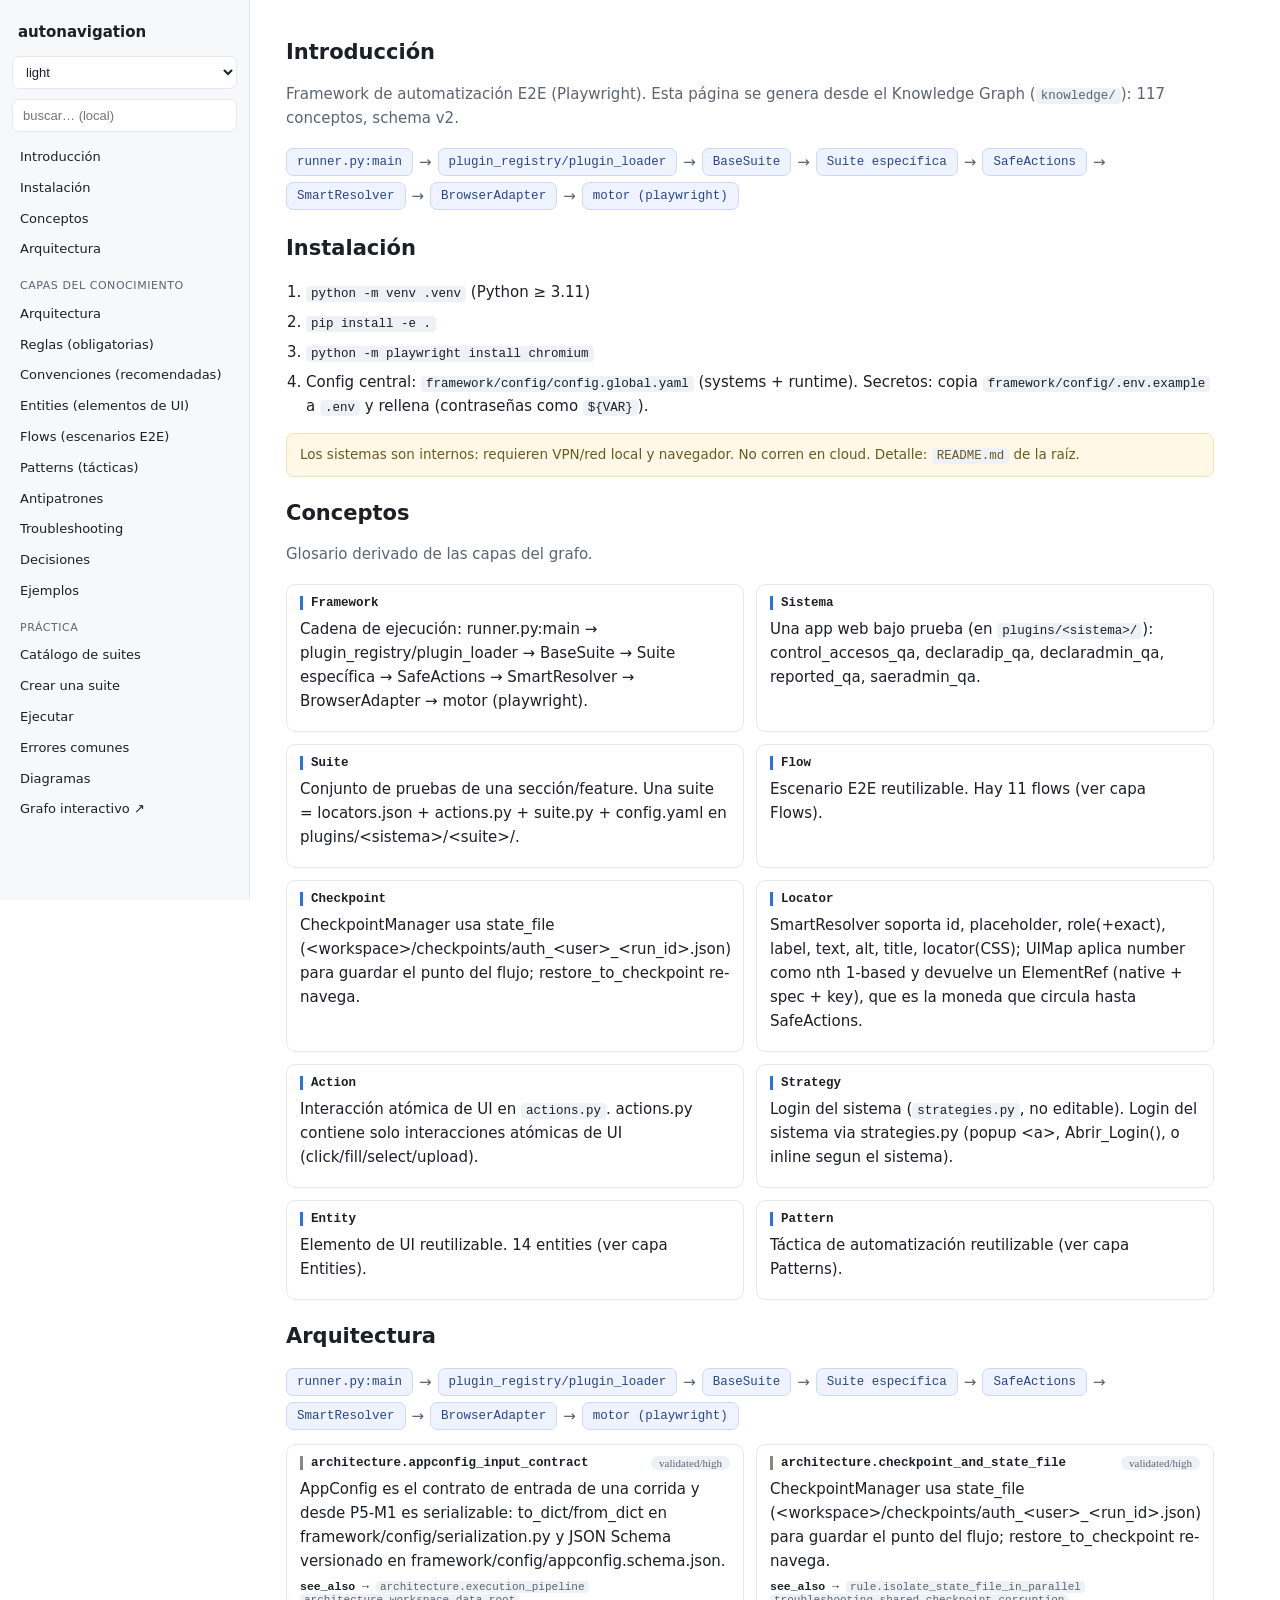
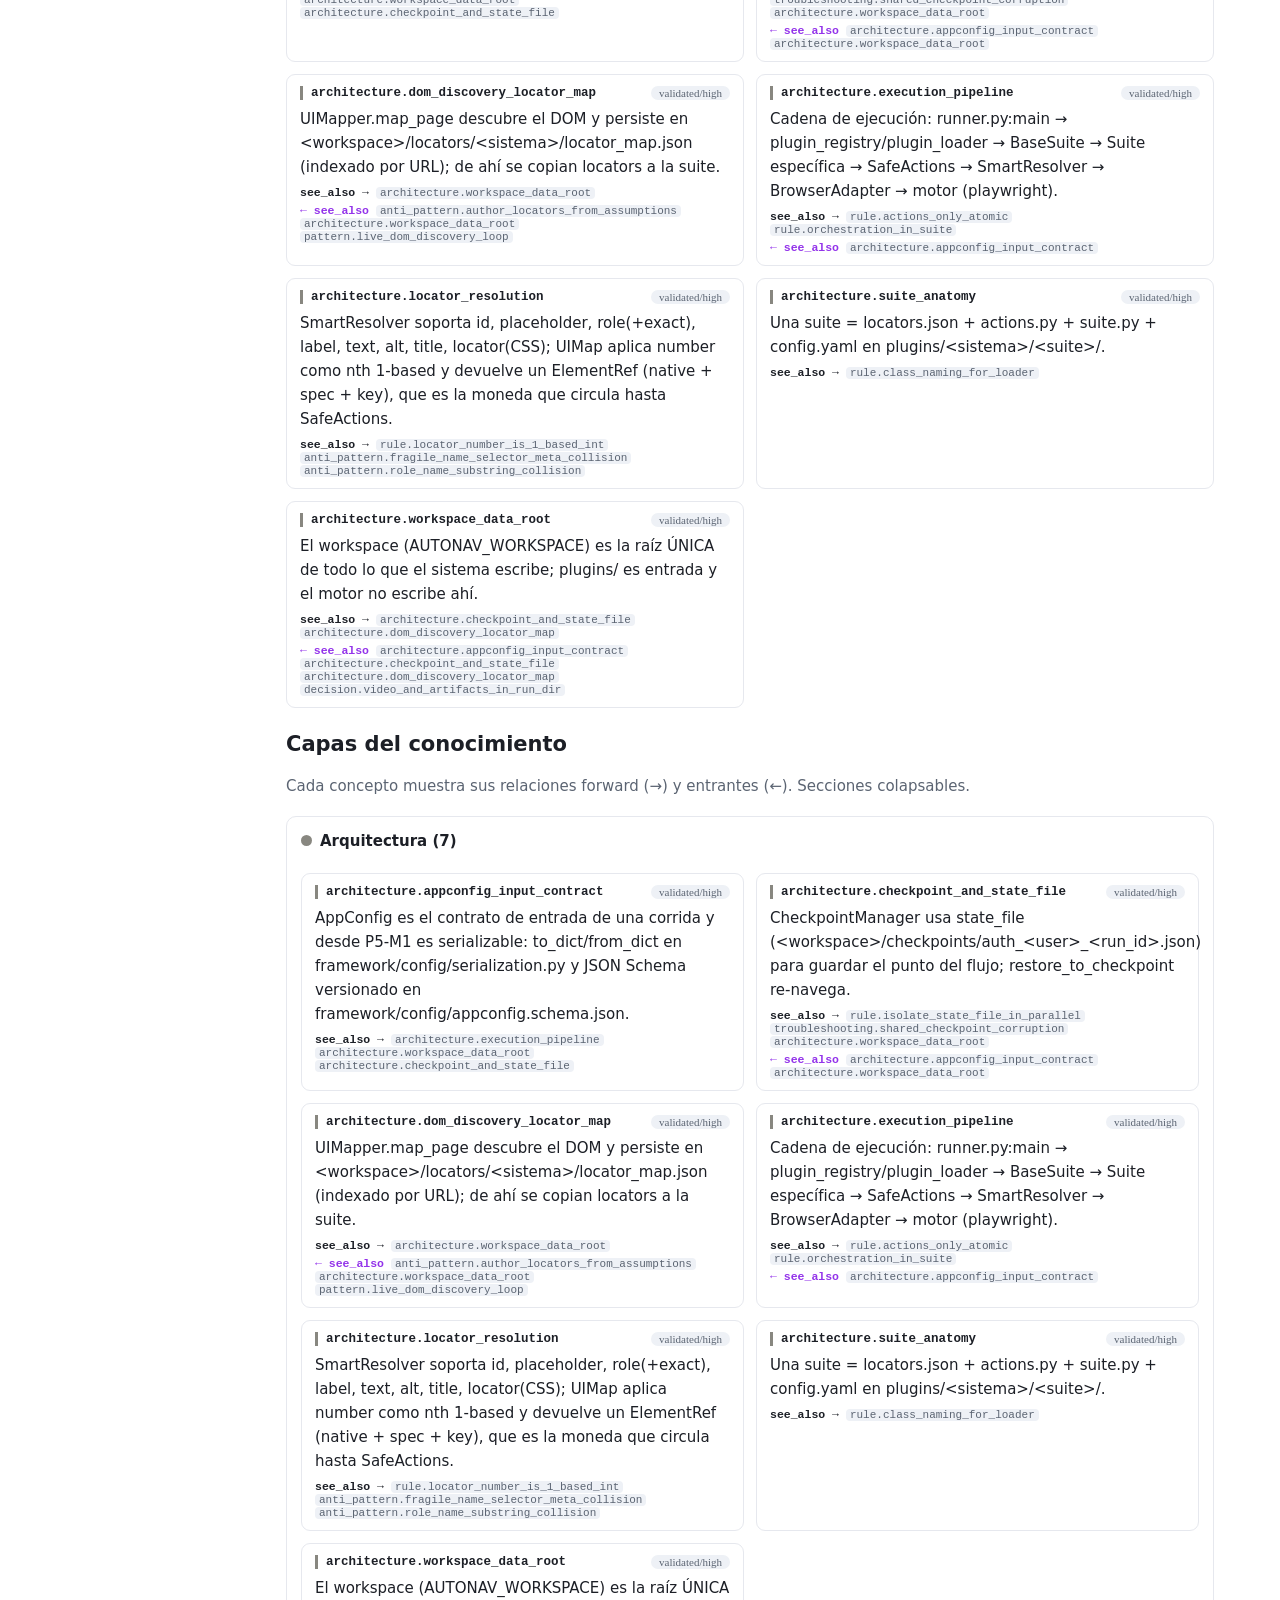
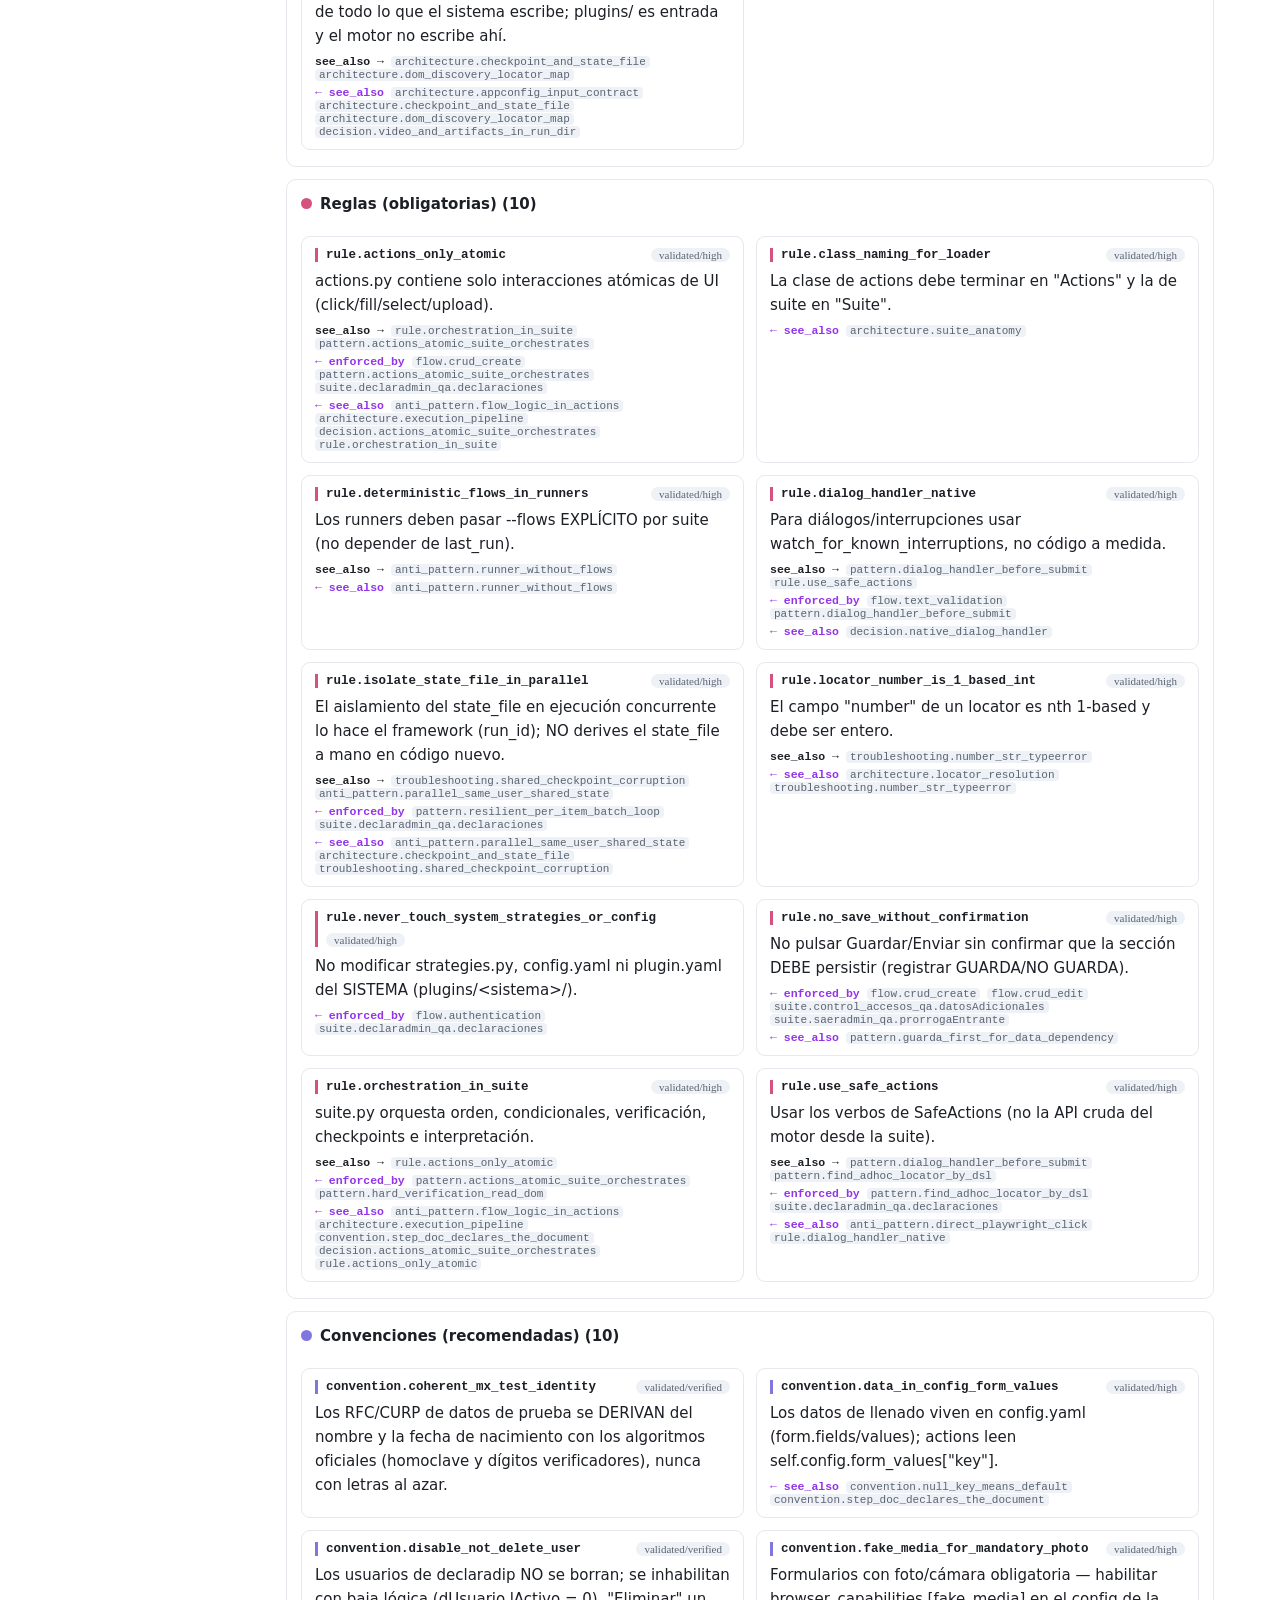
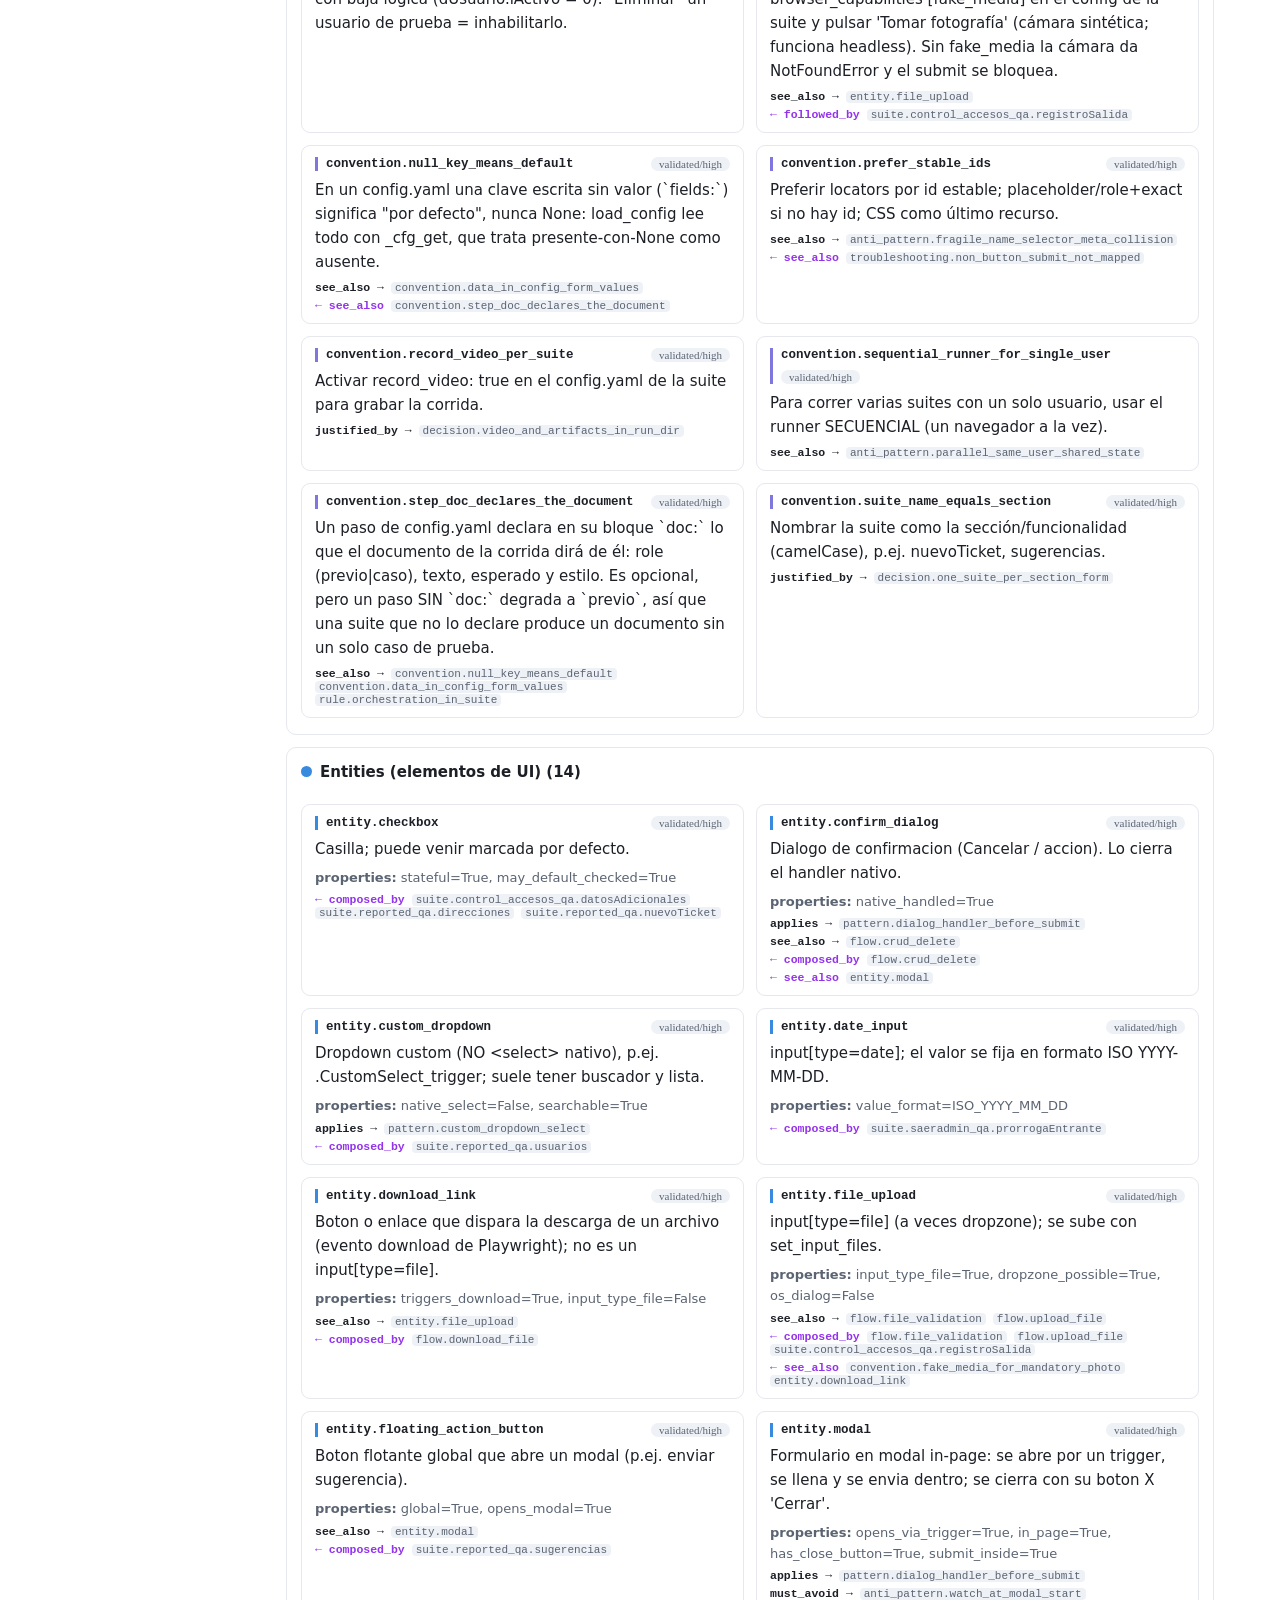
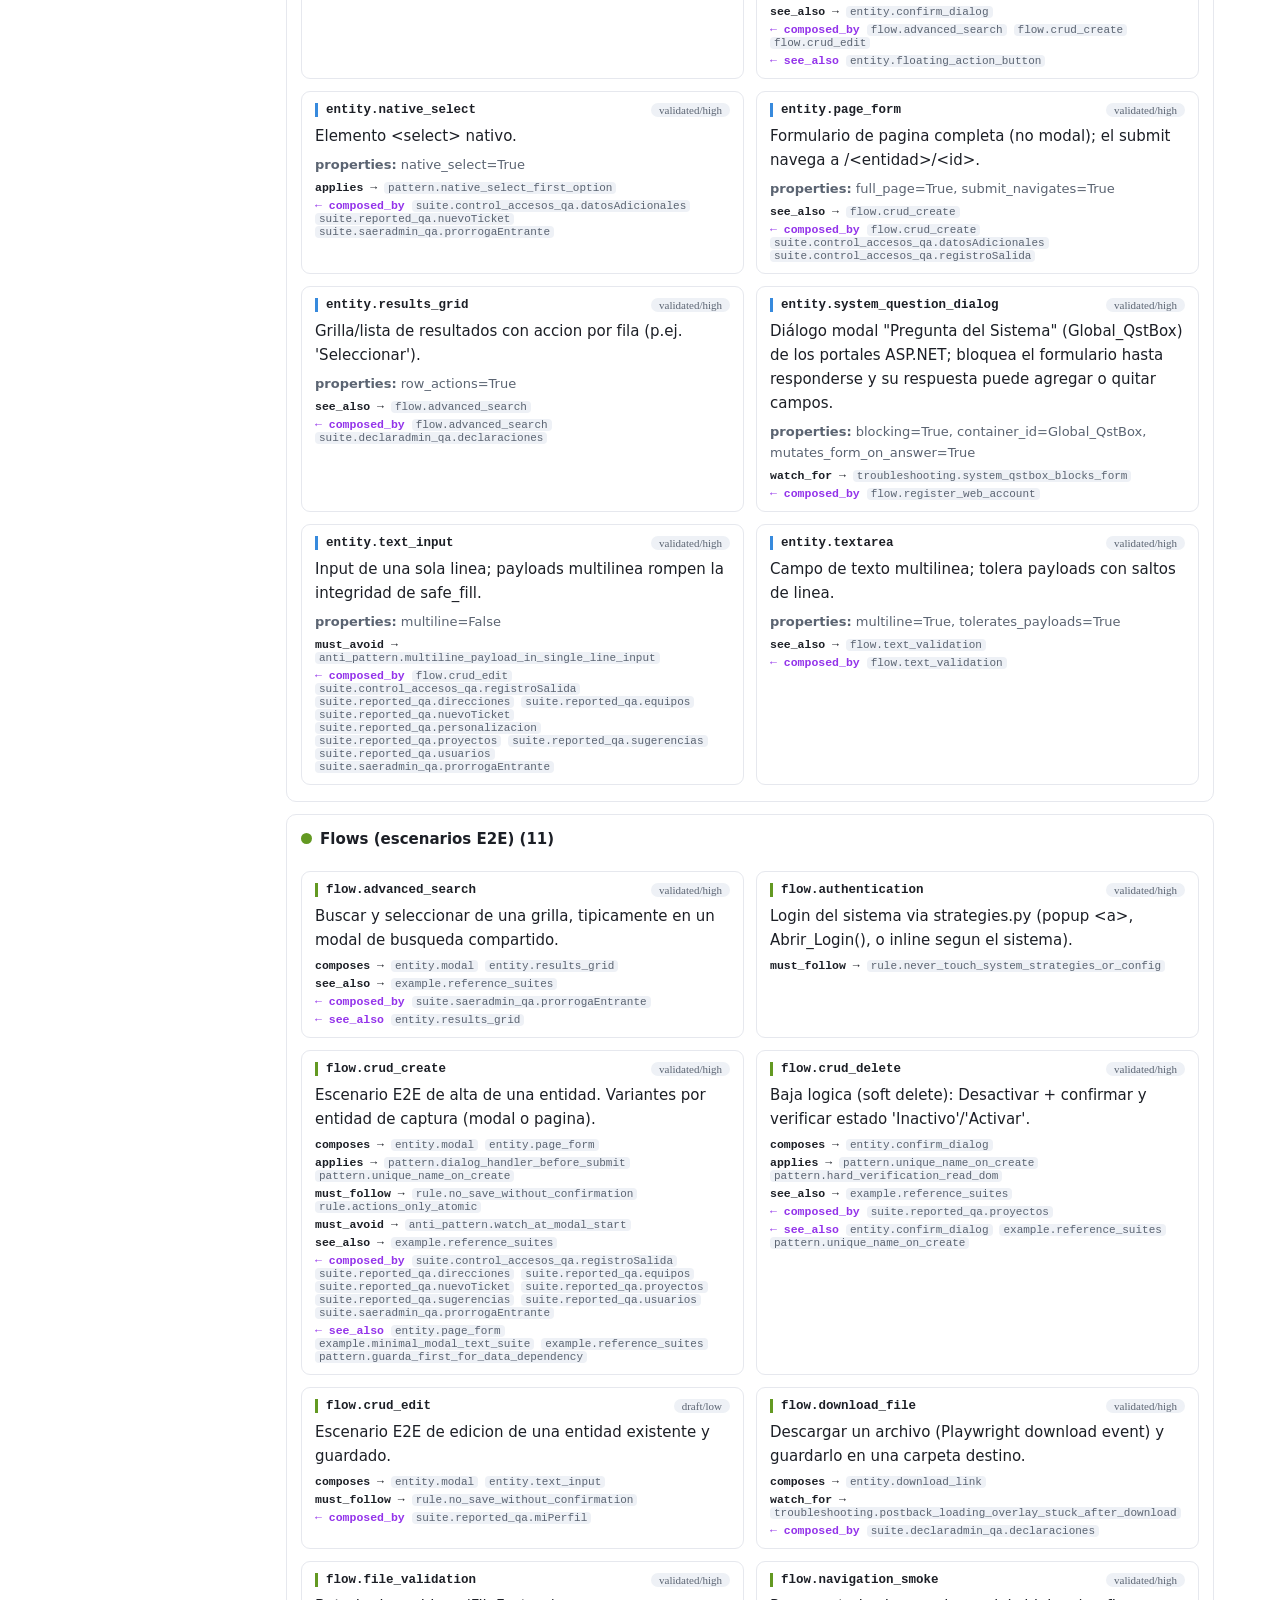
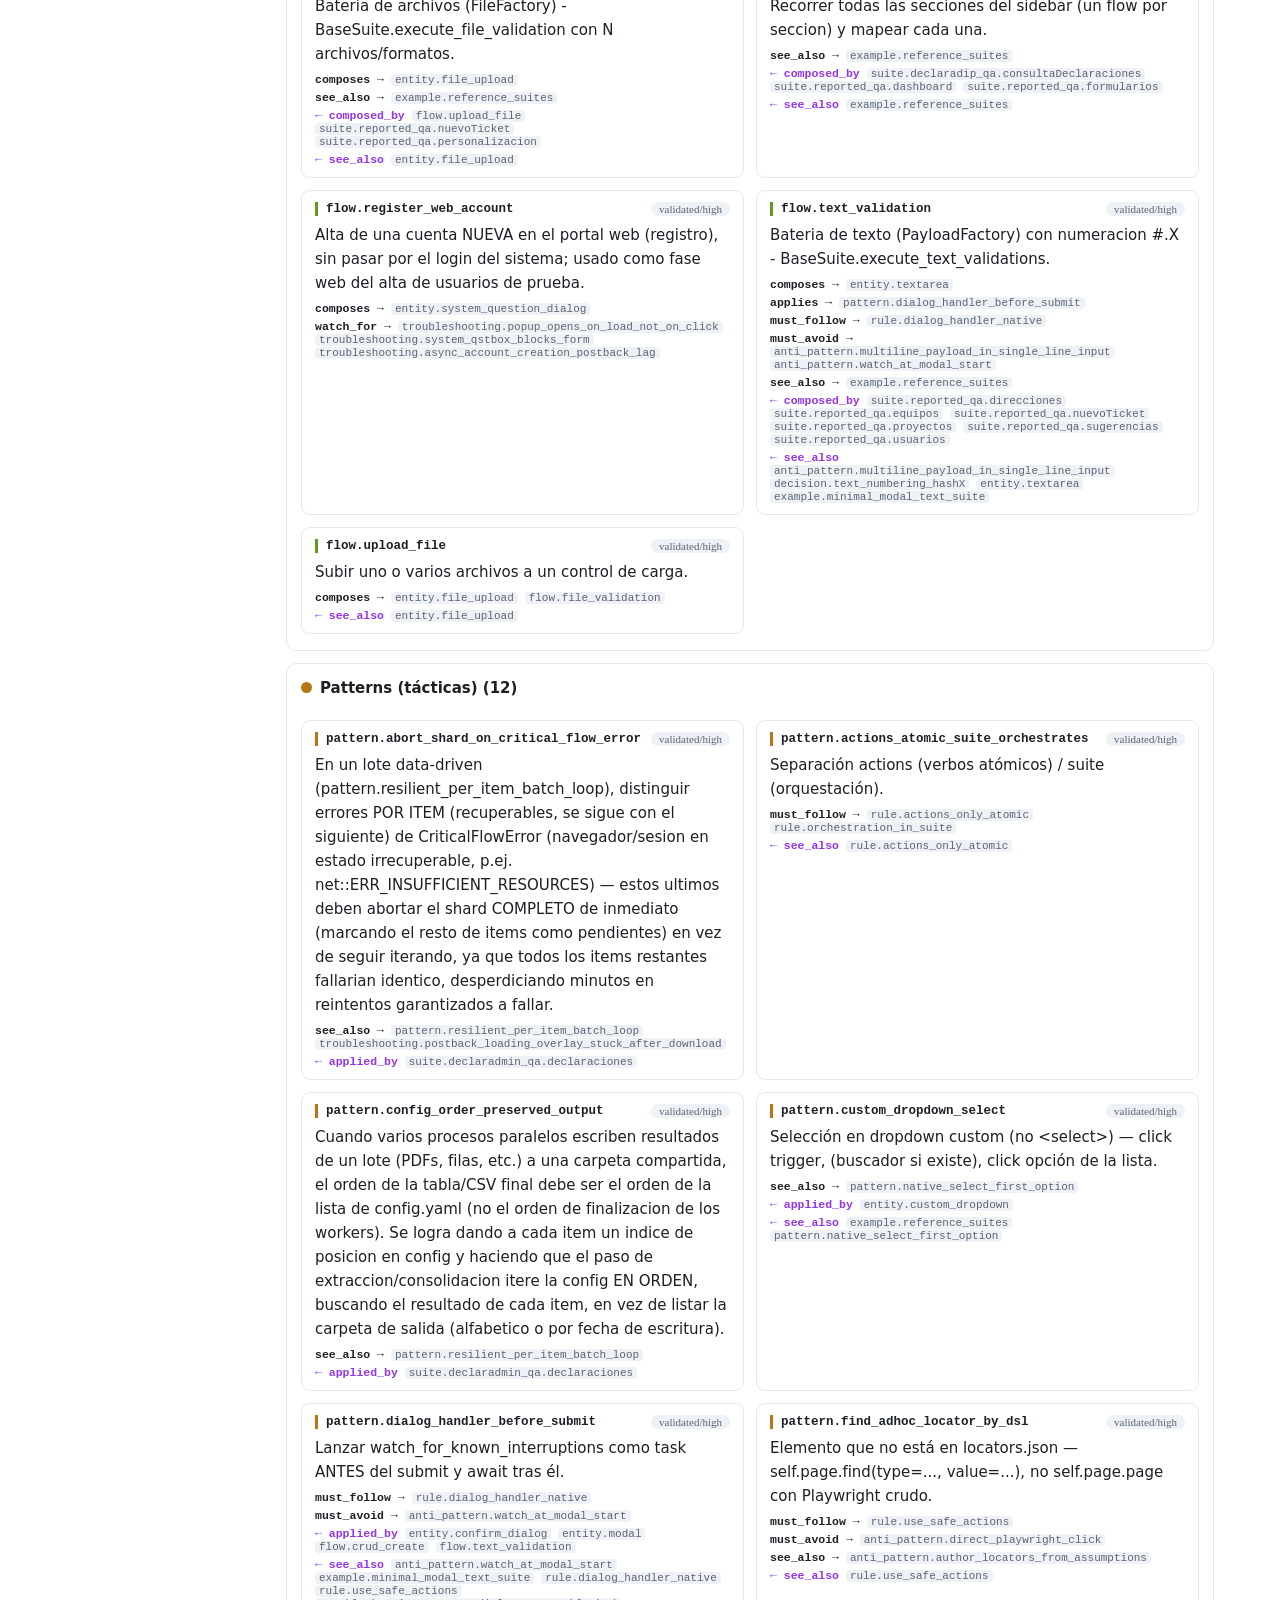
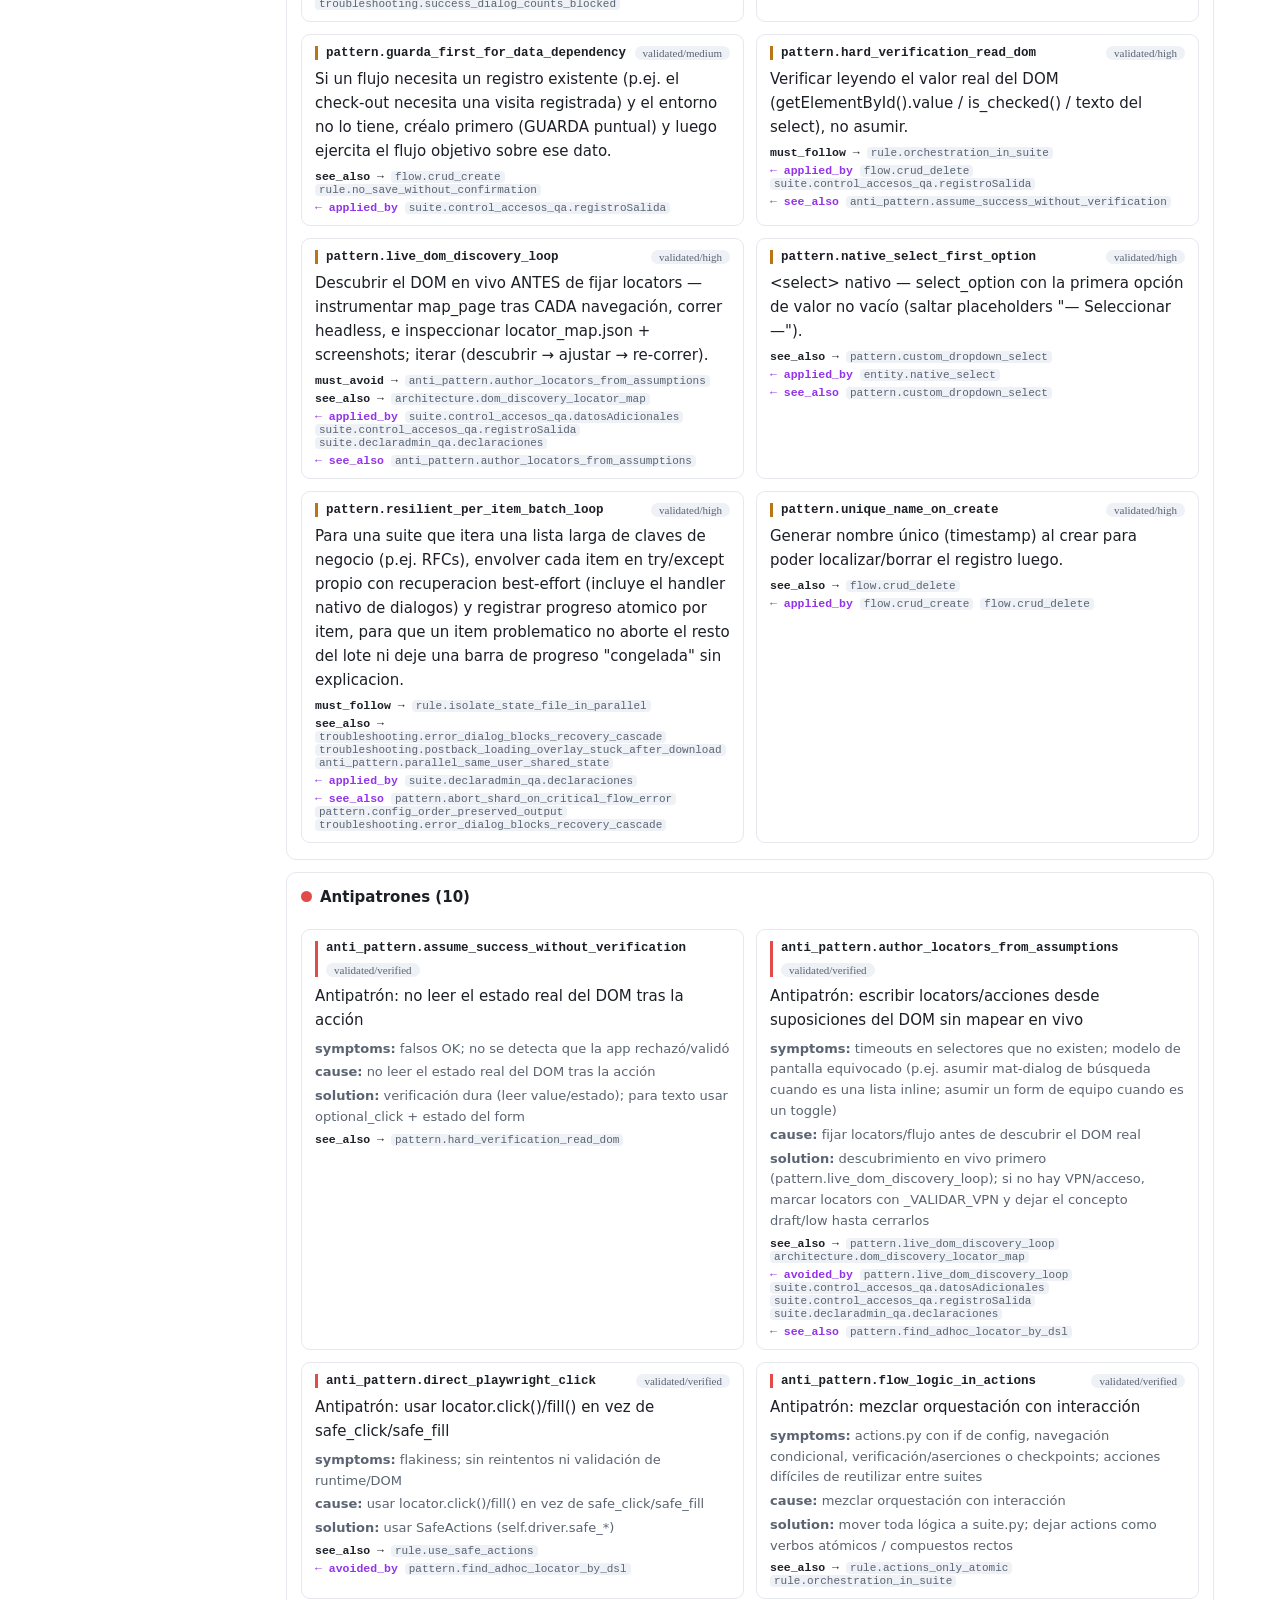
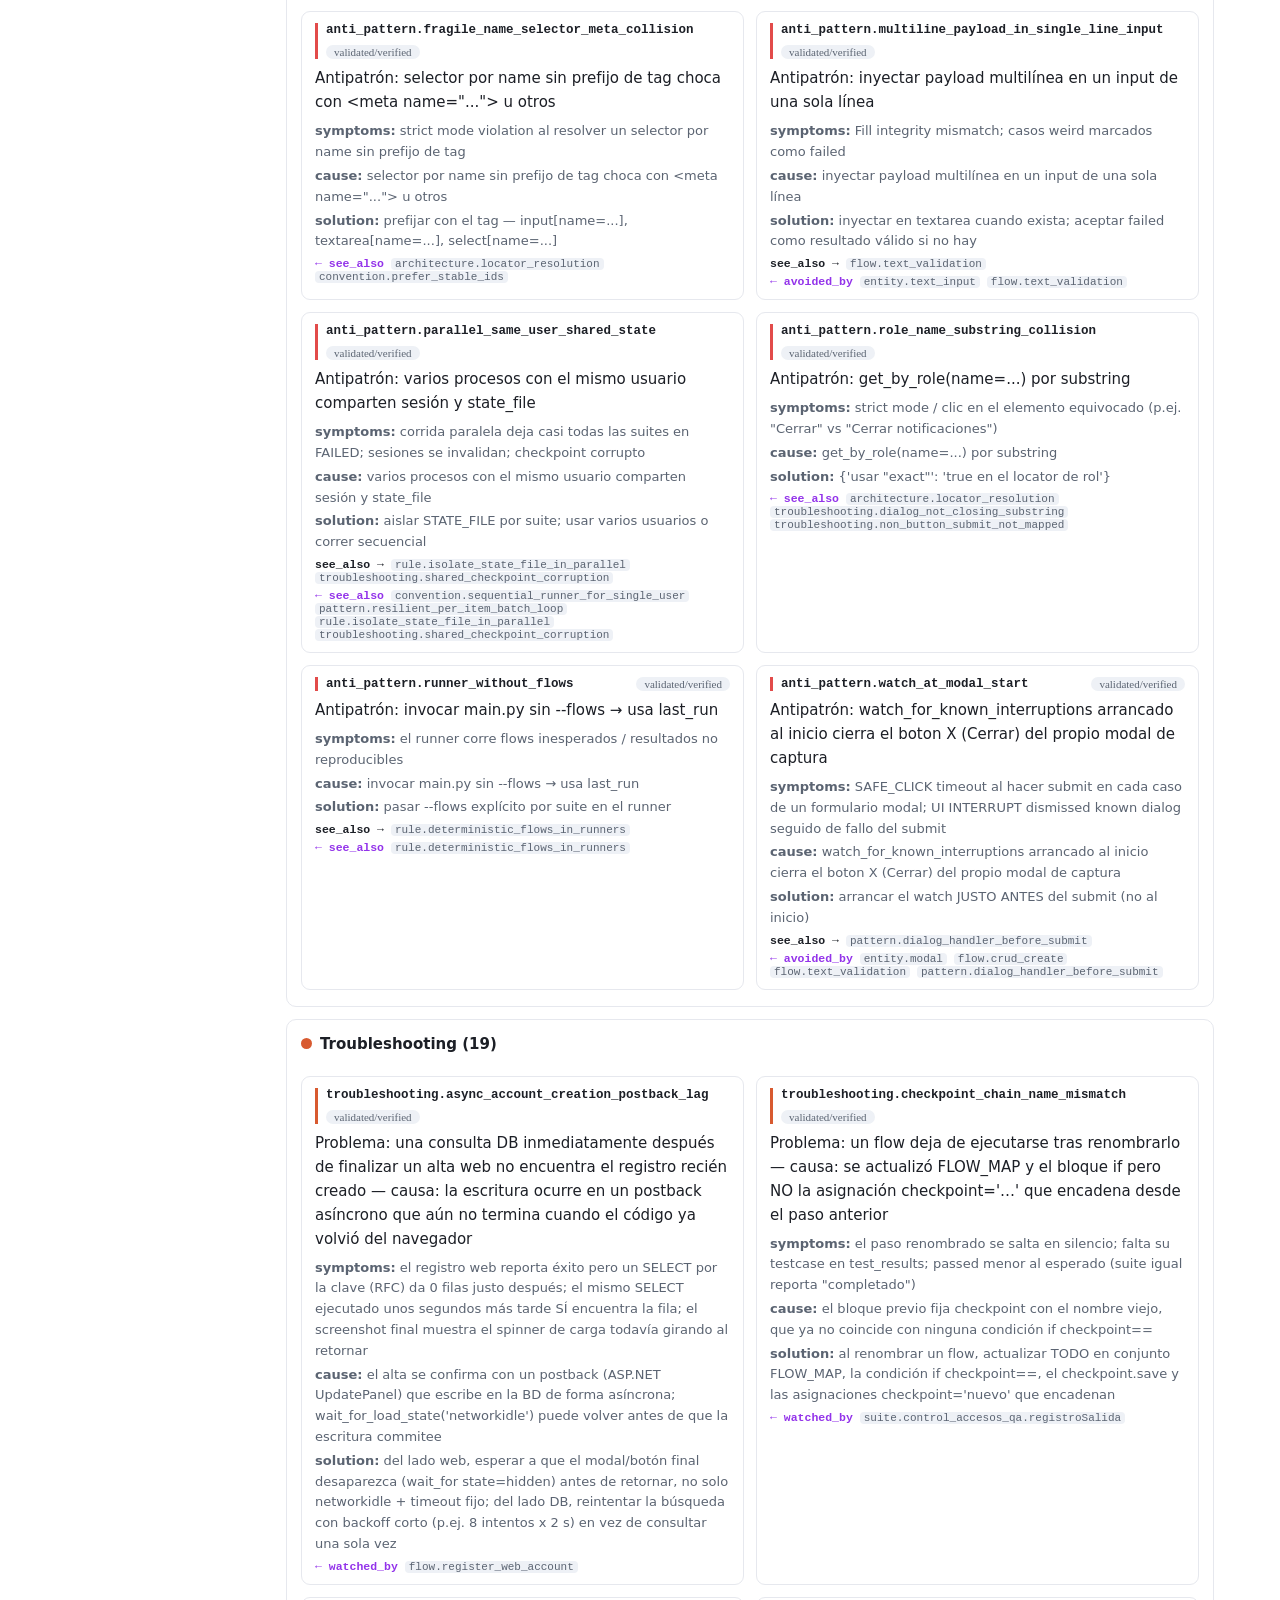
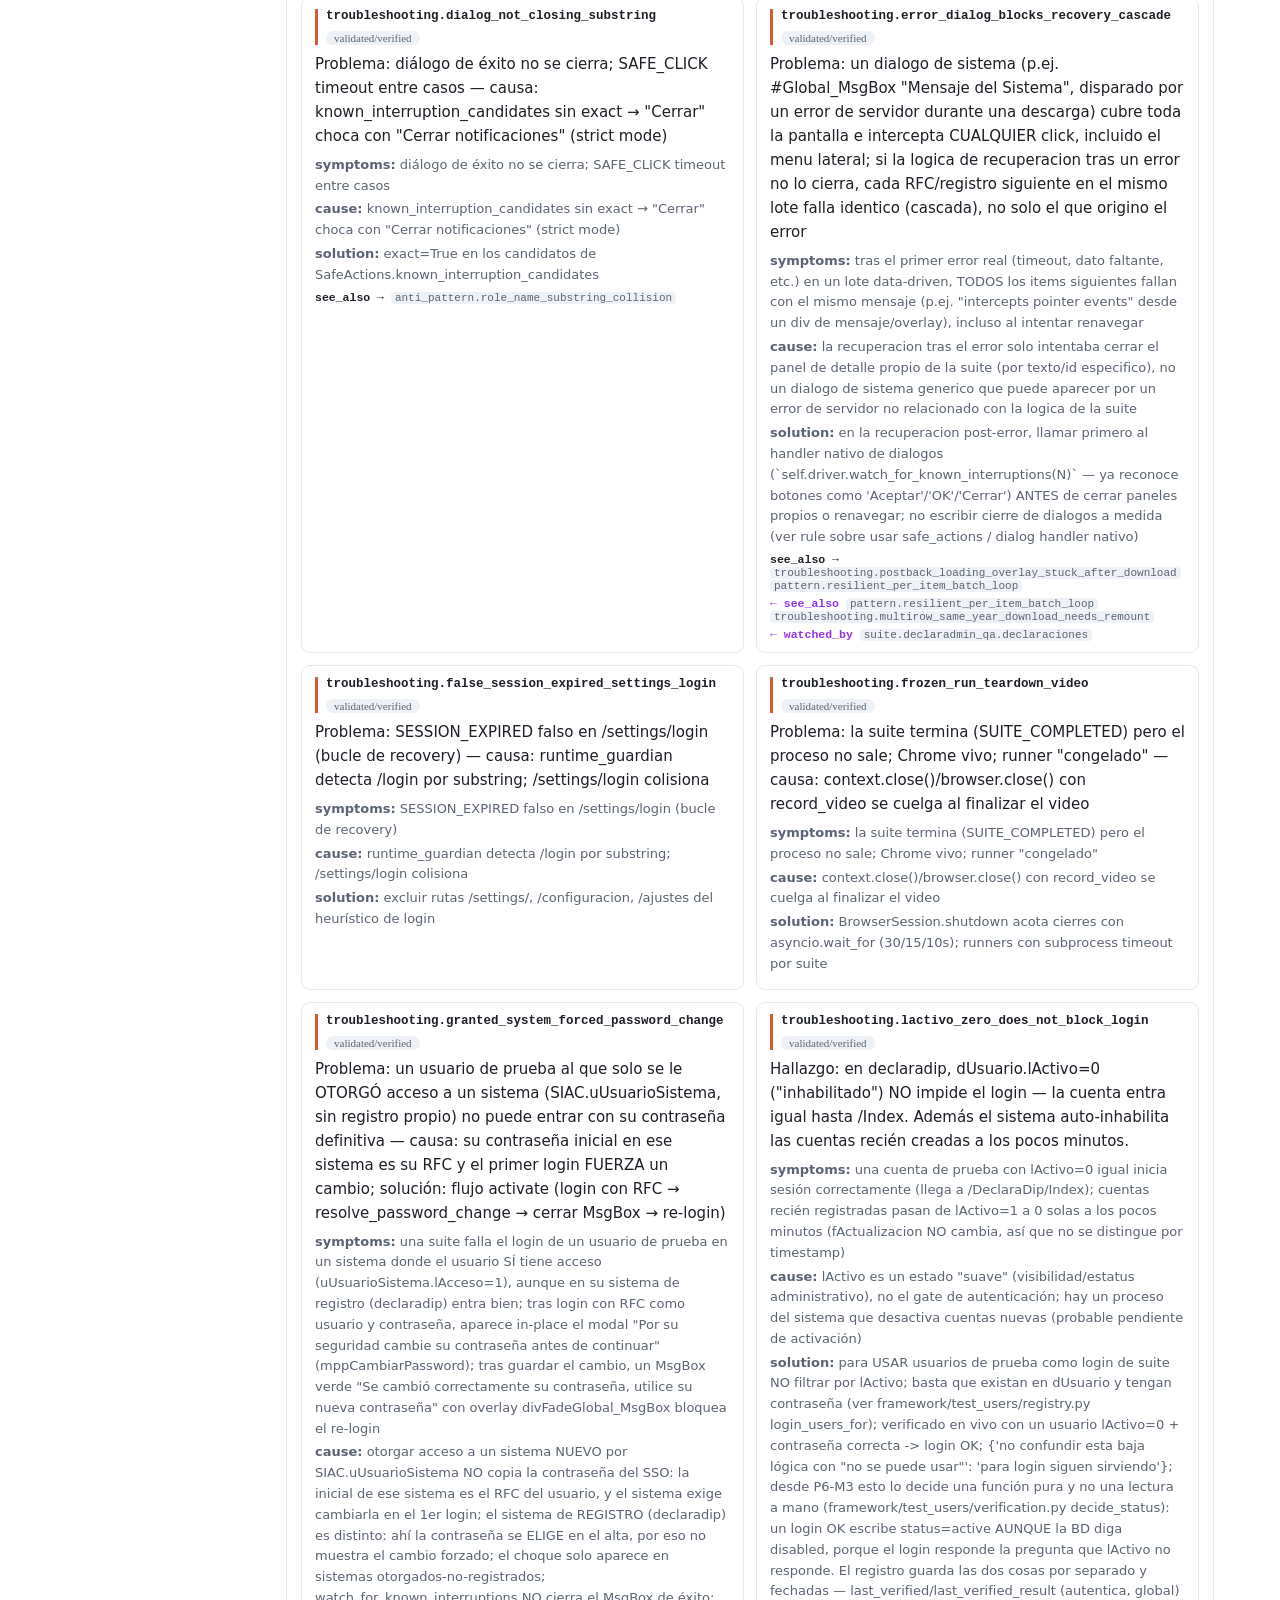
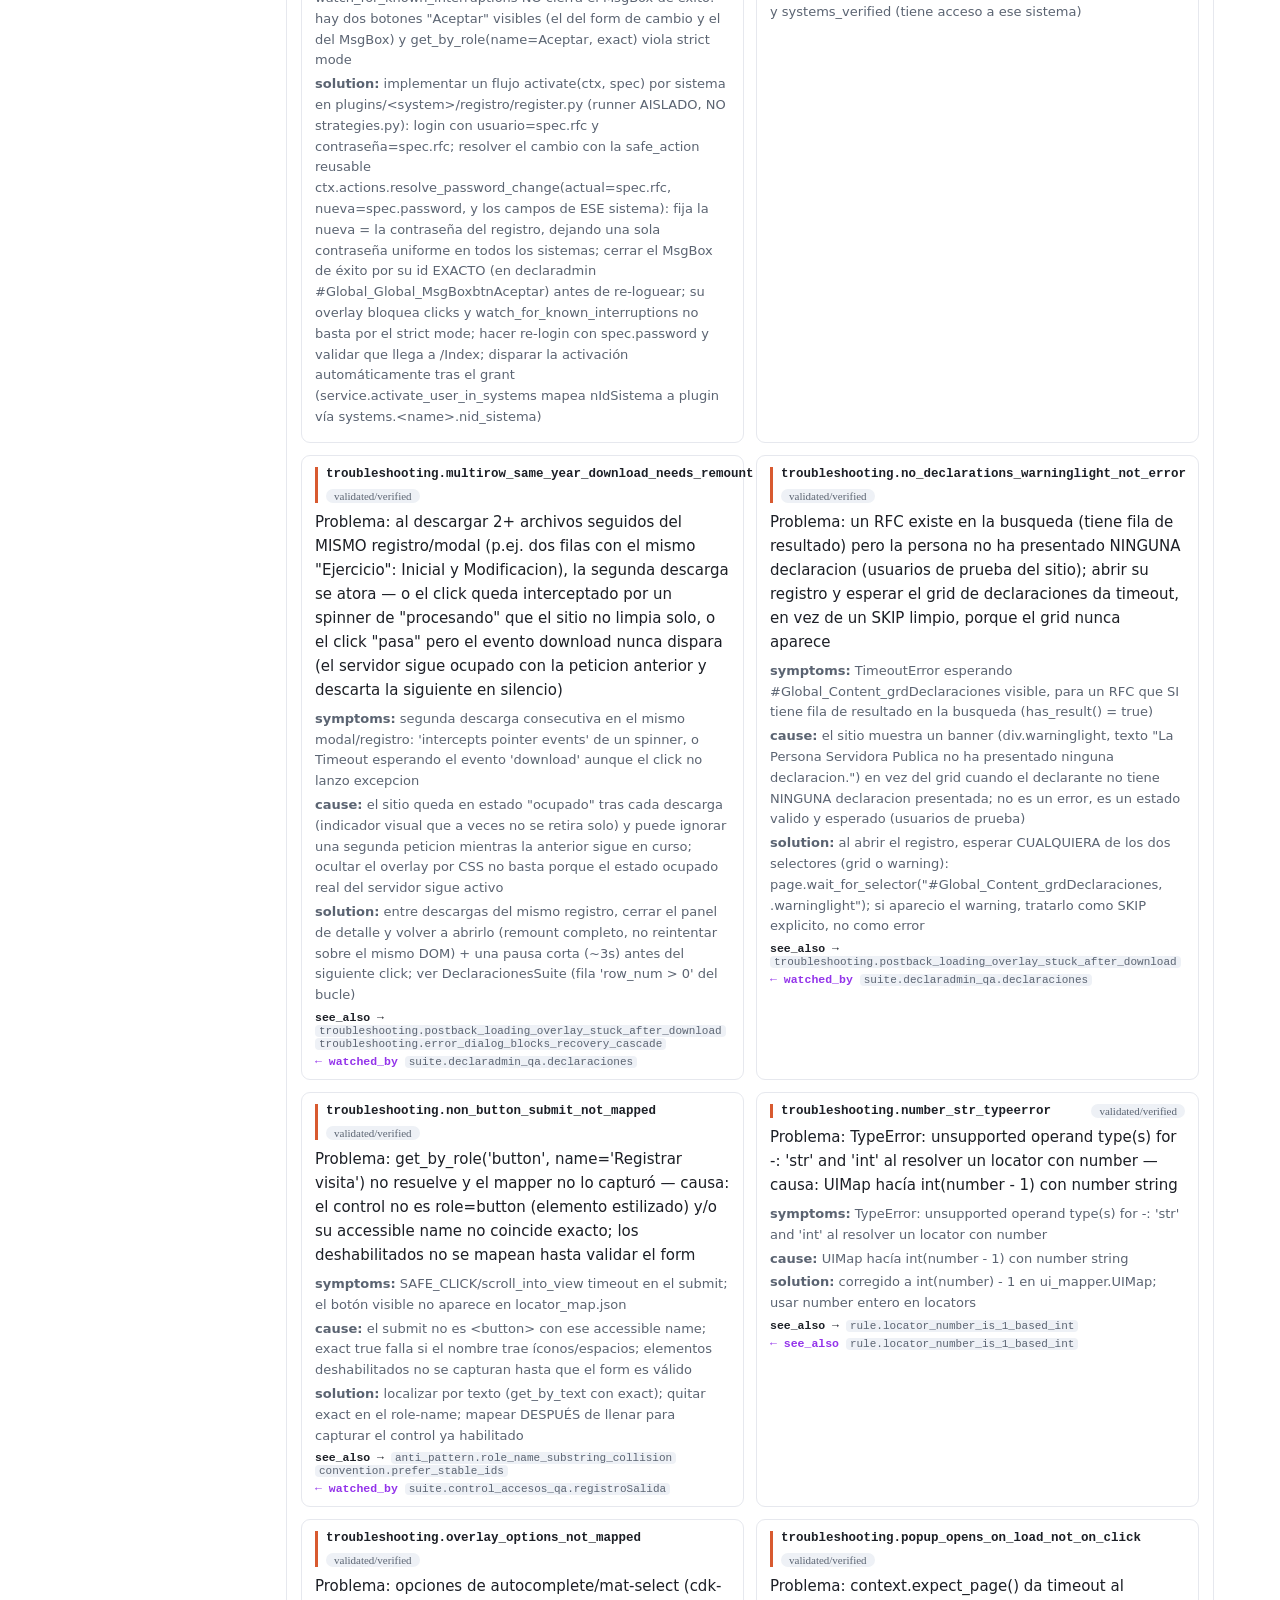
<file: index.html>
<!DOCTYPE html><html lang="es"><head><meta charset="utf-8">
<title>autonavigation — docs</title>
<meta http-equiv="refresh" content="0; url=tutorial.html"></head>
<body><p><a href="tutorial.html">Ir al tutorial</a> · <a href="graph.html">Grafo</a></p></body></html>
</file>
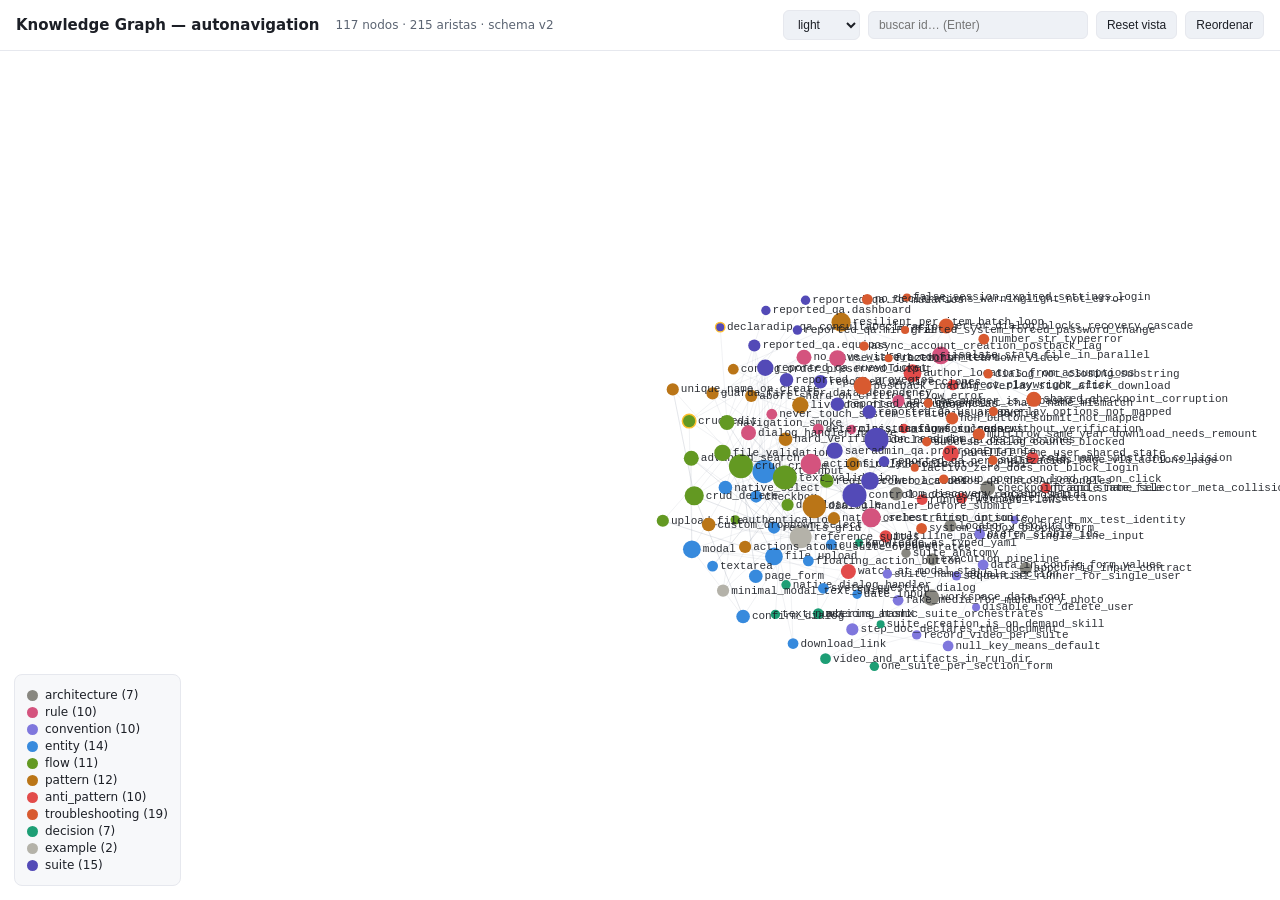
<file: graph.html>
<!DOCTYPE html>
<html lang="es">
<head>
<meta charset="utf-8">
<meta name="viewport" content="width=device-width, initial-scale=1">
<title>Knowledge Graph — autonavigation</title>
<style>
/* ---- tokens (fallback; themes.css los redefine por tema) ---- */
:root{
  --bg:#0f1115; --fg:#e6e9ef; --mut:#8b93a7; --line:#272c37;
  --accent:#6ea8fe; --side:#171a21; --card:#1c2130; --code:#222734;
  --t-architecture:#9aa0a6; --t-rule:#f06292; --t-convention:#ba68c8; --t-entity:#4fc3f7;
  --t-flow:#66bb6a; --t-pattern:#ffb74d; --t-anti_pattern:#ef5350; --t-troubleshooting:#ff8a65;
  --t-decision:#fff176; --t-example:#a1887f; --t-suite:#7e57c2;
}
*{box-sizing:border-box}
html,body{margin:0;height:100%;background:var(--bg);color:var(--fg);
  font-family:ui-sans-serif,system-ui,Segoe UI,Roboto,Arial,sans-serif}

/* ---- layout ---- */
#app{display:flex;flex-direction:column;height:100vh}
#main{flex:1;display:flex;min-height:0;position:relative}

/* ---- header / toolbar ---- */
header{padding:10px 16px;border-bottom:1px solid var(--line);display:flex;gap:16px;align-items:center;flex-wrap:wrap}
header h1{font-size:15px;margin:0;font-weight:600}
header .meta{color:var(--mut);font-size:12px}
#toolbar{display:flex;gap:8px;align-items:center;flex-wrap:wrap;margin-left:auto}
#search,#theme,button{background:var(--code);border:1px solid var(--line);color:var(--fg);border-radius:6px;padding:6px 10px;font-size:12px}
#search{width:220px}
button{cursor:pointer}
button:hover,#theme:hover{border-color:var(--accent)}

/* ---- canvas ---- */
#cv{flex:1;display:block;cursor:grab}
#cv:active{cursor:grabbing}

/* ---- side panel ---- */
#side{width:330px;border-left:1px solid var(--line);background:var(--side);padding:14px;overflow:auto;font-size:13px}
#side h2{font-size:14px;margin:0 0 4px}
#side .id{font-family:ui-monospace,Consolas,monospace;font-size:12px;color:var(--accent);word-break:break-all}
#side .tag{display:inline-block;font-size:11px;padding:1px 7px;border-radius:10px;border:1px solid var(--line);margin:6px 6px 0 0}
#side .rel{margin-top:10px}
#side .rel b{color:var(--mut);font-weight:600;font-size:11px;text-transform:uppercase;letter-spacing:.04em}
#side a{color:var(--accent);text-decoration:none;cursor:pointer;display:block;font-family:ui-monospace,Consolas,monospace;font-size:12px;padding:1px 0}
#side a:hover{text-decoration:underline}
.hint{color:var(--mut);font-size:11px;margin-top:6px}

/* ---- leyenda ---- */
#legend{position:absolute;left:14px;bottom:14px;background:var(--side);border:1px solid var(--line);
  border-radius:8px;padding:10px 12px;font-size:12px;max-width:240px}
#legend .row{display:flex;align-items:center;gap:7px;margin:3px 0;cursor:pointer;user-select:none}
#legend .row.off{opacity:.35}
#legend .dot{width:11px;height:11px;border-radius:50%}
</style>
<link rel="stylesheet" href="themes.css">
</head>
<body>
<div id="app">
  <!-- ============ HEADER / TOOLBAR ============ -->
  <header>
    <h1>Knowledge Graph — autonavigation</h1>
    <span class="meta" id="meta"></span>
    <div id="toolbar">
      <select id="theme" title="Tema (compartido con el tutorial)"><option value="light">light</option><option value="dark">dark</option><option value="sepia">sepia</option><option value="aurora">aurora</option></select>
      <input id="search" placeholder="buscar id… (Enter)" autocomplete="off">
      <button id="reset">Reset vista</button>
      <button id="reheat">Reordenar</button>
    </div>
  </header>
  <!-- ============ MAIN: canvas + panel + leyenda ============ -->
  <div id="main">
    <canvas id="cv"></canvas>
    <div id="legend"></div>
    <aside id="side"><p class="hint">Clic en un nodo para ver sus relaciones. Rueda = zoom · arrastra fondo = mover · arrastra nodo = fijar.</p></aside>
  </div>
</div>
<script>
/* ---- 1. DATA (inyectada por build_graph_html.py) ---- */
const DATA = {"nodes": [{"id": "anti_pattern.assume_success_without_verification", "type": "anti_pattern", "name": "assume_success_without_verification", "description": "Antipatrón: no leer el estado real del DOM tras la acción", "status": "validated", "confidence": "verified", "version": null, "last_validated": "2026-06-17", "path": "knowledge/antipatterns/assume_success_without_verification.yaml"}, {"id": "anti_pattern.author_locators_from_assumptions", "type": "anti_pattern", "name": "author_locators_from_assumptions", "description": "Antipatrón: escribir locators/acciones desde suposiciones del DOM sin mapear en vivo", "status": "validated", "confidence": "verified", "version": null, "last_validated": "2026-06-26", "path": "knowledge/antipatterns/author_locators_from_assumptions.yaml"}, {"id": "anti_pattern.direct_playwright_click", "type": "anti_pattern", "name": "direct_playwright_click", "description": "Antipatrón: usar locator.click()/fill() en vez de safe_click/safe_fill", "status": "validated", "confidence": "verified", "version": null, "last_validated": "2026-06-17", "path": "knowledge/antipatterns/direct_playwright_click.yaml"}, {"id": "anti_pattern.flow_logic_in_actions", "type": "anti_pattern", "name": "flow_logic_in_actions", "description": "Antipatrón: mezclar orquestación con interacción", "status": "validated", "confidence": "verified", "version": null, "last_validated": "2026-06-17", "path": "knowledge/antipatterns/flow_logic_in_actions.yaml"}, {"id": "anti_pattern.fragile_name_selector_meta_collision", "type": "anti_pattern", "name": "fragile_name_selector_meta_collision", "description": "Antipatrón: selector por name sin prefijo de tag choca con <meta name=\"...\"> u otros", "status": "validated", "confidence": "verified", "version": null, "last_validated": "2026-06-17", "path": "knowledge/antipatterns/fragile_name_selector_meta_collision.yaml"}, {"id": "anti_pattern.multiline_payload_in_single_line_input", "type": "anti_pattern", "name": "multiline_payload_in_single_line_input", "description": "Antipatrón: inyectar payload multilínea en un input de una sola línea", "status": "validated", "confidence": "verified", "version": null, "last_validated": "2026-06-17", "path": "knowledge/antipatterns/multiline_payload_in_single_line_input.yaml"}, {"id": "anti_pattern.parallel_same_user_shared_state", "type": "anti_pattern", "name": "parallel_same_user_shared_state", "description": "Antipatrón: varios procesos con el mismo usuario comparten sesión y state_file", "status": "validated", "confidence": "verified", "version": null, "last_validated": "2026-06-17", "path": "knowledge/antipatterns/parallel_same_user_shared_state.yaml"}, {"id": "anti_pattern.role_name_substring_collision", "type": "anti_pattern", "name": "role_name_substring_collision", "description": "Antipatrón: get_by_role(name=...) por substring", "status": "validated", "confidence": "verified", "version": null, "last_validated": "2026-06-17", "path": "knowledge/antipatterns/role_name_substring_collision.yaml"}, {"id": "anti_pattern.runner_without_flows", "type": "anti_pattern", "name": "runner_without_flows", "description": "Antipatrón: invocar main.py sin --flows → usa last_run", "status": "validated", "confidence": "verified", "version": null, "last_validated": "2026-06-17", "path": "knowledge/antipatterns/runner_without_flows.yaml"}, {"id": "anti_pattern.watch_at_modal_start", "type": "anti_pattern", "name": "watch_at_modal_start", "description": "Antipatrón: watch_for_known_interruptions arrancado al inicio cierra el boton X (Cerrar) del propio modal de captura", "status": "validated", "confidence": "verified", "version": null, "last_validated": "2026-06-17", "path": "knowledge/antipatterns/watch_at_modal_start.yaml"}, {"id": "architecture.appconfig_input_contract", "type": "architecture", "name": "appconfig_input_contract", "description": "AppConfig es el contrato de entrada de una corrida y desde P5-M1 es serializable: to_dict/from_dict en framework/config/serialization.py y JSON Schema versionado en framework/config/appconfig.schema.json.", "status": "validated", "confidence": "high", "version": null, "last_validated": "2026-08-11", "path": "knowledge/architecture/appconfig_input_contract.yaml"}, {"id": "architecture.checkpoint_and_state_file", "type": "architecture", "name": "checkpoint_and_state_file", "description": "CheckpointManager usa state_file (<workspace>/checkpoints/auth_<user>_<run_id>.json) para guardar el punto del flujo; restore_to_checkpoint re-navega.", "status": "validated", "confidence": "high", "version": null, "last_validated": "2026-08-04", "path": "knowledge/architecture/checkpoint_and_state_file.yaml"}, {"id": "architecture.dom_discovery_locator_map", "type": "architecture", "name": "dom_discovery_locator_map", "description": "UIMapper.map_page descubre el DOM y persiste en <workspace>/locators/<sistema>/locator_map.json (indexado por URL); de ahí se copian locators a la suite.", "status": "validated", "confidence": "high", "version": null, "last_validated": "2026-08-04", "path": "knowledge/architecture/dom_discovery_locator_map.yaml"}, {"id": "architecture.execution_pipeline", "type": "architecture", "name": "execution_pipeline", "description": "Cadena de ejecución: runner.py:main → plugin_registry/plugin_loader → BaseSuite → Suite específica → SafeActions → SmartResolver → BrowserAdapter → motor (playwright).", "status": "validated", "confidence": "high", "version": null, "last_validated": "2026-08-11", "path": "knowledge/architecture/execution_pipeline.yaml"}, {"id": "architecture.locator_resolution", "type": "architecture", "name": "locator_resolution", "description": "SmartResolver soporta id, placeholder, role(+exact), label, text, alt, title, locator(CSS); UIMap aplica number como nth 1-based y devuelve un ElementRef (native + spec + key), que es la moneda que circula hasta SafeActions.", "status": "validated", "confidence": "high", "version": null, "last_validated": "2026-08-10", "path": "knowledge/architecture/locator_resolution.yaml"}, {"id": "architecture.suite_anatomy", "type": "architecture", "name": "suite_anatomy", "description": "Una suite = locators.json + actions.py + suite.py + config.yaml en plugins/<sistema>/<suite>/.", "status": "validated", "confidence": "high", "version": null, "last_validated": "2026-08-12", "path": "knowledge/architecture/suite_anatomy.yaml"}, {"id": "architecture.workspace_data_root", "type": "architecture", "name": "workspace_data_root", "description": "El workspace (AUTONAV_WORKSPACE) es la raíz ÚNICA de todo lo que el sistema escribe; plugins/ es entrada y el motor no escribe ahí.", "status": "validated", "confidence": "high", "version": null, "last_validated": "2026-08-04", "path": "knowledge/architecture/workspace_data_root.yaml"}, {"id": "convention.coherent_mx_test_identity", "type": "convention", "name": "coherent_mx_test_identity", "description": "Los RFC/CURP de datos de prueba se DERIVAN del nombre y la fecha de nacimiento con los algoritmos oficiales (homoclave y dígitos verificadores), nunca con letras al azar.", "status": "validated", "confidence": "verified", "version": null, "last_validated": "2026-07-24", "path": "knowledge/conventions/coherent_mx_test_identity.yaml"}, {"id": "convention.data_in_config_form_values", "type": "convention", "name": "data_in_config_form_values", "description": "Los datos de llenado viven en config.yaml (form.fields/values); actions leen self.config.form_values[\"key\"].", "status": "validated", "confidence": "high", "version": null, "last_validated": "2026-06-17", "path": "knowledge/conventions/data_in_config_form_values.yaml"}, {"id": "convention.disable_not_delete_user", "type": "convention", "name": "disable_not_delete_user", "description": "Los usuarios de declaradip NO se borran; se inhabilitan con baja lógica (dUsuario.lActivo = 0). \"Eliminar\" un usuario de prueba = inhabilitarlo.", "status": "validated", "confidence": "verified", "version": null, "last_validated": "2026-07-24", "path": "knowledge/conventions/disable_not_delete_user.yaml"}, {"id": "convention.fake_media_for_mandatory_photo", "type": "convention", "name": "fake_media_for_mandatory_photo", "description": "Formularios con foto/cámara obligatoria — habilitar browser_capabilities [fake_media] en el config de la suite y pulsar 'Tomar fotografía' (cámara sintética; funciona headless). Sin fake_media la cámara da NotFoundError y el submit se bloquea.", "status": "validated", "confidence": "high", "version": null, "last_validated": "2026-06-26", "path": "knowledge/conventions/fake_media_for_mandatory_photo.yaml"}, {"id": "convention.null_key_means_default", "type": "convention", "name": "null_key_means_default", "description": "En un config.yaml una clave escrita sin valor (`fields:`) significa \"por defecto\", nunca None: load_config lee todo con _cfg_get, que trata presente-con-None como ausente.", "status": "validated", "confidence": "high", "version": null, "last_validated": "2026-08-05", "path": "knowledge/conventions/null_key_means_default.yaml"}, {"id": "convention.prefer_stable_ids", "type": "convention", "name": "prefer_stable_ids", "description": "Preferir locators por id estable; placeholder/role+exact si no hay id; CSS como último recurso.", "status": "validated", "confidence": "high", "version": null, "last_validated": "2026-06-17", "path": "knowledge/conventions/prefer_stable_ids.yaml"}, {"id": "convention.record_video_per_suite", "type": "convention", "name": "record_video_per_suite", "description": "Activar record_video: true en el config.yaml de la suite para grabar la corrida.", "status": "validated", "confidence": "high", "version": null, "last_validated": "2026-06-17", "path": "knowledge/conventions/record_video_per_suite.yaml"}, {"id": "convention.sequential_runner_for_single_user", "type": "convention", "name": "sequential_runner_for_single_user", "description": "Para correr varias suites con un solo usuario, usar el runner SECUENCIAL (un navegador a la vez).", "status": "validated", "confidence": "high", "version": null, "last_validated": "2026-06-17", "path": "knowledge/conventions/sequential_runner_for_single_user.yaml"}, {"id": "convention.step_doc_declares_the_document", "type": "convention", "name": "step_doc_declares_the_document", "description": "Un paso de config.yaml declara en su bloque `doc:` lo que el documento de la corrida dirá de él: role (previo|caso), texto, esperado y estilo. Es opcional, pero un paso SIN `doc:` degrada a `previo`, así que una suite que no lo declare produce un documento sin un solo caso de prueba.", "status": "validated", "confidence": "high", "version": null, "last_validated": "2026-08-17", "path": "knowledge/conventions/step_doc_declares_the_document.yaml"}, {"id": "convention.suite_name_equals_section", "type": "convention", "name": "suite_name_equals_section", "description": "Nombrar la suite como la sección/funcionalidad (camelCase), p.ej. nuevoTicket, sugerencias.", "status": "validated", "confidence": "high", "version": null, "last_validated": "2026-06-17", "path": "knowledge/conventions/suite_name_equals_section.yaml"}, {"id": "decision.actions_atomic_suite_orchestrates", "type": "decision", "name": "actions_atomic_suite_orchestrates", "description": "actions.py solo interacciones atómicas; suite.py orquesta.", "status": "validated", "confidence": "high", "version": null, "last_validated": "2026-06-17", "path": "knowledge/decisions/actions_atomic_suite_orchestrates.yaml"}, {"id": "decision.knowledge_as_typed_yaml", "type": "decision", "name": "knowledge_as_typed_yaml", "description": "El conocimiento operativo se guarda como entradas YAML tipadas en knowledge/ (sección top-level), no como prosa.", "status": "validated", "confidence": "high", "version": null, "last_validated": "2026-06-17", "path": "knowledge/decisions/knowledge_as_typed_yaml.yaml"}, {"id": "decision.native_dialog_handler", "type": "decision", "name": "native_dialog_handler", "description": "Manejar diálogos con watch_for_known_interruptions (handler nativo), no código por diálogo.", "status": "validated", "confidence": "high", "version": null, "last_validated": "2026-06-17", "path": "knowledge/decisions/native_dialog_handler.yaml"}, {"id": "decision.one_suite_per_section_form", "type": "decision", "name": "one_suite_per_section_form", "description": "Una suite por sección/formulario; un formulario nuevo de la sección se anexa como flow.", "status": "validated", "confidence": "high", "version": null, "last_validated": "2026-06-17", "path": "knowledge/decisions/one_suite_per_section_form.yaml"}, {"id": "decision.suite_creation_is_on_demand_skill", "type": "decision", "name": "suite_creation_is_on_demand_skill", "description": "La creación de suites es on-demand vía la skill create-test-suite (Knowledge Architect), no una rutina agendada.", "status": "validated", "confidence": "high", "version": null, "last_validated": "2026-06-17", "path": "knowledge/decisions/suite_creation_is_on_demand_skill.yaml"}, {"id": "decision.text_numbering_hashX", "type": "decision", "name": "text_numbering_hashX", "description": "Numeración", "status": "validated", "confidence": "high", "version": null, "last_validated": "2026-06-17", "path": "knowledge/decisions/text_numbering_hashX.yaml"}, {"id": "decision.video_and_artifacts_in_run_dir", "type": "decision", "name": "video_and_artifacts_in_run_dir", "description": "Video, capturas, documentos y el ZIP de entrega de una corrida viven en <workspace>/artifacts/<sistema>/<suite>/run_<id>/; las capturas por accion, en su subcarpeta evidencia/, y solo se conservan si la corrida cierra ok.", "status": "validated", "confidence": "high", "version": null, "last_validated": "2026-08-18", "path": "knowledge/decisions/video_and_artifacts_in_run_dir.yaml"}, {"id": "entity.checkbox", "type": "entity", "name": "checkbox", "description": "Casilla; puede venir marcada por defecto.", "status": "validated", "confidence": "high", "version": null, "last_validated": "2026-06-17", "path": "knowledge/entities/checkbox.yaml"}, {"id": "entity.confirm_dialog", "type": "entity", "name": "confirm_dialog", "description": "Dialogo de confirmacion (Cancelar / accion). Lo cierra el handler nativo.", "status": "validated", "confidence": "high", "version": null, "last_validated": "2026-06-17", "path": "knowledge/entities/confirm_dialog.yaml"}, {"id": "entity.custom_dropdown", "type": "entity", "name": "custom_dropdown", "description": "Dropdown custom (NO <select> nativo), p.ej. .CustomSelect_trigger; suele tener buscador y lista.", "status": "validated", "confidence": "high", "version": null, "last_validated": "2026-06-17", "path": "knowledge/entities/custom_dropdown.yaml"}, {"id": "entity.date_input", "type": "entity", "name": "date_input", "description": "input[type=date]; el valor se fija en formato ISO YYYY-MM-DD.", "status": "validated", "confidence": "high", "version": null, "last_validated": "2026-06-17", "path": "knowledge/entities/date_input.yaml"}, {"id": "entity.download_link", "type": "entity", "name": "download_link", "description": "Boton o enlace que dispara la descarga de un archivo (evento download de Playwright); no es un input[type=file].", "status": "validated", "confidence": "high", "version": null, "last_validated": "2026-07-06", "path": "knowledge/entities/download_link.yaml"}, {"id": "entity.file_upload", "type": "entity", "name": "file_upload", "description": "input[type=file] (a veces dropzone); se sube con set_input_files.", "status": "validated", "confidence": "high", "version": null, "last_validated": "2026-06-17", "path": "knowledge/entities/file_upload.yaml"}, {"id": "entity.floating_action_button", "type": "entity", "name": "floating_action_button", "description": "Boton flotante global que abre un modal (p.ej. enviar sugerencia).", "status": "validated", "confidence": "high", "version": null, "last_validated": "2026-06-17", "path": "knowledge/entities/floating_action_button.yaml"}, {"id": "entity.modal", "type": "entity", "name": "modal", "description": "Formulario en modal in-page: se abre por un trigger, se llena y se envia dentro; se cierra con su boton X 'Cerrar'.", "status": "validated", "confidence": "high", "version": null, "last_validated": "2026-06-17", "path": "knowledge/entities/modal.yaml"}, {"id": "entity.native_select", "type": "entity", "name": "native_select", "description": "Elemento <select> nativo.", "status": "validated", "confidence": "high", "version": null, "last_validated": "2026-06-17", "path": "knowledge/entities/native_select.yaml"}, {"id": "entity.page_form", "type": "entity", "name": "page_form", "description": "Formulario de pagina completa (no modal); el submit navega a /<entidad>/<id>.", "status": "validated", "confidence": "high", "version": null, "last_validated": "2026-06-17", "path": "knowledge/entities/page_form.yaml"}, {"id": "entity.results_grid", "type": "entity", "name": "results_grid", "description": "Grilla/lista de resultados con accion por fila (p.ej. 'Seleccionar').", "status": "validated", "confidence": "high", "version": null, "last_validated": "2026-06-17", "path": "knowledge/entities/results_grid.yaml"}, {"id": "entity.system_question_dialog", "type": "entity", "name": "system_question_dialog", "description": "Diálogo modal \"Pregunta del Sistema\" (Global_QstBox) de los portales ASP.NET; bloquea el formulario hasta responderse y su respuesta puede agregar o quitar campos.", "status": "validated", "confidence": "high", "version": null, "last_validated": "2026-07-24", "path": "knowledge/entities/system_question_dialog.yaml"}, {"id": "entity.text_input", "type": "entity", "name": "text_input", "description": "Input de una sola linea; payloads multilinea rompen la integridad de safe_fill.", "status": "validated", "confidence": "high", "version": null, "last_validated": "2026-06-17", "path": "knowledge/entities/text_input.yaml"}, {"id": "entity.textarea", "type": "entity", "name": "textarea", "description": "Campo de texto multilinea; tolera payloads con saltos de linea.", "status": "validated", "confidence": "high", "version": null, "last_validated": "2026-06-17", "path": "knowledge/entities/textarea.yaml"}, {"id": "example.minimal_modal_text_suite", "type": "example", "name": "minimal_modal_text_suite", "description": "Suite mínima de formulario modal con batería de texto.", "status": "validated", "confidence": "medium", "version": null, "last_validated": "2026-06-17", "path": "knowledge/examples/minimal_modal_text_suite.yaml"}, {"id": "example.reference_suites", "type": "example", "name": "reference_suites", "description": "Suites reales que ejemplifican cada patrón.", "status": "validated", "confidence": "medium", "version": null, "last_validated": "2026-06-17", "path": "knowledge/examples/reference_suites.yaml"}, {"id": "flow.advanced_search", "type": "flow", "name": "advanced_search", "description": "Buscar y seleccionar de una grilla, tipicamente en un modal de busqueda compartido.", "status": "validated", "confidence": "high", "version": null, "last_validated": "2026-06-17", "path": "knowledge/flows/advanced_search.yaml"}, {"id": "flow.authentication", "type": "flow", "name": "authentication", "description": "Login del sistema via strategies.py (popup <a>, Abrir_Login(), o inline segun el sistema).", "status": "validated", "confidence": "high", "version": null, "last_validated": "2026-06-17", "path": "knowledge/flows/authentication.yaml"}, {"id": "flow.crud_create", "type": "flow", "name": "crud_create", "description": "Escenario E2E de alta de una entidad. Variantes por entidad de captura (modal o pagina).", "status": "validated", "confidence": "high", "version": null, "last_validated": "2026-06-17", "path": "knowledge/flows/crud_create.yaml"}, {"id": "flow.crud_delete", "type": "flow", "name": "crud_delete", "description": "Baja logica (soft delete): Desactivar + confirmar y verificar estado 'Inactivo'/'Activar'.", "status": "validated", "confidence": "high", "version": null, "last_validated": "2026-06-17", "path": "knowledge/flows/crud_delete.yaml"}, {"id": "flow.crud_edit", "type": "flow", "name": "crud_edit", "description": "Escenario E2E de edicion de una entidad existente y guardado.", "status": "draft", "confidence": "low", "version": null, "last_validated": "2026-06-17", "path": "knowledge/flows/crud_edit.yaml"}, {"id": "flow.download_file", "type": "flow", "name": "download_file", "description": "Descargar un archivo (Playwright download event) y guardarlo en una carpeta destino.", "status": "validated", "confidence": "high", "version": null, "last_validated": "2026-07-06", "path": "knowledge/flows/download_file.yaml"}, {"id": "flow.file_validation", "type": "flow", "name": "file_validation", "description": "Bateria de archivos (FileFactory) - BaseSuite.execute_file_validation con N archivos/formatos.", "status": "validated", "confidence": "high", "version": null, "last_validated": "2026-06-17", "path": "knowledge/flows/file_validation.yaml"}, {"id": "flow.navigation_smoke", "type": "flow", "name": "navigation_smoke", "description": "Recorrer todas las secciones del sidebar (un flow por seccion) y mapear cada una.", "status": "validated", "confidence": "high", "version": null, "last_validated": "2026-06-17", "path": "knowledge/flows/navigation_smoke.yaml"}, {"id": "flow.register_web_account", "type": "flow", "name": "register_web_account", "description": "Alta de una cuenta NUEVA en el portal web (registro), sin pasar por el login del sistema; usado como fase web del alta de usuarios de prueba.", "status": "validated", "confidence": "high", "version": null, "last_validated": "2026-07-24", "path": "knowledge/flows/register_web_account.yaml"}, {"id": "flow.text_validation", "type": "flow", "name": "text_validation", "description": "Bateria de texto (PayloadFactory) con numeracion #.X - BaseSuite.execute_text_validations.", "status": "validated", "confidence": "high", "version": null, "last_validated": "2026-06-17", "path": "knowledge/flows/text_validation.yaml"}, {"id": "flow.upload_file", "type": "flow", "name": "upload_file", "description": "Subir uno o varios archivos a un control de carga.", "status": "validated", "confidence": "high", "version": null, "last_validated": "2026-06-17", "path": "knowledge/flows/upload_file.yaml"}, {"id": "pattern.abort_shard_on_critical_flow_error", "type": "pattern", "name": "abort_shard_on_critical_flow_error", "description": "En un lote data-driven (pattern.resilient_per_item_batch_loop), distinguir errores POR ITEM (recuperables, se sigue con el siguiente) de CriticalFlowError (navegador/sesion en estado irrecuperable, p.ej. net::ERR_INSUFFICIENT_RESOURCES) — estos ultimos deben abortar el shard COMPLETO de inmediato (marcando el resto de items como pendientes) en vez de seguir iterando, ya que todos los items restantes fallarian identico, desperdiciando minutos en reintentos garantizados a fallar.", "status": "validated", "confidence": "high", "version": null, "last_validated": "2026-07-07", "path": "knowledge/patterns/abort_shard_on_critical_flow_error.yaml"}, {"id": "pattern.actions_atomic_suite_orchestrates", "type": "pattern", "name": "actions_atomic_suite_orchestrates", "description": "Separación actions (verbos atómicos) / suite (orquestación).", "status": "validated", "confidence": "high", "version": null, "last_validated": "2026-06-17", "path": "knowledge/patterns/actions_atomic_suite_orchestrates.yaml"}, {"id": "pattern.config_order_preserved_output", "type": "pattern", "name": "config_order_preserved_output", "description": "Cuando varios procesos paralelos escriben resultados de un lote (PDFs, filas, etc.) a una carpeta compartida, el orden de la tabla/CSV final debe ser el orden de la lista de config.yaml (no el orden de finalizacion de los workers). Se logra dando a cada item un indice de posicion en config y haciendo que el paso de extraccion/consolidacion itere la config EN ORDEN, buscando el resultado de cada item, en vez de listar la carpeta de salida (alfabetico o por fecha de escritura).", "status": "validated", "confidence": "high", "version": null, "last_validated": "2026-07-07", "path": "knowledge/patterns/config_order_preserved_output.yaml"}, {"id": "pattern.custom_dropdown_select", "type": "pattern", "name": "custom_dropdown_select", "description": "Selección en dropdown custom (no <select>) — click trigger, (buscador si existe), click opción de la lista.", "status": "validated", "confidence": "high", "version": null, "last_validated": "2026-06-17", "path": "knowledge/patterns/custom_dropdown_select.yaml"}, {"id": "pattern.dialog_handler_before_submit", "type": "pattern", "name": "dialog_handler_before_submit", "description": "Lanzar watch_for_known_interruptions como task ANTES del submit y await tras él.", "status": "validated", "confidence": "high", "version": null, "last_validated": "2026-06-17", "path": "knowledge/patterns/dialog_handler_before_submit.yaml"}, {"id": "pattern.find_adhoc_locator_by_dsl", "type": "pattern", "name": "find_adhoc_locator_by_dsl", "description": "Elemento que no está en locators.json — self.page.find(type=..., value=...), no self.page.page con Playwright crudo.", "status": "validated", "confidence": "high", "version": null, "last_validated": "2026-08-06", "path": "knowledge/patterns/find_adhoc_locator_by_dsl.yaml"}, {"id": "pattern.guarda_first_for_data_dependency", "type": "pattern", "name": "guarda_first_for_data_dependency", "description": "Si un flujo necesita un registro existente (p.ej. el check-out necesita una visita registrada) y el entorno no lo tiene, créalo primero (GUARDA puntual) y luego ejercita el flujo objetivo sobre ese dato.", "status": "validated", "confidence": "medium", "version": null, "last_validated": "2026-06-26", "path": "knowledge/patterns/guarda_first_for_data_dependency.yaml"}, {"id": "pattern.hard_verification_read_dom", "type": "pattern", "name": "hard_verification_read_dom", "description": "Verificar leyendo el valor real del DOM (getElementById().value / is_checked() / texto del select), no asumir.", "status": "validated", "confidence": "high", "version": null, "last_validated": "2026-06-17", "path": "knowledge/patterns/hard_verification_read_dom.yaml"}, {"id": "pattern.live_dom_discovery_loop", "type": "pattern", "name": "live_dom_discovery_loop", "description": "Descubrir el DOM en vivo ANTES de fijar locators — instrumentar map_page tras CADA navegación, correr headless, e inspeccionar locator_map.json + screenshots; iterar (descubrir → ajustar → re-correr).", "status": "validated", "confidence": "high", "version": null, "last_validated": "2026-06-26", "path": "knowledge/patterns/live_dom_discovery_loop.yaml"}, {"id": "pattern.native_select_first_option", "type": "pattern", "name": "native_select_first_option", "description": "<select> nativo — select_option con la primera opción de valor no vacío (saltar placeholders \"— Seleccionar —\").", "status": "validated", "confidence": "high", "version": null, "last_validated": "2026-06-17", "path": "knowledge/patterns/native_select_first_option.yaml"}, {"id": "pattern.resilient_per_item_batch_loop", "type": "pattern", "name": "resilient_per_item_batch_loop", "description": "Para una suite que itera una lista larga de claves de negocio (p.ej. RFCs), envolver cada item en try/except propio con recuperacion best-effort (incluye el handler nativo de dialogos) y registrar progreso atomico por item, para que un item problematico no aborte el resto del lote ni deje una barra de progreso \"congelada\" sin explicacion.", "status": "validated", "confidence": "high", "version": null, "last_validated": "2026-07-07", "path": "knowledge/patterns/resilient_per_item_batch_loop.yaml"}, {"id": "pattern.unique_name_on_create", "type": "pattern", "name": "unique_name_on_create", "description": "Generar nombre único (timestamp) al crear para poder localizar/borrar el registro luego.", "status": "validated", "confidence": "high", "version": null, "last_validated": "2026-06-17", "path": "knowledge/patterns/unique_name_on_create.yaml"}, {"id": "rule.actions_only_atomic", "type": "rule", "name": "actions_only_atomic", "description": "actions.py contiene solo interacciones atómicas de UI (click/fill/select/upload).", "status": "validated", "confidence": "high", "version": null, "last_validated": "2026-06-17", "path": "knowledge/rules/actions_only_atomic.yaml"}, {"id": "rule.class_naming_for_loader", "type": "rule", "name": "class_naming_for_loader", "description": "La clase de actions debe terminar en \"Actions\" y la de suite en \"Suite\".", "status": "validated", "confidence": "high", "version": null, "last_validated": "2026-06-17", "path": "knowledge/rules/class_naming_for_loader.yaml"}, {"id": "rule.deterministic_flows_in_runners", "type": "rule", "name": "deterministic_flows_in_runners", "description": "Los runners deben pasar --flows EXPLÍCITO por suite (no depender de last_run).", "status": "validated", "confidence": "high", "version": null, "last_validated": "2026-06-17", "path": "knowledge/rules/deterministic_flows_in_runners.yaml"}, {"id": "rule.dialog_handler_native", "type": "rule", "name": "dialog_handler_native", "description": "Para diálogos/interrupciones usar watch_for_known_interruptions, no código a medida.", "status": "validated", "confidence": "high", "version": null, "last_validated": "2026-06-17", "path": "knowledge/rules/dialog_handler_native.yaml"}, {"id": "rule.isolate_state_file_in_parallel", "type": "rule", "name": "isolate_state_file_in_parallel", "description": "El aislamiento del state_file en ejecución concurrente lo hace el framework (run_id); NO derives el state_file a mano en código nuevo.", "status": "validated", "confidence": "high", "version": null, "last_validated": "2026-08-03", "path": "knowledge/rules/isolate_state_file_in_parallel.yaml"}, {"id": "rule.locator_number_is_1_based_int", "type": "rule", "name": "locator_number_is_1_based_int", "description": "El campo \"number\" de un locator es nth 1-based y debe ser entero.", "status": "validated", "confidence": "high", "version": null, "last_validated": "2026-06-17", "path": "knowledge/rules/locator_number_is_1_based_int.yaml"}, {"id": "rule.never_touch_system_strategies_or_config", "type": "rule", "name": "never_touch_system_strategies_or_config", "description": "No modificar strategies.py, config.yaml ni plugin.yaml del SISTEMA (plugins/<sistema>/).", "status": "validated", "confidence": "high", "version": null, "last_validated": "2026-08-12", "path": "knowledge/rules/never_touch_system_strategies_or_config.yaml"}, {"id": "rule.no_save_without_confirmation", "type": "rule", "name": "no_save_without_confirmation", "description": "No pulsar Guardar/Enviar sin confirmar que la sección DEBE persistir (registrar GUARDA/NO GUARDA).", "status": "validated", "confidence": "high", "version": null, "last_validated": "2026-06-17", "path": "knowledge/rules/no_save_without_confirmation.yaml"}, {"id": "rule.orchestration_in_suite", "type": "rule", "name": "orchestration_in_suite", "description": "suite.py orquesta orden, condicionales, verificación, checkpoints e interpretación.", "status": "validated", "confidence": "high", "version": null, "last_validated": "2026-06-17", "path": "knowledge/rules/orchestration_in_suite.yaml"}, {"id": "rule.use_safe_actions", "type": "rule", "name": "use_safe_actions", "description": "Usar los verbos de SafeActions (no la API cruda del motor desde la suite).", "status": "validated", "confidence": "high", "version": null, "last_validated": "2026-08-10", "path": "knowledge/rules/use_safe_actions.yaml"}, {"id": "suite.control_accesos_qa.datosAdicionales", "type": "suite", "name": "control_accesos_qa.datosAdicionales", "description": "Sección 'Datos adicionales' de una nueva visita — Tipo de Visita + Lugar de Ingreso (dropdowns) + Características (chips de accesibilidad); no pulsa Registrar visita (NO GUARDA). Mapeada en vivo.", "status": "validated", "confidence": "medium", "version": 1, "last_validated": "2026-06-25", "path": "knowledge/suites/control_accesos_qa.datosAdicionales.yaml"}, {"id": "suite.control_accesos_qa.registroSalida", "type": "suite", "name": "control_accesos_qa.registroSalida", "description": "Check-out de visita end-to-end (GUARDA-first). Registra una visita (autorizador por autocomplete + invitado + foto fake_media; GUARDA), aterriza en su detalle y pulsa 'Marcar salida' (GUARDA); verificación dura — el botón desaparece. Validada en vivo.", "status": "validated", "confidence": "high", "version": 1, "last_validated": "2026-06-26", "path": "knowledge/suites/control_accesos_qa.registroSalida.yaml"}, {"id": "suite.declaradip_qa.consultaDeclaraciones", "type": "suite", "name": "declaradip_qa.consultaDeclaraciones", "description": "Navegacion+busqueda en DeclaraDip; bloqueada por login pendiente.", "status": "draft", "confidence": "low", "version": 1, "last_validated": "2026-06-17", "path": "knowledge/suites/declaradip_qa.consultaDeclaraciones.yaml"}, {"id": "suite.declaradmin_qa.declaraciones", "type": "suite", "name": "declaradmin_qa.declaraciones", "description": "Busca declarantes por RFC (form.values.declaraciones = pares {rfc, anio}, deduplicados) en Declaraciones -> Consulta de Declaraciones, entra al registro (icono lupa+ 'Consultar Declaraciones'), ubica la(s) fila(s) del grid cuyo \"Ejercicio\" == anio (puede haber mas de una, p.ej. Inicial/Modificacion el mismo año) y descarga su Version Publica a artifacts/declaraciones_pdf/<rfc>_<anio>/ (carpeta FIJA y compartida, no por run_<id>). NO GUARDA (solo lectura). Soporta lotes grandes (100+ pares) en paralelo via tools/run_declaraciones_parallel.py (sharding round-robin + reintento por item + pantalla de progreso tools/serve_progress.py); el orden final de tools/extract_declaraciones_pdf.py es el de config.yaml, no el de ejecucion (pattern.config_order_preserved_output). Mapeada y validada en vivo.", "status": "validated", "confidence": "high", "version": 5, "last_validated": "2026-07-07", "path": "knowledge/suites/declaradmin_qa.declaraciones.yaml"}, {"id": "suite.reported_qa.dashboard", "type": "suite", "name": "reported_qa.dashboard", "description": "Smoke de navegacion de las 14 secciones de Reported.", "status": "validated", "confidence": "high", "version": 1, "last_validated": "2026-06-17", "path": "knowledge/suites/reported_qa.dashboard.yaml"}, {"id": "suite.reported_qa.direcciones", "type": "suite", "name": "reported_qa.direcciones", "description": "Crear direccion (modal) + texto.", "status": "validated", "confidence": "high", "version": 1, "last_validated": "2026-06-17", "path": "knowledge/suites/reported_qa.direcciones.yaml"}, {"id": "suite.reported_qa.equipos", "type": "suite", "name": "reported_qa.equipos", "description": "Crear equipo (modal) + texto.", "status": "validated", "confidence": "high", "version": 1, "last_validated": "2026-06-17", "path": "knowledge/suites/reported_qa.equipos.yaml"}, {"id": "suite.reported_qa.formularios", "type": "suite", "name": "reported_qa.formularios", "description": "Seccion de configuracion de formularios (navegacion; NO guarda).", "status": "validated", "confidence": "high", "version": 1, "last_validated": "2026-06-17", "path": "knowledge/suites/reported_qa.formularios.yaml"}, {"id": "suite.reported_qa.miPerfil", "type": "suite", "name": "reported_qa.miPerfil", "description": "Editar perfil (NO guarda).", "status": "validated", "confidence": "high", "version": 1, "last_validated": "2026-06-17", "path": "knowledge/suites/reported_qa.miPerfil.yaml"}, {"id": "suite.reported_qa.nuevoTicket", "type": "suite", "name": "reported_qa.nuevoTicket", "description": "Alta de ticket (pagina) + bateria de texto + archivos.", "status": "validated", "confidence": "high", "version": 1, "last_validated": "2026-06-17", "path": "knowledge/suites/reported_qa.nuevoTicket.yaml"}, {"id": "suite.reported_qa.personalizacion", "type": "suite", "name": "reported_qa.personalizacion", "description": "Personalizacion (texto del logo + archivo de logo); NO guarda.", "status": "validated", "confidence": "high", "version": 1, "last_validated": "2026-06-17", "path": "knowledge/suites/reported_qa.personalizacion.yaml"}, {"id": "suite.reported_qa.proyectos", "type": "suite", "name": "reported_qa.proyectos", "description": "Crear proyecto (modal) + baja logica (persistencia) + texto.", "status": "validated", "confidence": "high", "version": 1, "last_validated": "2026-06-17", "path": "knowledge/suites/reported_qa.proyectos.yaml"}, {"id": "suite.reported_qa.sugerencias", "type": "suite", "name": "reported_qa.sugerencias", "description": "Enviar sugerencia (modal por boton flotante) + bateria de texto.", "status": "validated", "confidence": "high", "version": 1, "last_validated": "2026-06-17", "path": "knowledge/suites/reported_qa.sugerencias.yaml"}, {"id": "suite.reported_qa.usuarios", "type": "suite", "name": "reported_qa.usuarios", "description": "Crear usuario (modal, direccion via dropdown custom) + texto.", "status": "validated", "confidence": "high", "version": 1, "last_validated": "2026-06-17", "path": "knowledge/suites/reported_qa.usuarios.yaml"}, {"id": "suite.saeradmin_qa.prorrogaEntrante", "type": "suite", "name": "saeradmin_qa.prorrogaEntrante", "description": "Solicitud 'Entrega de Comision' (modal) con busqueda de actores y fechas; no pulsa Guardar.", "status": "validated", "confidence": "high", "version": 1, "last_validated": "2026-06-17", "path": "knowledge/suites/saeradmin_qa.prorrogaEntrante.yaml"}, {"id": "troubleshooting.async_account_creation_postback_lag", "type": "troubleshooting", "name": "async_account_creation_postback_lag", "description": "Problema: una consulta DB inmediatamente después de finalizar un alta web no encuentra el registro recién creado — causa: la escritura ocurre en un postback asíncrono que aún no termina cuando el código ya volvió del navegador", "status": "validated", "confidence": "verified", "version": null, "last_validated": "2026-07-24", "path": "knowledge/troubleshooting/async_account_creation_postback_lag.yaml"}, {"id": "troubleshooting.checkpoint_chain_name_mismatch", "type": "troubleshooting", "name": "checkpoint_chain_name_mismatch", "description": "Problema: un flow deja de ejecutarse tras renombrarlo — causa: se actualizó FLOW_MAP y el bloque if pero NO la asignación checkpoint='…' que encadena desde el paso anterior", "status": "validated", "confidence": "verified", "version": null, "last_validated": "2026-06-26", "path": "knowledge/troubleshooting/checkpoint_chain_name_mismatch.yaml"}, {"id": "troubleshooting.dialog_not_closing_substring", "type": "troubleshooting", "name": "dialog_not_closing_substring", "description": "Problema: diálogo de éxito no se cierra; SAFE_CLICK timeout entre casos — causa: known_interruption_candidates sin exact → \"Cerrar\" choca con \"Cerrar notificaciones\" (strict mode)", "status": "validated", "confidence": "verified", "version": null, "last_validated": "2026-06-17", "path": "knowledge/troubleshooting/dialog_not_closing_substring.yaml"}, {"id": "troubleshooting.error_dialog_blocks_recovery_cascade", "type": "troubleshooting", "name": "error_dialog_blocks_recovery_cascade", "description": "Problema: un dialogo de sistema (p.ej. #Global_MsgBox \"Mensaje del Sistema\", disparado por un error de servidor durante una descarga) cubre toda la pantalla e intercepta CUALQUIER click, incluido el menu lateral; si la logica de recuperacion tras un error no lo cierra, cada RFC/registro siguiente en el mismo lote falla identico (cascada), no solo el que origino el error", "status": "validated", "confidence": "verified", "version": null, "last_validated": "2026-07-07", "path": "knowledge/troubleshooting/error_dialog_blocks_recovery_cascade.yaml"}, {"id": "troubleshooting.false_session_expired_settings_login", "type": "troubleshooting", "name": "false_session_expired_settings_login", "description": "Problema: SESSION_EXPIRED falso en /settings/login (bucle de recovery) — causa: runtime_guardian detecta /login por substring; /settings/login colisiona", "status": "validated", "confidence": "verified", "version": null, "last_validated": "2026-06-17", "path": "knowledge/troubleshooting/false_session_expired_settings_login.yaml"}, {"id": "troubleshooting.frozen_run_teardown_video", "type": "troubleshooting", "name": "frozen_run_teardown_video", "description": "Problema: la suite termina (SUITE_COMPLETED) pero el proceso no sale; Chrome vivo; runner \"congelado\" — causa: context.close()/browser.close() con record_video se cuelga al finalizar el video", "status": "validated", "confidence": "verified", "version": null, "last_validated": "2026-06-17", "path": "knowledge/troubleshooting/frozen_run_teardown_video.yaml"}, {"id": "troubleshooting.granted_system_forced_password_change", "type": "troubleshooting", "name": "granted_system_forced_password_change", "description": "Problema: un usuario de prueba al que solo se le OTORGÓ acceso a un sistema (SIAC.uUsuarioSistema, sin registro propio) no puede entrar con su contraseña definitiva — causa: su contraseña inicial en ese sistema es su RFC y el primer login FUERZA un cambio; solución: flujo activate (login con RFC → resolve_password_change → cerrar MsgBox → re-login)", "status": "validated", "confidence": "verified", "version": null, "last_validated": "2026-07-31", "path": "knowledge/troubleshooting/granted_system_forced_password_change.yaml"}, {"id": "troubleshooting.lactivo_zero_does_not_block_login", "type": "troubleshooting", "name": "lactivo_zero_does_not_block_login", "description": "Hallazgo: en declaradip, dUsuario.lActivo=0 (\"inhabilitado\") NO impide el login — la cuenta entra igual hasta /Index. Además el sistema auto-inhabilita las cuentas recién creadas a los pocos minutos.", "status": "validated", "confidence": "verified", "version": null, "last_validated": "2026-08-07", "path": "knowledge/troubleshooting/lactivo_zero_does_not_block_login.yaml"}, {"id": "troubleshooting.multirow_same_year_download_needs_remount", "type": "troubleshooting", "name": "multirow_same_year_download_needs_remount", "description": "Problema: al descargar 2+ archivos seguidos del MISMO registro/modal (p.ej. dos filas con el mismo \"Ejercicio\": Inicial y Modificacion), la segunda descarga se atora — o el click queda interceptado por un spinner de \"procesando\" que el sitio no limpia solo, o el click \"pasa\" pero el evento download nunca dispara (el servidor sigue ocupado con la peticion anterior y descarta la siguiente en silencio)", "status": "validated", "confidence": "verified", "version": null, "last_validated": "2026-07-07", "path": "knowledge/troubleshooting/multirow_same_year_download_needs_remount.yaml"}, {"id": "troubleshooting.no_declarations_warninglight_not_error", "type": "troubleshooting", "name": "no_declarations_warninglight_not_error", "description": "Problema: un RFC existe en la busqueda (tiene fila de resultado) pero la persona no ha presentado NINGUNA declaracion (usuarios de prueba del sitio); abrir su registro y esperar el grid de declaraciones da timeout, en vez de un SKIP limpio, porque el grid nunca aparece", "status": "validated", "confidence": "verified", "version": null, "last_validated": "2026-07-07", "path": "knowledge/troubleshooting/no_declarations_warninglight_not_error.yaml"}, {"id": "troubleshooting.non_button_submit_not_mapped", "type": "troubleshooting", "name": "non_button_submit_not_mapped", "description": "Problema: get_by_role('button', name='Registrar visita') no resuelve y el mapper no lo capturó — causa: el control no es role=button (elemento estilizado) y/o su accessible name no coincide exacto; los deshabilitados no se mapean hasta validar el form", "status": "validated", "confidence": "verified", "version": null, "last_validated": "2026-06-26", "path": "knowledge/troubleshooting/non_button_submit_not_mapped.yaml"}, {"id": "troubleshooting.number_str_typeerror", "type": "troubleshooting", "name": "number_str_typeerror", "description": "Problema: TypeError: unsupported operand type(s) for -: 'str' and 'int' al resolver un locator con number — causa: UIMap hacía int(number - 1) con number string", "status": "validated", "confidence": "verified", "version": null, "last_validated": "2026-06-17", "path": "knowledge/troubleshooting/number_str_typeerror.yaml"}, {"id": "troubleshooting.overlay_options_not_mapped", "type": "troubleshooting", "name": "overlay_options_not_mapped", "description": "Problema: opciones de autocomplete/mat-select (cdk-overlay) no aparecen en locator_map.json y a veces el dropdown viene vacío en QA — causa: el extractor no traversa overlays fuera del árbol; el catálogo QA puede no tener datos", "status": "validated", "confidence": "verified", "version": null, "last_validated": "2026-06-26", "path": "knowledge/troubleshooting/overlay_options_not_mapped.yaml"}, {"id": "troubleshooting.popup_opens_on_load_not_on_click", "type": "troubleshooting", "name": "popup_opens_on_load_not_on_click", "description": "Problema: context.expect_page() da timeout al clickear el acceso de la landing — causa: el onload ya abrió el popup (ValidaNavegador -> Abrir_Login) y la ventana tiene nombre fijo, así que nunca se emite un evento page nuevo", "status": "validated", "confidence": "verified", "version": null, "last_validated": "2026-07-24", "path": "knowledge/troubleshooting/popup_opens_on_load_not_on_click.yaml"}, {"id": "troubleshooting.postback_loading_overlay_stuck_after_download", "type": "troubleshooting", "name": "postback_loading_overlay_stuck_after_download", "description": "Problema: tras click en un enlace/boton de descarga, el overlay de carga del sitio (ASP.NET UpdatePanel) queda visible para siempre y bloquea cualquier click posterior — causa: el overlay se oculta al recibir la respuesta ajax del postback, pero una descarga de archivo (Content-Disposition: attachment) nunca dispara ese callback", "status": "validated", "confidence": "verified", "version": null, "last_validated": "2026-07-06", "path": "knowledge/troubleshooting/postback_loading_overlay_stuck_after_download.yaml"}, {"id": "troubleshooting.shared_checkpoint_corruption", "type": "troubleshooting", "name": "shared_checkpoint_corruption", "description": "Problema: TODO falla de repente con JSONDecodeError: Extra data; persiste aunque corras de a una — causa: varios procesos del mismo usuario escriben el mismo auth_<user>.json (checkpoint) → JSON corrupto", "status": "validated", "confidence": "verified", "version": null, "last_validated": "2026-08-03", "path": "knowledge/troubleshooting/shared_checkpoint_corruption.yaml"}, {"id": "troubleshooting.success_dialog_counts_blocked", "type": "troubleshooting", "name": "success_dialog_counts_blocked", "description": "Problema: casos exitosos de texto se reportan como \"blocked\" — causa: el diálogo de ÉXITO es una interrupción conocida; el watch lo cierra y return await watch devuelve True", "status": "validated", "confidence": "verified", "version": null, "last_validated": "2026-06-17", "path": "knowledge/troubleshooting/success_dialog_counts_blocked.yaml"}, {"id": "troubleshooting.suite_reads_page_via_actions_page", "type": "troubleshooting", "name": "suite_reads_page_via_actions_page", "description": "Problema: AttributeError '…Suite' object has no attribute 'page' al leer el DOM desde la suite — causa: BaseSuite no expone self.page (solo recibe actions)", "status": "validated", "confidence": "verified", "version": null, "last_validated": "2026-06-26", "path": "knowledge/troubleshooting/suite_reads_page_via_actions_page.yaml"}, {"id": "troubleshooting.system_qstbox_blocks_form", "type": "troubleshooting", "name": "system_qstbox_blocks_form", "description": "Problema: el formulario se ve llenable en el dump del DOM pero la interacción no avanza — causa: un QstBox (\"Pregunta del Sistema\") se monta encima al cargar la pantalla y debe responderse antes de tocar el form", "status": "validated", "confidence": "verified", "version": null, "last_validated": "2026-07-24", "path": "knowledge/troubleshooting/system_qstbox_blocks_form.yaml"}], "edges": [{"from": "anti_pattern.assume_success_without_verification", "predicate": "see_also", "to": "pattern.hard_verification_read_dom"}, {"from": "anti_pattern.author_locators_from_assumptions", "predicate": "see_also", "to": "pattern.live_dom_discovery_loop"}, {"from": "anti_pattern.author_locators_from_assumptions", "predicate": "see_also", "to": "architecture.dom_discovery_locator_map"}, {"from": "anti_pattern.direct_playwright_click", "predicate": "see_also", "to": "rule.use_safe_actions"}, {"from": "anti_pattern.flow_logic_in_actions", "predicate": "see_also", "to": "rule.actions_only_atomic"}, {"from": "anti_pattern.flow_logic_in_actions", "predicate": "see_also", "to": "rule.orchestration_in_suite"}, {"from": "anti_pattern.multiline_payload_in_single_line_input", "predicate": "see_also", "to": "flow.text_validation"}, {"from": "anti_pattern.parallel_same_user_shared_state", "predicate": "see_also", "to": "rule.isolate_state_file_in_parallel"}, {"from": "anti_pattern.parallel_same_user_shared_state", "predicate": "see_also", "to": "troubleshooting.shared_checkpoint_corruption"}, {"from": "anti_pattern.runner_without_flows", "predicate": "see_also", "to": "rule.deterministic_flows_in_runners"}, {"from": "anti_pattern.watch_at_modal_start", "predicate": "see_also", "to": "pattern.dialog_handler_before_submit"}, {"from": "architecture.appconfig_input_contract", "predicate": "see_also", "to": "architecture.execution_pipeline"}, {"from": "architecture.appconfig_input_contract", "predicate": "see_also", "to": "architecture.workspace_data_root"}, {"from": "architecture.appconfig_input_contract", "predicate": "see_also", "to": "architecture.checkpoint_and_state_file"}, {"from": "architecture.checkpoint_and_state_file", "predicate": "see_also", "to": "rule.isolate_state_file_in_parallel"}, {"from": "architecture.checkpoint_and_state_file", "predicate": "see_also", "to": "troubleshooting.shared_checkpoint_corruption"}, {"from": "architecture.checkpoint_and_state_file", "predicate": "see_also", "to": "architecture.workspace_data_root"}, {"from": "architecture.dom_discovery_locator_map", "predicate": "see_also", "to": "architecture.workspace_data_root"}, {"from": "architecture.execution_pipeline", "predicate": "see_also", "to": "rule.actions_only_atomic"}, {"from": "architecture.execution_pipeline", "predicate": "see_also", "to": "rule.orchestration_in_suite"}, {"from": "architecture.locator_resolution", "predicate": "see_also", "to": "rule.locator_number_is_1_based_int"}, {"from": "architecture.locator_resolution", "predicate": "see_also", "to": "anti_pattern.fragile_name_selector_meta_collision"}, {"from": "architecture.locator_resolution", "predicate": "see_also", "to": "anti_pattern.role_name_substring_collision"}, {"from": "architecture.suite_anatomy", "predicate": "see_also", "to": "rule.class_naming_for_loader"}, {"from": "architecture.workspace_data_root", "predicate": "see_also", "to": "architecture.checkpoint_and_state_file"}, {"from": "architecture.workspace_data_root", "predicate": "see_also", "to": "architecture.dom_discovery_locator_map"}, {"from": "convention.fake_media_for_mandatory_photo", "predicate": "see_also", "to": "entity.file_upload"}, {"from": "convention.null_key_means_default", "predicate": "see_also", "to": "convention.data_in_config_form_values"}, {"from": "convention.prefer_stable_ids", "predicate": "see_also", "to": "anti_pattern.fragile_name_selector_meta_collision"}, {"from": "convention.record_video_per_suite", "predicate": "justified_by", "to": "decision.video_and_artifacts_in_run_dir"}, {"from": "convention.sequential_runner_for_single_user", "predicate": "see_also", "to": "anti_pattern.parallel_same_user_shared_state"}, {"from": "convention.step_doc_declares_the_document", "predicate": "see_also", "to": "convention.null_key_means_default"}, {"from": "convention.step_doc_declares_the_document", "predicate": "see_also", "to": "convention.data_in_config_form_values"}, {"from": "convention.step_doc_declares_the_document", "predicate": "see_also", "to": "rule.orchestration_in_suite"}, {"from": "convention.suite_name_equals_section", "predicate": "justified_by", "to": "decision.one_suite_per_section_form"}, {"from": "decision.actions_atomic_suite_orchestrates", "predicate": "see_also", "to": "rule.actions_only_atomic"}, {"from": "decision.actions_atomic_suite_orchestrates", "predicate": "see_also", "to": "rule.orchestration_in_suite"}, {"from": "decision.native_dialog_handler", "predicate": "see_also", "to": "rule.dialog_handler_native"}, {"from": "decision.text_numbering_hashX", "predicate": "see_also", "to": "flow.text_validation"}, {"from": "decision.video_and_artifacts_in_run_dir", "predicate": "see_also", "to": "architecture.workspace_data_root"}, {"from": "entity.confirm_dialog", "predicate": "applies", "to": "pattern.dialog_handler_before_submit"}, {"from": "entity.confirm_dialog", "predicate": "see_also", "to": "flow.crud_delete"}, {"from": "entity.custom_dropdown", "predicate": "applies", "to": "pattern.custom_dropdown_select"}, {"from": "entity.download_link", "predicate": "see_also", "to": "entity.file_upload"}, {"from": "entity.file_upload", "predicate": "see_also", "to": "flow.file_validation"}, {"from": "entity.file_upload", "predicate": "see_also", "to": "flow.upload_file"}, {"from": "entity.floating_action_button", "predicate": "see_also", "to": "entity.modal"}, {"from": "entity.modal", "predicate": "applies", "to": "pattern.dialog_handler_before_submit"}, {"from": "entity.modal", "predicate": "must_avoid", "to": "anti_pattern.watch_at_modal_start"}, {"from": "entity.modal", "predicate": "see_also", "to": "entity.confirm_dialog"}, {"from": "entity.native_select", "predicate": "applies", "to": "pattern.native_select_first_option"}, {"from": "entity.page_form", "predicate": "see_also", "to": "flow.crud_create"}, {"from": "entity.results_grid", "predicate": "see_also", "to": "flow.advanced_search"}, {"from": "entity.system_question_dialog", "predicate": "watch_for", "to": "troubleshooting.system_qstbox_blocks_form"}, {"from": "entity.text_input", "predicate": "must_avoid", "to": "anti_pattern.multiline_payload_in_single_line_input"}, {"from": "entity.textarea", "predicate": "see_also", "to": "flow.text_validation"}, {"from": "example.minimal_modal_text_suite", "predicate": "see_also", "to": "flow.crud_create"}, {"from": "example.minimal_modal_text_suite", "predicate": "see_also", "to": "flow.text_validation"}, {"from": "example.minimal_modal_text_suite", "predicate": "see_also", "to": "pattern.dialog_handler_before_submit"}, {"from": "example.reference_suites", "predicate": "see_also", "to": "flow.crud_create"}, {"from": "example.reference_suites", "predicate": "see_also", "to": "pattern.custom_dropdown_select"}, {"from": "example.reference_suites", "predicate": "see_also", "to": "flow.crud_delete"}, {"from": "example.reference_suites", "predicate": "see_also", "to": "flow.navigation_smoke"}, {"from": "flow.advanced_search", "predicate": "composes", "to": "entity.modal"}, {"from": "flow.advanced_search", "predicate": "composes", "to": "entity.results_grid"}, {"from": "flow.advanced_search", "predicate": "see_also", "to": "example.reference_suites"}, {"from": "flow.authentication", "predicate": "must_follow", "to": "rule.never_touch_system_strategies_or_config"}, {"from": "flow.crud_create", "predicate": "composes", "to": "entity.modal"}, {"from": "flow.crud_create", "predicate": "composes", "to": "entity.page_form"}, {"from": "flow.crud_create", "predicate": "applies", "to": "pattern.dialog_handler_before_submit"}, {"from": "flow.crud_create", "predicate": "applies", "to": "pattern.unique_name_on_create"}, {"from": "flow.crud_create", "predicate": "must_follow", "to": "rule.no_save_without_confirmation"}, {"from": "flow.crud_create", "predicate": "must_follow", "to": "rule.actions_only_atomic"}, {"from": "flow.crud_create", "predicate": "must_avoid", "to": "anti_pattern.watch_at_modal_start"}, {"from": "flow.crud_create", "predicate": "see_also", "to": "example.reference_suites"}, {"from": "flow.crud_delete", "predicate": "composes", "to": "entity.confirm_dialog"}, {"from": "flow.crud_delete", "predicate": "applies", "to": "pattern.unique_name_on_create"}, {"from": "flow.crud_delete", "predicate": "applies", "to": "pattern.hard_verification_read_dom"}, {"from": "flow.crud_delete", "predicate": "see_also", "to": "example.reference_suites"}, {"from": "flow.crud_edit", "predicate": "composes", "to": "entity.modal"}, {"from": "flow.crud_edit", "predicate": "composes", "to": "entity.text_input"}, {"from": "flow.crud_edit", "predicate": "must_follow", "to": "rule.no_save_without_confirmation"}, {"from": "flow.download_file", "predicate": "composes", "to": "entity.download_link"}, {"from": "flow.download_file", "predicate": "watch_for", "to": "troubleshooting.postback_loading_overlay_stuck_after_download"}, {"from": "flow.file_validation", "predicate": "composes", "to": "entity.file_upload"}, {"from": "flow.file_validation", "predicate": "see_also", "to": "example.reference_suites"}, {"from": "flow.navigation_smoke", "predicate": "see_also", "to": "example.reference_suites"}, {"from": "flow.register_web_account", "predicate": "composes", "to": "entity.system_question_dialog"}, {"from": "flow.register_web_account", "predicate": "watch_for", "to": "troubleshooting.popup_opens_on_load_not_on_click"}, {"from": "flow.register_web_account", "predicate": "watch_for", "to": "troubleshooting.system_qstbox_blocks_form"}, {"from": "flow.register_web_account", "predicate": "watch_for", "to": "troubleshooting.async_account_creation_postback_lag"}, {"from": "flow.text_validation", "predicate": "composes", "to": "entity.textarea"}, {"from": "flow.text_validation", "predicate": "applies", "to": "pattern.dialog_handler_before_submit"}, {"from": "flow.text_validation", "predicate": "must_follow", "to": "rule.dialog_handler_native"}, {"from": "flow.text_validation", "predicate": "must_avoid", "to": "anti_pattern.multiline_payload_in_single_line_input"}, {"from": "flow.text_validation", "predicate": "must_avoid", "to": "anti_pattern.watch_at_modal_start"}, {"from": "flow.text_validation", "predicate": "see_also", "to": "example.reference_suites"}, {"from": "flow.upload_file", "predicate": "composes", "to": "entity.file_upload"}, {"from": "flow.upload_file", "predicate": "composes", "to": "flow.file_validation"}, {"from": "pattern.abort_shard_on_critical_flow_error", "predicate": "see_also", "to": "pattern.resilient_per_item_batch_loop"}, {"from": "pattern.abort_shard_on_critical_flow_error", "predicate": "see_also", "to": "troubleshooting.postback_loading_overlay_stuck_after_download"}, {"from": "pattern.actions_atomic_suite_orchestrates", "predicate": "must_follow", "to": "rule.actions_only_atomic"}, {"from": "pattern.actions_atomic_suite_orchestrates", "predicate": "must_follow", "to": "rule.orchestration_in_suite"}, {"from": "pattern.config_order_preserved_output", "predicate": "see_also", "to": "pattern.resilient_per_item_batch_loop"}, {"from": "pattern.custom_dropdown_select", "predicate": "see_also", "to": "pattern.native_select_first_option"}, {"from": "pattern.dialog_handler_before_submit", "predicate": "must_follow", "to": "rule.dialog_handler_native"}, {"from": "pattern.dialog_handler_before_submit", "predicate": "must_avoid", "to": "anti_pattern.watch_at_modal_start"}, {"from": "pattern.find_adhoc_locator_by_dsl", "predicate": "must_follow", "to": "rule.use_safe_actions"}, {"from": "pattern.find_adhoc_locator_by_dsl", "predicate": "must_avoid", "to": "anti_pattern.direct_playwright_click"}, {"from": "pattern.find_adhoc_locator_by_dsl", "predicate": "see_also", "to": "anti_pattern.author_locators_from_assumptions"}, {"from": "pattern.guarda_first_for_data_dependency", "predicate": "see_also", "to": "flow.crud_create"}, {"from": "pattern.guarda_first_for_data_dependency", "predicate": "see_also", "to": "rule.no_save_without_confirmation"}, {"from": "pattern.hard_verification_read_dom", "predicate": "must_follow", "to": "rule.orchestration_in_suite"}, {"from": "pattern.live_dom_discovery_loop", "predicate": "must_avoid", "to": "anti_pattern.author_locators_from_assumptions"}, {"from": "pattern.live_dom_discovery_loop", "predicate": "see_also", "to": "architecture.dom_discovery_locator_map"}, {"from": "pattern.native_select_first_option", "predicate": "see_also", "to": "pattern.custom_dropdown_select"}, {"from": "pattern.resilient_per_item_batch_loop", "predicate": "must_follow", "to": "rule.isolate_state_file_in_parallel"}, {"from": "pattern.resilient_per_item_batch_loop", "predicate": "see_also", "to": "troubleshooting.error_dialog_blocks_recovery_cascade"}, {"from": "pattern.resilient_per_item_batch_loop", "predicate": "see_also", "to": "troubleshooting.postback_loading_overlay_stuck_after_download"}, {"from": "pattern.resilient_per_item_batch_loop", "predicate": "see_also", "to": "anti_pattern.parallel_same_user_shared_state"}, {"from": "pattern.unique_name_on_create", "predicate": "see_also", "to": "flow.crud_delete"}, {"from": "rule.actions_only_atomic", "predicate": "see_also", "to": "rule.orchestration_in_suite"}, {"from": "rule.actions_only_atomic", "predicate": "see_also", "to": "pattern.actions_atomic_suite_orchestrates"}, {"from": "rule.deterministic_flows_in_runners", "predicate": "see_also", "to": "anti_pattern.runner_without_flows"}, {"from": "rule.dialog_handler_native", "predicate": "see_also", "to": "pattern.dialog_handler_before_submit"}, {"from": "rule.dialog_handler_native", "predicate": "see_also", "to": "rule.use_safe_actions"}, {"from": "rule.isolate_state_file_in_parallel", "predicate": "see_also", "to": "troubleshooting.shared_checkpoint_corruption"}, {"from": "rule.isolate_state_file_in_parallel", "predicate": "see_also", "to": "anti_pattern.parallel_same_user_shared_state"}, {"from": "rule.locator_number_is_1_based_int", "predicate": "see_also", "to": "troubleshooting.number_str_typeerror"}, {"from": "rule.orchestration_in_suite", "predicate": "see_also", "to": "rule.actions_only_atomic"}, {"from": "rule.use_safe_actions", "predicate": "see_also", "to": "pattern.dialog_handler_before_submit"}, {"from": "rule.use_safe_actions", "predicate": "see_also", "to": "pattern.find_adhoc_locator_by_dsl"}, {"from": "suite.control_accesos_qa.datosAdicionales", "predicate": "composes", "to": "entity.page_form"}, {"from": "suite.control_accesos_qa.datosAdicionales", "predicate": "composes", "to": "entity.native_select"}, {"from": "suite.control_accesos_qa.datosAdicionales", "predicate": "composes", "to": "entity.checkbox"}, {"from": "suite.control_accesos_qa.datosAdicionales", "predicate": "must_follow", "to": "rule.no_save_without_confirmation"}, {"from": "suite.control_accesos_qa.datosAdicionales", "predicate": "applies", "to": "pattern.live_dom_discovery_loop"}, {"from": "suite.control_accesos_qa.datosAdicionales", "predicate": "must_avoid", "to": "anti_pattern.author_locators_from_assumptions"}, {"from": "suite.control_accesos_qa.datosAdicionales", "predicate": "watch_for", "to": "troubleshooting.overlay_options_not_mapped"}, {"from": "suite.control_accesos_qa.registroSalida", "predicate": "composes", "to": "flow.crud_create"}, {"from": "suite.control_accesos_qa.registroSalida", "predicate": "composes", "to": "entity.page_form"}, {"from": "suite.control_accesos_qa.registroSalida", "predicate": "composes", "to": "entity.text_input"}, {"from": "suite.control_accesos_qa.registroSalida", "predicate": "composes", "to": "entity.file_upload"}, {"from": "suite.control_accesos_qa.registroSalida", "predicate": "applies", "to": "pattern.hard_verification_read_dom"}, {"from": "suite.control_accesos_qa.registroSalida", "predicate": "applies", "to": "pattern.live_dom_discovery_loop"}, {"from": "suite.control_accesos_qa.registroSalida", "predicate": "applies", "to": "pattern.guarda_first_for_data_dependency"}, {"from": "suite.control_accesos_qa.registroSalida", "predicate": "should_follow", "to": "convention.fake_media_for_mandatory_photo"}, {"from": "suite.control_accesos_qa.registroSalida", "predicate": "must_avoid", "to": "anti_pattern.author_locators_from_assumptions"}, {"from": "suite.control_accesos_qa.registroSalida", "predicate": "watch_for", "to": "troubleshooting.non_button_submit_not_mapped"}, {"from": "suite.control_accesos_qa.registroSalida", "predicate": "watch_for", "to": "troubleshooting.suite_reads_page_via_actions_page"}, {"from": "suite.control_accesos_qa.registroSalida", "predicate": "watch_for", "to": "troubleshooting.checkpoint_chain_name_mismatch"}, {"from": "suite.declaradip_qa.consultaDeclaraciones", "predicate": "composes", "to": "flow.navigation_smoke"}, {"from": "suite.declaradmin_qa.declaraciones", "predicate": "composes", "to": "entity.results_grid"}, {"from": "suite.declaradmin_qa.declaraciones", "predicate": "composes", "to": "flow.download_file"}, {"from": "suite.declaradmin_qa.declaraciones", "predicate": "applies", "to": "pattern.live_dom_discovery_loop"}, {"from": "suite.declaradmin_qa.declaraciones", "predicate": "applies", "to": "pattern.resilient_per_item_batch_loop"}, {"from": "suite.declaradmin_qa.declaraciones", "predicate": "applies", "to": "pattern.config_order_preserved_output"}, {"from": "suite.declaradmin_qa.declaraciones", "predicate": "applies", "to": "pattern.abort_shard_on_critical_flow_error"}, {"from": "suite.declaradmin_qa.declaraciones", "predicate": "must_follow", "to": "rule.never_touch_system_strategies_or_config"}, {"from": "suite.declaradmin_qa.declaraciones", "predicate": "must_follow", "to": "rule.actions_only_atomic"}, {"from": "suite.declaradmin_qa.declaraciones", "predicate": "must_follow", "to": "rule.use_safe_actions"}, {"from": "suite.declaradmin_qa.declaraciones", "predicate": "must_follow", "to": "rule.isolate_state_file_in_parallel"}, {"from": "suite.declaradmin_qa.declaraciones", "predicate": "must_avoid", "to": "anti_pattern.author_locators_from_assumptions"}, {"from": "suite.declaradmin_qa.declaraciones", "predicate": "watch_for", "to": "troubleshooting.postback_loading_overlay_stuck_after_download"}, {"from": "suite.declaradmin_qa.declaraciones", "predicate": "watch_for", "to": "troubleshooting.error_dialog_blocks_recovery_cascade"}, {"from": "suite.declaradmin_qa.declaraciones", "predicate": "watch_for", "to": "troubleshooting.multirow_same_year_download_needs_remount"}, {"from": "suite.declaradmin_qa.declaraciones", "predicate": "watch_for", "to": "troubleshooting.no_declarations_warninglight_not_error"}, {"from": "suite.reported_qa.dashboard", "predicate": "composes", "to": "flow.navigation_smoke"}, {"from": "suite.reported_qa.direcciones", "predicate": "composes", "to": "flow.crud_create"}, {"from": "suite.reported_qa.direcciones", "predicate": "composes", "to": "flow.text_validation"}, {"from": "suite.reported_qa.direcciones", "predicate": "composes", "to": "entity.text_input"}, {"from": "suite.reported_qa.direcciones", "predicate": "composes", "to": "entity.checkbox"}, {"from": "suite.reported_qa.equipos", "predicate": "composes", "to": "flow.crud_create"}, {"from": "suite.reported_qa.equipos", "predicate": "composes", "to": "flow.text_validation"}, {"from": "suite.reported_qa.equipos", "predicate": "composes", "to": "entity.text_input"}, {"from": "suite.reported_qa.formularios", "predicate": "composes", "to": "flow.navigation_smoke"}, {"from": "suite.reported_qa.miPerfil", "predicate": "composes", "to": "flow.crud_edit"}, {"from": "suite.reported_qa.nuevoTicket", "predicate": "composes", "to": "flow.crud_create"}, {"from": "suite.reported_qa.nuevoTicket", "predicate": "composes", "to": "flow.text_validation"}, {"from": "suite.reported_qa.nuevoTicket", "predicate": "composes", "to": "flow.file_validation"}, {"from": "suite.reported_qa.nuevoTicket", "predicate": "composes", "to": "entity.text_input"}, {"from": "suite.reported_qa.nuevoTicket", "predicate": "composes", "to": "entity.native_select"}, {"from": "suite.reported_qa.nuevoTicket", "predicate": "composes", "to": "entity.checkbox"}, {"from": "suite.reported_qa.personalizacion", "predicate": "composes", "to": "flow.file_validation"}, {"from": "suite.reported_qa.personalizacion", "predicate": "composes", "to": "entity.text_input"}, {"from": "suite.reported_qa.proyectos", "predicate": "composes", "to": "flow.crud_create"}, {"from": "suite.reported_qa.proyectos", "predicate": "composes", "to": "flow.crud_delete"}, {"from": "suite.reported_qa.proyectos", "predicate": "composes", "to": "flow.text_validation"}, {"from": "suite.reported_qa.proyectos", "predicate": "composes", "to": "entity.text_input"}, {"from": "suite.reported_qa.sugerencias", "predicate": "composes", "to": "flow.crud_create"}, {"from": "suite.reported_qa.sugerencias", "predicate": "composes", "to": "flow.text_validation"}, {"from": "suite.reported_qa.sugerencias", "predicate": "composes", "to": "entity.floating_action_button"}, {"from": "suite.reported_qa.sugerencias", "predicate": "composes", "to": "entity.text_input"}, {"from": "suite.reported_qa.usuarios", "predicate": "composes", "to": "flow.crud_create"}, {"from": "suite.reported_qa.usuarios", "predicate": "composes", "to": "flow.text_validation"}, {"from": "suite.reported_qa.usuarios", "predicate": "composes", "to": "entity.text_input"}, {"from": "suite.reported_qa.usuarios", "predicate": "composes", "to": "entity.custom_dropdown"}, {"from": "suite.saeradmin_qa.prorrogaEntrante", "predicate": "composes", "to": "flow.crud_create"}, {"from": "suite.saeradmin_qa.prorrogaEntrante", "predicate": "composes", "to": "flow.advanced_search"}, {"from": "suite.saeradmin_qa.prorrogaEntrante", "predicate": "composes", "to": "entity.text_input"}, {"from": "suite.saeradmin_qa.prorrogaEntrante", "predicate": "composes", "to": "entity.date_input"}, {"from": "suite.saeradmin_qa.prorrogaEntrante", "predicate": "composes", "to": "entity.native_select"}, {"from": "suite.saeradmin_qa.prorrogaEntrante", "predicate": "must_follow", "to": "rule.no_save_without_confirmation"}, {"from": "troubleshooting.dialog_not_closing_substring", "predicate": "see_also", "to": "anti_pattern.role_name_substring_collision"}, {"from": "troubleshooting.error_dialog_blocks_recovery_cascade", "predicate": "see_also", "to": "troubleshooting.postback_loading_overlay_stuck_after_download"}, {"from": "troubleshooting.error_dialog_blocks_recovery_cascade", "predicate": "see_also", "to": "pattern.resilient_per_item_batch_loop"}, {"from": "troubleshooting.multirow_same_year_download_needs_remount", "predicate": "see_also", "to": "troubleshooting.postback_loading_overlay_stuck_after_download"}, {"from": "troubleshooting.multirow_same_year_download_needs_remount", "predicate": "see_also", "to": "troubleshooting.error_dialog_blocks_recovery_cascade"}, {"from": "troubleshooting.no_declarations_warninglight_not_error", "predicate": "see_also", "to": "troubleshooting.postback_loading_overlay_stuck_after_download"}, {"from": "troubleshooting.non_button_submit_not_mapped", "predicate": "see_also", "to": "anti_pattern.role_name_substring_collision"}, {"from": "troubleshooting.non_button_submit_not_mapped", "predicate": "see_also", "to": "convention.prefer_stable_ids"}, {"from": "troubleshooting.number_str_typeerror", "predicate": "see_also", "to": "rule.locator_number_is_1_based_int"}, {"from": "troubleshooting.shared_checkpoint_corruption", "predicate": "see_also", "to": "rule.isolate_state_file_in_parallel"}, {"from": "troubleshooting.shared_checkpoint_corruption", "predicate": "see_also", "to": "anti_pattern.parallel_same_user_shared_state"}, {"from": "troubleshooting.success_dialog_counts_blocked", "predicate": "see_also", "to": "pattern.dialog_handler_before_submit"}], "reverse": {"anti_pattern.author_locators_from_assumptions": {"avoided_by": ["pattern.live_dom_discovery_loop", "suite.control_accesos_qa.datosAdicionales", "suite.control_accesos_qa.registroSalida", "suite.declaradmin_qa.declaraciones"], "see_also": ["pattern.find_adhoc_locator_by_dsl"]}, "anti_pattern.direct_playwright_click": {"avoided_by": ["pattern.find_adhoc_locator_by_dsl"]}, "anti_pattern.fragile_name_selector_meta_collision": {"see_also": ["architecture.locator_resolution", "convention.prefer_stable_ids"]}, "anti_pattern.multiline_payload_in_single_line_input": {"avoided_by": ["entity.text_input", "flow.text_validation"]}, "anti_pattern.parallel_same_user_shared_state": {"see_also": ["convention.sequential_runner_for_single_user", "pattern.resilient_per_item_batch_loop", "rule.isolate_state_file_in_parallel", "troubleshooting.shared_checkpoint_corruption"]}, "anti_pattern.role_name_substring_collision": {"see_also": ["architecture.locator_resolution", "troubleshooting.dialog_not_closing_substring", "troubleshooting.non_button_submit_not_mapped"]}, "anti_pattern.runner_without_flows": {"see_also": ["rule.deterministic_flows_in_runners"]}, "anti_pattern.watch_at_modal_start": {"avoided_by": ["entity.modal", "flow.crud_create", "flow.text_validation", "pattern.dialog_handler_before_submit"]}, "architecture.checkpoint_and_state_file": {"see_also": ["architecture.appconfig_input_contract", "architecture.workspace_data_root"]}, "architecture.dom_discovery_locator_map": {"see_also": ["anti_pattern.author_locators_from_assumptions", "architecture.workspace_data_root", "pattern.live_dom_discovery_loop"]}, "architecture.execution_pipeline": {"see_also": ["architecture.appconfig_input_contract"]}, "architecture.workspace_data_root": {"see_also": ["architecture.appconfig_input_contract", "architecture.checkpoint_and_state_file", "architecture.dom_discovery_locator_map", "decision.video_and_artifacts_in_run_dir"]}, "convention.data_in_config_form_values": {"see_also": ["convention.null_key_means_default", "convention.step_doc_declares_the_document"]}, "convention.fake_media_for_mandatory_photo": {"followed_by": ["suite.control_accesos_qa.registroSalida"]}, "convention.null_key_means_default": {"see_also": ["convention.step_doc_declares_the_document"]}, "convention.prefer_stable_ids": {"see_also": ["troubleshooting.non_button_submit_not_mapped"]}, "decision.one_suite_per_section_form": {"justifies": ["convention.suite_name_equals_section"]}, "decision.video_and_artifacts_in_run_dir": {"justifies": ["convention.record_video_per_suite"]}, "entity.checkbox": {"composed_by": ["suite.control_accesos_qa.datosAdicionales", "suite.reported_qa.direcciones", "suite.reported_qa.nuevoTicket"]}, "entity.confirm_dialog": {"composed_by": ["flow.crud_delete"], "see_also": ["entity.modal"]}, "entity.custom_dropdown": {"composed_by": ["suite.reported_qa.usuarios"]}, "entity.date_input": {"composed_by": ["suite.saeradmin_qa.prorrogaEntrante"]}, "entity.download_link": {"composed_by": ["flow.download_file"]}, "entity.file_upload": {"composed_by": ["flow.file_validation", "flow.upload_file", "suite.control_accesos_qa.registroSalida"], "see_also": ["convention.fake_media_for_mandatory_photo", "entity.download_link"]}, "entity.floating_action_button": {"composed_by": ["suite.reported_qa.sugerencias"]}, "entity.modal": {"composed_by": ["flow.advanced_search", "flow.crud_create", "flow.crud_edit"], "see_also": ["entity.floating_action_button"]}, "entity.native_select": {"composed_by": ["suite.control_accesos_qa.datosAdicionales", "suite.reported_qa.nuevoTicket", "suite.saeradmin_qa.prorrogaEntrante"]}, "entity.page_form": {"composed_by": ["flow.crud_create", "suite.control_accesos_qa.datosAdicionales", "suite.control_accesos_qa.registroSalida"]}, "entity.results_grid": {"composed_by": ["flow.advanced_search", "suite.declaradmin_qa.declaraciones"]}, "entity.system_question_dialog": {"composed_by": ["flow.register_web_account"]}, "entity.text_input": {"composed_by": ["flow.crud_edit", "suite.control_accesos_qa.registroSalida", "suite.reported_qa.direcciones", "suite.reported_qa.equipos", "suite.reported_qa.nuevoTicket", "suite.reported_qa.personalizacion", "suite.reported_qa.proyectos", "suite.reported_qa.sugerencias", "suite.reported_qa.usuarios", "suite.saeradmin_qa.prorrogaEntrante"]}, "entity.textarea": {"composed_by": ["flow.text_validation"]}, "example.reference_suites": {"see_also": ["flow.advanced_search", "flow.crud_create", "flow.crud_delete", "flow.file_validation", "flow.navigation_smoke", "flow.text_validation"]}, "flow.advanced_search": {"composed_by": ["suite.saeradmin_qa.prorrogaEntrante"], "see_also": ["entity.results_grid"]}, "flow.crud_create": {"composed_by": ["suite.control_accesos_qa.registroSalida", "suite.reported_qa.direcciones", "suite.reported_qa.equipos", "suite.reported_qa.nuevoTicket", "suite.reported_qa.proyectos", "suite.reported_qa.sugerencias", "suite.reported_qa.usuarios", "suite.saeradmin_qa.prorrogaEntrante"], "see_also": ["entity.page_form", "example.minimal_modal_text_suite", "example.reference_suites", "pattern.guarda_first_for_data_dependency"]}, "flow.crud_delete": {"composed_by": ["suite.reported_qa.proyectos"], "see_also": ["entity.confirm_dialog", "example.reference_suites", "pattern.unique_name_on_create"]}, "flow.crud_edit": {"composed_by": ["suite.reported_qa.miPerfil"]}, "flow.download_file": {"composed_by": ["suite.declaradmin_qa.declaraciones"]}, "flow.file_validation": {"composed_by": ["flow.upload_file", "suite.reported_qa.nuevoTicket", "suite.reported_qa.personalizacion"], "see_also": ["entity.file_upload"]}, "flow.navigation_smoke": {"composed_by": ["suite.declaradip_qa.consultaDeclaraciones", "suite.reported_qa.dashboard", "suite.reported_qa.formularios"], "see_also": ["example.reference_suites"]}, "flow.text_validation": {"composed_by": ["suite.reported_qa.direcciones", "suite.reported_qa.equipos", "suite.reported_qa.nuevoTicket", "suite.reported_qa.proyectos", "suite.reported_qa.sugerencias", "suite.reported_qa.usuarios"], "see_also": ["anti_pattern.multiline_payload_in_single_line_input", "decision.text_numbering_hashX", "entity.textarea", "example.minimal_modal_text_suite"]}, "flow.upload_file": {"see_also": ["entity.file_upload"]}, "pattern.abort_shard_on_critical_flow_error": {"applied_by": ["suite.declaradmin_qa.declaraciones"]}, "pattern.actions_atomic_suite_orchestrates": {"see_also": ["rule.actions_only_atomic"]}, "pattern.config_order_preserved_output": {"applied_by": ["suite.declaradmin_qa.declaraciones"]}, "pattern.custom_dropdown_select": {"applied_by": ["entity.custom_dropdown"], "see_also": ["example.reference_suites", "pattern.native_select_first_option"]}, "pattern.dialog_handler_before_submit": {"applied_by": ["entity.confirm_dialog", "entity.modal", "flow.crud_create", "flow.text_validation"], "see_also": ["anti_pattern.watch_at_modal_start", "example.minimal_modal_text_suite", "rule.dialog_handler_native", "rule.use_safe_actions", "troubleshooting.success_dialog_counts_blocked"]}, "pattern.find_adhoc_locator_by_dsl": {"see_also": ["rule.use_safe_actions"]}, "pattern.guarda_first_for_data_dependency": {"applied_by": ["suite.control_accesos_qa.registroSalida"]}, "pattern.hard_verification_read_dom": {"applied_by": ["flow.crud_delete", "suite.control_accesos_qa.registroSalida"], "see_also": ["anti_pattern.assume_success_without_verification"]}, "pattern.live_dom_discovery_loop": {"applied_by": ["suite.control_accesos_qa.datosAdicionales", "suite.control_accesos_qa.registroSalida", "suite.declaradmin_qa.declaraciones"], "see_also": ["anti_pattern.author_locators_from_assumptions"]}, "pattern.native_select_first_option": {"applied_by": ["entity.native_select"], "see_also": ["pattern.custom_dropdown_select"]}, "pattern.resilient_per_item_batch_loop": {"applied_by": ["suite.declaradmin_qa.declaraciones"], "see_also": ["pattern.abort_shard_on_critical_flow_error", "pattern.config_order_preserved_output", "troubleshooting.error_dialog_blocks_recovery_cascade"]}, "pattern.unique_name_on_create": {"applied_by": ["flow.crud_create", "flow.crud_delete"]}, "rule.actions_only_atomic": {"enforced_by": ["flow.crud_create", "pattern.actions_atomic_suite_orchestrates", "suite.declaradmin_qa.declaraciones"], "see_also": ["anti_pattern.flow_logic_in_actions", "architecture.execution_pipeline", "decision.actions_atomic_suite_orchestrates", "rule.orchestration_in_suite"]}, "rule.class_naming_for_loader": {"see_also": ["architecture.suite_anatomy"]}, "rule.deterministic_flows_in_runners": {"see_also": ["anti_pattern.runner_without_flows"]}, "rule.dialog_handler_native": {"enforced_by": ["flow.text_validation", "pattern.dialog_handler_before_submit"], "see_also": ["decision.native_dialog_handler"]}, "rule.isolate_state_file_in_parallel": {"enforced_by": ["pattern.resilient_per_item_batch_loop", "suite.declaradmin_qa.declaraciones"], "see_also": ["anti_pattern.parallel_same_user_shared_state", "architecture.checkpoint_and_state_file", "troubleshooting.shared_checkpoint_corruption"]}, "rule.locator_number_is_1_based_int": {"see_also": ["architecture.locator_resolution", "troubleshooting.number_str_typeerror"]}, "rule.never_touch_system_strategies_or_config": {"enforced_by": ["flow.authentication", "suite.declaradmin_qa.declaraciones"]}, "rule.no_save_without_confirmation": {"enforced_by": ["flow.crud_create", "flow.crud_edit", "suite.control_accesos_qa.datosAdicionales", "suite.saeradmin_qa.prorrogaEntrante"], "see_also": ["pattern.guarda_first_for_data_dependency"]}, "rule.orchestration_in_suite": {"enforced_by": ["pattern.actions_atomic_suite_orchestrates", "pattern.hard_verification_read_dom"], "see_also": ["anti_pattern.flow_logic_in_actions", "architecture.execution_pipeline", "convention.step_doc_declares_the_document", "decision.actions_atomic_suite_orchestrates", "rule.actions_only_atomic"]}, "rule.use_safe_actions": {"enforced_by": ["pattern.find_adhoc_locator_by_dsl", "suite.declaradmin_qa.declaraciones"], "see_also": ["anti_pattern.direct_playwright_click", "rule.dialog_handler_native"]}, "troubleshooting.async_account_creation_postback_lag": {"watched_by": ["flow.register_web_account"]}, "troubleshooting.checkpoint_chain_name_mismatch": {"watched_by": ["suite.control_accesos_qa.registroSalida"]}, "troubleshooting.error_dialog_blocks_recovery_cascade": {"see_also": ["pattern.resilient_per_item_batch_loop", "troubleshooting.multirow_same_year_download_needs_remount"], "watched_by": ["suite.declaradmin_qa.declaraciones"]}, "troubleshooting.multirow_same_year_download_needs_remount": {"watched_by": ["suite.declaradmin_qa.declaraciones"]}, "troubleshooting.no_declarations_warninglight_not_error": {"watched_by": ["suite.declaradmin_qa.declaraciones"]}, "troubleshooting.non_button_submit_not_mapped": {"watched_by": ["suite.control_accesos_qa.registroSalida"]}, "troubleshooting.number_str_typeerror": {"see_also": ["rule.locator_number_is_1_based_int"]}, "troubleshooting.overlay_options_not_mapped": {"watched_by": ["suite.control_accesos_qa.datosAdicionales"]}, "troubleshooting.popup_opens_on_load_not_on_click": {"watched_by": ["flow.register_web_account"]}, "troubleshooting.postback_loading_overlay_stuck_after_download": {"see_also": ["pattern.abort_shard_on_critical_flow_error", "pattern.resilient_per_item_batch_loop", "troubleshooting.error_dialog_blocks_recovery_cascade", "troubleshooting.multirow_same_year_download_needs_remount", "troubleshooting.no_declarations_warninglight_not_error"], "watched_by": ["flow.download_file", "suite.declaradmin_qa.declaraciones"]}, "troubleshooting.shared_checkpoint_corruption": {"see_also": ["anti_pattern.parallel_same_user_shared_state", "architecture.checkpoint_and_state_file", "rule.isolate_state_file_in_parallel"]}, "troubleshooting.suite_reads_page_via_actions_page": {"watched_by": ["suite.control_accesos_qa.registroSalida"]}, "troubleshooting.system_qstbox_blocks_form": {"watched_by": ["entity.system_question_dialog", "flow.register_web_account"]}}, "forward": {"anti_pattern.assume_success_without_verification": {"see_also": ["pattern.hard_verification_read_dom"]}, "anti_pattern.author_locators_from_assumptions": {"see_also": ["pattern.live_dom_discovery_loop", "architecture.dom_discovery_locator_map"]}, "anti_pattern.direct_playwright_click": {"see_also": ["rule.use_safe_actions"]}, "anti_pattern.flow_logic_in_actions": {"see_also": ["rule.actions_only_atomic", "rule.orchestration_in_suite"]}, "anti_pattern.multiline_payload_in_single_line_input": {"see_also": ["flow.text_validation"]}, "anti_pattern.parallel_same_user_shared_state": {"see_also": ["rule.isolate_state_file_in_parallel", "troubleshooting.shared_checkpoint_corruption"]}, "anti_pattern.runner_without_flows": {"see_also": ["rule.deterministic_flows_in_runners"]}, "anti_pattern.watch_at_modal_start": {"see_also": ["pattern.dialog_handler_before_submit"]}, "architecture.appconfig_input_contract": {"see_also": ["architecture.execution_pipeline", "architecture.workspace_data_root", "architecture.checkpoint_and_state_file"]}, "architecture.checkpoint_and_state_file": {"see_also": ["rule.isolate_state_file_in_parallel", "troubleshooting.shared_checkpoint_corruption", "architecture.workspace_data_root"]}, "architecture.dom_discovery_locator_map": {"see_also": ["architecture.workspace_data_root"]}, "architecture.execution_pipeline": {"see_also": ["rule.actions_only_atomic", "rule.orchestration_in_suite"]}, "architecture.locator_resolution": {"see_also": ["rule.locator_number_is_1_based_int", "anti_pattern.fragile_name_selector_meta_collision", "anti_pattern.role_name_substring_collision"]}, "architecture.suite_anatomy": {"see_also": ["rule.class_naming_for_loader"]}, "architecture.workspace_data_root": {"see_also": ["architecture.checkpoint_and_state_file", "architecture.dom_discovery_locator_map"]}, "convention.fake_media_for_mandatory_photo": {"see_also": ["entity.file_upload"]}, "convention.null_key_means_default": {"see_also": ["convention.data_in_config_form_values"]}, "convention.prefer_stable_ids": {"see_also": ["anti_pattern.fragile_name_selector_meta_collision"]}, "convention.record_video_per_suite": {"justified_by": ["decision.video_and_artifacts_in_run_dir"]}, "convention.sequential_runner_for_single_user": {"see_also": ["anti_pattern.parallel_same_user_shared_state"]}, "convention.step_doc_declares_the_document": {"see_also": ["convention.null_key_means_default", "convention.data_in_config_form_values", "rule.orchestration_in_suite"]}, "convention.suite_name_equals_section": {"justified_by": ["decision.one_suite_per_section_form"]}, "decision.actions_atomic_suite_orchestrates": {"see_also": ["rule.actions_only_atomic", "rule.orchestration_in_suite"]}, "decision.native_dialog_handler": {"see_also": ["rule.dialog_handler_native"]}, "decision.text_numbering_hashX": {"see_also": ["flow.text_validation"]}, "decision.video_and_artifacts_in_run_dir": {"see_also": ["architecture.workspace_data_root"]}, "entity.confirm_dialog": {"applies": ["pattern.dialog_handler_before_submit"], "see_also": ["flow.crud_delete"]}, "entity.custom_dropdown": {"applies": ["pattern.custom_dropdown_select"]}, "entity.download_link": {"see_also": ["entity.file_upload"]}, "entity.file_upload": {"see_also": ["flow.file_validation", "flow.upload_file"]}, "entity.floating_action_button": {"see_also": ["entity.modal"]}, "entity.modal": {"applies": ["pattern.dialog_handler_before_submit"], "must_avoid": ["anti_pattern.watch_at_modal_start"], "see_also": ["entity.confirm_dialog"]}, "entity.native_select": {"applies": ["pattern.native_select_first_option"]}, "entity.page_form": {"see_also": ["flow.crud_create"]}, "entity.results_grid": {"see_also": ["flow.advanced_search"]}, "entity.system_question_dialog": {"watch_for": ["troubleshooting.system_qstbox_blocks_form"]}, "entity.text_input": {"must_avoid": ["anti_pattern.multiline_payload_in_single_line_input"]}, "entity.textarea": {"see_also": ["flow.text_validation"]}, "example.minimal_modal_text_suite": {"see_also": ["flow.crud_create", "flow.text_validation", "pattern.dialog_handler_before_submit"]}, "example.reference_suites": {"see_also": ["flow.crud_create", "pattern.custom_dropdown_select", "flow.crud_delete", "flow.navigation_smoke"]}, "flow.advanced_search": {"composes": ["entity.modal", "entity.results_grid"], "see_also": ["example.reference_suites"]}, "flow.authentication": {"must_follow": ["rule.never_touch_system_strategies_or_config"]}, "flow.crud_create": {"composes": ["entity.modal", "entity.page_form"], "applies": ["pattern.dialog_handler_before_submit", "pattern.unique_name_on_create"], "must_follow": ["rule.no_save_without_confirmation", "rule.actions_only_atomic"], "must_avoid": ["anti_pattern.watch_at_modal_start"], "see_also": ["example.reference_suites"]}, "flow.crud_delete": {"composes": ["entity.confirm_dialog"], "applies": ["pattern.unique_name_on_create", "pattern.hard_verification_read_dom"], "see_also": ["example.reference_suites"]}, "flow.crud_edit": {"composes": ["entity.modal", "entity.text_input"], "must_follow": ["rule.no_save_without_confirmation"]}, "flow.download_file": {"composes": ["entity.download_link"], "watch_for": ["troubleshooting.postback_loading_overlay_stuck_after_download"]}, "flow.file_validation": {"composes": ["entity.file_upload"], "see_also": ["example.reference_suites"]}, "flow.navigation_smoke": {"see_also": ["example.reference_suites"]}, "flow.register_web_account": {"composes": ["entity.system_question_dialog"], "watch_for": ["troubleshooting.popup_opens_on_load_not_on_click", "troubleshooting.system_qstbox_blocks_form", "troubleshooting.async_account_creation_postback_lag"]}, "flow.text_validation": {"composes": ["entity.textarea"], "applies": ["pattern.dialog_handler_before_submit"], "must_follow": ["rule.dialog_handler_native"], "must_avoid": ["anti_pattern.multiline_payload_in_single_line_input", "anti_pattern.watch_at_modal_start"], "see_also": ["example.reference_suites"]}, "flow.upload_file": {"composes": ["entity.file_upload", "flow.file_validation"]}, "pattern.abort_shard_on_critical_flow_error": {"see_also": ["pattern.resilient_per_item_batch_loop", "troubleshooting.postback_loading_overlay_stuck_after_download"]}, "pattern.actions_atomic_suite_orchestrates": {"must_follow": ["rule.actions_only_atomic", "rule.orchestration_in_suite"]}, "pattern.config_order_preserved_output": {"see_also": ["pattern.resilient_per_item_batch_loop"]}, "pattern.custom_dropdown_select": {"see_also": ["pattern.native_select_first_option"]}, "pattern.dialog_handler_before_submit": {"must_follow": ["rule.dialog_handler_native"], "must_avoid": ["anti_pattern.watch_at_modal_start"]}, "pattern.find_adhoc_locator_by_dsl": {"must_follow": ["rule.use_safe_actions"], "must_avoid": ["anti_pattern.direct_playwright_click"], "see_also": ["anti_pattern.author_locators_from_assumptions"]}, "pattern.guarda_first_for_data_dependency": {"see_also": ["flow.crud_create", "rule.no_save_without_confirmation"]}, "pattern.hard_verification_read_dom": {"must_follow": ["rule.orchestration_in_suite"]}, "pattern.live_dom_discovery_loop": {"must_avoid": ["anti_pattern.author_locators_from_assumptions"], "see_also": ["architecture.dom_discovery_locator_map"]}, "pattern.native_select_first_option": {"see_also": ["pattern.custom_dropdown_select"]}, "pattern.resilient_per_item_batch_loop": {"must_follow": ["rule.isolate_state_file_in_parallel"], "see_also": ["troubleshooting.error_dialog_blocks_recovery_cascade", "troubleshooting.postback_loading_overlay_stuck_after_download", "anti_pattern.parallel_same_user_shared_state"]}, "pattern.unique_name_on_create": {"see_also": ["flow.crud_delete"]}, "rule.actions_only_atomic": {"see_also": ["rule.orchestration_in_suite", "pattern.actions_atomic_suite_orchestrates"]}, "rule.deterministic_flows_in_runners": {"see_also": ["anti_pattern.runner_without_flows"]}, "rule.dialog_handler_native": {"see_also": ["pattern.dialog_handler_before_submit", "rule.use_safe_actions"]}, "rule.isolate_state_file_in_parallel": {"see_also": ["troubleshooting.shared_checkpoint_corruption", "anti_pattern.parallel_same_user_shared_state"]}, "rule.locator_number_is_1_based_int": {"see_also": ["troubleshooting.number_str_typeerror"]}, "rule.orchestration_in_suite": {"see_also": ["rule.actions_only_atomic"]}, "rule.use_safe_actions": {"see_also": ["pattern.dialog_handler_before_submit", "pattern.find_adhoc_locator_by_dsl"]}, "suite.control_accesos_qa.datosAdicionales": {"composes": ["entity.page_form", "entity.native_select", "entity.checkbox"], "must_follow": ["rule.no_save_without_confirmation"], "applies": ["pattern.live_dom_discovery_loop"], "must_avoid": ["anti_pattern.author_locators_from_assumptions"], "watch_for": ["troubleshooting.overlay_options_not_mapped"]}, "suite.control_accesos_qa.registroSalida": {"composes": ["flow.crud_create", "entity.page_form", "entity.text_input", "entity.file_upload"], "applies": ["pattern.hard_verification_read_dom", "pattern.live_dom_discovery_loop", "pattern.guarda_first_for_data_dependency"], "should_follow": ["convention.fake_media_for_mandatory_photo"], "must_avoid": ["anti_pattern.author_locators_from_assumptions"], "watch_for": ["troubleshooting.non_button_submit_not_mapped", "troubleshooting.suite_reads_page_via_actions_page", "troubleshooting.checkpoint_chain_name_mismatch"]}, "suite.declaradip_qa.consultaDeclaraciones": {"composes": ["flow.navigation_smoke"]}, "suite.declaradmin_qa.declaraciones": {"composes": ["entity.results_grid", "flow.download_file"], "applies": ["pattern.live_dom_discovery_loop", "pattern.resilient_per_item_batch_loop", "pattern.config_order_preserved_output", "pattern.abort_shard_on_critical_flow_error"], "must_follow": ["rule.never_touch_system_strategies_or_config", "rule.actions_only_atomic", "rule.use_safe_actions", "rule.isolate_state_file_in_parallel"], "must_avoid": ["anti_pattern.author_locators_from_assumptions"], "watch_for": ["troubleshooting.postback_loading_overlay_stuck_after_download", "troubleshooting.error_dialog_blocks_recovery_cascade", "troubleshooting.multirow_same_year_download_needs_remount", "troubleshooting.no_declarations_warninglight_not_error"]}, "suite.reported_qa.dashboard": {"composes": ["flow.navigation_smoke"]}, "suite.reported_qa.direcciones": {"composes": ["flow.crud_create", "flow.text_validation", "entity.text_input", "entity.checkbox"]}, "suite.reported_qa.equipos": {"composes": ["flow.crud_create", "flow.text_validation", "entity.text_input"]}, "suite.reported_qa.formularios": {"composes": ["flow.navigation_smoke"]}, "suite.reported_qa.miPerfil": {"composes": ["flow.crud_edit"]}, "suite.reported_qa.nuevoTicket": {"composes": ["flow.crud_create", "flow.text_validation", "flow.file_validation", "entity.text_input", "entity.native_select", "entity.checkbox"]}, "suite.reported_qa.personalizacion": {"composes": ["flow.file_validation", "entity.text_input"]}, "suite.reported_qa.proyectos": {"composes": ["flow.crud_create", "flow.crud_delete", "flow.text_validation", "entity.text_input"]}, "suite.reported_qa.sugerencias": {"composes": ["flow.crud_create", "flow.text_validation", "entity.floating_action_button", "entity.text_input"]}, "suite.reported_qa.usuarios": {"composes": ["flow.crud_create", "flow.text_validation", "entity.text_input", "entity.custom_dropdown"]}, "suite.saeradmin_qa.prorrogaEntrante": {"composes": ["flow.crud_create", "flow.advanced_search", "entity.text_input", "entity.date_input", "entity.native_select"], "must_follow": ["rule.no_save_without_confirmation"]}, "troubleshooting.dialog_not_closing_substring": {"see_also": ["anti_pattern.role_name_substring_collision"]}, "troubleshooting.error_dialog_blocks_recovery_cascade": {"see_also": ["troubleshooting.postback_loading_overlay_stuck_after_download", "pattern.resilient_per_item_batch_loop"]}, "troubleshooting.multirow_same_year_download_needs_remount": {"see_also": ["troubleshooting.postback_loading_overlay_stuck_after_download", "troubleshooting.error_dialog_blocks_recovery_cascade"]}, "troubleshooting.no_declarations_warninglight_not_error": {"see_also": ["troubleshooting.postback_loading_overlay_stuck_after_download"]}, "troubleshooting.non_button_submit_not_mapped": {"see_also": ["anti_pattern.role_name_substring_collision", "convention.prefer_stable_ids"]}, "troubleshooting.number_str_typeerror": {"see_also": ["rule.locator_number_is_1_based_int"]}, "troubleshooting.shared_checkpoint_corruption": {"see_also": ["rule.isolate_state_file_in_parallel", "anti_pattern.parallel_same_user_shared_state"]}, "troubleshooting.success_dialog_counts_blocked": {"see_also": ["pattern.dialog_handler_before_submit"]}}, "schema": 2, "by_type": {"anti_pattern": 10, "architecture": 7, "convention": 10, "decision": 7, "entity": 14, "example": 2, "flow": 11, "pattern": 12, "rule": 10, "suite": 15, "troubleshooting": 19}, "by_status": {"draft": 2, "validated": 115}};
const TYPES = ["architecture","rule","convention","entity","flow","pattern","anti_pattern","troubleshooting","decision","example","suite"];

/* ---- 2. CONFIG (física en un solo lugar) ---- */
const SIM = {
  link: 110, charge: 1200, gravity: 0.03, spring: 0.03, damping: 0.8,
  minDist: 14, maxV: 12, warmup: 250, cooling: 0.985, minAlpha: 0.05, reheat: 0.4
};

/* ---- 3. STATE ---- */
const nodes = DATA.nodes.map((n,i)=>({...n, x:0, y:0, vx:0, vy:0, fix:false}));
const byId = {}; nodes.forEach(n=>byId[n.id]=n);
const edges = DATA.edges.filter(e=>byId[e.from] && byId[e.to]);
const deg = {}; edges.forEach(e=>{deg[e.from]=(deg[e.from]||0)+1; deg[e.to]=(deg[e.to]||0)+1;});
const R0 = Math.sqrt(nodes.length) * 42;
nodes.forEach((n,i)=>{const a=i/nodes.length*Math.PI*2; n.x=Math.cos(a)*R0+(Math.random()-.5)*40; n.y=Math.sin(a)*R0+(Math.random()-.5)*40;});

let TYPE_COLORS = {}, LABEL = '#cfd6e6';   // se rellenan desde el tema (readColors)
function readColors(){
  const cs = getComputedStyle(document.documentElement);
  TYPES.forEach(t=>{ TYPE_COLORS[t] = (cs.getPropertyValue('--t-'+t).trim() || '#999'); });
  LABEL = cs.getPropertyValue('--fg').trim() || '#cfd6e6';
}

const cv=document.getElementById('cv'), ctx=cv.getContext('2d');
let cam={x:0,y:0,s:1}, sel=null, hidden=new Set(), alpha=1, W=0, H=0;
function resize(){const r=cv.getBoundingClientRect();cv.width=r.width*devicePixelRatio;cv.height=r.height*devicePixelRatio;W=r.width;H=r.height;}
window.addEventListener('resize',resize); resize(); cam.x=W/2; cam.y=H/2;

document.getElementById('meta').textContent =
  `${nodes.length} nodos · ${edges.length} aristas · schema v${DATA.schema}`;

/* ---- 4. SIMULATION (un paso) ---- */
function radius(n){ return 4 + Math.min(8,(deg[n.id]||0)*0.7); }
function step(){
  for(let i=0;i<nodes.length;i++){
    const a=nodes[i]; if(hidden.has(a.type)) continue;
    for(let j=i+1;j<nodes.length;j++){
      const b=nodes[j]; if(hidden.has(b.type)) continue;
      let dx=a.x-b.x, dy=a.y-b.y, d=Math.sqrt(dx*dx+dy*dy)||0.01;
      const dd=Math.max(d,SIM.minDist), rep=SIM.charge/(dd*dd);
      const fx=dx/d*rep, fy=dy/d*rep;
      a.vx+=fx; a.vy+=fy; b.vx-=fx; b.vy-=fy;
    }
    a.vx-=a.x*SIM.gravity; a.vy-=a.y*SIM.gravity;
  }
  edges.forEach(e=>{
    const a=byId[e.from], b=byId[e.to]; if(hidden.has(a.type)||hidden.has(b.type)) return;
    let dx=b.x-a.x, dy=b.y-a.y, d=Math.sqrt(dx*dx+dy*dy)||0.01;
    const f=(d-SIM.link)*SIM.spring, fx=dx/d*f, fy=dy/d*f;
    a.vx+=fx; a.vy+=fy; b.vx-=fx; b.vy-=fy;
  });
  nodes.forEach(n=>{
    if(n.fix){ n.vx=n.vy=0; return; }
    n.vx*=SIM.damping; n.vy*=SIM.damping;
    const sp=Math.hypot(n.vx,n.vy);
    if(sp>SIM.maxV){ n.vx=n.vx/sp*SIM.maxV; n.vy=n.vy/sp*SIM.maxV; }
    n.x+=n.vx*alpha; n.y+=n.vy*alpha;
  });
  if(alpha>SIM.minAlpha) alpha*=SIM.cooling;
}

/* ---- 5. RENDER ---- */
function neighbors(id){ const s=new Set([id]); edges.forEach(e=>{ if(e.from===id)s.add(e.to); if(e.to===id)s.add(e.from); }); return s; }
function draw(){
  step();
  ctx.setTransform(devicePixelRatio,0,0,devicePixelRatio,0,0);
  ctx.clearRect(0,0,W,H);
  ctx.save(); ctx.translate(cam.x,cam.y); ctx.scale(cam.s,cam.s);
  const near = sel ? neighbors(sel) : null;
  edges.forEach(e=>{
    const a=byId[e.from], b=byId[e.to]; if(hidden.has(a.type)||hidden.has(b.type)) return;
    const hot = sel && (e.from===sel||e.to===sel);
    ctx.strokeStyle = hot ? 'rgba(110,168,254,.9)' : (sel ? 'rgba(120,130,150,.07)' : 'rgba(120,130,150,.18)');
    ctx.lineWidth=(hot?1.6:0.6)/cam.s;
    ctx.beginPath(); ctx.moveTo(a.x,a.y); ctx.lineTo(b.x,b.y); ctx.stroke();
  });
  nodes.forEach(n=>{
    if(hidden.has(n.type)) return;
    const r=radius(n), dim = near && !near.has(n.id);
    ctx.globalAlpha = dim?0.18:1;
    ctx.fillStyle=TYPE_COLORS[n.type]||'#999';
    ctx.beginPath(); ctx.arc(n.x,n.y,r,0,Math.PI*2); ctx.fill();
    if(n.id===sel){ ctx.lineWidth=2/cam.s; ctx.strokeStyle=LABEL; ctx.stroke(); }
    if(n.status!=='validated'){ ctx.lineWidth=1.4/cam.s; ctx.strokeStyle='#ffc02e'; ctx.stroke(); }
    if(cam.s>0.7 || n.id===sel || (near&&near.has(n.id))){
      ctx.globalAlpha=dim?0.3:0.92; ctx.fillStyle=LABEL;
      ctx.font=`${11/cam.s}px ui-monospace,Consolas,monospace`;
      ctx.fillText(n.name, n.x+r+2, n.y+3);
    }
  });
  ctx.globalAlpha=1; ctx.restore();
  requestAnimationFrame(draw);
}

/* ---- 6. INTERACTION ---- */
function toWorld(px,py){ return {x:(px-cam.x)/cam.s, y:(py-cam.y)/cam.s}; }
function pick(px,py){ const w=toWorld(px,py); let best=null,bd=1e9;
  nodes.forEach(n=>{ if(hidden.has(n.type))return; const r=radius(n)+4, dx=n.x-w.x, dy=n.y-w.y, d=dx*dx+dy*dy;
    if(d<r*r && d<bd){bd=d;best=n;} }); return best; }
function link(id){ return `<a onclick="select('${id}')">${id}</a>`; }
function select(id){ sel=id; const n=byId[id], f=DATA.forward[id]||{}, r=DATA.reverse[id]||{};
  let h=`<h2>${n.name}</h2><div class="id">${n.id}</div>`;
  h+=`<span class="tag" style="border-color:${TYPE_COLORS[n.type]}">${n.type}</span>`;
  h+=`<span class="tag">${n.status}</span><span class="tag">conf: ${n.confidence}</span>`;
  if(n.version) h+=`<span class="tag">v${n.version}</span>`;
  h+=`<p style="color:var(--mut);margin:10px 0 0">${n.description||''}</p>`;
  const block=(title,obj)=>{ let s=''; Object.keys(obj).forEach(k=>{ if(obj[k]&&obj[k].length) s+=`<div class="rel"><b>${k}</b>${obj[k].map(link).join('')}</div>`; });
    return s?`<div style="margin-top:12px"><b style="color:var(--accent)">${title}</b>${s}</div>`:''; };
  h+=block('relaciones (forward →)', f); h+=block('entrantes (← reverse)', r);
  document.getElementById('side').innerHTML=h;
}
window.select=select;

let drag=null, dn=null, moved=false, last=null;
cv.addEventListener('mousedown',ev=>{ const n=pick(ev.offsetX,ev.offsetY); moved=false;
  if(n){dn=n;n.fix=true;} else drag={x:ev.offsetX,y:ev.offsetY}; last={x:ev.offsetX,y:ev.offsetY}; });
window.addEventListener('mousemove',ev=>{ if(!last)return;
  const dx=ev.offsetX-last.x, dy=ev.offsetY-last.y; if(Math.abs(dx)+Math.abs(dy)>3) moved=true;
  if(dn){ const w=toWorld(ev.offsetX,ev.offsetY); dn.x=w.x; dn.y=w.y; dn.vx=dn.vy=0; alpha=Math.max(alpha,SIM.reheat); }
  else if(drag){ cam.x+=dx; cam.y+=dy; } last={x:ev.offsetX,y:ev.offsetY}; });
window.addEventListener('mouseup',()=>{ if(dn&&!moved){ dn.fix=false; select(dn.id); } drag=null; dn=null; last=null; });
cv.addEventListener('wheel',ev=>{ ev.preventDefault(); const f=ev.deltaY<0?1.12:0.89;
  const wx=(ev.offsetX-cam.x)/cam.s, wy=(ev.offsetY-cam.y)/cam.s; cam.s=Math.max(0.15,Math.min(4,cam.s*f));
  cam.x=ev.offsetX-wx*cam.s; cam.y=ev.offsetY-wy*cam.s; },{passive:false});
document.getElementById('reset').onclick=()=>{ cam={x:W/2,y:H/2,s:1}; };
document.getElementById('reheat').onclick=()=>{ alpha=1; };
const search=document.getElementById('search');
search.addEventListener('keydown',ev=>{ if(ev.key!=='Enter')return;
  const q=search.value.trim().toLowerCase(), hit=nodes.find(n=>n.id.toLowerCase().includes(q));
  if(hit){ select(hit.id); cam.x=W/2-hit.x*cam.s; cam.y=H/2-hit.y*cam.s; } });

/* ---- 7. INIT (tema, leyenda, warmup, loop) ---- */
const legend=document.getElementById('legend');
function buildLegend(){
  legend.innerHTML='';
  TYPES.forEach(t=>{ const c=(DATA.by_type[t]||0);
    const row=document.createElement('div'); row.className='row'+(hidden.has(t)?' off':'');
    row.innerHTML=`<span class="dot" style="background:${TYPE_COLORS[t]}"></span><span>${t} (${c})</span>`;
    row.onclick=()=>{ if(hidden.has(t)){hidden.delete(t);row.classList.remove('off');} else {hidden.add(t);row.classList.add('off');} alpha=Math.max(alpha,SIM.reheat); };
    legend.appendChild(row); });
}
(function initTheme(){
  const sel=document.getElementById('theme');
  const saved=localStorage.getItem('autonav-theme')||'light';
  document.documentElement.dataset.theme=saved;
  if(sel){ sel.value=saved;
    sel.addEventListener('change',()=>{ document.documentElement.dataset.theme=sel.value;
      localStorage.setItem('autonav-theme',sel.value); readColors(); buildLegend(); }); }
})();
readColors();
buildLegend();
for(let i=0;i<SIM.warmup;i++) step();
draw();
</script>
</body>
</html>
</file>
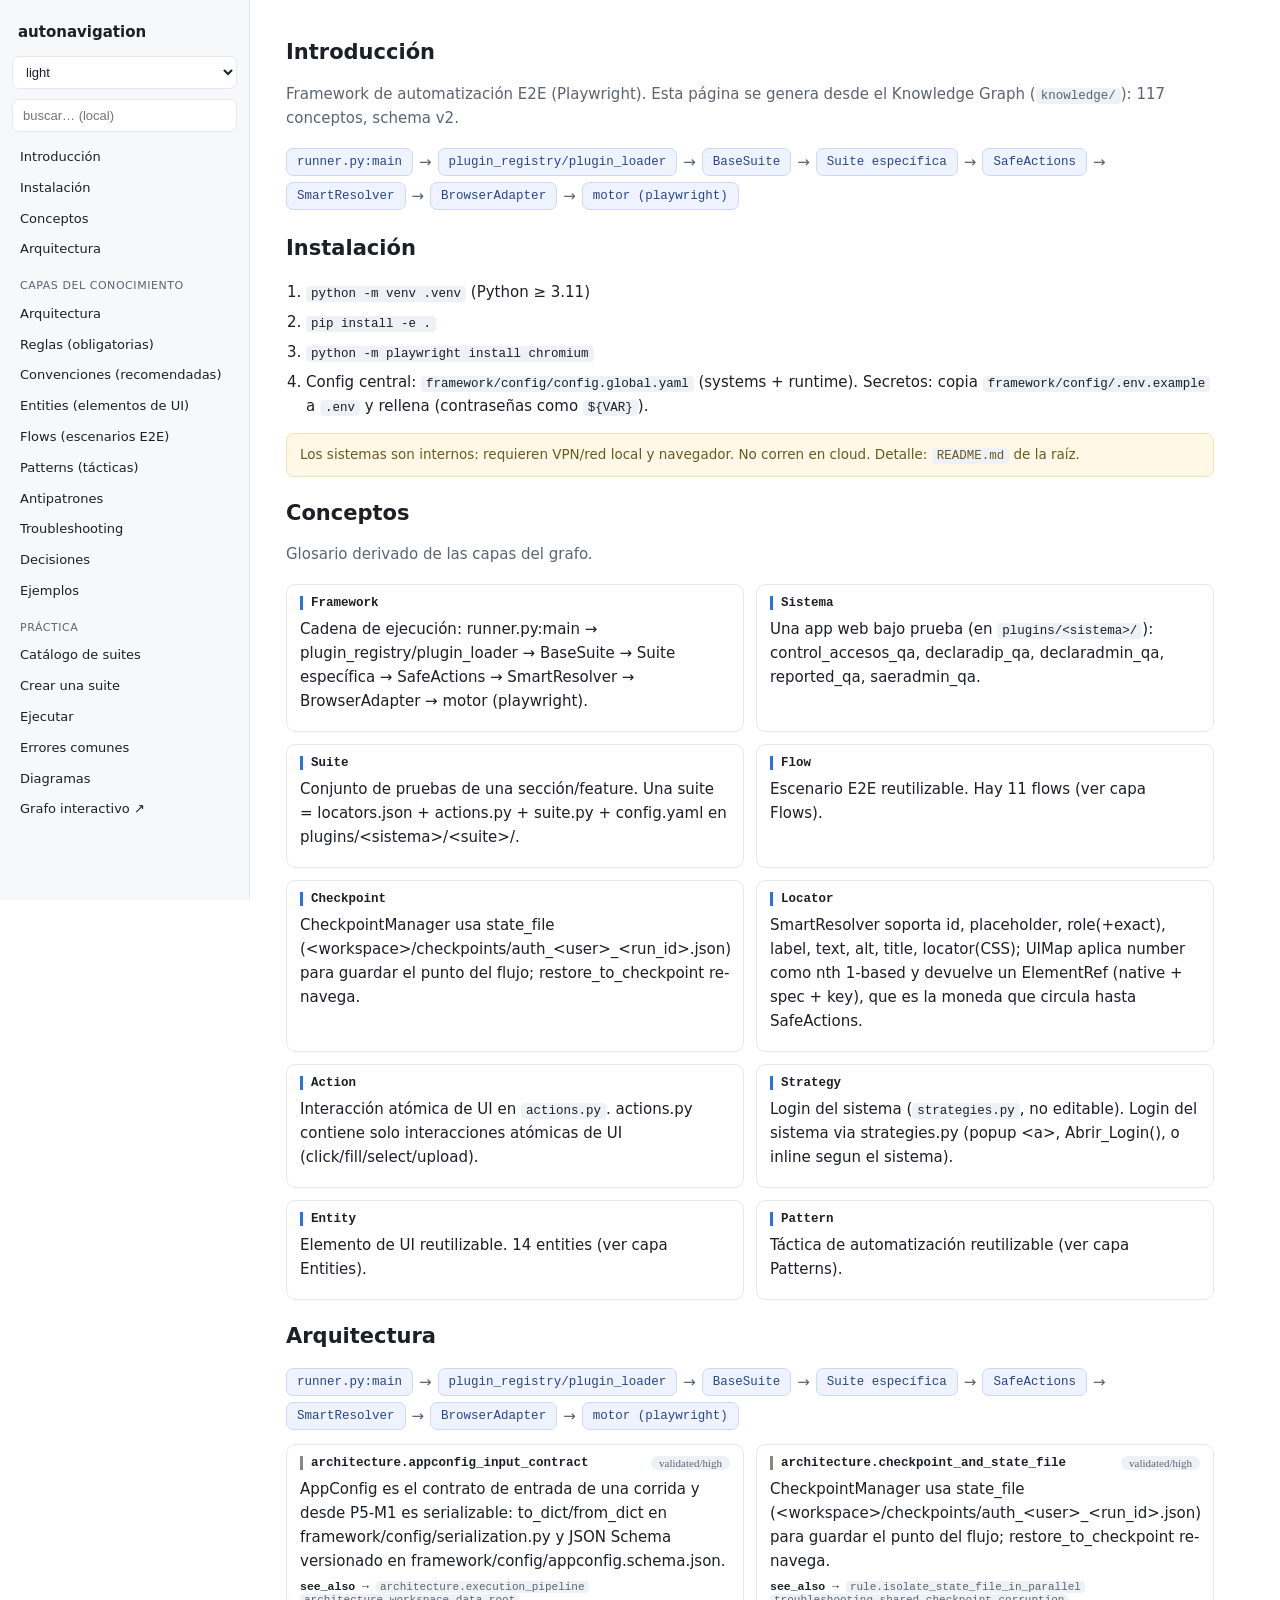
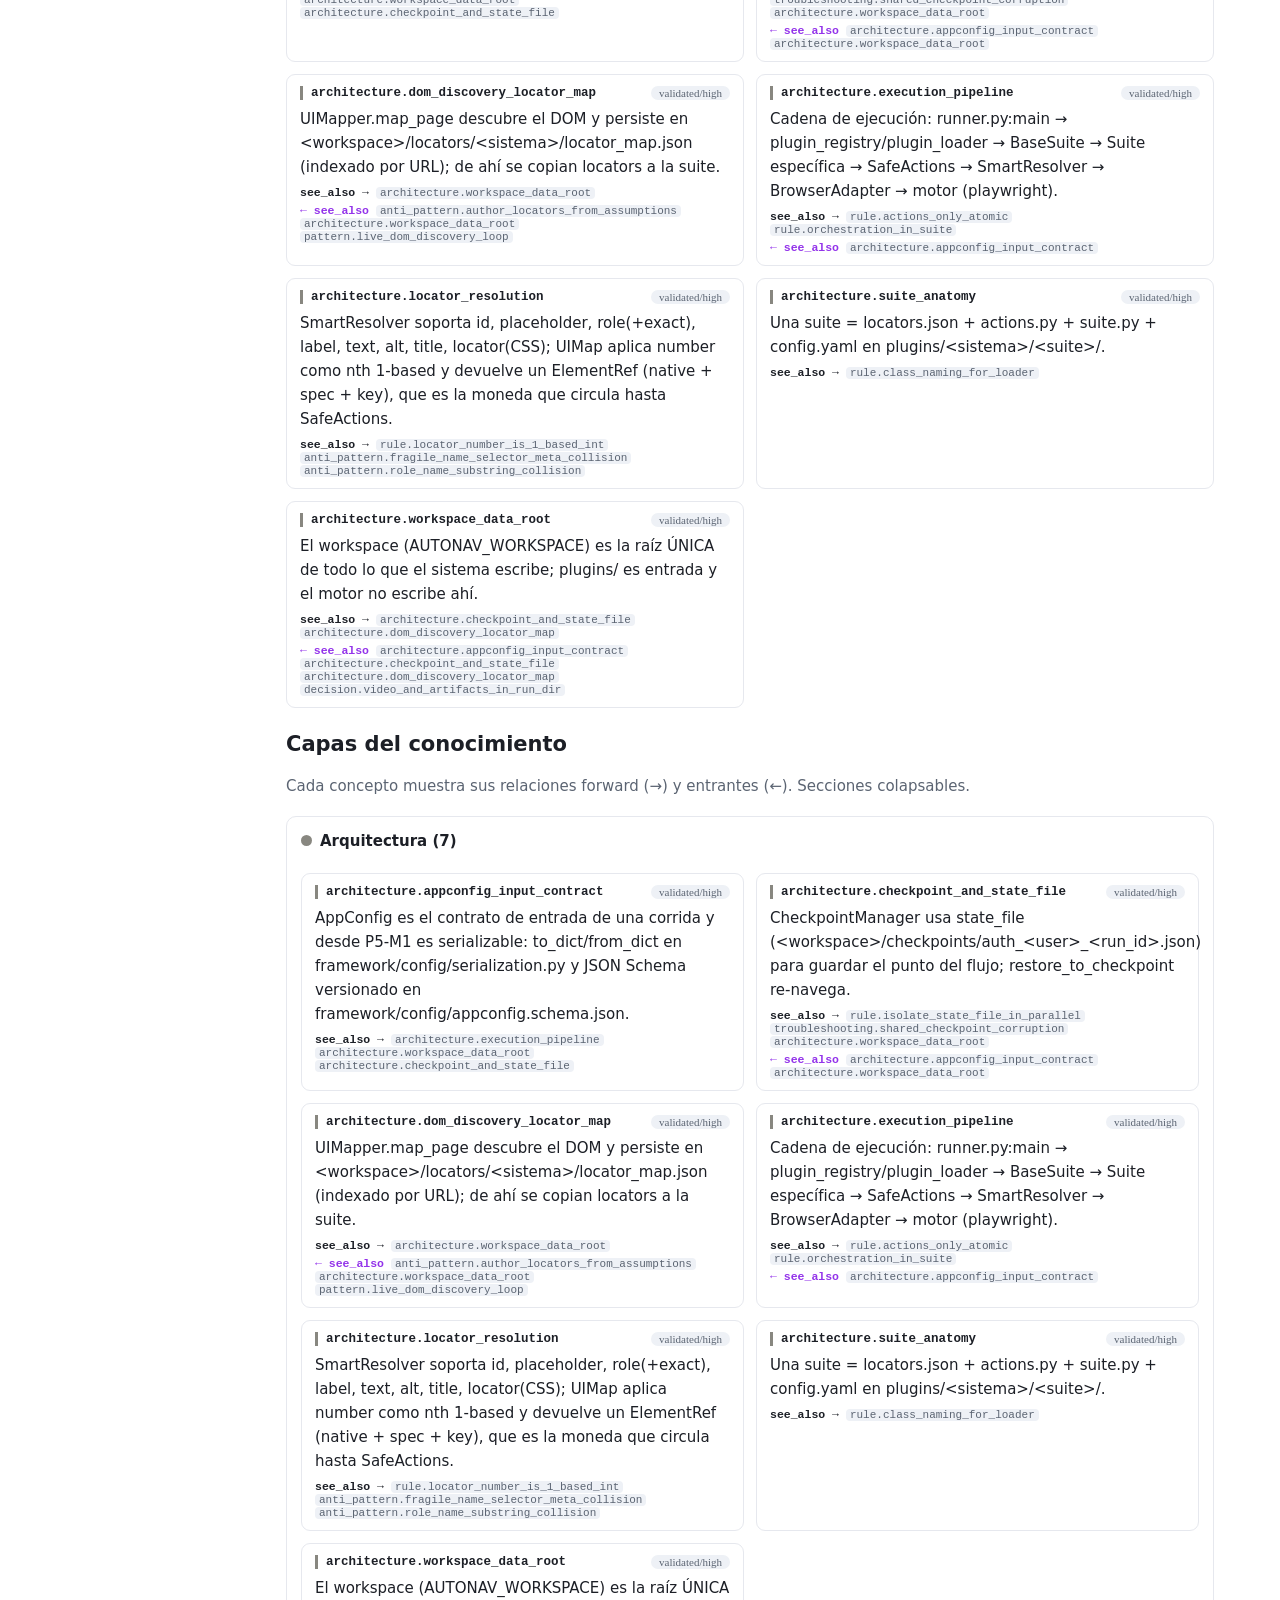
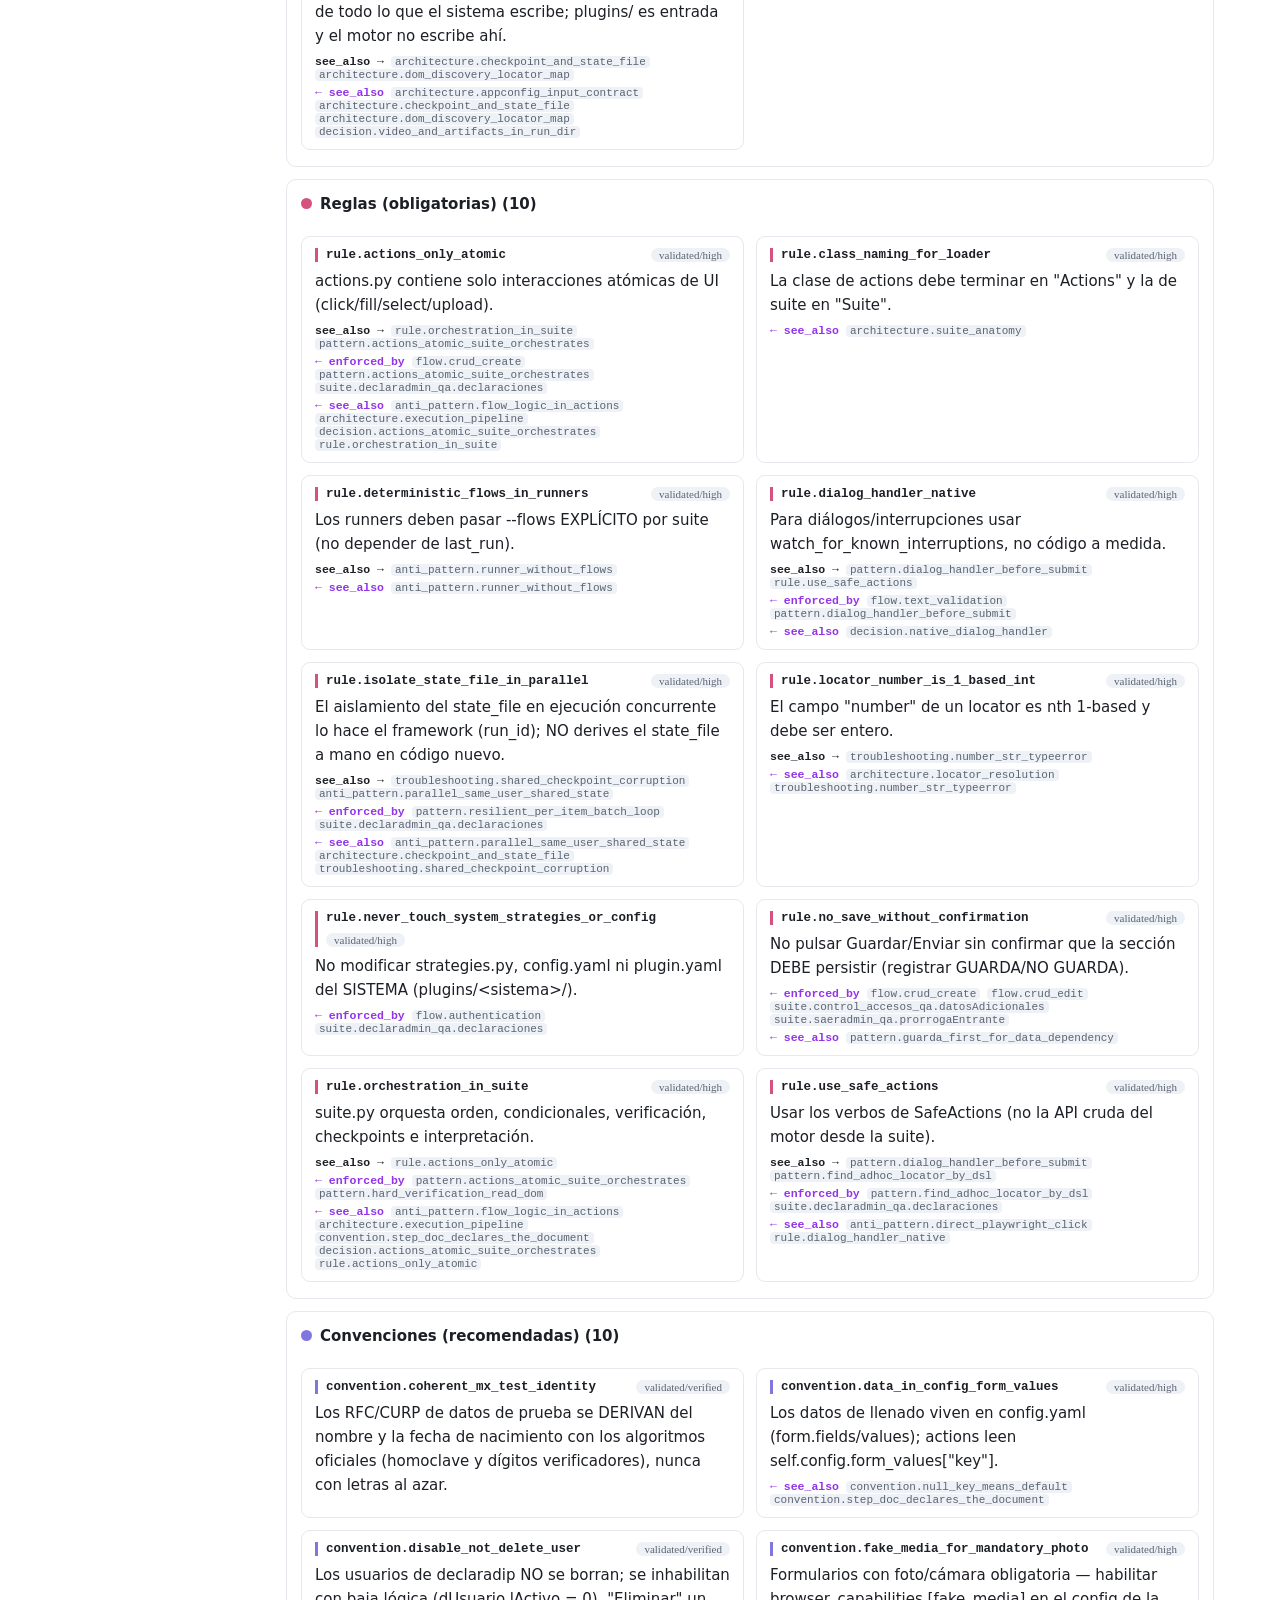
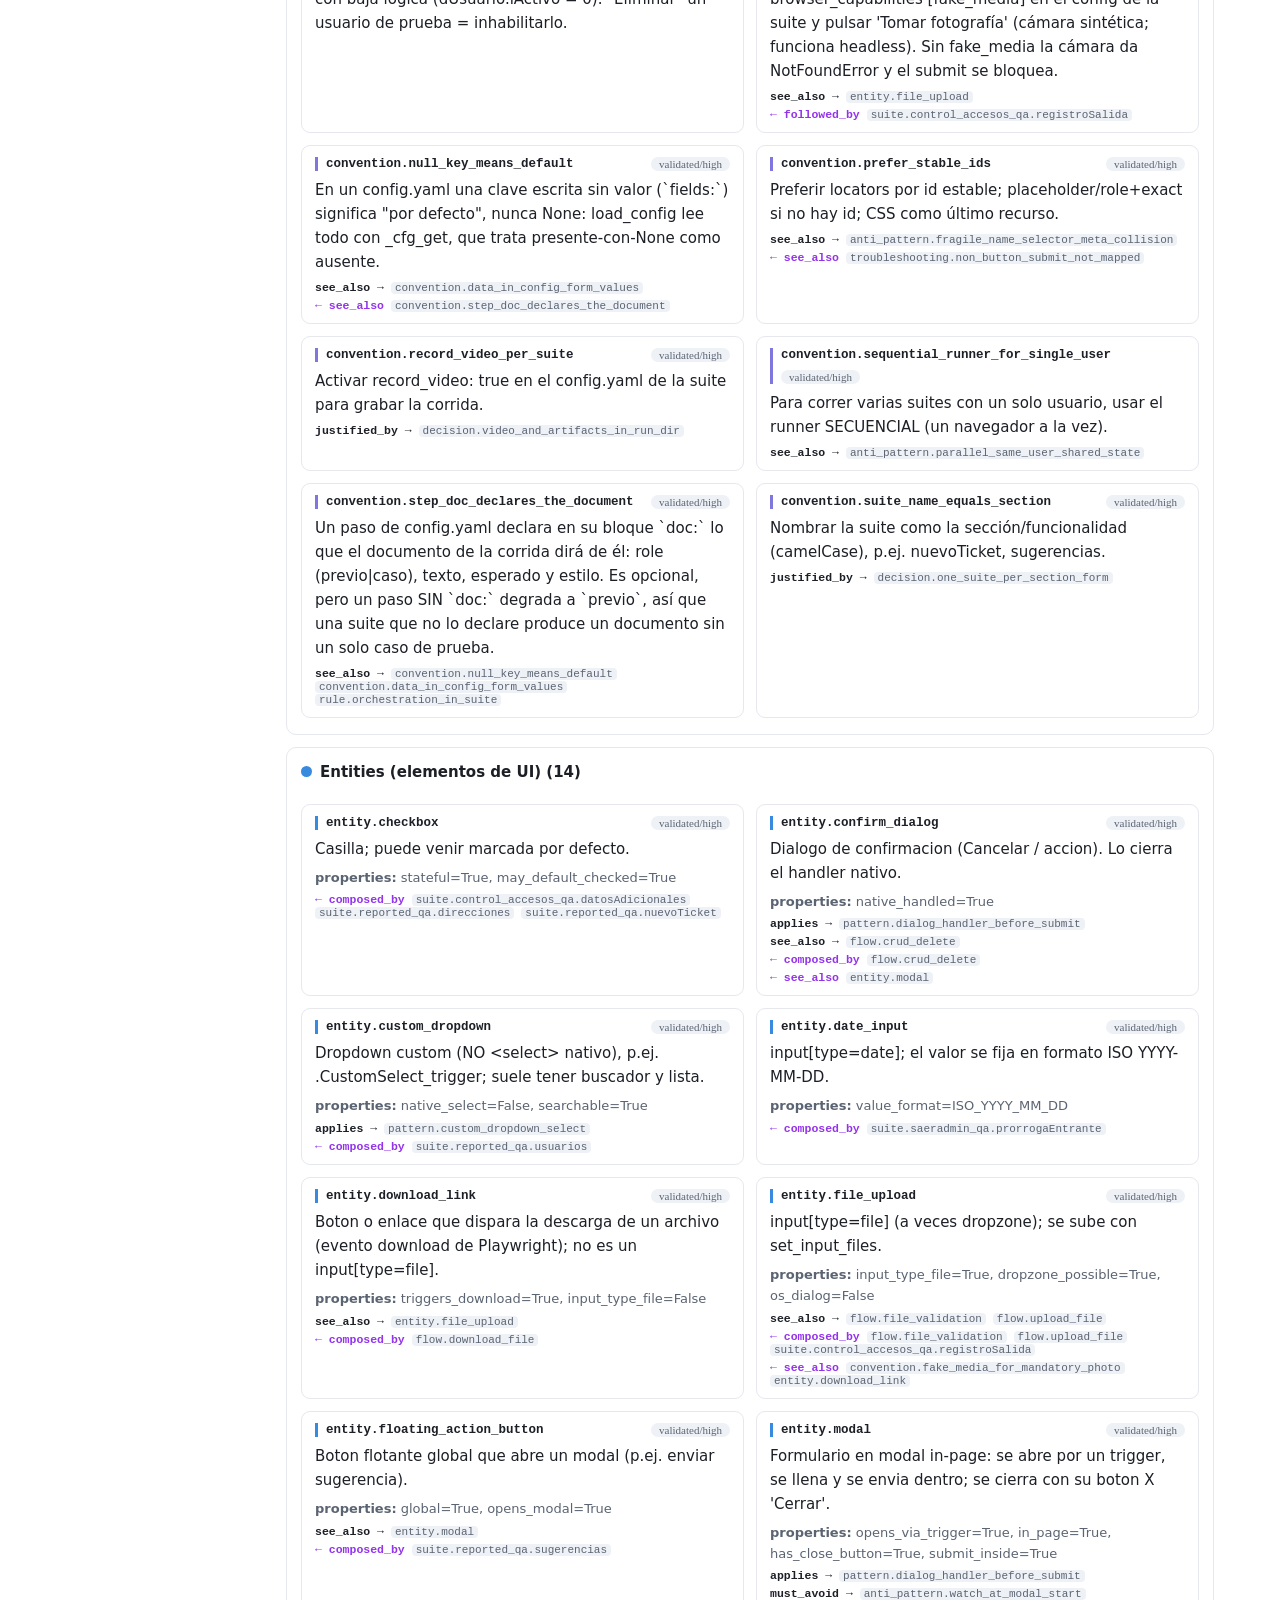
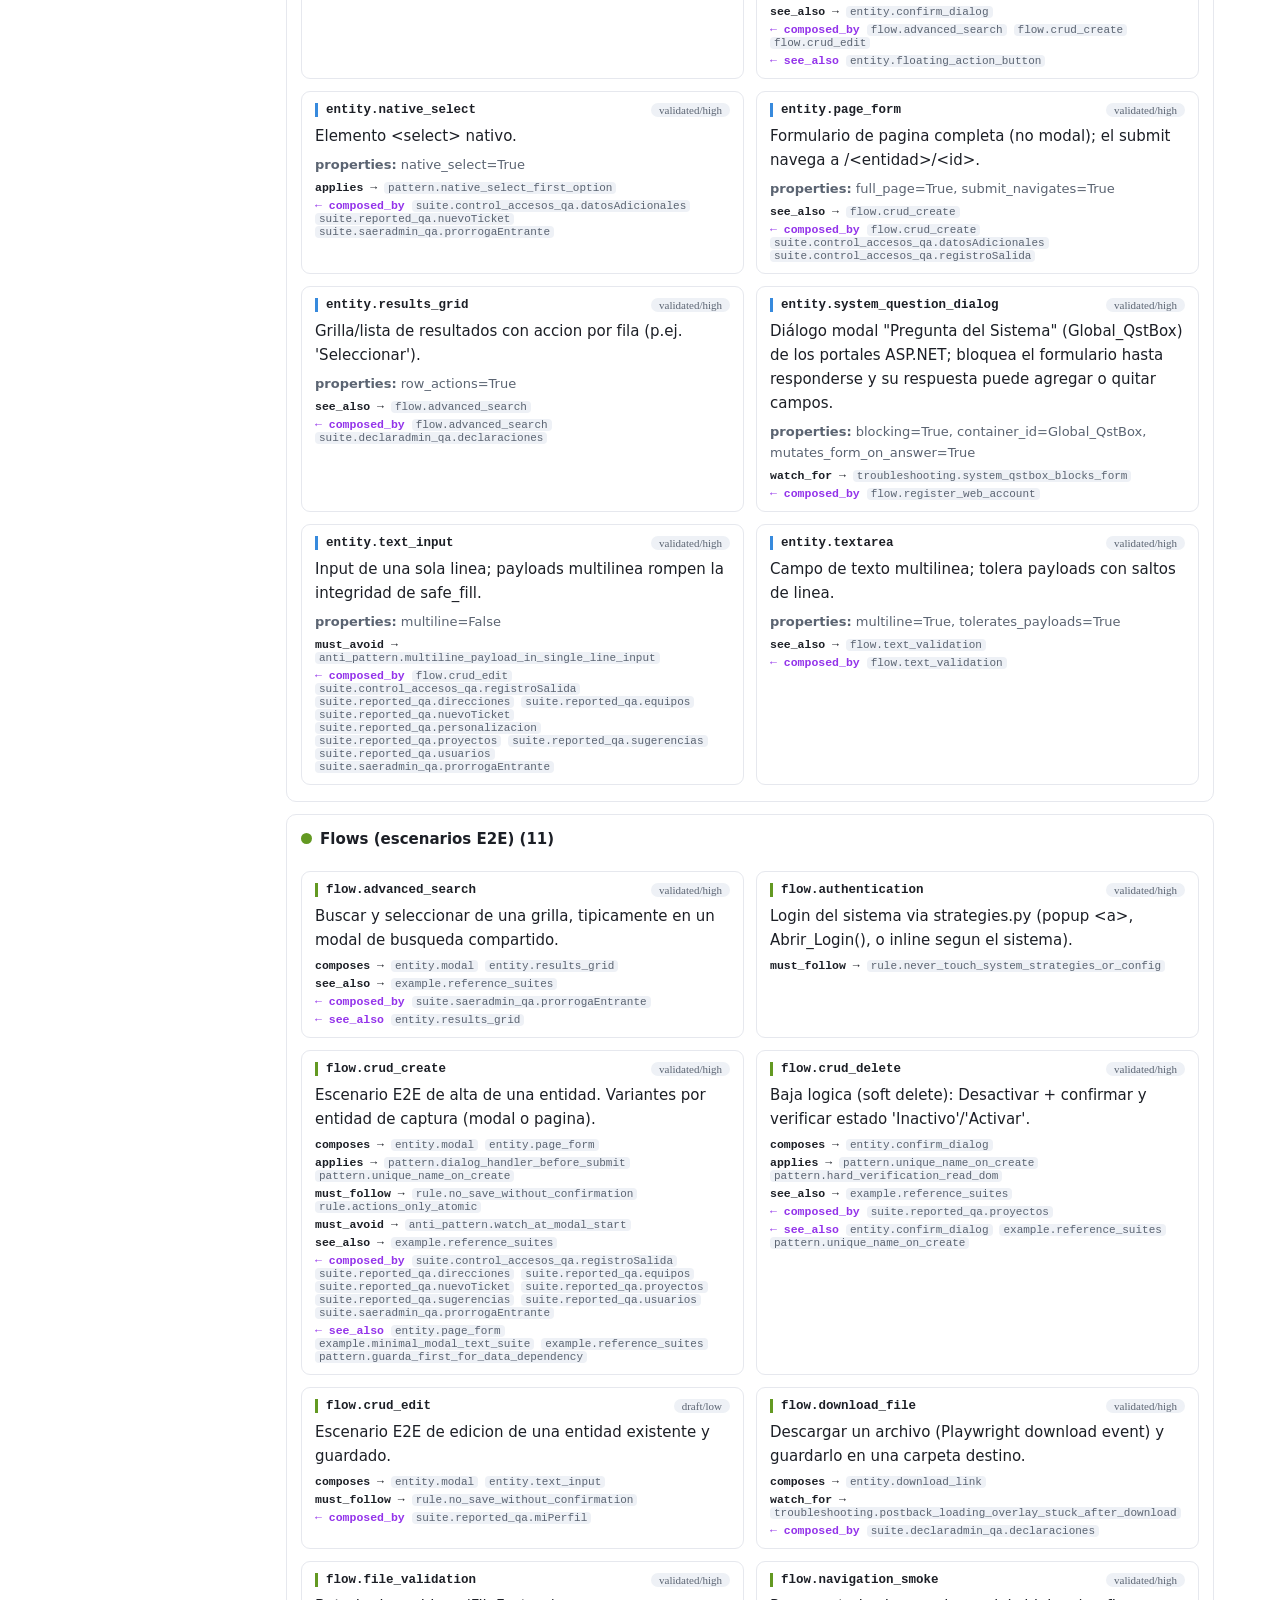
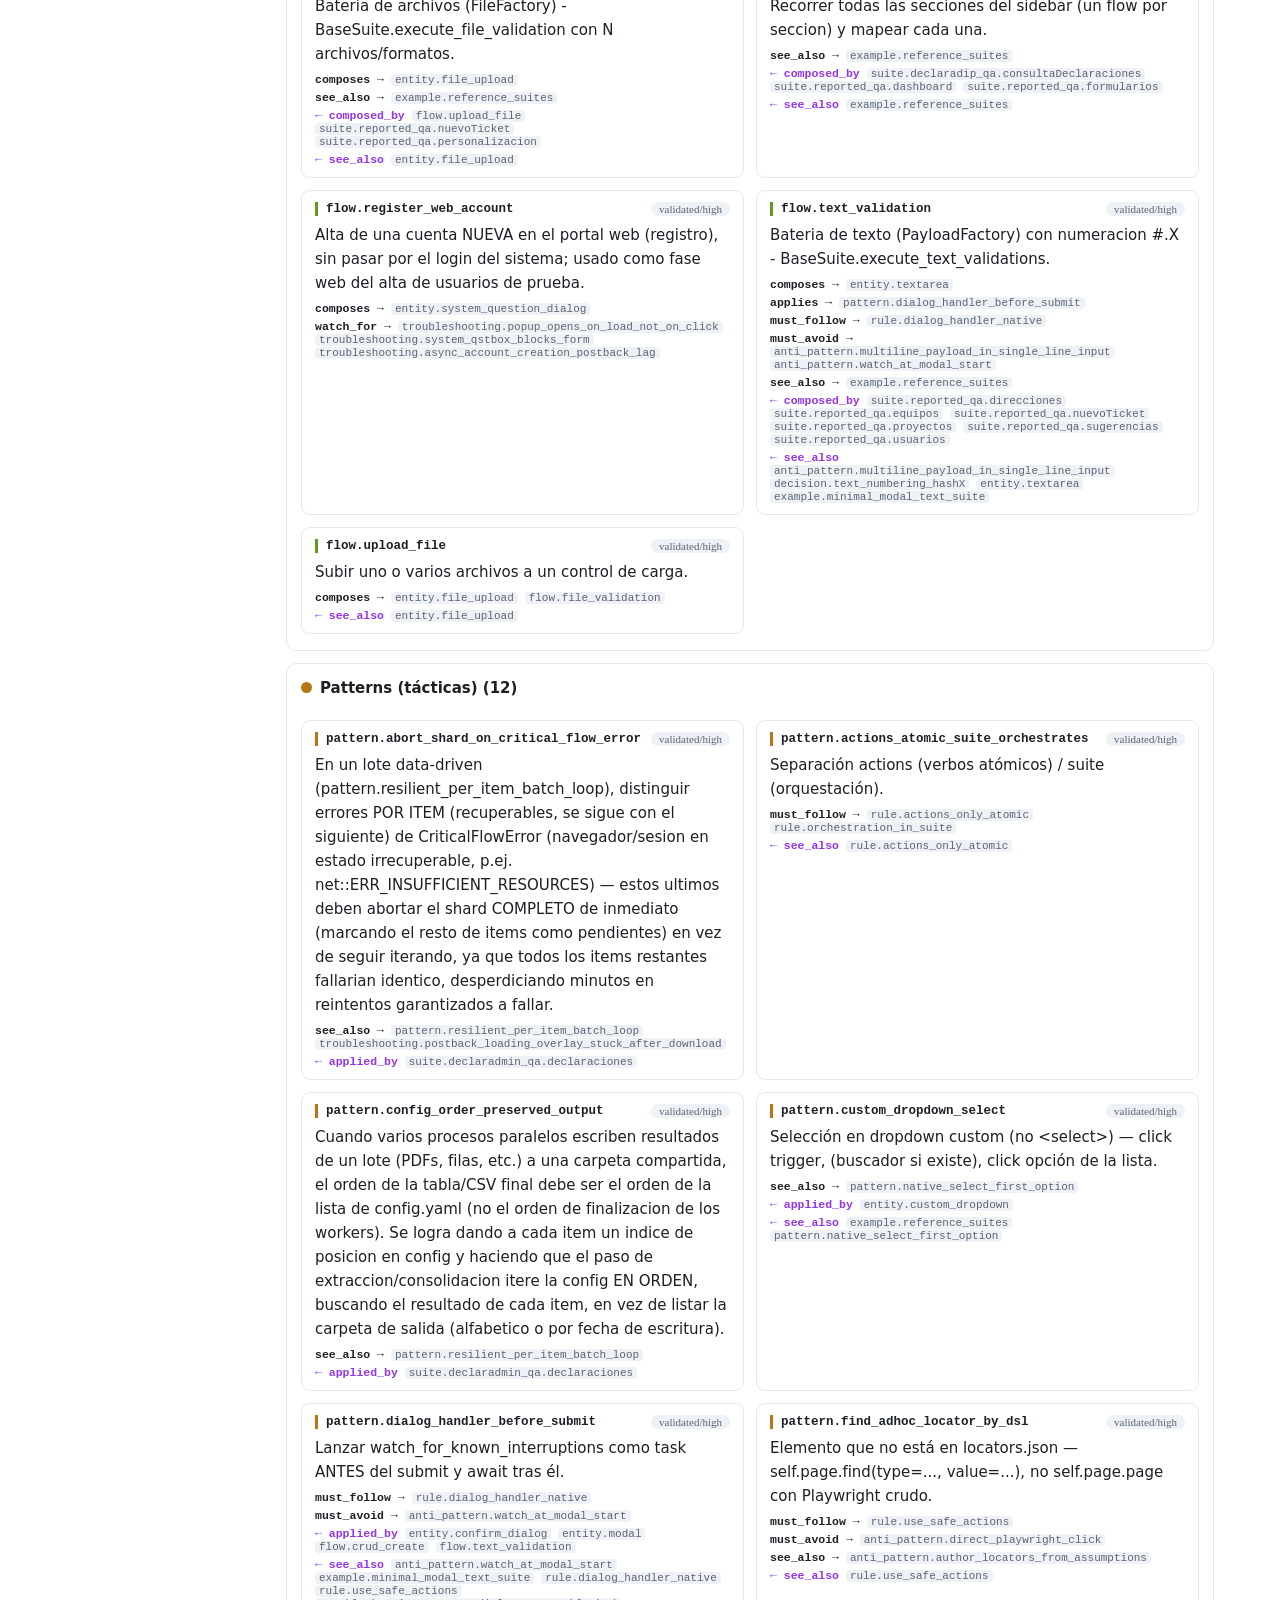
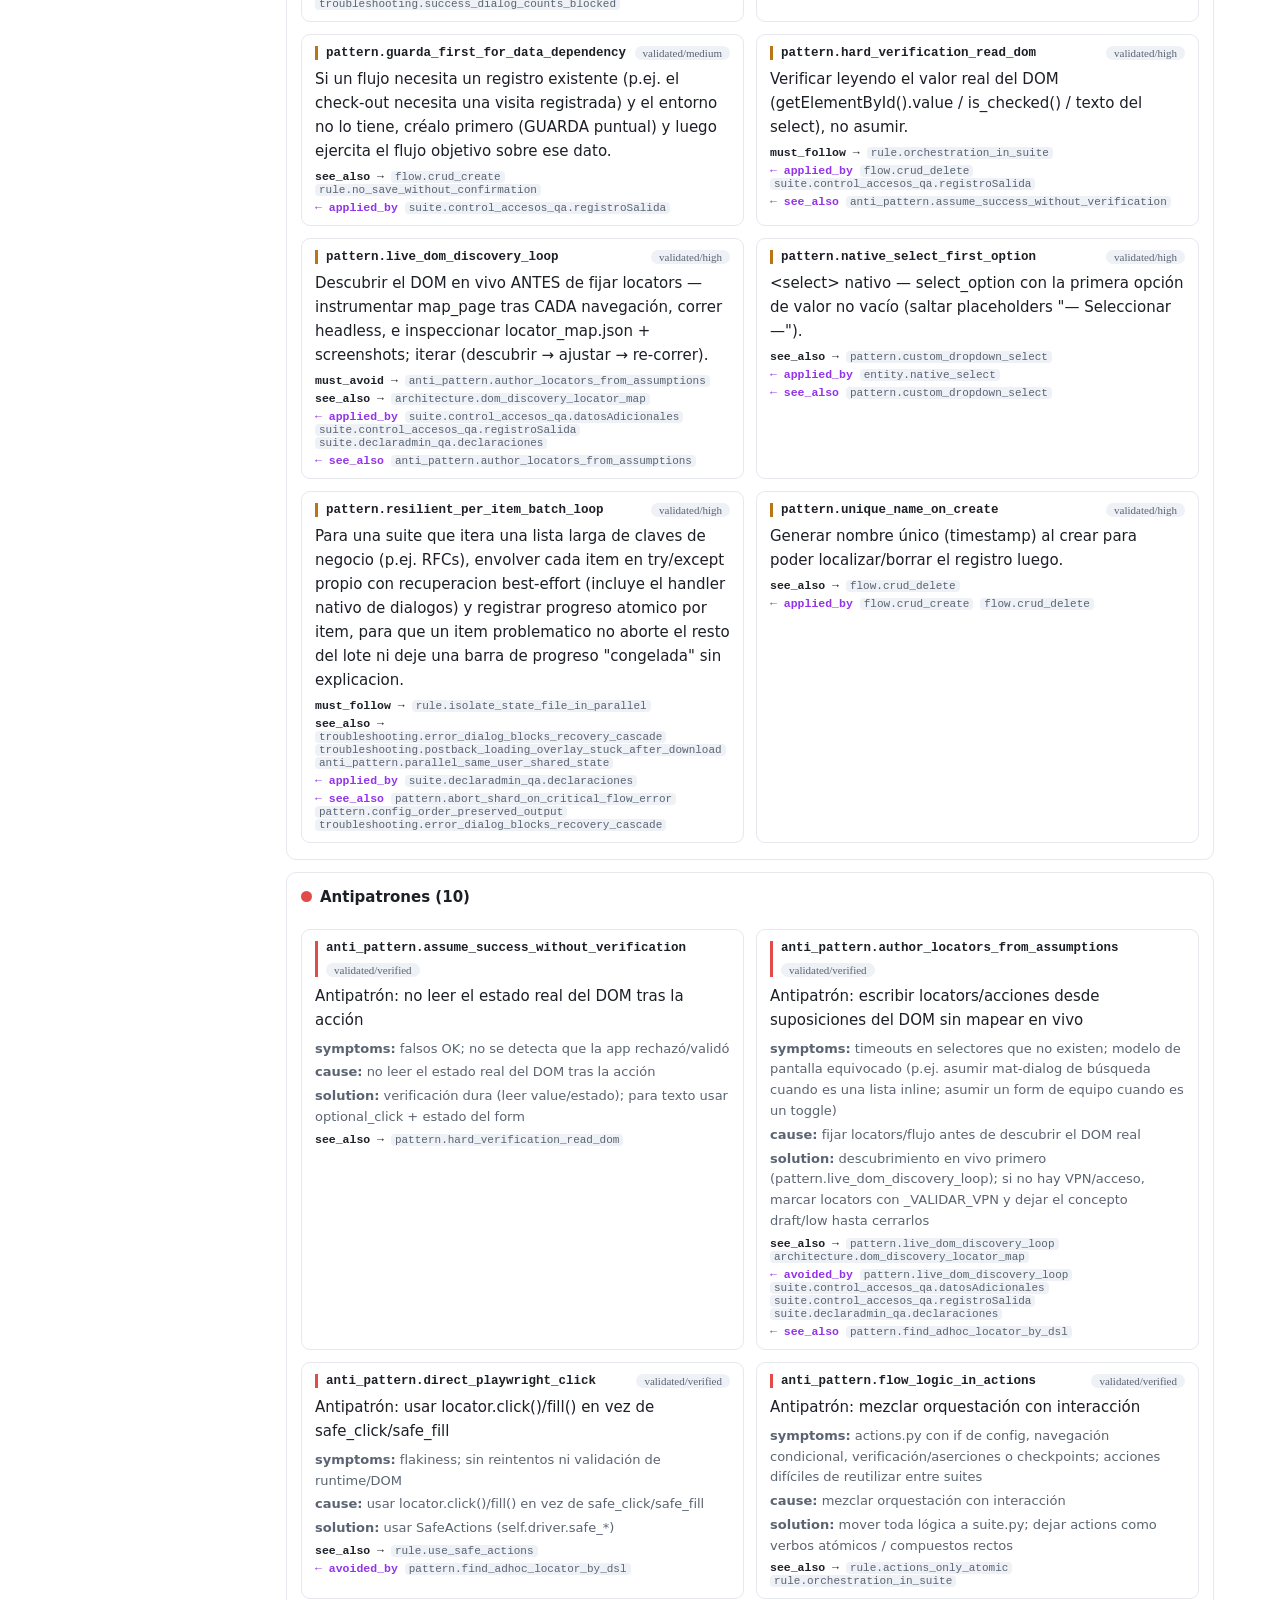
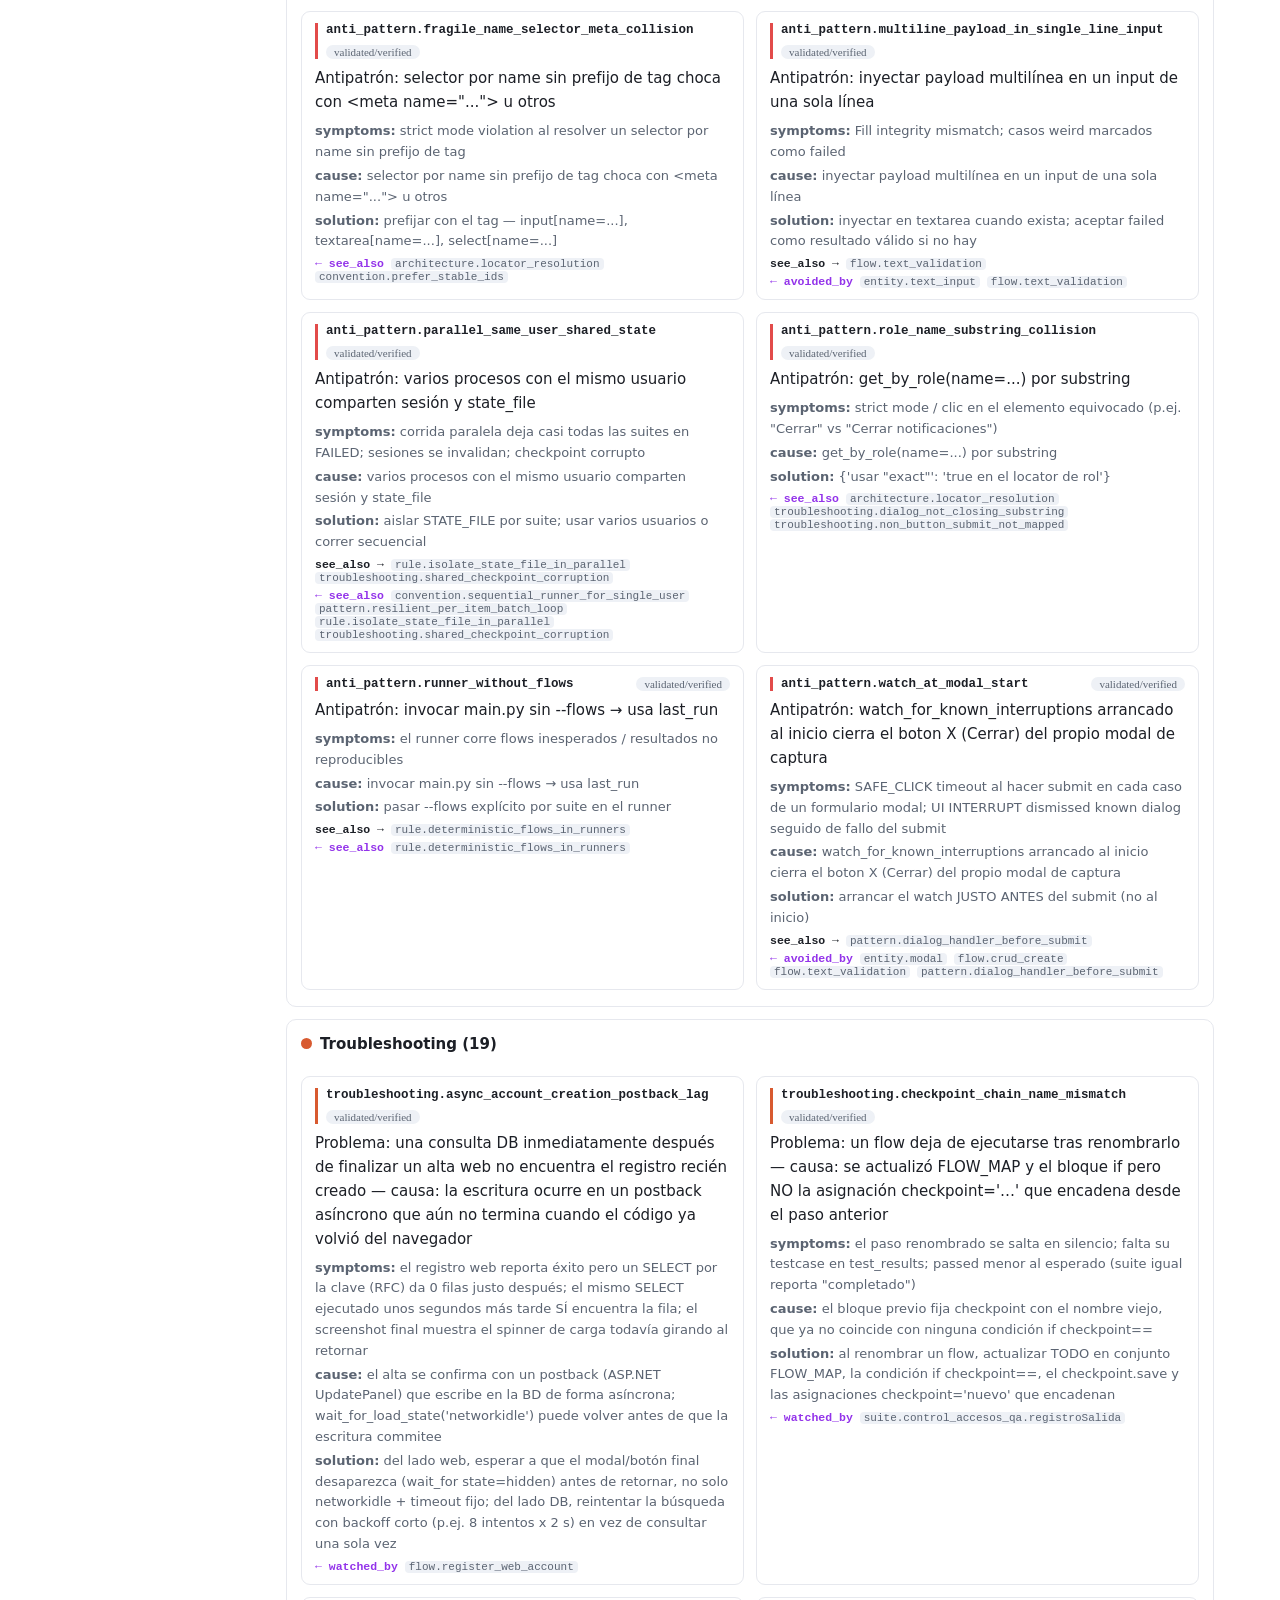
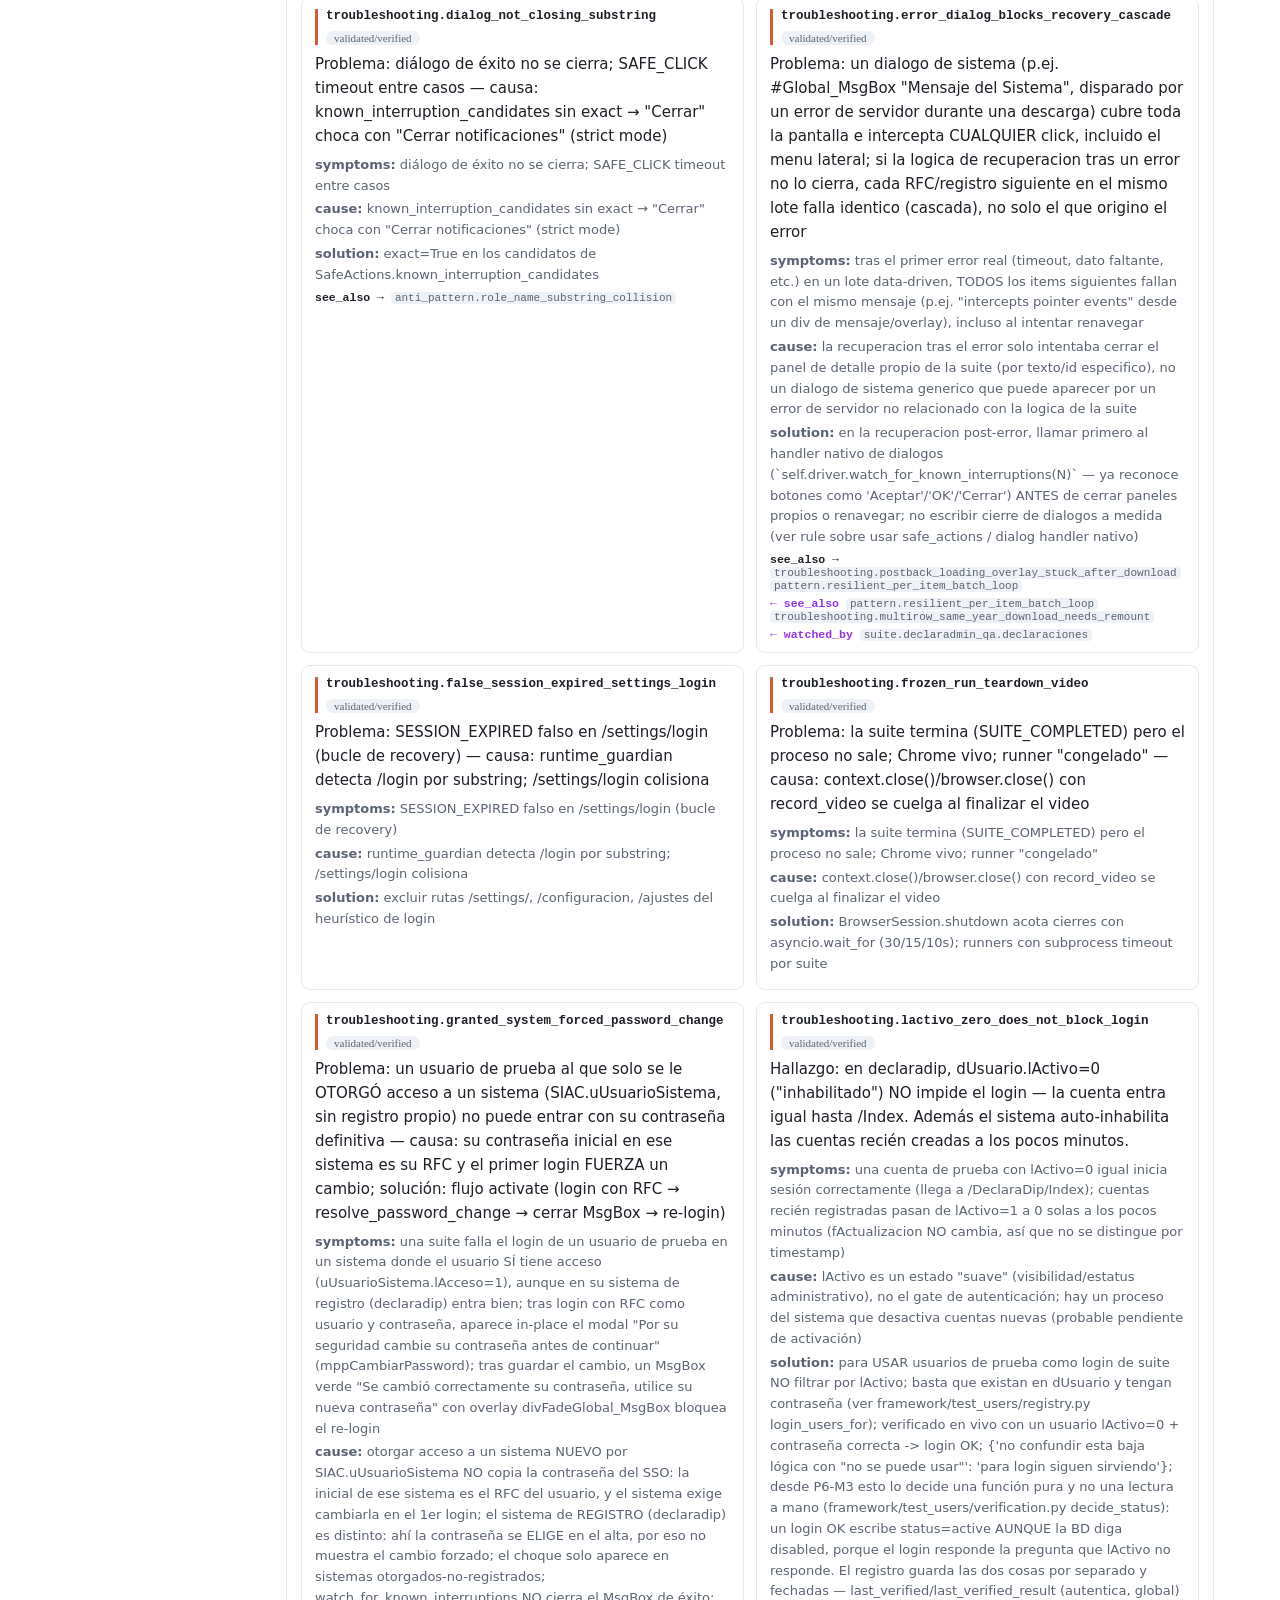
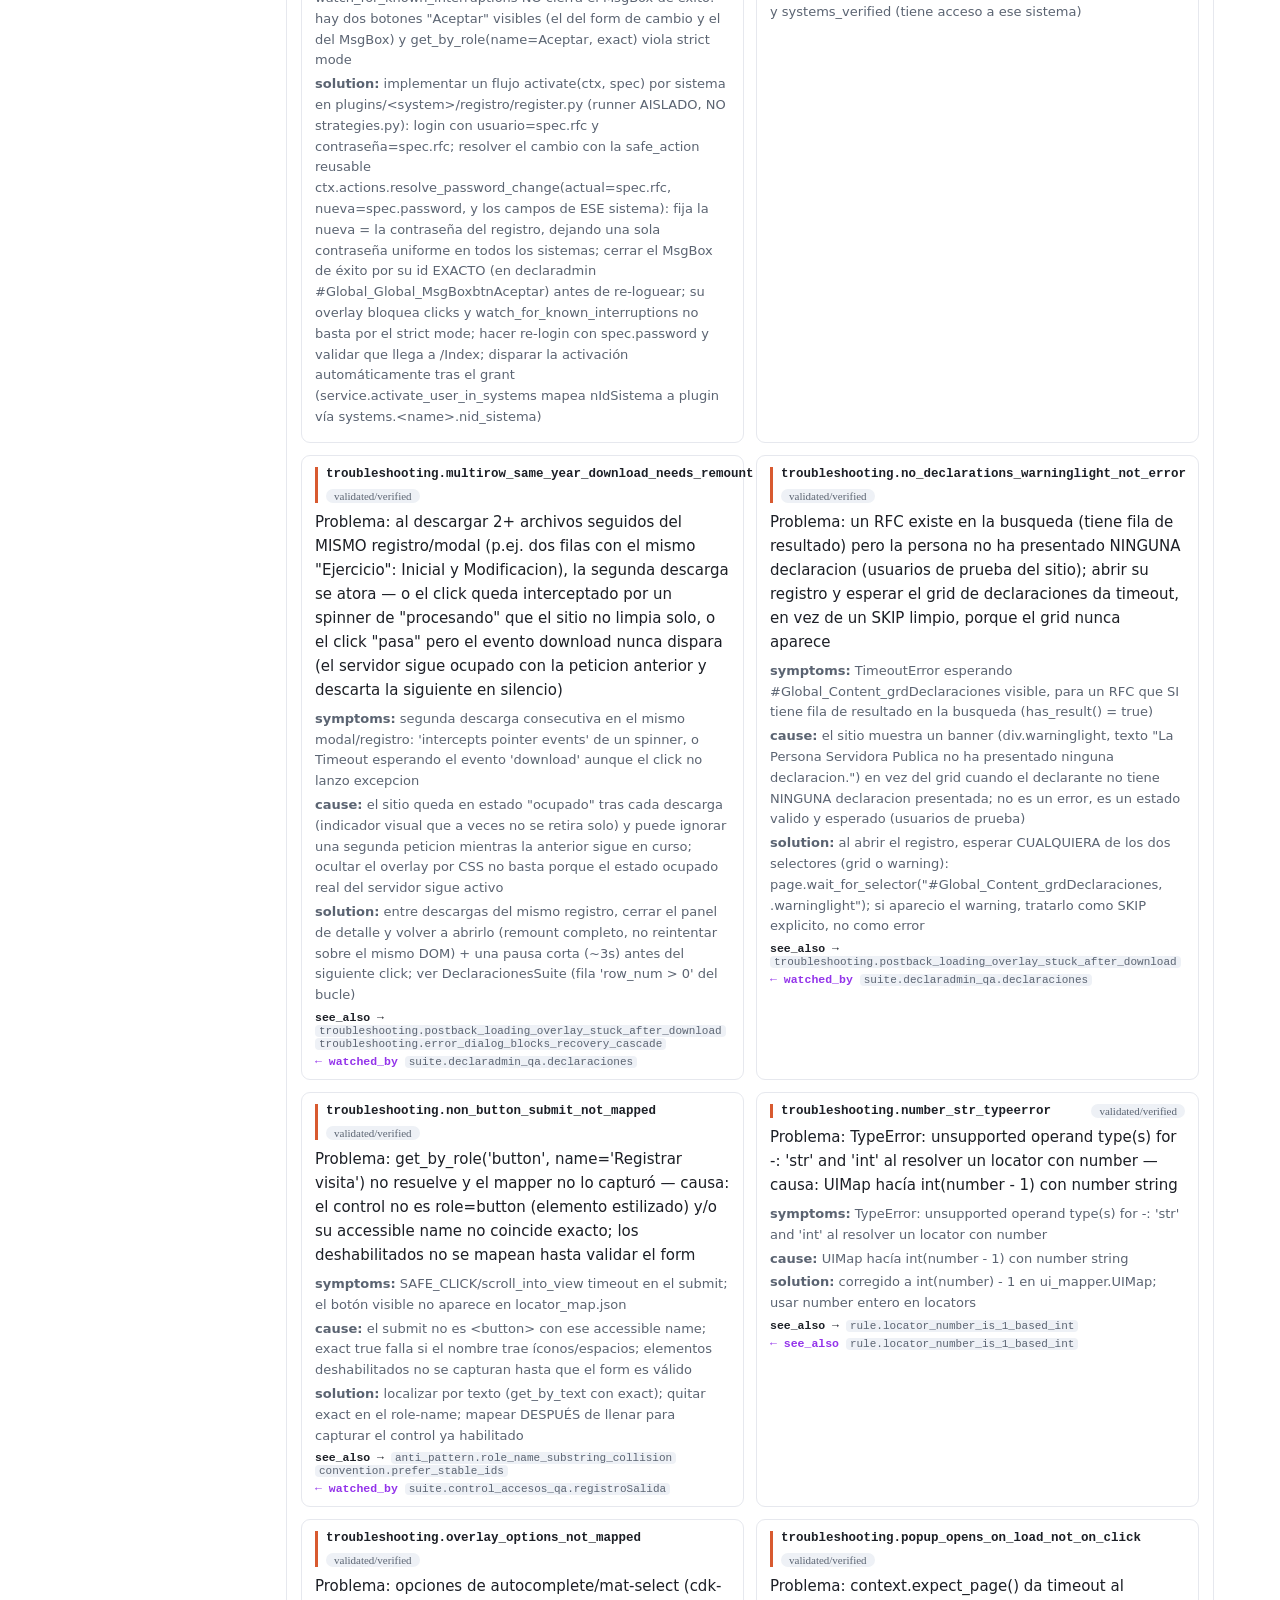
<file: tutorial.html>
<!DOCTYPE html><html lang="es"><head><meta charset="utf-8"><meta name="viewport" content="width=device-width, initial-scale=1"><title>autonavigation — tutorial</title><style>
/* ---- tokens (fallback; los temas en themes.css los redefinen) ---- */
:root{--bg:#fff;--fg:#1c1f26;--mut:#5b6472;--line:#e6e8ee;--accent:#2f6fed;--side:#f7f8fa;--card:#fff;--code:#eef1f6}
:root{--t-architecture:#888780;--t-rule:#D4537E;--t-convention:#7F77DD;--t-entity:#378ADD;--t-flow:#639922;--t-pattern:#BA7517;--t-anti_pattern:#E24B4A;--t-troubleshooting:#D85A30;--t-decision:#1D9E75;--t-example:#B4B2A9;--t-suite:#534AB7}
*{box-sizing:border-box}
body{margin:0;background:var(--bg);color:var(--fg);font:15px/1.6 ui-sans-serif,system-ui,Segoe UI,Roboto,Arial,sans-serif}
a{color:var(--accent);text-decoration:none}a:hover{text-decoration:underline}
code{background:var(--code);border-radius:4px;padding:1px 5px;font:12.5px ui-monospace,Consolas,monospace}

/* ---- layout (sidebar + main) ---- */
#wrap{display:flex;min-height:100vh}
main{flex:1;min-width:0;padding:28px 36px;max-width:1000px}
section.doc{scroll-margin-top:12px}

/* ---- sidebar / nav ---- */
#side{width:250px;flex:none;background:var(--side);border-right:1px solid var(--line);position:sticky;top:0;height:100vh;overflow:auto;padding:16px 12px}
#side h1{font-size:15px;margin:4px 6px 12px}
#side input{width:100%;padding:8px 10px;border:1px solid var(--line);border-radius:7px;font-size:13px;margin-bottom:10px}
#side select{width:100%;padding:7px 9px;border:1px solid var(--line);border-radius:7px;font-size:13px;margin-bottom:10px;background:var(--card);color:var(--fg)}
#side a{display:block;color:var(--fg);font-size:13px;padding:5px 8px;border-radius:6px}
#side a:hover{background:#eceef3;text-decoration:none}
#side .grp{color:var(--mut);font-size:11px;text-transform:uppercase;letter-spacing:.05em;margin:12px 8px 4px}

/* ---- headings ---- */
h2{font-size:21px;margin:34px 0 12px;padding-top:8px;border-top:1px solid var(--line)}
h2:first-of-type{border-top:0;margin-top:0}
.lead{color:var(--mut);margin:0 0 18px}

/* ---- grid de tarjetas (concept cards) ---- */
.grid{display:grid;grid-template-columns:repeat(auto-fill,minmax(320px,1fr));gap:12px;margin:12px 0}
.card{border:1px solid var(--line);border-radius:9px;padding:11px 13px;background:var(--card)}
.cid{font:12.5px ui-monospace,Consolas,monospace;font-weight:600;border-left:3px solid var(--accent);padding-left:8px;display:flex;justify-content:space-between;gap:8px;align-items:center;flex-wrap:wrap}
.badge{font:11px ui-sans-serif;color:var(--mut);font-weight:400;background:var(--code);border-radius:9px;padding:1px 8px}
.cdesc{color:var(--fg);margin:7px 0}.kv{font-size:13px;color:var(--mut);margin:3px 0}
.rel{font:11.5px ui-monospace,Consolas,monospace;color:var(--mut);margin-top:5px}.rel b{color:var(--fg)}.rin b{color:#9333ea}
.rel code,.chips code{background:var(--code);font-size:11px;padding:0 4px}

/* ---- capas colapsables ---- */
details.layer{border:1px solid var(--line);border-radius:10px;margin:12px 0;padding:4px 14px;background:var(--card)}
summary{cursor:pointer;font-weight:600;font-size:15px;padding:8px 0;display:flex;align-items:center;gap:8px}
.dot{width:11px;height:11px;border-radius:50%;display:inline-block}

/* ---- diagrama pipeline ---- */
.pipe{display:flex;flex-wrap:wrap;align-items:center;gap:6px;margin:14px 0}
.pbox{background:#eef3ff;border:1px solid #cdd9f7;color:#274690;border-radius:7px;padding:6px 10px;font:12.5px ui-monospace,Consolas,monospace}
.parr{color:var(--mut)}

/* ---- suites / pasos / notas ---- */
.chips{margin-top:7px}.chip{display:inline-block;background:var(--code);border-radius:9px;padding:2px 8px;font-size:11px;color:var(--mut);margin:2px 4px 2px 0}
.steps{padding-left:20px}.steps li{margin:6px 0}
.note{background:#fff8e6;border:1px solid #f3e2b3;border-radius:8px;padding:10px 13px;font-size:13.5px;color:#6b5a1f;margin:12px 0}
.hidden{display:none!important}
</style><link rel="stylesheet" href="themes.css"></head><body><div id="wrap"><nav id="side"><h1>autonavigation</h1><select id="theme" title="Tema (se guarda en este navegador)"><option value="light">light</option><option value="dark">dark</option><option value="sepia">sepia</option><option value="aurora">aurora</option></select><input id="q" placeholder="buscar… (local)" autocomplete="off"><a href="#intro">Introducción</a><a href="#setup">Instalación</a><a href="#conceptos">Conceptos</a><a href="#arquitectura">Arquitectura</a><div class="grp">Capas del conocimiento</div><a href="#layer-architecture">Arquitectura</a><a href="#layer-rule">Reglas (obligatorias)</a><a href="#layer-convention">Convenciones (recomendadas)</a><a href="#layer-entity">Entities (elementos de UI)</a><a href="#layer-flow">Flows (escenarios E2E)</a><a href="#layer-pattern">Patterns (tácticas)</a><a href="#layer-anti_pattern">Antipatrones</a><a href="#layer-troubleshooting">Troubleshooting</a><a href="#layer-decision">Decisiones</a><a href="#layer-example">Ejemplos</a><div class="grp">Práctica</div><a href="#suites">Catálogo de suites</a><a href="#crear">Crear una suite</a><a href="#ejecutar">Ejecutar</a><a href="#errores">Errores comunes</a><a href="#diagramas">Diagramas</a><a href="graph.html">Grafo interactivo ↗</a></nav><main>
<!-- ===== Introducción ===== -->
<section id="intro" class="doc"><h2>Introducción</h2><p class="lead">Framework de automatización E2E (Playwright). Esta página se genera desde el Knowledge Graph (<code>knowledge/</code>): 117 conceptos, schema v2.</p><div class="pipe"><span class="pbox">runner.py:main</span><span class="parr">→</span><span class="pbox">plugin_registry/plugin_loader</span><span class="parr">→</span><span class="pbox">BaseSuite</span><span class="parr">→</span><span class="pbox">Suite específica</span><span class="parr">→</span><span class="pbox">SafeActions</span><span class="parr">→</span><span class="pbox">SmartResolver</span><span class="parr">→</span><span class="pbox">BrowserAdapter</span><span class="parr">→</span><span class="pbox">motor (playwright)</span></div></section>
<!-- ===== Instalación ===== -->
<section id="setup" class="doc"><h2>Instalación</h2><ol class="steps"><li><code>python -m venv .venv</code> (Python ≥ 3.11)</li><li><code>pip install -e .</code></li><li><code>python -m playwright install chromium</code></li><li>Config central: <code>framework/config/config.global.yaml</code> (systems + runtime). Secretos: copia <code>framework/config/.env.example</code> a <code>.env</code> y rellena (contraseñas como <code>${VAR}</code>).</li></ol><div class="note">Los sistemas son internos: requieren VPN/red local y navegador. No corren en cloud. Detalle: <code>README.md</code> de la raíz.</div></section>
<!-- ===== Conceptos ===== -->
<section id="conceptos" class="doc"><h2>Conceptos</h2><p class="lead">Glosario derivado de las capas del grafo.</p><div class="grid"><div class="card searchable" data-text="framework cadena de ejecución: runner.py:main → plugin_registry/plugin_loader → basesuite → suite específica → safeactions → smartresolver → browseradapter → motor (playwright)."><div class="cid">Framework</div><div class="cdesc">Cadena de ejecución: runner.py:main → plugin_registry/plugin_loader → BaseSuite → Suite específica → SafeActions → SmartResolver → BrowserAdapter → motor (playwright).</div></div><div class="card searchable" data-text="sistema una app web bajo prueba (en &lt;code&gt;plugins/&amp;lt;sistema&amp;gt;/&lt;/code&gt;): control_accesos_qa, declaradip_qa, declaradmin_qa, reported_qa, saeradmin_qa."><div class="cid">Sistema</div><div class="cdesc">Una app web bajo prueba (en <code>plugins/&lt;sistema&gt;/</code>): control_accesos_qa, declaradip_qa, declaradmin_qa, reported_qa, saeradmin_qa.</div></div><div class="card searchable" data-text="suite conjunto de pruebas de una sección/feature. una suite = locators.json + actions.py + suite.py + config.yaml en plugins/&amp;lt;sistema&amp;gt;/&amp;lt;suite&amp;gt;/."><div class="cid">Suite</div><div class="cdesc">Conjunto de pruebas de una sección/feature. Una suite = locators.json + actions.py + suite.py + config.yaml en plugins/&lt;sistema&gt;/&lt;suite&gt;/.</div></div><div class="card searchable" data-text="flow escenario e2e reutilizable. hay 11 flows (ver capa flows)."><div class="cid">Flow</div><div class="cdesc">Escenario E2E reutilizable. Hay 11 flows (ver capa Flows).</div></div><div class="card searchable" data-text="checkpoint checkpointmanager usa state_file (&amp;lt;workspace&amp;gt;/checkpoints/auth_&amp;lt;user&amp;gt;_&amp;lt;run_id&amp;gt;.json) para guardar el punto del flujo; restore_to_checkpoint re-navega."><div class="cid">Checkpoint</div><div class="cdesc">CheckpointManager usa state_file (&lt;workspace&gt;/checkpoints/auth_&lt;user&gt;_&lt;run_id&gt;.json) para guardar el punto del flujo; restore_to_checkpoint re-navega.</div></div><div class="card searchable" data-text="locator smartresolver soporta id, placeholder, role(+exact), label, text, alt, title, locator(css); uimap aplica number como nth 1-based y devuelve un elementref (native + spec + key), que es la moneda que circula hasta safeactions."><div class="cid">Locator</div><div class="cdesc">SmartResolver soporta id, placeholder, role(+exact), label, text, alt, title, locator(CSS); UIMap aplica number como nth 1-based y devuelve un ElementRef (native + spec + key), que es la moneda que circula hasta SafeActions.</div></div><div class="card searchable" data-text="action interacción atómica de ui en &lt;code&gt;actions.py&lt;/code&gt;. actions.py contiene solo interacciones atómicas de ui (click/fill/select/upload)."><div class="cid">Action</div><div class="cdesc">Interacción atómica de UI en <code>actions.py</code>. actions.py contiene solo interacciones atómicas de UI (click/fill/select/upload).</div></div><div class="card searchable" data-text="strategy login del sistema (&lt;code&gt;strategies.py&lt;/code&gt;, no editable). login del sistema via strategies.py (popup &amp;lt;a&amp;gt;, abrir_login(), o inline segun el sistema)."><div class="cid">Strategy</div><div class="cdesc">Login del sistema (<code>strategies.py</code>, no editable). Login del sistema via strategies.py (popup &lt;a&gt;, Abrir_Login(), o inline segun el sistema).</div></div><div class="card searchable" data-text="entity elemento de ui reutilizable. 14 entities (ver capa entities)."><div class="cid">Entity</div><div class="cdesc">Elemento de UI reutilizable. 14 entities (ver capa Entities).</div></div><div class="card searchable" data-text="pattern táctica de automatización reutilizable (ver capa patterns)."><div class="cid">Pattern</div><div class="cdesc">Táctica de automatización reutilizable (ver capa Patterns).</div></div></div></section>
<!-- ===== Arquitectura ===== -->
<section id="arquitectura" class="doc"><h2>Arquitectura</h2><div class="pipe"><span class="pbox">runner.py:main</span><span class="parr">→</span><span class="pbox">plugin_registry/plugin_loader</span><span class="parr">→</span><span class="pbox">BaseSuite</span><span class="parr">→</span><span class="pbox">Suite específica</span><span class="parr">→</span><span class="pbox">SafeActions</span><span class="parr">→</span><span class="pbox">SmartResolver</span><span class="parr">→</span><span class="pbox">BrowserAdapter</span><span class="parr">→</span><span class="pbox">motor (playwright)</span></div><div class="grid"><div class="card searchable" data-text="architecture.appconfig_input_contract appconfig es el contrato de entrada de una corrida y desde p5-m1 es serializable: to_dict/from_dict en framework/config/serialization.py y json schema versionado en framework/config/appconfig.schema.json. " id="architecture.appconfig_input_contract"><div class="cid" style="border-color:var(--t-architecture,#888780)">architecture.appconfig_input_contract<span class="badge">validated/high</span></div><div class="cdesc">AppConfig es el contrato de entrada de una corrida y desde P5-M1 es serializable: to_dict/from_dict en framework/config/serialization.py y JSON Schema versionado en framework/config/appconfig.schema.json.</div><div class="rel"><b>see_also →</b> <code>architecture.execution_pipeline</code> <code>architecture.workspace_data_root</code> <code>architecture.checkpoint_and_state_file</code></div></div>
<div class="card searchable" data-text="architecture.checkpoint_and_state_file checkpointmanager usa state_file (&lt;workspace&gt;/checkpoints/auth_&lt;user&gt;_&lt;run_id&gt;.json) para guardar el punto del flujo; restore_to_checkpoint re-navega. " id="architecture.checkpoint_and_state_file"><div class="cid" style="border-color:var(--t-architecture,#888780)">architecture.checkpoint_and_state_file<span class="badge">validated/high</span></div><div class="cdesc">CheckpointManager usa state_file (&lt;workspace&gt;/checkpoints/auth_&lt;user&gt;_&lt;run_id&gt;.json) para guardar el punto del flujo; restore_to_checkpoint re-navega.</div><div class="rel"><b>see_also →</b> <code>rule.isolate_state_file_in_parallel</code> <code>troubleshooting.shared_checkpoint_corruption</code> <code>architecture.workspace_data_root</code></div><div class="rel rin"><b>← see_also</b> <code>architecture.appconfig_input_contract</code> <code>architecture.workspace_data_root</code></div></div>
<div class="card searchable" data-text="architecture.dom_discovery_locator_map uimapper.map_page descubre el dom y persiste en &lt;workspace&gt;/locators/&lt;sistema&gt;/locator_map.json (indexado por url); de ahí se copian locators a la suite. " id="architecture.dom_discovery_locator_map"><div class="cid" style="border-color:var(--t-architecture,#888780)">architecture.dom_discovery_locator_map<span class="badge">validated/high</span></div><div class="cdesc">UIMapper.map_page descubre el DOM y persiste en &lt;workspace&gt;/locators/&lt;sistema&gt;/locator_map.json (indexado por URL); de ahí se copian locators a la suite.</div><div class="rel"><b>see_also →</b> <code>architecture.workspace_data_root</code></div><div class="rel rin"><b>← see_also</b> <code>anti_pattern.author_locators_from_assumptions</code> <code>architecture.workspace_data_root</code> <code>pattern.live_dom_discovery_loop</code></div></div>
<div class="card searchable" data-text="architecture.execution_pipeline cadena de ejecución: runner.py:main → plugin_registry/plugin_loader → basesuite → suite específica → safeactions → smartresolver → browseradapter → motor (playwright). " id="architecture.execution_pipeline"><div class="cid" style="border-color:var(--t-architecture,#888780)">architecture.execution_pipeline<span class="badge">validated/high</span></div><div class="cdesc">Cadena de ejecución: runner.py:main → plugin_registry/plugin_loader → BaseSuite → Suite específica → SafeActions → SmartResolver → BrowserAdapter → motor (playwright).</div><div class="rel"><b>see_also →</b> <code>rule.actions_only_atomic</code> <code>rule.orchestration_in_suite</code></div><div class="rel rin"><b>← see_also</b> <code>architecture.appconfig_input_contract</code></div></div>
<div class="card searchable" data-text="architecture.locator_resolution smartresolver soporta id, placeholder, role(+exact), label, text, alt, title, locator(css); uimap aplica number como nth 1-based y devuelve un elementref (native + spec + key), que es la moneda que circula hasta safeactions. " id="architecture.locator_resolution"><div class="cid" style="border-color:var(--t-architecture,#888780)">architecture.locator_resolution<span class="badge">validated/high</span></div><div class="cdesc">SmartResolver soporta id, placeholder, role(+exact), label, text, alt, title, locator(CSS); UIMap aplica number como nth 1-based y devuelve un ElementRef (native + spec + key), que es la moneda que circula hasta SafeActions.</div><div class="rel"><b>see_also →</b> <code>rule.locator_number_is_1_based_int</code> <code>anti_pattern.fragile_name_selector_meta_collision</code> <code>anti_pattern.role_name_substring_collision</code></div></div>
<div class="card searchable" data-text="architecture.suite_anatomy una suite = locators.json + actions.py + suite.py + config.yaml en plugins/&lt;sistema&gt;/&lt;suite&gt;/. " id="architecture.suite_anatomy"><div class="cid" style="border-color:var(--t-architecture,#888780)">architecture.suite_anatomy<span class="badge">validated/high</span></div><div class="cdesc">Una suite = locators.json + actions.py + suite.py + config.yaml en plugins/&lt;sistema&gt;/&lt;suite&gt;/.</div><div class="rel"><b>see_also →</b> <code>rule.class_naming_for_loader</code></div></div>
<div class="card searchable" data-text="architecture.workspace_data_root el workspace (autonav_workspace) es la raíz única de todo lo que el sistema escribe; plugins/ es entrada y el motor no escribe ahí. " id="architecture.workspace_data_root"><div class="cid" style="border-color:var(--t-architecture,#888780)">architecture.workspace_data_root<span class="badge">validated/high</span></div><div class="cdesc">El workspace (AUTONAV_WORKSPACE) es la raíz ÚNICA de todo lo que el sistema escribe; plugins/ es entrada y el motor no escribe ahí.</div><div class="rel"><b>see_also →</b> <code>architecture.checkpoint_and_state_file</code> <code>architecture.dom_discovery_locator_map</code></div><div class="rel rin"><b>← see_also</b> <code>architecture.appconfig_input_contract</code> <code>architecture.checkpoint_and_state_file</code> <code>architecture.dom_discovery_locator_map</code> <code>decision.video_and_artifacts_in_run_dir</code></div></div></div></section>
<!-- ===== Capas del conocimiento ===== -->
<section id="capas" class="doc"><h2>Capas del conocimiento</h2><p class="lead">Cada concepto muestra sus relaciones forward (→) y entrantes (←). Secciones colapsables.</p><details class="layer" id="layer-architecture" open><summary><span class="dot" style="background:var(--t-architecture,#888780)"></span>Arquitectura (7)</summary><div class="grid"><div class="card searchable" data-text="architecture.appconfig_input_contract appconfig es el contrato de entrada de una corrida y desde p5-m1 es serializable: to_dict/from_dict en framework/config/serialization.py y json schema versionado en framework/config/appconfig.schema.json. " id="architecture.appconfig_input_contract"><div class="cid" style="border-color:var(--t-architecture,#888780)">architecture.appconfig_input_contract<span class="badge">validated/high</span></div><div class="cdesc">AppConfig es el contrato de entrada de una corrida y desde P5-M1 es serializable: to_dict/from_dict en framework/config/serialization.py y JSON Schema versionado en framework/config/appconfig.schema.json.</div><div class="rel"><b>see_also →</b> <code>architecture.execution_pipeline</code> <code>architecture.workspace_data_root</code> <code>architecture.checkpoint_and_state_file</code></div></div>
<div class="card searchable" data-text="architecture.checkpoint_and_state_file checkpointmanager usa state_file (&lt;workspace&gt;/checkpoints/auth_&lt;user&gt;_&lt;run_id&gt;.json) para guardar el punto del flujo; restore_to_checkpoint re-navega. " id="architecture.checkpoint_and_state_file"><div class="cid" style="border-color:var(--t-architecture,#888780)">architecture.checkpoint_and_state_file<span class="badge">validated/high</span></div><div class="cdesc">CheckpointManager usa state_file (&lt;workspace&gt;/checkpoints/auth_&lt;user&gt;_&lt;run_id&gt;.json) para guardar el punto del flujo; restore_to_checkpoint re-navega.</div><div class="rel"><b>see_also →</b> <code>rule.isolate_state_file_in_parallel</code> <code>troubleshooting.shared_checkpoint_corruption</code> <code>architecture.workspace_data_root</code></div><div class="rel rin"><b>← see_also</b> <code>architecture.appconfig_input_contract</code> <code>architecture.workspace_data_root</code></div></div>
<div class="card searchable" data-text="architecture.dom_discovery_locator_map uimapper.map_page descubre el dom y persiste en &lt;workspace&gt;/locators/&lt;sistema&gt;/locator_map.json (indexado por url); de ahí se copian locators a la suite. " id="architecture.dom_discovery_locator_map"><div class="cid" style="border-color:var(--t-architecture,#888780)">architecture.dom_discovery_locator_map<span class="badge">validated/high</span></div><div class="cdesc">UIMapper.map_page descubre el DOM y persiste en &lt;workspace&gt;/locators/&lt;sistema&gt;/locator_map.json (indexado por URL); de ahí se copian locators a la suite.</div><div class="rel"><b>see_also →</b> <code>architecture.workspace_data_root</code></div><div class="rel rin"><b>← see_also</b> <code>anti_pattern.author_locators_from_assumptions</code> <code>architecture.workspace_data_root</code> <code>pattern.live_dom_discovery_loop</code></div></div>
<div class="card searchable" data-text="architecture.execution_pipeline cadena de ejecución: runner.py:main → plugin_registry/plugin_loader → basesuite → suite específica → safeactions → smartresolver → browseradapter → motor (playwright). " id="architecture.execution_pipeline"><div class="cid" style="border-color:var(--t-architecture,#888780)">architecture.execution_pipeline<span class="badge">validated/high</span></div><div class="cdesc">Cadena de ejecución: runner.py:main → plugin_registry/plugin_loader → BaseSuite → Suite específica → SafeActions → SmartResolver → BrowserAdapter → motor (playwright).</div><div class="rel"><b>see_also →</b> <code>rule.actions_only_atomic</code> <code>rule.orchestration_in_suite</code></div><div class="rel rin"><b>← see_also</b> <code>architecture.appconfig_input_contract</code></div></div>
<div class="card searchable" data-text="architecture.locator_resolution smartresolver soporta id, placeholder, role(+exact), label, text, alt, title, locator(css); uimap aplica number como nth 1-based y devuelve un elementref (native + spec + key), que es la moneda que circula hasta safeactions. " id="architecture.locator_resolution"><div class="cid" style="border-color:var(--t-architecture,#888780)">architecture.locator_resolution<span class="badge">validated/high</span></div><div class="cdesc">SmartResolver soporta id, placeholder, role(+exact), label, text, alt, title, locator(CSS); UIMap aplica number como nth 1-based y devuelve un ElementRef (native + spec + key), que es la moneda que circula hasta SafeActions.</div><div class="rel"><b>see_also →</b> <code>rule.locator_number_is_1_based_int</code> <code>anti_pattern.fragile_name_selector_meta_collision</code> <code>anti_pattern.role_name_substring_collision</code></div></div>
<div class="card searchable" data-text="architecture.suite_anatomy una suite = locators.json + actions.py + suite.py + config.yaml en plugins/&lt;sistema&gt;/&lt;suite&gt;/. " id="architecture.suite_anatomy"><div class="cid" style="border-color:var(--t-architecture,#888780)">architecture.suite_anatomy<span class="badge">validated/high</span></div><div class="cdesc">Una suite = locators.json + actions.py + suite.py + config.yaml en plugins/&lt;sistema&gt;/&lt;suite&gt;/.</div><div class="rel"><b>see_also →</b> <code>rule.class_naming_for_loader</code></div></div>
<div class="card searchable" data-text="architecture.workspace_data_root el workspace (autonav_workspace) es la raíz única de todo lo que el sistema escribe; plugins/ es entrada y el motor no escribe ahí. " id="architecture.workspace_data_root"><div class="cid" style="border-color:var(--t-architecture,#888780)">architecture.workspace_data_root<span class="badge">validated/high</span></div><div class="cdesc">El workspace (AUTONAV_WORKSPACE) es la raíz ÚNICA de todo lo que el sistema escribe; plugins/ es entrada y el motor no escribe ahí.</div><div class="rel"><b>see_also →</b> <code>architecture.checkpoint_and_state_file</code> <code>architecture.dom_discovery_locator_map</code></div><div class="rel rin"><b>← see_also</b> <code>architecture.appconfig_input_contract</code> <code>architecture.checkpoint_and_state_file</code> <code>architecture.dom_discovery_locator_map</code> <code>decision.video_and_artifacts_in_run_dir</code></div></div></div></details><details class="layer" id="layer-rule" open><summary><span class="dot" style="background:var(--t-rule,#D4537E)"></span>Reglas (obligatorias) (10)</summary><div class="grid"><div class="card searchable" data-text="rule.actions_only_atomic actions.py contiene solo interacciones atómicas de ui (click/fill/select/upload). " id="rule.actions_only_atomic"><div class="cid" style="border-color:var(--t-rule,#D4537E)">rule.actions_only_atomic<span class="badge">validated/high</span></div><div class="cdesc">actions.py contiene solo interacciones atómicas de UI (click/fill/select/upload).</div><div class="rel"><b>see_also →</b> <code>rule.orchestration_in_suite</code> <code>pattern.actions_atomic_suite_orchestrates</code></div><div class="rel rin"><b>← enforced_by</b> <code>flow.crud_create</code> <code>pattern.actions_atomic_suite_orchestrates</code> <code>suite.declaradmin_qa.declaraciones</code></div><div class="rel rin"><b>← see_also</b> <code>anti_pattern.flow_logic_in_actions</code> <code>architecture.execution_pipeline</code> <code>decision.actions_atomic_suite_orchestrates</code> <code>rule.orchestration_in_suite</code></div></div>
<div class="card searchable" data-text="rule.class_naming_for_loader la clase de actions debe terminar en &quot;actions&quot; y la de suite en &quot;suite&quot;. " id="rule.class_naming_for_loader"><div class="cid" style="border-color:var(--t-rule,#D4537E)">rule.class_naming_for_loader<span class="badge">validated/high</span></div><div class="cdesc">La clase de actions debe terminar en &quot;Actions&quot; y la de suite en &quot;Suite&quot;.</div><div class="rel rin"><b>← see_also</b> <code>architecture.suite_anatomy</code></div></div>
<div class="card searchable" data-text="rule.deterministic_flows_in_runners los runners deben pasar --flows explícito por suite (no depender de last_run). " id="rule.deterministic_flows_in_runners"><div class="cid" style="border-color:var(--t-rule,#D4537E)">rule.deterministic_flows_in_runners<span class="badge">validated/high</span></div><div class="cdesc">Los runners deben pasar --flows EXPLÍCITO por suite (no depender de last_run).</div><div class="rel"><b>see_also →</b> <code>anti_pattern.runner_without_flows</code></div><div class="rel rin"><b>← see_also</b> <code>anti_pattern.runner_without_flows</code></div></div>
<div class="card searchable" data-text="rule.dialog_handler_native para diálogos/interrupciones usar watch_for_known_interruptions, no código a medida. " id="rule.dialog_handler_native"><div class="cid" style="border-color:var(--t-rule,#D4537E)">rule.dialog_handler_native<span class="badge">validated/high</span></div><div class="cdesc">Para diálogos/interrupciones usar watch_for_known_interruptions, no código a medida.</div><div class="rel"><b>see_also →</b> <code>pattern.dialog_handler_before_submit</code> <code>rule.use_safe_actions</code></div><div class="rel rin"><b>← enforced_by</b> <code>flow.text_validation</code> <code>pattern.dialog_handler_before_submit</code></div><div class="rel rin"><b>← see_also</b> <code>decision.native_dialog_handler</code></div></div>
<div class="card searchable" data-text="rule.isolate_state_file_in_parallel el aislamiento del state_file en ejecución concurrente lo hace el framework (run_id); no derives el state_file a mano en código nuevo. " id="rule.isolate_state_file_in_parallel"><div class="cid" style="border-color:var(--t-rule,#D4537E)">rule.isolate_state_file_in_parallel<span class="badge">validated/high</span></div><div class="cdesc">El aislamiento del state_file en ejecución concurrente lo hace el framework (run_id); NO derives el state_file a mano en código nuevo.</div><div class="rel"><b>see_also →</b> <code>troubleshooting.shared_checkpoint_corruption</code> <code>anti_pattern.parallel_same_user_shared_state</code></div><div class="rel rin"><b>← enforced_by</b> <code>pattern.resilient_per_item_batch_loop</code> <code>suite.declaradmin_qa.declaraciones</code></div><div class="rel rin"><b>← see_also</b> <code>anti_pattern.parallel_same_user_shared_state</code> <code>architecture.checkpoint_and_state_file</code> <code>troubleshooting.shared_checkpoint_corruption</code></div></div>
<div class="card searchable" data-text="rule.locator_number_is_1_based_int el campo &quot;number&quot; de un locator es nth 1-based y debe ser entero. " id="rule.locator_number_is_1_based_int"><div class="cid" style="border-color:var(--t-rule,#D4537E)">rule.locator_number_is_1_based_int<span class="badge">validated/high</span></div><div class="cdesc">El campo &quot;number&quot; de un locator es nth 1-based y debe ser entero.</div><div class="rel"><b>see_also →</b> <code>troubleshooting.number_str_typeerror</code></div><div class="rel rin"><b>← see_also</b> <code>architecture.locator_resolution</code> <code>troubleshooting.number_str_typeerror</code></div></div>
<div class="card searchable" data-text="rule.never_touch_system_strategies_or_config no modificar strategies.py, config.yaml ni plugin.yaml del sistema (plugins/&lt;sistema&gt;/). " id="rule.never_touch_system_strategies_or_config"><div class="cid" style="border-color:var(--t-rule,#D4537E)">rule.never_touch_system_strategies_or_config<span class="badge">validated/high</span></div><div class="cdesc">No modificar strategies.py, config.yaml ni plugin.yaml del SISTEMA (plugins/&lt;sistema&gt;/).</div><div class="rel rin"><b>← enforced_by</b> <code>flow.authentication</code> <code>suite.declaradmin_qa.declaraciones</code></div></div>
<div class="card searchable" data-text="rule.no_save_without_confirmation no pulsar guardar/enviar sin confirmar que la sección debe persistir (registrar guarda/no guarda). " id="rule.no_save_without_confirmation"><div class="cid" style="border-color:var(--t-rule,#D4537E)">rule.no_save_without_confirmation<span class="badge">validated/high</span></div><div class="cdesc">No pulsar Guardar/Enviar sin confirmar que la sección DEBE persistir (registrar GUARDA/NO GUARDA).</div><div class="rel rin"><b>← enforced_by</b> <code>flow.crud_create</code> <code>flow.crud_edit</code> <code>suite.control_accesos_qa.datosAdicionales</code> <code>suite.saeradmin_qa.prorrogaEntrante</code></div><div class="rel rin"><b>← see_also</b> <code>pattern.guarda_first_for_data_dependency</code></div></div>
<div class="card searchable" data-text="rule.orchestration_in_suite suite.py orquesta orden, condicionales, verificación, checkpoints e interpretación. " id="rule.orchestration_in_suite"><div class="cid" style="border-color:var(--t-rule,#D4537E)">rule.orchestration_in_suite<span class="badge">validated/high</span></div><div class="cdesc">suite.py orquesta orden, condicionales, verificación, checkpoints e interpretación.</div><div class="rel"><b>see_also →</b> <code>rule.actions_only_atomic</code></div><div class="rel rin"><b>← enforced_by</b> <code>pattern.actions_atomic_suite_orchestrates</code> <code>pattern.hard_verification_read_dom</code></div><div class="rel rin"><b>← see_also</b> <code>anti_pattern.flow_logic_in_actions</code> <code>architecture.execution_pipeline</code> <code>convention.step_doc_declares_the_document</code> <code>decision.actions_atomic_suite_orchestrates</code> <code>rule.actions_only_atomic</code></div></div>
<div class="card searchable" data-text="rule.use_safe_actions usar los verbos de safeactions (no la api cruda del motor desde la suite). " id="rule.use_safe_actions"><div class="cid" style="border-color:var(--t-rule,#D4537E)">rule.use_safe_actions<span class="badge">validated/high</span></div><div class="cdesc">Usar los verbos de SafeActions (no la API cruda del motor desde la suite).</div><div class="rel"><b>see_also →</b> <code>pattern.dialog_handler_before_submit</code> <code>pattern.find_adhoc_locator_by_dsl</code></div><div class="rel rin"><b>← enforced_by</b> <code>pattern.find_adhoc_locator_by_dsl</code> <code>suite.declaradmin_qa.declaraciones</code></div><div class="rel rin"><b>← see_also</b> <code>anti_pattern.direct_playwright_click</code> <code>rule.dialog_handler_native</code></div></div></div></details><details class="layer" id="layer-convention" open><summary><span class="dot" style="background:var(--t-convention,#7F77DD)"></span>Convenciones (recomendadas) (10)</summary><div class="grid"><div class="card searchable" data-text="convention.coherent_mx_test_identity los rfc/curp de datos de prueba se derivan del nombre y la fecha de nacimiento con los algoritmos oficiales (homoclave y dígitos verificadores), nunca con letras al azar. " id="convention.coherent_mx_test_identity"><div class="cid" style="border-color:var(--t-convention,#7F77DD)">convention.coherent_mx_test_identity<span class="badge">validated/verified</span></div><div class="cdesc">Los RFC/CURP de datos de prueba se DERIVAN del nombre y la fecha de nacimiento con los algoritmos oficiales (homoclave y dígitos verificadores), nunca con letras al azar.</div></div>
<div class="card searchable" data-text="convention.data_in_config_form_values los datos de llenado viven en config.yaml (form.fields/values); actions leen self.config.form_values[&quot;key&quot;]. " id="convention.data_in_config_form_values"><div class="cid" style="border-color:var(--t-convention,#7F77DD)">convention.data_in_config_form_values<span class="badge">validated/high</span></div><div class="cdesc">Los datos de llenado viven en config.yaml (form.fields/values); actions leen self.config.form_values[&quot;key&quot;].</div><div class="rel rin"><b>← see_also</b> <code>convention.null_key_means_default</code> <code>convention.step_doc_declares_the_document</code></div></div>
<div class="card searchable" data-text="convention.disable_not_delete_user los usuarios de declaradip no se borran; se inhabilitan con baja lógica (dusuario.lactivo = 0). &quot;eliminar&quot; un usuario de prueba = inhabilitarlo. " id="convention.disable_not_delete_user"><div class="cid" style="border-color:var(--t-convention,#7F77DD)">convention.disable_not_delete_user<span class="badge">validated/verified</span></div><div class="cdesc">Los usuarios de declaradip NO se borran; se inhabilitan con baja lógica (dUsuario.lActivo = 0). &quot;Eliminar&quot; un usuario de prueba = inhabilitarlo.</div></div>
<div class="card searchable" data-text="convention.fake_media_for_mandatory_photo formularios con foto/cámara obligatoria — habilitar browser_capabilities [fake_media] en el config de la suite y pulsar &#x27;tomar fotografía&#x27; (cámara sintética; funciona headless). sin fake_media la cámara da notfounderror y el submit se bloquea. " id="convention.fake_media_for_mandatory_photo"><div class="cid" style="border-color:var(--t-convention,#7F77DD)">convention.fake_media_for_mandatory_photo<span class="badge">validated/high</span></div><div class="cdesc">Formularios con foto/cámara obligatoria — habilitar browser_capabilities [fake_media] en el config de la suite y pulsar &#x27;Tomar fotografía&#x27; (cámara sintética; funciona headless). Sin fake_media la cámara da NotFoundError y el submit se bloquea.</div><div class="rel"><b>see_also →</b> <code>entity.file_upload</code></div><div class="rel rin"><b>← followed_by</b> <code>suite.control_accesos_qa.registroSalida</code></div></div>
<div class="card searchable" data-text="convention.null_key_means_default en un config.yaml una clave escrita sin valor (`fields:`) significa &quot;por defecto&quot;, nunca none: load_config lee todo con _cfg_get, que trata presente-con-none como ausente. " id="convention.null_key_means_default"><div class="cid" style="border-color:var(--t-convention,#7F77DD)">convention.null_key_means_default<span class="badge">validated/high</span></div><div class="cdesc">En un config.yaml una clave escrita sin valor (`fields:`) significa &quot;por defecto&quot;, nunca None: load_config lee todo con _cfg_get, que trata presente-con-None como ausente.</div><div class="rel"><b>see_also →</b> <code>convention.data_in_config_form_values</code></div><div class="rel rin"><b>← see_also</b> <code>convention.step_doc_declares_the_document</code></div></div>
<div class="card searchable" data-text="convention.prefer_stable_ids preferir locators por id estable; placeholder/role+exact si no hay id; css como último recurso. " id="convention.prefer_stable_ids"><div class="cid" style="border-color:var(--t-convention,#7F77DD)">convention.prefer_stable_ids<span class="badge">validated/high</span></div><div class="cdesc">Preferir locators por id estable; placeholder/role+exact si no hay id; CSS como último recurso.</div><div class="rel"><b>see_also →</b> <code>anti_pattern.fragile_name_selector_meta_collision</code></div><div class="rel rin"><b>← see_also</b> <code>troubleshooting.non_button_submit_not_mapped</code></div></div>
<div class="card searchable" data-text="convention.record_video_per_suite activar record_video: true en el config.yaml de la suite para grabar la corrida. " id="convention.record_video_per_suite"><div class="cid" style="border-color:var(--t-convention,#7F77DD)">convention.record_video_per_suite<span class="badge">validated/high</span></div><div class="cdesc">Activar record_video: true en el config.yaml de la suite para grabar la corrida.</div><div class="rel"><b>justified_by →</b> <code>decision.video_and_artifacts_in_run_dir</code></div></div>
<div class="card searchable" data-text="convention.sequential_runner_for_single_user para correr varias suites con un solo usuario, usar el runner secuencial (un navegador a la vez). " id="convention.sequential_runner_for_single_user"><div class="cid" style="border-color:var(--t-convention,#7F77DD)">convention.sequential_runner_for_single_user<span class="badge">validated/high</span></div><div class="cdesc">Para correr varias suites con un solo usuario, usar el runner SECUENCIAL (un navegador a la vez).</div><div class="rel"><b>see_also →</b> <code>anti_pattern.parallel_same_user_shared_state</code></div></div>
<div class="card searchable" data-text="convention.step_doc_declares_the_document un paso de config.yaml declara en su bloque `doc:` lo que el documento de la corrida dirá de él: role (previo|caso), texto, esperado y estilo. es opcional, pero un paso sin `doc:` degrada a `previo`, así que una suite que no lo declare produce un documento sin un solo caso de prueba. " id="convention.step_doc_declares_the_document"><div class="cid" style="border-color:var(--t-convention,#7F77DD)">convention.step_doc_declares_the_document<span class="badge">validated/high</span></div><div class="cdesc">Un paso de config.yaml declara en su bloque `doc:` lo que el documento de la corrida dirá de él: role (previo|caso), texto, esperado y estilo. Es opcional, pero un paso SIN `doc:` degrada a `previo`, así que una suite que no lo declare produce un documento sin un solo caso de prueba.</div><div class="rel"><b>see_also →</b> <code>convention.null_key_means_default</code> <code>convention.data_in_config_form_values</code> <code>rule.orchestration_in_suite</code></div></div>
<div class="card searchable" data-text="convention.suite_name_equals_section nombrar la suite como la sección/funcionalidad (camelcase), p.ej. nuevoticket, sugerencias. " id="convention.suite_name_equals_section"><div class="cid" style="border-color:var(--t-convention,#7F77DD)">convention.suite_name_equals_section<span class="badge">validated/high</span></div><div class="cdesc">Nombrar la suite como la sección/funcionalidad (camelCase), p.ej. nuevoTicket, sugerencias.</div><div class="rel"><b>justified_by →</b> <code>decision.one_suite_per_section_form</code></div></div></div></details><details class="layer" id="layer-entity" open><summary><span class="dot" style="background:var(--t-entity,#378ADD)"></span>Entities (elementos de UI) (14)</summary><div class="grid"><div class="card searchable" data-text="entity.checkbox casilla; puede venir marcada por defecto. &lt;div class=&quot;kv&quot;&gt;&lt;b&gt;properties:&lt;/b&gt; stateful=true, may_default_checked=true&lt;/div&gt;" id="entity.checkbox"><div class="cid" style="border-color:var(--t-entity,#378ADD)">entity.checkbox<span class="badge">validated/high</span></div><div class="cdesc">Casilla; puede venir marcada por defecto.</div><div class="kv"><b>properties:</b> stateful=True, may_default_checked=True</div><div class="rel rin"><b>← composed_by</b> <code>suite.control_accesos_qa.datosAdicionales</code> <code>suite.reported_qa.direcciones</code> <code>suite.reported_qa.nuevoTicket</code></div></div>
<div class="card searchable" data-text="entity.confirm_dialog dialogo de confirmacion (cancelar / accion). lo cierra el handler nativo. &lt;div class=&quot;kv&quot;&gt;&lt;b&gt;properties:&lt;/b&gt; native_handled=true&lt;/div&gt;" id="entity.confirm_dialog"><div class="cid" style="border-color:var(--t-entity,#378ADD)">entity.confirm_dialog<span class="badge">validated/high</span></div><div class="cdesc">Dialogo de confirmacion (Cancelar / accion). Lo cierra el handler nativo.</div><div class="kv"><b>properties:</b> native_handled=True</div><div class="rel"><b>applies →</b> <code>pattern.dialog_handler_before_submit</code></div><div class="rel"><b>see_also →</b> <code>flow.crud_delete</code></div><div class="rel rin"><b>← composed_by</b> <code>flow.crud_delete</code></div><div class="rel rin"><b>← see_also</b> <code>entity.modal</code></div></div>
<div class="card searchable" data-text="entity.custom_dropdown dropdown custom (no &lt;select&gt; nativo), p.ej. .customselect_trigger; suele tener buscador y lista. &lt;div class=&quot;kv&quot;&gt;&lt;b&gt;properties:&lt;/b&gt; native_select=false, searchable=true&lt;/div&gt;" id="entity.custom_dropdown"><div class="cid" style="border-color:var(--t-entity,#378ADD)">entity.custom_dropdown<span class="badge">validated/high</span></div><div class="cdesc">Dropdown custom (NO &lt;select&gt; nativo), p.ej. .CustomSelect_trigger; suele tener buscador y lista.</div><div class="kv"><b>properties:</b> native_select=False, searchable=True</div><div class="rel"><b>applies →</b> <code>pattern.custom_dropdown_select</code></div><div class="rel rin"><b>← composed_by</b> <code>suite.reported_qa.usuarios</code></div></div>
<div class="card searchable" data-text="entity.date_input input[type=date]; el valor se fija en formato iso yyyy-mm-dd. &lt;div class=&quot;kv&quot;&gt;&lt;b&gt;properties:&lt;/b&gt; value_format=iso_yyyy_mm_dd&lt;/div&gt;" id="entity.date_input"><div class="cid" style="border-color:var(--t-entity,#378ADD)">entity.date_input<span class="badge">validated/high</span></div><div class="cdesc">input[type=date]; el valor se fija en formato ISO YYYY-MM-DD.</div><div class="kv"><b>properties:</b> value_format=ISO_YYYY_MM_DD</div><div class="rel rin"><b>← composed_by</b> <code>suite.saeradmin_qa.prorrogaEntrante</code></div></div>
<div class="card searchable" data-text="entity.download_link boton o enlace que dispara la descarga de un archivo (evento download de playwright); no es un input[type=file]. &lt;div class=&quot;kv&quot;&gt;&lt;b&gt;properties:&lt;/b&gt; triggers_download=true, input_type_file=false&lt;/div&gt;" id="entity.download_link"><div class="cid" style="border-color:var(--t-entity,#378ADD)">entity.download_link<span class="badge">validated/high</span></div><div class="cdesc">Boton o enlace que dispara la descarga de un archivo (evento download de Playwright); no es un input[type=file].</div><div class="kv"><b>properties:</b> triggers_download=True, input_type_file=False</div><div class="rel"><b>see_also →</b> <code>entity.file_upload</code></div><div class="rel rin"><b>← composed_by</b> <code>flow.download_file</code></div></div>
<div class="card searchable" data-text="entity.file_upload input[type=file] (a veces dropzone); se sube con set_input_files. &lt;div class=&quot;kv&quot;&gt;&lt;b&gt;properties:&lt;/b&gt; input_type_file=true, dropzone_possible=true, os_dialog=false&lt;/div&gt;" id="entity.file_upload"><div class="cid" style="border-color:var(--t-entity,#378ADD)">entity.file_upload<span class="badge">validated/high</span></div><div class="cdesc">input[type=file] (a veces dropzone); se sube con set_input_files.</div><div class="kv"><b>properties:</b> input_type_file=True, dropzone_possible=True, os_dialog=False</div><div class="rel"><b>see_also →</b> <code>flow.file_validation</code> <code>flow.upload_file</code></div><div class="rel rin"><b>← composed_by</b> <code>flow.file_validation</code> <code>flow.upload_file</code> <code>suite.control_accesos_qa.registroSalida</code></div><div class="rel rin"><b>← see_also</b> <code>convention.fake_media_for_mandatory_photo</code> <code>entity.download_link</code></div></div>
<div class="card searchable" data-text="entity.floating_action_button boton flotante global que abre un modal (p.ej. enviar sugerencia). &lt;div class=&quot;kv&quot;&gt;&lt;b&gt;properties:&lt;/b&gt; global=true, opens_modal=true&lt;/div&gt;" id="entity.floating_action_button"><div class="cid" style="border-color:var(--t-entity,#378ADD)">entity.floating_action_button<span class="badge">validated/high</span></div><div class="cdesc">Boton flotante global que abre un modal (p.ej. enviar sugerencia).</div><div class="kv"><b>properties:</b> global=True, opens_modal=True</div><div class="rel"><b>see_also →</b> <code>entity.modal</code></div><div class="rel rin"><b>← composed_by</b> <code>suite.reported_qa.sugerencias</code></div></div>
<div class="card searchable" data-text="entity.modal formulario en modal in-page: se abre por un trigger, se llena y se envia dentro; se cierra con su boton x &#x27;cerrar&#x27;. &lt;div class=&quot;kv&quot;&gt;&lt;b&gt;properties:&lt;/b&gt; opens_via_trigger=true, in_page=true, has_close_button=true, submit_inside=true&lt;/div&gt;" id="entity.modal"><div class="cid" style="border-color:var(--t-entity,#378ADD)">entity.modal<span class="badge">validated/high</span></div><div class="cdesc">Formulario en modal in-page: se abre por un trigger, se llena y se envia dentro; se cierra con su boton X &#x27;Cerrar&#x27;.</div><div class="kv"><b>properties:</b> opens_via_trigger=True, in_page=True, has_close_button=True, submit_inside=True</div><div class="rel"><b>applies →</b> <code>pattern.dialog_handler_before_submit</code></div><div class="rel"><b>must_avoid →</b> <code>anti_pattern.watch_at_modal_start</code></div><div class="rel"><b>see_also →</b> <code>entity.confirm_dialog</code></div><div class="rel rin"><b>← composed_by</b> <code>flow.advanced_search</code> <code>flow.crud_create</code> <code>flow.crud_edit</code></div><div class="rel rin"><b>← see_also</b> <code>entity.floating_action_button</code></div></div>
<div class="card searchable" data-text="entity.native_select elemento &lt;select&gt; nativo. &lt;div class=&quot;kv&quot;&gt;&lt;b&gt;properties:&lt;/b&gt; native_select=true&lt;/div&gt;" id="entity.native_select"><div class="cid" style="border-color:var(--t-entity,#378ADD)">entity.native_select<span class="badge">validated/high</span></div><div class="cdesc">Elemento &lt;select&gt; nativo.</div><div class="kv"><b>properties:</b> native_select=True</div><div class="rel"><b>applies →</b> <code>pattern.native_select_first_option</code></div><div class="rel rin"><b>← composed_by</b> <code>suite.control_accesos_qa.datosAdicionales</code> <code>suite.reported_qa.nuevoTicket</code> <code>suite.saeradmin_qa.prorrogaEntrante</code></div></div>
<div class="card searchable" data-text="entity.page_form formulario de pagina completa (no modal); el submit navega a /&lt;entidad&gt;/&lt;id&gt;. &lt;div class=&quot;kv&quot;&gt;&lt;b&gt;properties:&lt;/b&gt; full_page=true, submit_navigates=true&lt;/div&gt;" id="entity.page_form"><div class="cid" style="border-color:var(--t-entity,#378ADD)">entity.page_form<span class="badge">validated/high</span></div><div class="cdesc">Formulario de pagina completa (no modal); el submit navega a /&lt;entidad&gt;/&lt;id&gt;.</div><div class="kv"><b>properties:</b> full_page=True, submit_navigates=True</div><div class="rel"><b>see_also →</b> <code>flow.crud_create</code></div><div class="rel rin"><b>← composed_by</b> <code>flow.crud_create</code> <code>suite.control_accesos_qa.datosAdicionales</code> <code>suite.control_accesos_qa.registroSalida</code></div></div>
<div class="card searchable" data-text="entity.results_grid grilla/lista de resultados con accion por fila (p.ej. &#x27;seleccionar&#x27;). &lt;div class=&quot;kv&quot;&gt;&lt;b&gt;properties:&lt;/b&gt; row_actions=true&lt;/div&gt;" id="entity.results_grid"><div class="cid" style="border-color:var(--t-entity,#378ADD)">entity.results_grid<span class="badge">validated/high</span></div><div class="cdesc">Grilla/lista de resultados con accion por fila (p.ej. &#x27;Seleccionar&#x27;).</div><div class="kv"><b>properties:</b> row_actions=True</div><div class="rel"><b>see_also →</b> <code>flow.advanced_search</code></div><div class="rel rin"><b>← composed_by</b> <code>flow.advanced_search</code> <code>suite.declaradmin_qa.declaraciones</code></div></div>
<div class="card searchable" data-text="entity.system_question_dialog diálogo modal &quot;pregunta del sistema&quot; (global_qstbox) de los portales asp.net; bloquea el formulario hasta responderse y su respuesta puede agregar o quitar campos. &lt;div class=&quot;kv&quot;&gt;&lt;b&gt;properties:&lt;/b&gt; blocking=true, container_id=global_qstbox, mutates_form_on_answer=true&lt;/div&gt;" id="entity.system_question_dialog"><div class="cid" style="border-color:var(--t-entity,#378ADD)">entity.system_question_dialog<span class="badge">validated/high</span></div><div class="cdesc">Diálogo modal &quot;Pregunta del Sistema&quot; (Global_QstBox) de los portales ASP.NET; bloquea el formulario hasta responderse y su respuesta puede agregar o quitar campos.</div><div class="kv"><b>properties:</b> blocking=True, container_id=Global_QstBox, mutates_form_on_answer=True</div><div class="rel"><b>watch_for →</b> <code>troubleshooting.system_qstbox_blocks_form</code></div><div class="rel rin"><b>← composed_by</b> <code>flow.register_web_account</code></div></div>
<div class="card searchable" data-text="entity.text_input input de una sola linea; payloads multilinea rompen la integridad de safe_fill. &lt;div class=&quot;kv&quot;&gt;&lt;b&gt;properties:&lt;/b&gt; multiline=false&lt;/div&gt;" id="entity.text_input"><div class="cid" style="border-color:var(--t-entity,#378ADD)">entity.text_input<span class="badge">validated/high</span></div><div class="cdesc">Input de una sola linea; payloads multilinea rompen la integridad de safe_fill.</div><div class="kv"><b>properties:</b> multiline=False</div><div class="rel"><b>must_avoid →</b> <code>anti_pattern.multiline_payload_in_single_line_input</code></div><div class="rel rin"><b>← composed_by</b> <code>flow.crud_edit</code> <code>suite.control_accesos_qa.registroSalida</code> <code>suite.reported_qa.direcciones</code> <code>suite.reported_qa.equipos</code> <code>suite.reported_qa.nuevoTicket</code> <code>suite.reported_qa.personalizacion</code> <code>suite.reported_qa.proyectos</code> <code>suite.reported_qa.sugerencias</code> <code>suite.reported_qa.usuarios</code> <code>suite.saeradmin_qa.prorrogaEntrante</code></div></div>
<div class="card searchable" data-text="entity.textarea campo de texto multilinea; tolera payloads con saltos de linea. &lt;div class=&quot;kv&quot;&gt;&lt;b&gt;properties:&lt;/b&gt; multiline=true, tolerates_payloads=true&lt;/div&gt;" id="entity.textarea"><div class="cid" style="border-color:var(--t-entity,#378ADD)">entity.textarea<span class="badge">validated/high</span></div><div class="cdesc">Campo de texto multilinea; tolera payloads con saltos de linea.</div><div class="kv"><b>properties:</b> multiline=True, tolerates_payloads=True</div><div class="rel"><b>see_also →</b> <code>flow.text_validation</code></div><div class="rel rin"><b>← composed_by</b> <code>flow.text_validation</code></div></div></div></details><details class="layer" id="layer-flow" open><summary><span class="dot" style="background:var(--t-flow,#639922)"></span>Flows (escenarios E2E) (11)</summary><div class="grid"><div class="card searchable" data-text="flow.advanced_search buscar y seleccionar de una grilla, tipicamente en un modal de busqueda compartido. " id="flow.advanced_search"><div class="cid" style="border-color:var(--t-flow,#639922)">flow.advanced_search<span class="badge">validated/high</span></div><div class="cdesc">Buscar y seleccionar de una grilla, tipicamente en un modal de busqueda compartido.</div><div class="rel"><b>composes →</b> <code>entity.modal</code> <code>entity.results_grid</code></div><div class="rel"><b>see_also →</b> <code>example.reference_suites</code></div><div class="rel rin"><b>← composed_by</b> <code>suite.saeradmin_qa.prorrogaEntrante</code></div><div class="rel rin"><b>← see_also</b> <code>entity.results_grid</code></div></div>
<div class="card searchable" data-text="flow.authentication login del sistema via strategies.py (popup &lt;a&gt;, abrir_login(), o inline segun el sistema). " id="flow.authentication"><div class="cid" style="border-color:var(--t-flow,#639922)">flow.authentication<span class="badge">validated/high</span></div><div class="cdesc">Login del sistema via strategies.py (popup &lt;a&gt;, Abrir_Login(), o inline segun el sistema).</div><div class="rel"><b>must_follow →</b> <code>rule.never_touch_system_strategies_or_config</code></div></div>
<div class="card searchable" data-text="flow.crud_create escenario e2e de alta de una entidad. variantes por entidad de captura (modal o pagina). " id="flow.crud_create"><div class="cid" style="border-color:var(--t-flow,#639922)">flow.crud_create<span class="badge">validated/high</span></div><div class="cdesc">Escenario E2E de alta de una entidad. Variantes por entidad de captura (modal o pagina).</div><div class="rel"><b>composes →</b> <code>entity.modal</code> <code>entity.page_form</code></div><div class="rel"><b>applies →</b> <code>pattern.dialog_handler_before_submit</code> <code>pattern.unique_name_on_create</code></div><div class="rel"><b>must_follow →</b> <code>rule.no_save_without_confirmation</code> <code>rule.actions_only_atomic</code></div><div class="rel"><b>must_avoid →</b> <code>anti_pattern.watch_at_modal_start</code></div><div class="rel"><b>see_also →</b> <code>example.reference_suites</code></div><div class="rel rin"><b>← composed_by</b> <code>suite.control_accesos_qa.registroSalida</code> <code>suite.reported_qa.direcciones</code> <code>suite.reported_qa.equipos</code> <code>suite.reported_qa.nuevoTicket</code> <code>suite.reported_qa.proyectos</code> <code>suite.reported_qa.sugerencias</code> <code>suite.reported_qa.usuarios</code> <code>suite.saeradmin_qa.prorrogaEntrante</code></div><div class="rel rin"><b>← see_also</b> <code>entity.page_form</code> <code>example.minimal_modal_text_suite</code> <code>example.reference_suites</code> <code>pattern.guarda_first_for_data_dependency</code></div></div>
<div class="card searchable" data-text="flow.crud_delete baja logica (soft delete): desactivar + confirmar y verificar estado &#x27;inactivo&#x27;/&#x27;activar&#x27;. " id="flow.crud_delete"><div class="cid" style="border-color:var(--t-flow,#639922)">flow.crud_delete<span class="badge">validated/high</span></div><div class="cdesc">Baja logica (soft delete): Desactivar + confirmar y verificar estado &#x27;Inactivo&#x27;/&#x27;Activar&#x27;.</div><div class="rel"><b>composes →</b> <code>entity.confirm_dialog</code></div><div class="rel"><b>applies →</b> <code>pattern.unique_name_on_create</code> <code>pattern.hard_verification_read_dom</code></div><div class="rel"><b>see_also →</b> <code>example.reference_suites</code></div><div class="rel rin"><b>← composed_by</b> <code>suite.reported_qa.proyectos</code></div><div class="rel rin"><b>← see_also</b> <code>entity.confirm_dialog</code> <code>example.reference_suites</code> <code>pattern.unique_name_on_create</code></div></div>
<div class="card searchable" data-text="flow.crud_edit escenario e2e de edicion de una entidad existente y guardado. " id="flow.crud_edit"><div class="cid" style="border-color:var(--t-flow,#639922)">flow.crud_edit<span class="badge">draft/low</span></div><div class="cdesc">Escenario E2E de edicion de una entidad existente y guardado.</div><div class="rel"><b>composes →</b> <code>entity.modal</code> <code>entity.text_input</code></div><div class="rel"><b>must_follow →</b> <code>rule.no_save_without_confirmation</code></div><div class="rel rin"><b>← composed_by</b> <code>suite.reported_qa.miPerfil</code></div></div>
<div class="card searchable" data-text="flow.download_file descargar un archivo (playwright download event) y guardarlo en una carpeta destino. " id="flow.download_file"><div class="cid" style="border-color:var(--t-flow,#639922)">flow.download_file<span class="badge">validated/high</span></div><div class="cdesc">Descargar un archivo (Playwright download event) y guardarlo en una carpeta destino.</div><div class="rel"><b>composes →</b> <code>entity.download_link</code></div><div class="rel"><b>watch_for →</b> <code>troubleshooting.postback_loading_overlay_stuck_after_download</code></div><div class="rel rin"><b>← composed_by</b> <code>suite.declaradmin_qa.declaraciones</code></div></div>
<div class="card searchable" data-text="flow.file_validation bateria de archivos (filefactory) - basesuite.execute_file_validation con n archivos/formatos. " id="flow.file_validation"><div class="cid" style="border-color:var(--t-flow,#639922)">flow.file_validation<span class="badge">validated/high</span></div><div class="cdesc">Bateria de archivos (FileFactory) - BaseSuite.execute_file_validation con N archivos/formatos.</div><div class="rel"><b>composes →</b> <code>entity.file_upload</code></div><div class="rel"><b>see_also →</b> <code>example.reference_suites</code></div><div class="rel rin"><b>← composed_by</b> <code>flow.upload_file</code> <code>suite.reported_qa.nuevoTicket</code> <code>suite.reported_qa.personalizacion</code></div><div class="rel rin"><b>← see_also</b> <code>entity.file_upload</code></div></div>
<div class="card searchable" data-text="flow.navigation_smoke recorrer todas las secciones del sidebar (un flow por seccion) y mapear cada una. " id="flow.navigation_smoke"><div class="cid" style="border-color:var(--t-flow,#639922)">flow.navigation_smoke<span class="badge">validated/high</span></div><div class="cdesc">Recorrer todas las secciones del sidebar (un flow por seccion) y mapear cada una.</div><div class="rel"><b>see_also →</b> <code>example.reference_suites</code></div><div class="rel rin"><b>← composed_by</b> <code>suite.declaradip_qa.consultaDeclaraciones</code> <code>suite.reported_qa.dashboard</code> <code>suite.reported_qa.formularios</code></div><div class="rel rin"><b>← see_also</b> <code>example.reference_suites</code></div></div>
<div class="card searchable" data-text="flow.register_web_account alta de una cuenta nueva en el portal web (registro), sin pasar por el login del sistema; usado como fase web del alta de usuarios de prueba. " id="flow.register_web_account"><div class="cid" style="border-color:var(--t-flow,#639922)">flow.register_web_account<span class="badge">validated/high</span></div><div class="cdesc">Alta de una cuenta NUEVA en el portal web (registro), sin pasar por el login del sistema; usado como fase web del alta de usuarios de prueba.</div><div class="rel"><b>composes →</b> <code>entity.system_question_dialog</code></div><div class="rel"><b>watch_for →</b> <code>troubleshooting.popup_opens_on_load_not_on_click</code> <code>troubleshooting.system_qstbox_blocks_form</code> <code>troubleshooting.async_account_creation_postback_lag</code></div></div>
<div class="card searchable" data-text="flow.text_validation bateria de texto (payloadfactory) con numeracion #.x - basesuite.execute_text_validations. " id="flow.text_validation"><div class="cid" style="border-color:var(--t-flow,#639922)">flow.text_validation<span class="badge">validated/high</span></div><div class="cdesc">Bateria de texto (PayloadFactory) con numeracion #.X - BaseSuite.execute_text_validations.</div><div class="rel"><b>composes →</b> <code>entity.textarea</code></div><div class="rel"><b>applies →</b> <code>pattern.dialog_handler_before_submit</code></div><div class="rel"><b>must_follow →</b> <code>rule.dialog_handler_native</code></div><div class="rel"><b>must_avoid →</b> <code>anti_pattern.multiline_payload_in_single_line_input</code> <code>anti_pattern.watch_at_modal_start</code></div><div class="rel"><b>see_also →</b> <code>example.reference_suites</code></div><div class="rel rin"><b>← composed_by</b> <code>suite.reported_qa.direcciones</code> <code>suite.reported_qa.equipos</code> <code>suite.reported_qa.nuevoTicket</code> <code>suite.reported_qa.proyectos</code> <code>suite.reported_qa.sugerencias</code> <code>suite.reported_qa.usuarios</code></div><div class="rel rin"><b>← see_also</b> <code>anti_pattern.multiline_payload_in_single_line_input</code> <code>decision.text_numbering_hashX</code> <code>entity.textarea</code> <code>example.minimal_modal_text_suite</code></div></div>
<div class="card searchable" data-text="flow.upload_file subir uno o varios archivos a un control de carga. " id="flow.upload_file"><div class="cid" style="border-color:var(--t-flow,#639922)">flow.upload_file<span class="badge">validated/high</span></div><div class="cdesc">Subir uno o varios archivos a un control de carga.</div><div class="rel"><b>composes →</b> <code>entity.file_upload</code> <code>flow.file_validation</code></div><div class="rel rin"><b>← see_also</b> <code>entity.file_upload</code></div></div></div></details><details class="layer" id="layer-pattern" open><summary><span class="dot" style="background:var(--t-pattern,#BA7517)"></span>Patterns (tácticas) (12)</summary><div class="grid"><div class="card searchable" data-text="pattern.abort_shard_on_critical_flow_error en un lote data-driven (pattern.resilient_per_item_batch_loop), distinguir errores por item (recuperables, se sigue con el siguiente) de criticalflowerror (navegador/sesion en estado irrecuperable, p.ej. net::err_insufficient_resources) — estos ultimos deben abortar el shard completo de inmediato (marcando el resto de items como pendientes) en vez de seguir iterando, ya que todos los items restantes fallarian identico, desperdiciando minutos en reintentos garantizados a fallar. " id="pattern.abort_shard_on_critical_flow_error"><div class="cid" style="border-color:var(--t-pattern,#BA7517)">pattern.abort_shard_on_critical_flow_error<span class="badge">validated/high</span></div><div class="cdesc">En un lote data-driven (pattern.resilient_per_item_batch_loop), distinguir errores POR ITEM (recuperables, se sigue con el siguiente) de CriticalFlowError (navegador/sesion en estado irrecuperable, p.ej. net::ERR_INSUFFICIENT_RESOURCES) — estos ultimos deben abortar el shard COMPLETO de inmediato (marcando el resto de items como pendientes) en vez de seguir iterando, ya que todos los items restantes fallarian identico, desperdiciando minutos en reintentos garantizados a fallar.</div><div class="rel"><b>see_also →</b> <code>pattern.resilient_per_item_batch_loop</code> <code>troubleshooting.postback_loading_overlay_stuck_after_download</code></div><div class="rel rin"><b>← applied_by</b> <code>suite.declaradmin_qa.declaraciones</code></div></div>
<div class="card searchable" data-text="pattern.actions_atomic_suite_orchestrates separación actions (verbos atómicos) / suite (orquestación). " id="pattern.actions_atomic_suite_orchestrates"><div class="cid" style="border-color:var(--t-pattern,#BA7517)">pattern.actions_atomic_suite_orchestrates<span class="badge">validated/high</span></div><div class="cdesc">Separación actions (verbos atómicos) / suite (orquestación).</div><div class="rel"><b>must_follow →</b> <code>rule.actions_only_atomic</code> <code>rule.orchestration_in_suite</code></div><div class="rel rin"><b>← see_also</b> <code>rule.actions_only_atomic</code></div></div>
<div class="card searchable" data-text="pattern.config_order_preserved_output cuando varios procesos paralelos escriben resultados de un lote (pdfs, filas, etc.) a una carpeta compartida, el orden de la tabla/csv final debe ser el orden de la lista de config.yaml (no el orden de finalizacion de los workers). se logra dando a cada item un indice de posicion en config y haciendo que el paso de extraccion/consolidacion itere la config en orden, buscando el resultado de cada item, en vez de listar la carpeta de salida (alfabetico o por fecha de escritura). " id="pattern.config_order_preserved_output"><div class="cid" style="border-color:var(--t-pattern,#BA7517)">pattern.config_order_preserved_output<span class="badge">validated/high</span></div><div class="cdesc">Cuando varios procesos paralelos escriben resultados de un lote (PDFs, filas, etc.) a una carpeta compartida, el orden de la tabla/CSV final debe ser el orden de la lista de config.yaml (no el orden de finalizacion de los workers). Se logra dando a cada item un indice de posicion en config y haciendo que el paso de extraccion/consolidacion itere la config EN ORDEN, buscando el resultado de cada item, en vez de listar la carpeta de salida (alfabetico o por fecha de escritura).</div><div class="rel"><b>see_also →</b> <code>pattern.resilient_per_item_batch_loop</code></div><div class="rel rin"><b>← applied_by</b> <code>suite.declaradmin_qa.declaraciones</code></div></div>
<div class="card searchable" data-text="pattern.custom_dropdown_select selección en dropdown custom (no &lt;select&gt;) — click trigger, (buscador si existe), click opción de la lista. " id="pattern.custom_dropdown_select"><div class="cid" style="border-color:var(--t-pattern,#BA7517)">pattern.custom_dropdown_select<span class="badge">validated/high</span></div><div class="cdesc">Selección en dropdown custom (no &lt;select&gt;) — click trigger, (buscador si existe), click opción de la lista.</div><div class="rel"><b>see_also →</b> <code>pattern.native_select_first_option</code></div><div class="rel rin"><b>← applied_by</b> <code>entity.custom_dropdown</code></div><div class="rel rin"><b>← see_also</b> <code>example.reference_suites</code> <code>pattern.native_select_first_option</code></div></div>
<div class="card searchable" data-text="pattern.dialog_handler_before_submit lanzar watch_for_known_interruptions como task antes del submit y await tras él. " id="pattern.dialog_handler_before_submit"><div class="cid" style="border-color:var(--t-pattern,#BA7517)">pattern.dialog_handler_before_submit<span class="badge">validated/high</span></div><div class="cdesc">Lanzar watch_for_known_interruptions como task ANTES del submit y await tras él.</div><div class="rel"><b>must_follow →</b> <code>rule.dialog_handler_native</code></div><div class="rel"><b>must_avoid →</b> <code>anti_pattern.watch_at_modal_start</code></div><div class="rel rin"><b>← applied_by</b> <code>entity.confirm_dialog</code> <code>entity.modal</code> <code>flow.crud_create</code> <code>flow.text_validation</code></div><div class="rel rin"><b>← see_also</b> <code>anti_pattern.watch_at_modal_start</code> <code>example.minimal_modal_text_suite</code> <code>rule.dialog_handler_native</code> <code>rule.use_safe_actions</code> <code>troubleshooting.success_dialog_counts_blocked</code></div></div>
<div class="card searchable" data-text="pattern.find_adhoc_locator_by_dsl elemento que no está en locators.json — self.page.find(type=..., value=...), no self.page.page con playwright crudo. " id="pattern.find_adhoc_locator_by_dsl"><div class="cid" style="border-color:var(--t-pattern,#BA7517)">pattern.find_adhoc_locator_by_dsl<span class="badge">validated/high</span></div><div class="cdesc">Elemento que no está en locators.json — self.page.find(type=..., value=...), no self.page.page con Playwright crudo.</div><div class="rel"><b>must_follow →</b> <code>rule.use_safe_actions</code></div><div class="rel"><b>must_avoid →</b> <code>anti_pattern.direct_playwright_click</code></div><div class="rel"><b>see_also →</b> <code>anti_pattern.author_locators_from_assumptions</code></div><div class="rel rin"><b>← see_also</b> <code>rule.use_safe_actions</code></div></div>
<div class="card searchable" data-text="pattern.guarda_first_for_data_dependency si un flujo necesita un registro existente (p.ej. el check-out necesita una visita registrada) y el entorno no lo tiene, créalo primero (guarda puntual) y luego ejercita el flujo objetivo sobre ese dato. " id="pattern.guarda_first_for_data_dependency"><div class="cid" style="border-color:var(--t-pattern,#BA7517)">pattern.guarda_first_for_data_dependency<span class="badge">validated/medium</span></div><div class="cdesc">Si un flujo necesita un registro existente (p.ej. el check-out necesita una visita registrada) y el entorno no lo tiene, créalo primero (GUARDA puntual) y luego ejercita el flujo objetivo sobre ese dato.</div><div class="rel"><b>see_also →</b> <code>flow.crud_create</code> <code>rule.no_save_without_confirmation</code></div><div class="rel rin"><b>← applied_by</b> <code>suite.control_accesos_qa.registroSalida</code></div></div>
<div class="card searchable" data-text="pattern.hard_verification_read_dom verificar leyendo el valor real del dom (getelementbyid().value / is_checked() / texto del select), no asumir. " id="pattern.hard_verification_read_dom"><div class="cid" style="border-color:var(--t-pattern,#BA7517)">pattern.hard_verification_read_dom<span class="badge">validated/high</span></div><div class="cdesc">Verificar leyendo el valor real del DOM (getElementById().value / is_checked() / texto del select), no asumir.</div><div class="rel"><b>must_follow →</b> <code>rule.orchestration_in_suite</code></div><div class="rel rin"><b>← applied_by</b> <code>flow.crud_delete</code> <code>suite.control_accesos_qa.registroSalida</code></div><div class="rel rin"><b>← see_also</b> <code>anti_pattern.assume_success_without_verification</code></div></div>
<div class="card searchable" data-text="pattern.live_dom_discovery_loop descubrir el dom en vivo antes de fijar locators — instrumentar map_page tras cada navegación, correr headless, e inspeccionar locator_map.json + screenshots; iterar (descubrir → ajustar → re-correr). " id="pattern.live_dom_discovery_loop"><div class="cid" style="border-color:var(--t-pattern,#BA7517)">pattern.live_dom_discovery_loop<span class="badge">validated/high</span></div><div class="cdesc">Descubrir el DOM en vivo ANTES de fijar locators — instrumentar map_page tras CADA navegación, correr headless, e inspeccionar locator_map.json + screenshots; iterar (descubrir → ajustar → re-correr).</div><div class="rel"><b>must_avoid →</b> <code>anti_pattern.author_locators_from_assumptions</code></div><div class="rel"><b>see_also →</b> <code>architecture.dom_discovery_locator_map</code></div><div class="rel rin"><b>← applied_by</b> <code>suite.control_accesos_qa.datosAdicionales</code> <code>suite.control_accesos_qa.registroSalida</code> <code>suite.declaradmin_qa.declaraciones</code></div><div class="rel rin"><b>← see_also</b> <code>anti_pattern.author_locators_from_assumptions</code></div></div>
<div class="card searchable" data-text="pattern.native_select_first_option &lt;select&gt; nativo — select_option con la primera opción de valor no vacío (saltar placeholders &quot;— seleccionar —&quot;). " id="pattern.native_select_first_option"><div class="cid" style="border-color:var(--t-pattern,#BA7517)">pattern.native_select_first_option<span class="badge">validated/high</span></div><div class="cdesc">&lt;select&gt; nativo — select_option con la primera opción de valor no vacío (saltar placeholders &quot;— Seleccionar —&quot;).</div><div class="rel"><b>see_also →</b> <code>pattern.custom_dropdown_select</code></div><div class="rel rin"><b>← applied_by</b> <code>entity.native_select</code></div><div class="rel rin"><b>← see_also</b> <code>pattern.custom_dropdown_select</code></div></div>
<div class="card searchable" data-text="pattern.resilient_per_item_batch_loop para una suite que itera una lista larga de claves de negocio (p.ej. rfcs), envolver cada item en try/except propio con recuperacion best-effort (incluye el handler nativo de dialogos) y registrar progreso atomico por item, para que un item problematico no aborte el resto del lote ni deje una barra de progreso &quot;congelada&quot; sin explicacion. " id="pattern.resilient_per_item_batch_loop"><div class="cid" style="border-color:var(--t-pattern,#BA7517)">pattern.resilient_per_item_batch_loop<span class="badge">validated/high</span></div><div class="cdesc">Para una suite que itera una lista larga de claves de negocio (p.ej. RFCs), envolver cada item en try/except propio con recuperacion best-effort (incluye el handler nativo de dialogos) y registrar progreso atomico por item, para que un item problematico no aborte el resto del lote ni deje una barra de progreso &quot;congelada&quot; sin explicacion.</div><div class="rel"><b>must_follow →</b> <code>rule.isolate_state_file_in_parallel</code></div><div class="rel"><b>see_also →</b> <code>troubleshooting.error_dialog_blocks_recovery_cascade</code> <code>troubleshooting.postback_loading_overlay_stuck_after_download</code> <code>anti_pattern.parallel_same_user_shared_state</code></div><div class="rel rin"><b>← applied_by</b> <code>suite.declaradmin_qa.declaraciones</code></div><div class="rel rin"><b>← see_also</b> <code>pattern.abort_shard_on_critical_flow_error</code> <code>pattern.config_order_preserved_output</code> <code>troubleshooting.error_dialog_blocks_recovery_cascade</code></div></div>
<div class="card searchable" data-text="pattern.unique_name_on_create generar nombre único (timestamp) al crear para poder localizar/borrar el registro luego. " id="pattern.unique_name_on_create"><div class="cid" style="border-color:var(--t-pattern,#BA7517)">pattern.unique_name_on_create<span class="badge">validated/high</span></div><div class="cdesc">Generar nombre único (timestamp) al crear para poder localizar/borrar el registro luego.</div><div class="rel"><b>see_also →</b> <code>flow.crud_delete</code></div><div class="rel rin"><b>← applied_by</b> <code>flow.crud_create</code> <code>flow.crud_delete</code></div></div></div></details><details class="layer" id="layer-anti_pattern" open><summary><span class="dot" style="background:var(--t-anti_pattern,#E24B4A)"></span>Antipatrones (10)</summary><div class="grid"><div class="card searchable" data-text="anti_pattern.assume_success_without_verification antipatrón: no leer el estado real del dom tras la acción &lt;div class=&quot;kv&quot;&gt;&lt;b&gt;symptoms:&lt;/b&gt; falsos ok; no se detecta que la app rechazó/validó&lt;/div&gt;&lt;div class=&quot;kv&quot;&gt;&lt;b&gt;cause:&lt;/b&gt; no leer el estado real del dom tras la acción&lt;/div&gt;&lt;div class=&quot;kv&quot;&gt;&lt;b&gt;solution:&lt;/b&gt; verificación dura (leer value/estado); para texto usar optional_click + estado del form&lt;/div&gt;" id="anti_pattern.assume_success_without_verification"><div class="cid" style="border-color:var(--t-anti_pattern,#E24B4A)">anti_pattern.assume_success_without_verification<span class="badge">validated/verified</span></div><div class="cdesc">Antipatrón: no leer el estado real del DOM tras la acción</div><div class="kv"><b>symptoms:</b> falsos OK; no se detecta que la app rechazó/validó</div><div class="kv"><b>cause:</b> no leer el estado real del DOM tras la acción</div><div class="kv"><b>solution:</b> verificación dura (leer value/estado); para texto usar optional_click + estado del form</div><div class="rel"><b>see_also →</b> <code>pattern.hard_verification_read_dom</code></div></div>
<div class="card searchable" data-text="anti_pattern.author_locators_from_assumptions antipatrón: escribir locators/acciones desde suposiciones del dom sin mapear en vivo &lt;div class=&quot;kv&quot;&gt;&lt;b&gt;symptoms:&lt;/b&gt; timeouts en selectores que no existen; modelo de pantalla equivocado (p.ej. asumir mat-dialog de búsqueda cuando es una lista inline; asumir un form de equipo cuando es un toggle)&lt;/div&gt;&lt;div class=&quot;kv&quot;&gt;&lt;b&gt;cause:&lt;/b&gt; fijar locators/flujo antes de descubrir el dom real&lt;/div&gt;&lt;div class=&quot;kv&quot;&gt;&lt;b&gt;solution:&lt;/b&gt; descubrimiento en vivo primero (pattern.live_dom_discovery_loop); si no hay vpn/acceso, marcar locators con _validar_vpn y dejar el concepto draft/low hasta cerrarlos&lt;/div&gt;" id="anti_pattern.author_locators_from_assumptions"><div class="cid" style="border-color:var(--t-anti_pattern,#E24B4A)">anti_pattern.author_locators_from_assumptions<span class="badge">validated/verified</span></div><div class="cdesc">Antipatrón: escribir locators/acciones desde suposiciones del DOM sin mapear en vivo</div><div class="kv"><b>symptoms:</b> timeouts en selectores que no existen; modelo de pantalla equivocado (p.ej. asumir mat-dialog de búsqueda cuando es una lista inline; asumir un form de equipo cuando es un toggle)</div><div class="kv"><b>cause:</b> fijar locators/flujo antes de descubrir el DOM real</div><div class="kv"><b>solution:</b> descubrimiento en vivo primero (pattern.live_dom_discovery_loop); si no hay VPN/acceso, marcar locators con _VALIDAR_VPN y dejar el concepto draft/low hasta cerrarlos</div><div class="rel"><b>see_also →</b> <code>pattern.live_dom_discovery_loop</code> <code>architecture.dom_discovery_locator_map</code></div><div class="rel rin"><b>← avoided_by</b> <code>pattern.live_dom_discovery_loop</code> <code>suite.control_accesos_qa.datosAdicionales</code> <code>suite.control_accesos_qa.registroSalida</code> <code>suite.declaradmin_qa.declaraciones</code></div><div class="rel rin"><b>← see_also</b> <code>pattern.find_adhoc_locator_by_dsl</code></div></div>
<div class="card searchable" data-text="anti_pattern.direct_playwright_click antipatrón: usar locator.click()/fill() en vez de safe_click/safe_fill &lt;div class=&quot;kv&quot;&gt;&lt;b&gt;symptoms:&lt;/b&gt; flakiness; sin reintentos ni validación de runtime/dom&lt;/div&gt;&lt;div class=&quot;kv&quot;&gt;&lt;b&gt;cause:&lt;/b&gt; usar locator.click()/fill() en vez de safe_click/safe_fill&lt;/div&gt;&lt;div class=&quot;kv&quot;&gt;&lt;b&gt;solution:&lt;/b&gt; usar safeactions (self.driver.safe_*)&lt;/div&gt;" id="anti_pattern.direct_playwright_click"><div class="cid" style="border-color:var(--t-anti_pattern,#E24B4A)">anti_pattern.direct_playwright_click<span class="badge">validated/verified</span></div><div class="cdesc">Antipatrón: usar locator.click()/fill() en vez de safe_click/safe_fill</div><div class="kv"><b>symptoms:</b> flakiness; sin reintentos ni validación de runtime/DOM</div><div class="kv"><b>cause:</b> usar locator.click()/fill() en vez de safe_click/safe_fill</div><div class="kv"><b>solution:</b> usar SafeActions (self.driver.safe_*)</div><div class="rel"><b>see_also →</b> <code>rule.use_safe_actions</code></div><div class="rel rin"><b>← avoided_by</b> <code>pattern.find_adhoc_locator_by_dsl</code></div></div>
<div class="card searchable" data-text="anti_pattern.flow_logic_in_actions antipatrón: mezclar orquestación con interacción &lt;div class=&quot;kv&quot;&gt;&lt;b&gt;symptoms:&lt;/b&gt; actions.py con if de config, navegación condicional, verificación/aserciones o checkpoints; acciones difíciles de reutilizar entre suites&lt;/div&gt;&lt;div class=&quot;kv&quot;&gt;&lt;b&gt;cause:&lt;/b&gt; mezclar orquestación con interacción&lt;/div&gt;&lt;div class=&quot;kv&quot;&gt;&lt;b&gt;solution:&lt;/b&gt; mover toda lógica a suite.py; dejar actions como verbos atómicos / compuestos rectos&lt;/div&gt;" id="anti_pattern.flow_logic_in_actions"><div class="cid" style="border-color:var(--t-anti_pattern,#E24B4A)">anti_pattern.flow_logic_in_actions<span class="badge">validated/verified</span></div><div class="cdesc">Antipatrón: mezclar orquestación con interacción</div><div class="kv"><b>symptoms:</b> actions.py con if de config, navegación condicional, verificación/aserciones o checkpoints; acciones difíciles de reutilizar entre suites</div><div class="kv"><b>cause:</b> mezclar orquestación con interacción</div><div class="kv"><b>solution:</b> mover toda lógica a suite.py; dejar actions como verbos atómicos / compuestos rectos</div><div class="rel"><b>see_also →</b> <code>rule.actions_only_atomic</code> <code>rule.orchestration_in_suite</code></div></div>
<div class="card searchable" data-text="anti_pattern.fragile_name_selector_meta_collision antipatrón: selector por name sin prefijo de tag choca con &lt;meta name=&quot;...&quot;&gt; u otros &lt;div class=&quot;kv&quot;&gt;&lt;b&gt;symptoms:&lt;/b&gt; strict mode violation al resolver un selector por name sin prefijo de tag&lt;/div&gt;&lt;div class=&quot;kv&quot;&gt;&lt;b&gt;cause:&lt;/b&gt; selector por name sin prefijo de tag choca con &amp;lt;meta name=&amp;quot;...&amp;quot;&amp;gt; u otros&lt;/div&gt;&lt;div class=&quot;kv&quot;&gt;&lt;b&gt;solution:&lt;/b&gt; prefijar con el tag — input[name=...], textarea[name=...], select[name=...]&lt;/div&gt;" id="anti_pattern.fragile_name_selector_meta_collision"><div class="cid" style="border-color:var(--t-anti_pattern,#E24B4A)">anti_pattern.fragile_name_selector_meta_collision<span class="badge">validated/verified</span></div><div class="cdesc">Antipatrón: selector por name sin prefijo de tag choca con &lt;meta name=&quot;...&quot;&gt; u otros</div><div class="kv"><b>symptoms:</b> strict mode violation al resolver un selector por name sin prefijo de tag</div><div class="kv"><b>cause:</b> selector por name sin prefijo de tag choca con &lt;meta name=&quot;...&quot;&gt; u otros</div><div class="kv"><b>solution:</b> prefijar con el tag — input[name=...], textarea[name=...], select[name=...]</div><div class="rel rin"><b>← see_also</b> <code>architecture.locator_resolution</code> <code>convention.prefer_stable_ids</code></div></div>
<div class="card searchable" data-text="anti_pattern.multiline_payload_in_single_line_input antipatrón: inyectar payload multilínea en un input de una sola línea &lt;div class=&quot;kv&quot;&gt;&lt;b&gt;symptoms:&lt;/b&gt; fill integrity mismatch; casos weird marcados como failed&lt;/div&gt;&lt;div class=&quot;kv&quot;&gt;&lt;b&gt;cause:&lt;/b&gt; inyectar payload multilínea en un input de una sola línea&lt;/div&gt;&lt;div class=&quot;kv&quot;&gt;&lt;b&gt;solution:&lt;/b&gt; inyectar en textarea cuando exista; aceptar failed como resultado válido si no hay&lt;/div&gt;" id="anti_pattern.multiline_payload_in_single_line_input"><div class="cid" style="border-color:var(--t-anti_pattern,#E24B4A)">anti_pattern.multiline_payload_in_single_line_input<span class="badge">validated/verified</span></div><div class="cdesc">Antipatrón: inyectar payload multilínea en un input de una sola línea</div><div class="kv"><b>symptoms:</b> Fill integrity mismatch; casos weird marcados como failed</div><div class="kv"><b>cause:</b> inyectar payload multilínea en un input de una sola línea</div><div class="kv"><b>solution:</b> inyectar en textarea cuando exista; aceptar failed como resultado válido si no hay</div><div class="rel"><b>see_also →</b> <code>flow.text_validation</code></div><div class="rel rin"><b>← avoided_by</b> <code>entity.text_input</code> <code>flow.text_validation</code></div></div>
<div class="card searchable" data-text="anti_pattern.parallel_same_user_shared_state antipatrón: varios procesos con el mismo usuario comparten sesión y state_file &lt;div class=&quot;kv&quot;&gt;&lt;b&gt;symptoms:&lt;/b&gt; corrida paralela deja casi todas las suites en failed; sesiones se invalidan; checkpoint corrupto&lt;/div&gt;&lt;div class=&quot;kv&quot;&gt;&lt;b&gt;cause:&lt;/b&gt; varios procesos con el mismo usuario comparten sesión y state_file&lt;/div&gt;&lt;div class=&quot;kv&quot;&gt;&lt;b&gt;solution:&lt;/b&gt; aislar state_file por suite; usar varios usuarios o correr secuencial&lt;/div&gt;" id="anti_pattern.parallel_same_user_shared_state"><div class="cid" style="border-color:var(--t-anti_pattern,#E24B4A)">anti_pattern.parallel_same_user_shared_state<span class="badge">validated/verified</span></div><div class="cdesc">Antipatrón: varios procesos con el mismo usuario comparten sesión y state_file</div><div class="kv"><b>symptoms:</b> corrida paralela deja casi todas las suites en FAILED; sesiones se invalidan; checkpoint corrupto</div><div class="kv"><b>cause:</b> varios procesos con el mismo usuario comparten sesión y state_file</div><div class="kv"><b>solution:</b> aislar STATE_FILE por suite; usar varios usuarios o correr secuencial</div><div class="rel"><b>see_also →</b> <code>rule.isolate_state_file_in_parallel</code> <code>troubleshooting.shared_checkpoint_corruption</code></div><div class="rel rin"><b>← see_also</b> <code>convention.sequential_runner_for_single_user</code> <code>pattern.resilient_per_item_batch_loop</code> <code>rule.isolate_state_file_in_parallel</code> <code>troubleshooting.shared_checkpoint_corruption</code></div></div>
<div class="card searchable" data-text="anti_pattern.role_name_substring_collision antipatrón: get_by_role(name=...) por substring &lt;div class=&quot;kv&quot;&gt;&lt;b&gt;symptoms:&lt;/b&gt; strict mode / clic en el elemento equivocado (p.ej. &amp;quot;cerrar&amp;quot; vs &amp;quot;cerrar notificaciones&amp;quot;)&lt;/div&gt;&lt;div class=&quot;kv&quot;&gt;&lt;b&gt;cause:&lt;/b&gt; get_by_role(name=...) por substring&lt;/div&gt;&lt;div class=&quot;kv&quot;&gt;&lt;b&gt;solution:&lt;/b&gt; {&amp;#x27;usar &amp;quot;exact&amp;quot;&amp;#x27;: &amp;#x27;true en el locator de rol&amp;#x27;}&lt;/div&gt;" id="anti_pattern.role_name_substring_collision"><div class="cid" style="border-color:var(--t-anti_pattern,#E24B4A)">anti_pattern.role_name_substring_collision<span class="badge">validated/verified</span></div><div class="cdesc">Antipatrón: get_by_role(name=...) por substring</div><div class="kv"><b>symptoms:</b> strict mode / clic en el elemento equivocado (p.ej. &quot;Cerrar&quot; vs &quot;Cerrar notificaciones&quot;)</div><div class="kv"><b>cause:</b> get_by_role(name=...) por substring</div><div class="kv"><b>solution:</b> {&#x27;usar &quot;exact&quot;&#x27;: &#x27;true en el locator de rol&#x27;}</div><div class="rel rin"><b>← see_also</b> <code>architecture.locator_resolution</code> <code>troubleshooting.dialog_not_closing_substring</code> <code>troubleshooting.non_button_submit_not_mapped</code></div></div>
<div class="card searchable" data-text="anti_pattern.runner_without_flows antipatrón: invocar main.py sin --flows → usa last_run &lt;div class=&quot;kv&quot;&gt;&lt;b&gt;symptoms:&lt;/b&gt; el runner corre flows inesperados / resultados no reproducibles&lt;/div&gt;&lt;div class=&quot;kv&quot;&gt;&lt;b&gt;cause:&lt;/b&gt; invocar main.py sin --flows → usa last_run&lt;/div&gt;&lt;div class=&quot;kv&quot;&gt;&lt;b&gt;solution:&lt;/b&gt; pasar --flows explícito por suite en el runner&lt;/div&gt;" id="anti_pattern.runner_without_flows"><div class="cid" style="border-color:var(--t-anti_pattern,#E24B4A)">anti_pattern.runner_without_flows<span class="badge">validated/verified</span></div><div class="cdesc">Antipatrón: invocar main.py sin --flows → usa last_run</div><div class="kv"><b>symptoms:</b> el runner corre flows inesperados / resultados no reproducibles</div><div class="kv"><b>cause:</b> invocar main.py sin --flows → usa last_run</div><div class="kv"><b>solution:</b> pasar --flows explícito por suite en el runner</div><div class="rel"><b>see_also →</b> <code>rule.deterministic_flows_in_runners</code></div><div class="rel rin"><b>← see_also</b> <code>rule.deterministic_flows_in_runners</code></div></div>
<div class="card searchable" data-text="anti_pattern.watch_at_modal_start antipatrón: watch_for_known_interruptions arrancado al inicio cierra el boton x (cerrar) del propio modal de captura &lt;div class=&quot;kv&quot;&gt;&lt;b&gt;symptoms:&lt;/b&gt; safe_click timeout al hacer submit en cada caso de un formulario modal; ui interrupt dismissed known dialog seguido de fallo del submit&lt;/div&gt;&lt;div class=&quot;kv&quot;&gt;&lt;b&gt;cause:&lt;/b&gt; watch_for_known_interruptions arrancado al inicio cierra el boton x (cerrar) del propio modal de captura&lt;/div&gt;&lt;div class=&quot;kv&quot;&gt;&lt;b&gt;solution:&lt;/b&gt; arrancar el watch justo antes del submit (no al inicio)&lt;/div&gt;" id="anti_pattern.watch_at_modal_start"><div class="cid" style="border-color:var(--t-anti_pattern,#E24B4A)">anti_pattern.watch_at_modal_start<span class="badge">validated/verified</span></div><div class="cdesc">Antipatrón: watch_for_known_interruptions arrancado al inicio cierra el boton X (Cerrar) del propio modal de captura</div><div class="kv"><b>symptoms:</b> SAFE_CLICK timeout al hacer submit en cada caso de un formulario modal; UI INTERRUPT dismissed known dialog seguido de fallo del submit</div><div class="kv"><b>cause:</b> watch_for_known_interruptions arrancado al inicio cierra el boton X (Cerrar) del propio modal de captura</div><div class="kv"><b>solution:</b> arrancar el watch JUSTO ANTES del submit (no al inicio)</div><div class="rel"><b>see_also →</b> <code>pattern.dialog_handler_before_submit</code></div><div class="rel rin"><b>← avoided_by</b> <code>entity.modal</code> <code>flow.crud_create</code> <code>flow.text_validation</code> <code>pattern.dialog_handler_before_submit</code></div></div></div></details><details class="layer" id="layer-troubleshooting" open><summary><span class="dot" style="background:var(--t-troubleshooting,#D85A30)"></span>Troubleshooting (19)</summary><div class="grid"><div class="card searchable" data-text="troubleshooting.async_account_creation_postback_lag problema: una consulta db inmediatamente después de finalizar un alta web no encuentra el registro recién creado — causa: la escritura ocurre en un postback asíncrono que aún no termina cuando el código ya volvió del navegador &lt;div class=&quot;kv&quot;&gt;&lt;b&gt;symptoms:&lt;/b&gt; el registro web reporta éxito pero un select por la clave (rfc) da 0 filas justo después; el mismo select ejecutado unos segundos más tarde sí encuentra la fila; el screenshot final muestra el spinner de carga todavía girando al retornar&lt;/div&gt;&lt;div class=&quot;kv&quot;&gt;&lt;b&gt;cause:&lt;/b&gt; el alta se confirma con un postback (asp.net updatepanel) que escribe en la bd de forma asíncrona; wait_for_load_state(&amp;#x27;networkidle&amp;#x27;) puede volver antes de que la escritura commitee&lt;/div&gt;&lt;div class=&quot;kv&quot;&gt;&lt;b&gt;solution:&lt;/b&gt; del lado web, esperar a que el modal/botón final desaparezca (wait_for state=hidden) antes de retornar, no solo networkidle + timeout fijo; del lado db, reintentar la búsqueda con backoff corto (p.ej. 8 intentos x 2 s) en vez de consultar una sola vez&lt;/div&gt;" id="troubleshooting.async_account_creation_postback_lag"><div class="cid" style="border-color:var(--t-troubleshooting,#D85A30)">troubleshooting.async_account_creation_postback_lag<span class="badge">validated/verified</span></div><div class="cdesc">Problema: una consulta DB inmediatamente después de finalizar un alta web no encuentra el registro recién creado — causa: la escritura ocurre en un postback asíncrono que aún no termina cuando el código ya volvió del navegador</div><div class="kv"><b>symptoms:</b> el registro web reporta éxito pero un SELECT por la clave (RFC) da 0 filas justo después; el mismo SELECT ejecutado unos segundos más tarde SÍ encuentra la fila; el screenshot final muestra el spinner de carga todavía girando al retornar</div><div class="kv"><b>cause:</b> el alta se confirma con un postback (ASP.NET UpdatePanel) que escribe en la BD de forma asíncrona; wait_for_load_state(&#x27;networkidle&#x27;) puede volver antes de que la escritura commitee</div><div class="kv"><b>solution:</b> del lado web, esperar a que el modal/botón final desaparezca (wait_for state=hidden) antes de retornar, no solo networkidle + timeout fijo; del lado DB, reintentar la búsqueda con backoff corto (p.ej. 8 intentos x 2 s) en vez de consultar una sola vez</div><div class="rel rin"><b>← watched_by</b> <code>flow.register_web_account</code></div></div>
<div class="card searchable" data-text="troubleshooting.checkpoint_chain_name_mismatch problema: un flow deja de ejecutarse tras renombrarlo — causa: se actualizó flow_map y el bloque if pero no la asignación checkpoint=&#x27;…&#x27; que encadena desde el paso anterior &lt;div class=&quot;kv&quot;&gt;&lt;b&gt;symptoms:&lt;/b&gt; el paso renombrado se salta en silencio; falta su testcase en test_results; passed menor al esperado (suite igual reporta &amp;quot;completado&amp;quot;)&lt;/div&gt;&lt;div class=&quot;kv&quot;&gt;&lt;b&gt;cause:&lt;/b&gt; el bloque previo fija checkpoint con el nombre viejo, que ya no coincide con ninguna condición if checkpoint==&lt;/div&gt;&lt;div class=&quot;kv&quot;&gt;&lt;b&gt;solution:&lt;/b&gt; al renombrar un flow, actualizar todo en conjunto flow_map, la condición if checkpoint==, el checkpoint.save y las asignaciones checkpoint=&amp;#x27;nuevo&amp;#x27; que encadenan&lt;/div&gt;" id="troubleshooting.checkpoint_chain_name_mismatch"><div class="cid" style="border-color:var(--t-troubleshooting,#D85A30)">troubleshooting.checkpoint_chain_name_mismatch<span class="badge">validated/verified</span></div><div class="cdesc">Problema: un flow deja de ejecutarse tras renombrarlo — causa: se actualizó FLOW_MAP y el bloque if pero NO la asignación checkpoint=&#x27;…&#x27; que encadena desde el paso anterior</div><div class="kv"><b>symptoms:</b> el paso renombrado se salta en silencio; falta su testcase en test_results; passed menor al esperado (suite igual reporta &quot;completado&quot;)</div><div class="kv"><b>cause:</b> el bloque previo fija checkpoint con el nombre viejo, que ya no coincide con ninguna condición if checkpoint==</div><div class="kv"><b>solution:</b> al renombrar un flow, actualizar TODO en conjunto FLOW_MAP, la condición if checkpoint==, el checkpoint.save y las asignaciones checkpoint=&#x27;nuevo&#x27; que encadenan</div><div class="rel rin"><b>← watched_by</b> <code>suite.control_accesos_qa.registroSalida</code></div></div>
<div class="card searchable" data-text="troubleshooting.dialog_not_closing_substring problema: diálogo de éxito no se cierra; safe_click timeout entre casos — causa: known_interruption_candidates sin exact → &quot;cerrar&quot; choca con &quot;cerrar notificaciones&quot; (strict mode) &lt;div class=&quot;kv&quot;&gt;&lt;b&gt;symptoms:&lt;/b&gt; diálogo de éxito no se cierra; safe_click timeout entre casos&lt;/div&gt;&lt;div class=&quot;kv&quot;&gt;&lt;b&gt;cause:&lt;/b&gt; known_interruption_candidates sin exact → &amp;quot;cerrar&amp;quot; choca con &amp;quot;cerrar notificaciones&amp;quot; (strict mode)&lt;/div&gt;&lt;div class=&quot;kv&quot;&gt;&lt;b&gt;solution:&lt;/b&gt; exact=true en los candidatos de safeactions.known_interruption_candidates&lt;/div&gt;" id="troubleshooting.dialog_not_closing_substring"><div class="cid" style="border-color:var(--t-troubleshooting,#D85A30)">troubleshooting.dialog_not_closing_substring<span class="badge">validated/verified</span></div><div class="cdesc">Problema: diálogo de éxito no se cierra; SAFE_CLICK timeout entre casos — causa: known_interruption_candidates sin exact → &quot;Cerrar&quot; choca con &quot;Cerrar notificaciones&quot; (strict mode)</div><div class="kv"><b>symptoms:</b> diálogo de éxito no se cierra; SAFE_CLICK timeout entre casos</div><div class="kv"><b>cause:</b> known_interruption_candidates sin exact → &quot;Cerrar&quot; choca con &quot;Cerrar notificaciones&quot; (strict mode)</div><div class="kv"><b>solution:</b> exact=True en los candidatos de SafeActions.known_interruption_candidates</div><div class="rel"><b>see_also →</b> <code>anti_pattern.role_name_substring_collision</code></div></div>
<div class="card searchable" data-text="troubleshooting.error_dialog_blocks_recovery_cascade problema: un dialogo de sistema (p.ej. #global_msgbox &quot;mensaje del sistema&quot;, disparado por un error de servidor durante una descarga) cubre toda la pantalla e intercepta cualquier click, incluido el menu lateral; si la logica de recuperacion tras un error no lo cierra, cada rfc/registro siguiente en el mismo lote falla identico (cascada), no solo el que origino el error &lt;div class=&quot;kv&quot;&gt;&lt;b&gt;symptoms:&lt;/b&gt; tras el primer error real (timeout, dato faltante, etc.) en un lote data-driven, todos los items siguientes fallan con el mismo mensaje (p.ej. &amp;quot;intercepts pointer events&amp;quot; desde un div de mensaje/overlay), incluso al intentar renavegar&lt;/div&gt;&lt;div class=&quot;kv&quot;&gt;&lt;b&gt;cause:&lt;/b&gt; la recuperacion tras el error solo intentaba cerrar el panel de detalle propio de la suite (por texto/id especifico), no un dialogo de sistema generico que puede aparecer por un error de servidor no relacionado con la logica de la suite&lt;/div&gt;&lt;div class=&quot;kv&quot;&gt;&lt;b&gt;solution:&lt;/b&gt; en la recuperacion post-error, llamar primero al handler nativo de dialogos (`self.driver.watch_for_known_interruptions(n)` — ya reconoce botones como &amp;#x27;aceptar&amp;#x27;/&amp;#x27;ok&amp;#x27;/&amp;#x27;cerrar&amp;#x27;) antes de cerrar paneles propios o renavegar; no escribir cierre de dialogos a medida (ver rule sobre usar safe_actions / dialog handler nativo)&lt;/div&gt;" id="troubleshooting.error_dialog_blocks_recovery_cascade"><div class="cid" style="border-color:var(--t-troubleshooting,#D85A30)">troubleshooting.error_dialog_blocks_recovery_cascade<span class="badge">validated/verified</span></div><div class="cdesc">Problema: un dialogo de sistema (p.ej. #Global_MsgBox &quot;Mensaje del Sistema&quot;, disparado por un error de servidor durante una descarga) cubre toda la pantalla e intercepta CUALQUIER click, incluido el menu lateral; si la logica de recuperacion tras un error no lo cierra, cada RFC/registro siguiente en el mismo lote falla identico (cascada), no solo el que origino el error</div><div class="kv"><b>symptoms:</b> tras el primer error real (timeout, dato faltante, etc.) en un lote data-driven, TODOS los items siguientes fallan con el mismo mensaje (p.ej. &quot;intercepts pointer events&quot; desde un div de mensaje/overlay), incluso al intentar renavegar</div><div class="kv"><b>cause:</b> la recuperacion tras el error solo intentaba cerrar el panel de detalle propio de la suite (por texto/id especifico), no un dialogo de sistema generico que puede aparecer por un error de servidor no relacionado con la logica de la suite</div><div class="kv"><b>solution:</b> en la recuperacion post-error, llamar primero al handler nativo de dialogos (`self.driver.watch_for_known_interruptions(N)` — ya reconoce botones como &#x27;Aceptar&#x27;/&#x27;OK&#x27;/&#x27;Cerrar&#x27;) ANTES de cerrar paneles propios o renavegar; no escribir cierre de dialogos a medida (ver rule sobre usar safe_actions / dialog handler nativo)</div><div class="rel"><b>see_also →</b> <code>troubleshooting.postback_loading_overlay_stuck_after_download</code> <code>pattern.resilient_per_item_batch_loop</code></div><div class="rel rin"><b>← see_also</b> <code>pattern.resilient_per_item_batch_loop</code> <code>troubleshooting.multirow_same_year_download_needs_remount</code></div><div class="rel rin"><b>← watched_by</b> <code>suite.declaradmin_qa.declaraciones</code></div></div>
<div class="card searchable" data-text="troubleshooting.false_session_expired_settings_login problema: session_expired falso en /settings/login (bucle de recovery) — causa: runtime_guardian detecta /login por substring; /settings/login colisiona &lt;div class=&quot;kv&quot;&gt;&lt;b&gt;symptoms:&lt;/b&gt; session_expired falso en /settings/login (bucle de recovery)&lt;/div&gt;&lt;div class=&quot;kv&quot;&gt;&lt;b&gt;cause:&lt;/b&gt; runtime_guardian detecta /login por substring; /settings/login colisiona&lt;/div&gt;&lt;div class=&quot;kv&quot;&gt;&lt;b&gt;solution:&lt;/b&gt; excluir rutas /settings/, /configuracion, /ajustes del heurístico de login&lt;/div&gt;" id="troubleshooting.false_session_expired_settings_login"><div class="cid" style="border-color:var(--t-troubleshooting,#D85A30)">troubleshooting.false_session_expired_settings_login<span class="badge">validated/verified</span></div><div class="cdesc">Problema: SESSION_EXPIRED falso en /settings/login (bucle de recovery) — causa: runtime_guardian detecta /login por substring; /settings/login colisiona</div><div class="kv"><b>symptoms:</b> SESSION_EXPIRED falso en /settings/login (bucle de recovery)</div><div class="kv"><b>cause:</b> runtime_guardian detecta /login por substring; /settings/login colisiona</div><div class="kv"><b>solution:</b> excluir rutas /settings/, /configuracion, /ajustes del heurístico de login</div></div>
<div class="card searchable" data-text="troubleshooting.frozen_run_teardown_video problema: la suite termina (suite_completed) pero el proceso no sale; chrome vivo; runner &quot;congelado&quot; — causa: context.close()/browser.close() con record_video se cuelga al finalizar el video &lt;div class=&quot;kv&quot;&gt;&lt;b&gt;symptoms:&lt;/b&gt; la suite termina (suite_completed) pero el proceso no sale; chrome vivo; runner &amp;quot;congelado&amp;quot;&lt;/div&gt;&lt;div class=&quot;kv&quot;&gt;&lt;b&gt;cause:&lt;/b&gt; context.close()/browser.close() con record_video se cuelga al finalizar el video&lt;/div&gt;&lt;div class=&quot;kv&quot;&gt;&lt;b&gt;solution:&lt;/b&gt; browsersession.shutdown acota cierres con asyncio.wait_for (30/15/10s); runners con subprocess timeout por suite&lt;/div&gt;" id="troubleshooting.frozen_run_teardown_video"><div class="cid" style="border-color:var(--t-troubleshooting,#D85A30)">troubleshooting.frozen_run_teardown_video<span class="badge">validated/verified</span></div><div class="cdesc">Problema: la suite termina (SUITE_COMPLETED) pero el proceso no sale; Chrome vivo; runner &quot;congelado&quot; — causa: context.close()/browser.close() con record_video se cuelga al finalizar el video</div><div class="kv"><b>symptoms:</b> la suite termina (SUITE_COMPLETED) pero el proceso no sale; Chrome vivo; runner &quot;congelado&quot;</div><div class="kv"><b>cause:</b> context.close()/browser.close() con record_video se cuelga al finalizar el video</div><div class="kv"><b>solution:</b> BrowserSession.shutdown acota cierres con asyncio.wait_for (30/15/10s); runners con subprocess timeout por suite</div></div>
<div class="card searchable" data-text="troubleshooting.granted_system_forced_password_change problema: un usuario de prueba al que solo se le otorgó acceso a un sistema (siac.uusuariosistema, sin registro propio) no puede entrar con su contraseña definitiva — causa: su contraseña inicial en ese sistema es su rfc y el primer login fuerza un cambio; solución: flujo activate (login con rfc → resolve_password_change → cerrar msgbox → re-login) &lt;div class=&quot;kv&quot;&gt;&lt;b&gt;symptoms:&lt;/b&gt; una suite falla el login de un usuario de prueba en un sistema donde el usuario sí tiene acceso (uusuariosistema.lacceso=1), aunque en su sistema de registro (declaradip) entra bien; tras login con rfc como usuario y contraseña, aparece in-place el modal &amp;quot;por su seguridad cambie su contraseña antes de continuar&amp;quot; (mppcambiarpassword); tras guardar el cambio, un msgbox verde &amp;quot;se cambió correctamente su contraseña, utilice su nueva contraseña&amp;quot; con overlay divfadeglobal_msgbox bloquea el re-login&lt;/div&gt;&lt;div class=&quot;kv&quot;&gt;&lt;b&gt;cause:&lt;/b&gt; otorgar acceso a un sistema nuevo por siac.uusuariosistema no copia la contraseña del sso: la inicial de ese sistema es el rfc del usuario, y el sistema exige cambiarla en el 1er login; el sistema de registro (declaradip) es distinto: ahí la contraseña se elige en el alta, por eso no muestra el cambio forzado; el choque solo aparece en sistemas otorgados-no-registrados; watch_for_known_interruptions no cierra el msgbox de éxito: hay dos botones &amp;quot;aceptar&amp;quot; visibles (el del form de cambio y el del msgbox) y get_by_role(name=aceptar, exact) viola strict mode&lt;/div&gt;&lt;div class=&quot;kv&quot;&gt;&lt;b&gt;solution:&lt;/b&gt; implementar un flujo activate(ctx, spec) por sistema en plugins/&amp;lt;system&amp;gt;/registro/register.py (runner aislado, no strategies.py): login con usuario=spec.rfc y contraseña=spec.rfc; resolver el cambio con la safe_action reusable ctx.actions.resolve_password_change(actual=spec.rfc, nueva=spec.password, y los campos de ese sistema): fija la nueva = la contraseña del registro, dejando una sola contraseña uniforme en todos los sistemas; cerrar el msgbox de éxito por su id exacto (en declaradmin #global_global_msgboxbtnaceptar) antes de re-loguear; su overlay bloquea clicks y watch_for_known_interruptions no basta por el strict mode; hacer re-login con spec.password y validar que llega a /index; disparar la activación automáticamente tras el grant (service.activate_user_in_systems mapea nidsistema a plugin vía systems.&amp;lt;name&amp;gt;.nid_sistema)&lt;/div&gt;" id="troubleshooting.granted_system_forced_password_change"><div class="cid" style="border-color:var(--t-troubleshooting,#D85A30)">troubleshooting.granted_system_forced_password_change<span class="badge">validated/verified</span></div><div class="cdesc">Problema: un usuario de prueba al que solo se le OTORGÓ acceso a un sistema (SIAC.uUsuarioSistema, sin registro propio) no puede entrar con su contraseña definitiva — causa: su contraseña inicial en ese sistema es su RFC y el primer login FUERZA un cambio; solución: flujo activate (login con RFC → resolve_password_change → cerrar MsgBox → re-login)</div><div class="kv"><b>symptoms:</b> una suite falla el login de un usuario de prueba en un sistema donde el usuario SÍ tiene acceso (uUsuarioSistema.lAcceso=1), aunque en su sistema de registro (declaradip) entra bien; tras login con RFC como usuario y contraseña, aparece in-place el modal &quot;Por su seguridad cambie su contraseña antes de continuar&quot; (mppCambiarPassword); tras guardar el cambio, un MsgBox verde &quot;Se cambió correctamente su contraseña, utilice su nueva contraseña&quot; con overlay divFadeGlobal_MsgBox bloquea el re-login</div><div class="kv"><b>cause:</b> otorgar acceso a un sistema NUEVO por SIAC.uUsuarioSistema NO copia la contraseña del SSO: la inicial de ese sistema es el RFC del usuario, y el sistema exige cambiarla en el 1er login; el sistema de REGISTRO (declaradip) es distinto: ahí la contraseña se ELIGE en el alta, por eso no muestra el cambio forzado; el choque solo aparece en sistemas otorgados-no-registrados; watch_for_known_interruptions NO cierra el MsgBox de éxito: hay dos botones &quot;Aceptar&quot; visibles (el del form de cambio y el del MsgBox) y get_by_role(name=Aceptar, exact) viola strict mode</div><div class="kv"><b>solution:</b> implementar un flujo activate(ctx, spec) por sistema en plugins/&lt;system&gt;/registro/register.py (runner AISLADO, NO strategies.py): login con usuario=spec.rfc y contraseña=spec.rfc; resolver el cambio con la safe_action reusable ctx.actions.resolve_password_change(actual=spec.rfc, nueva=spec.password, y los campos de ESE sistema): fija la nueva = la contraseña del registro, dejando una sola contraseña uniforme en todos los sistemas; cerrar el MsgBox de éxito por su id EXACTO (en declaradmin #Global_Global_MsgBoxbtnAceptar) antes de re-loguear; su overlay bloquea clicks y watch_for_known_interruptions no basta por el strict mode; hacer re-login con spec.password y validar que llega a /Index; disparar la activación automáticamente tras el grant (service.activate_user_in_systems mapea nIdSistema a plugin vía systems.&lt;name&gt;.nid_sistema)</div></div>
<div class="card searchable" data-text="troubleshooting.lactivo_zero_does_not_block_login hallazgo: en declaradip, dusuario.lactivo=0 (&quot;inhabilitado&quot;) no impide el login — la cuenta entra igual hasta /index. además el sistema auto-inhabilita las cuentas recién creadas a los pocos minutos. &lt;div class=&quot;kv&quot;&gt;&lt;b&gt;symptoms:&lt;/b&gt; una cuenta de prueba con lactivo=0 igual inicia sesión correctamente (llega a /declaradip/index); cuentas recién registradas pasan de lactivo=1 a 0 solas a los pocos minutos (factualizacion no cambia, así que no se distingue por timestamp)&lt;/div&gt;&lt;div class=&quot;kv&quot;&gt;&lt;b&gt;cause:&lt;/b&gt; lactivo es un estado &amp;quot;suave&amp;quot; (visibilidad/estatus administrativo), no el gate de autenticación; hay un proceso del sistema que desactiva cuentas nuevas (probable pendiente de activación)&lt;/div&gt;&lt;div class=&quot;kv&quot;&gt;&lt;b&gt;solution:&lt;/b&gt; para usar usuarios de prueba como login de suite no filtrar por lactivo; basta que existan en dusuario y tengan contraseña (ver framework/test_users/registry.py login_users_for); verificado en vivo con un usuario lactivo=0 + contraseña correcta -&amp;gt; login ok; {&amp;#x27;no confundir esta baja lógica con &amp;quot;no se puede usar&amp;quot;&amp;#x27;: &amp;#x27;para login siguen sirviendo&amp;#x27;}; desde p6-m3 esto lo decide una función pura y no una lectura a mano (framework/test_users/verification.py decide_status): un login ok escribe status=active aunque la bd diga disabled, porque el login responde la pregunta que lactivo no responde. el registro guarda las dos cosas por separado y fechadas — last_verified/last_verified_result (autentica, global) y systems_verified (tiene acceso a ese sistema)&lt;/div&gt;" id="troubleshooting.lactivo_zero_does_not_block_login"><div class="cid" style="border-color:var(--t-troubleshooting,#D85A30)">troubleshooting.lactivo_zero_does_not_block_login<span class="badge">validated/verified</span></div><div class="cdesc">Hallazgo: en declaradip, dUsuario.lActivo=0 (&quot;inhabilitado&quot;) NO impide el login — la cuenta entra igual hasta /Index. Además el sistema auto-inhabilita las cuentas recién creadas a los pocos minutos.</div><div class="kv"><b>symptoms:</b> una cuenta de prueba con lActivo=0 igual inicia sesión correctamente (llega a /DeclaraDip/Index); cuentas recién registradas pasan de lActivo=1 a 0 solas a los pocos minutos (fActualizacion NO cambia, así que no se distingue por timestamp)</div><div class="kv"><b>cause:</b> lActivo es un estado &quot;suave&quot; (visibilidad/estatus administrativo), no el gate de autenticación; hay un proceso del sistema que desactiva cuentas nuevas (probable pendiente de activación)</div><div class="kv"><b>solution:</b> para USAR usuarios de prueba como login de suite NO filtrar por lActivo; basta que existan en dUsuario y tengan contraseña (ver framework/test_users/registry.py login_users_for); verificado en vivo con un usuario lActivo=0 + contraseña correcta -&gt; login OK; {&#x27;no confundir esta baja lógica con &quot;no se puede usar&quot;&#x27;: &#x27;para login siguen sirviendo&#x27;}; desde P6-M3 esto lo decide una función pura y no una lectura a mano (framework/test_users/verification.py decide_status): un login OK escribe status=active AUNQUE la BD diga disabled, porque el login responde la pregunta que lActivo no responde. El registro guarda las dos cosas por separado y fechadas — last_verified/last_verified_result (autentica, global) y systems_verified (tiene acceso a ese sistema)</div></div>
<div class="card searchable" data-text="troubleshooting.multirow_same_year_download_needs_remount problema: al descargar 2+ archivos seguidos del mismo registro/modal (p.ej. dos filas con el mismo &quot;ejercicio&quot;: inicial y modificacion), la segunda descarga se atora — o el click queda interceptado por un spinner de &quot;procesando&quot; que el sitio no limpia solo, o el click &quot;pasa&quot; pero el evento download nunca dispara (el servidor sigue ocupado con la peticion anterior y descarta la siguiente en silencio) &lt;div class=&quot;kv&quot;&gt;&lt;b&gt;symptoms:&lt;/b&gt; segunda descarga consecutiva en el mismo modal/registro: &amp;#x27;intercepts pointer events&amp;#x27; de un spinner, o timeout esperando el evento &amp;#x27;download&amp;#x27; aunque el click no lanzo excepcion&lt;/div&gt;&lt;div class=&quot;kv&quot;&gt;&lt;b&gt;cause:&lt;/b&gt; el sitio queda en estado &amp;quot;ocupado&amp;quot; tras cada descarga (indicador visual que a veces no se retira solo) y puede ignorar una segunda peticion mientras la anterior sigue en curso; ocultar el overlay por css no basta porque el estado ocupado real del servidor sigue activo&lt;/div&gt;&lt;div class=&quot;kv&quot;&gt;&lt;b&gt;solution:&lt;/b&gt; entre descargas del mismo registro, cerrar el panel de detalle y volver a abrirlo (remount completo, no reintentar sobre el mismo dom) + una pausa corta (~3s) antes del siguiente click; ver declaracionessuite (fila &amp;#x27;row_num &amp;gt; 0&amp;#x27; del bucle)&lt;/div&gt;" id="troubleshooting.multirow_same_year_download_needs_remount"><div class="cid" style="border-color:var(--t-troubleshooting,#D85A30)">troubleshooting.multirow_same_year_download_needs_remount<span class="badge">validated/verified</span></div><div class="cdesc">Problema: al descargar 2+ archivos seguidos del MISMO registro/modal (p.ej. dos filas con el mismo &quot;Ejercicio&quot;: Inicial y Modificacion), la segunda descarga se atora — o el click queda interceptado por un spinner de &quot;procesando&quot; que el sitio no limpia solo, o el click &quot;pasa&quot; pero el evento download nunca dispara (el servidor sigue ocupado con la peticion anterior y descarta la siguiente en silencio)</div><div class="kv"><b>symptoms:</b> segunda descarga consecutiva en el mismo modal/registro: &#x27;intercepts pointer events&#x27; de un spinner, o Timeout esperando el evento &#x27;download&#x27; aunque el click no lanzo excepcion</div><div class="kv"><b>cause:</b> el sitio queda en estado &quot;ocupado&quot; tras cada descarga (indicador visual que a veces no se retira solo) y puede ignorar una segunda peticion mientras la anterior sigue en curso; ocultar el overlay por CSS no basta porque el estado ocupado real del servidor sigue activo</div><div class="kv"><b>solution:</b> entre descargas del mismo registro, cerrar el panel de detalle y volver a abrirlo (remount completo, no reintentar sobre el mismo DOM) + una pausa corta (~3s) antes del siguiente click; ver DeclaracionesSuite (fila &#x27;row_num &gt; 0&#x27; del bucle)</div><div class="rel"><b>see_also →</b> <code>troubleshooting.postback_loading_overlay_stuck_after_download</code> <code>troubleshooting.error_dialog_blocks_recovery_cascade</code></div><div class="rel rin"><b>← watched_by</b> <code>suite.declaradmin_qa.declaraciones</code></div></div>
<div class="card searchable" data-text="troubleshooting.no_declarations_warninglight_not_error problema: un rfc existe en la busqueda (tiene fila de resultado) pero la persona no ha presentado ninguna declaracion (usuarios de prueba del sitio); abrir su registro y esperar el grid de declaraciones da timeout, en vez de un skip limpio, porque el grid nunca aparece &lt;div class=&quot;kv&quot;&gt;&lt;b&gt;symptoms:&lt;/b&gt; timeouterror esperando #global_content_grddeclaraciones visible, para un rfc que si tiene fila de resultado en la busqueda (has_result() = true)&lt;/div&gt;&lt;div class=&quot;kv&quot;&gt;&lt;b&gt;cause:&lt;/b&gt; el sitio muestra un banner (div.warninglight, texto &amp;quot;la persona servidora publica no ha presentado ninguna declaracion.&amp;quot;) en vez del grid cuando el declarante no tiene ninguna declaracion presentada; no es un error, es un estado valido y esperado (usuarios de prueba)&lt;/div&gt;&lt;div class=&quot;kv&quot;&gt;&lt;b&gt;solution:&lt;/b&gt; al abrir el registro, esperar cualquiera de los dos selectores (grid o warning): page.wait_for_selector(&amp;quot;#global_content_grddeclaraciones, .warninglight&amp;quot;); si aparecio el warning, tratarlo como skip explicito, no como error&lt;/div&gt;" id="troubleshooting.no_declarations_warninglight_not_error"><div class="cid" style="border-color:var(--t-troubleshooting,#D85A30)">troubleshooting.no_declarations_warninglight_not_error<span class="badge">validated/verified</span></div><div class="cdesc">Problema: un RFC existe en la busqueda (tiene fila de resultado) pero la persona no ha presentado NINGUNA declaracion (usuarios de prueba del sitio); abrir su registro y esperar el grid de declaraciones da timeout, en vez de un SKIP limpio, porque el grid nunca aparece</div><div class="kv"><b>symptoms:</b> TimeoutError esperando #Global_Content_grdDeclaraciones visible, para un RFC que SI tiene fila de resultado en la busqueda (has_result() = true)</div><div class="kv"><b>cause:</b> el sitio muestra un banner (div.warninglight, texto &quot;La Persona Servidora Publica no ha presentado ninguna declaracion.&quot;) en vez del grid cuando el declarante no tiene NINGUNA declaracion presentada; no es un error, es un estado valido y esperado (usuarios de prueba)</div><div class="kv"><b>solution:</b> al abrir el registro, esperar CUALQUIERA de los dos selectores (grid o warning): page.wait_for_selector(&quot;#Global_Content_grdDeclaraciones, .warninglight&quot;); si aparecio el warning, tratarlo como SKIP explicito, no como error</div><div class="rel"><b>see_also →</b> <code>troubleshooting.postback_loading_overlay_stuck_after_download</code></div><div class="rel rin"><b>← watched_by</b> <code>suite.declaradmin_qa.declaraciones</code></div></div>
<div class="card searchable" data-text="troubleshooting.non_button_submit_not_mapped problema: get_by_role(&#x27;button&#x27;, name=&#x27;registrar visita&#x27;) no resuelve y el mapper no lo capturó — causa: el control no es role=button (elemento estilizado) y/o su accessible name no coincide exacto; los deshabilitados no se mapean hasta validar el form &lt;div class=&quot;kv&quot;&gt;&lt;b&gt;symptoms:&lt;/b&gt; safe_click/scroll_into_view timeout en el submit; el botón visible no aparece en locator_map.json&lt;/div&gt;&lt;div class=&quot;kv&quot;&gt;&lt;b&gt;cause:&lt;/b&gt; el submit no es &amp;lt;button&amp;gt; con ese accessible name; exact true falla si el nombre trae íconos/espacios; elementos deshabilitados no se capturan hasta que el form es válido&lt;/div&gt;&lt;div class=&quot;kv&quot;&gt;&lt;b&gt;solution:&lt;/b&gt; localizar por texto (get_by_text con exact); quitar exact en el role-name; mapear después de llenar para capturar el control ya habilitado&lt;/div&gt;" id="troubleshooting.non_button_submit_not_mapped"><div class="cid" style="border-color:var(--t-troubleshooting,#D85A30)">troubleshooting.non_button_submit_not_mapped<span class="badge">validated/verified</span></div><div class="cdesc">Problema: get_by_role(&#x27;button&#x27;, name=&#x27;Registrar visita&#x27;) no resuelve y el mapper no lo capturó — causa: el control no es role=button (elemento estilizado) y/o su accessible name no coincide exacto; los deshabilitados no se mapean hasta validar el form</div><div class="kv"><b>symptoms:</b> SAFE_CLICK/scroll_into_view timeout en el submit; el botón visible no aparece en locator_map.json</div><div class="kv"><b>cause:</b> el submit no es &lt;button&gt; con ese accessible name; exact true falla si el nombre trae íconos/espacios; elementos deshabilitados no se capturan hasta que el form es válido</div><div class="kv"><b>solution:</b> localizar por texto (get_by_text con exact); quitar exact en el role-name; mapear DESPUÉS de llenar para capturar el control ya habilitado</div><div class="rel"><b>see_also →</b> <code>anti_pattern.role_name_substring_collision</code> <code>convention.prefer_stable_ids</code></div><div class="rel rin"><b>← watched_by</b> <code>suite.control_accesos_qa.registroSalida</code></div></div>
<div class="card searchable" data-text="troubleshooting.number_str_typeerror problema: typeerror: unsupported operand type(s) for -: &#x27;str&#x27; and &#x27;int&#x27; al resolver un locator con number — causa: uimap hacía int(number - 1) con number string &lt;div class=&quot;kv&quot;&gt;&lt;b&gt;symptoms:&lt;/b&gt; typeerror: unsupported operand type(s) for -: &amp;#x27;str&amp;#x27; and &amp;#x27;int&amp;#x27; al resolver un locator con number&lt;/div&gt;&lt;div class=&quot;kv&quot;&gt;&lt;b&gt;cause:&lt;/b&gt; uimap hacía int(number - 1) con number string&lt;/div&gt;&lt;div class=&quot;kv&quot;&gt;&lt;b&gt;solution:&lt;/b&gt; corregido a int(number) - 1 en ui_mapper.uimap; usar number entero en locators&lt;/div&gt;" id="troubleshooting.number_str_typeerror"><div class="cid" style="border-color:var(--t-troubleshooting,#D85A30)">troubleshooting.number_str_typeerror<span class="badge">validated/verified</span></div><div class="cdesc">Problema: TypeError: unsupported operand type(s) for -: &#x27;str&#x27; and &#x27;int&#x27; al resolver un locator con number — causa: UIMap hacía int(number - 1) con number string</div><div class="kv"><b>symptoms:</b> TypeError: unsupported operand type(s) for -: &#x27;str&#x27; and &#x27;int&#x27; al resolver un locator con number</div><div class="kv"><b>cause:</b> UIMap hacía int(number - 1) con number string</div><div class="kv"><b>solution:</b> corregido a int(number) - 1 en ui_mapper.UIMap; usar number entero en locators</div><div class="rel"><b>see_also →</b> <code>rule.locator_number_is_1_based_int</code></div><div class="rel rin"><b>← see_also</b> <code>rule.locator_number_is_1_based_int</code></div></div>
<div class="card searchable" data-text="troubleshooting.overlay_options_not_mapped problema: opciones de autocomplete/mat-select (cdk-overlay) no aparecen en locator_map.json y a veces el dropdown viene vacío en qa — causa: el extractor no traversa overlays fuera del árbol; el catálogo qa puede no tener datos &lt;div class=&quot;kv&quot;&gt;&lt;b&gt;symptoms:&lt;/b&gt; get_by_role(&amp;#x27;option&amp;#x27;) timeout; +0 added tras abrir el dropdown; panel vacío&lt;/div&gt;&lt;div class=&quot;kv&quot;&gt;&lt;b&gt;cause:&lt;/b&gt; cdk-overlay fuera del árbol mapeado por el extractor; catálogo vacío en el entorno qa&lt;/div&gt;&lt;div class=&quot;kv&quot;&gt;&lt;b&gt;solution:&lt;/b&gt; seleccionar la opción directo por playwright (get_by_role(&amp;#x27;option&amp;#x27;).first con fallback por texto); si el catálogo está vacío, abrir/cerrar el dropdown como smoke (escape) y no depender de opciones&lt;/div&gt;" id="troubleshooting.overlay_options_not_mapped"><div class="cid" style="border-color:var(--t-troubleshooting,#D85A30)">troubleshooting.overlay_options_not_mapped<span class="badge">validated/verified</span></div><div class="cdesc">Problema: opciones de autocomplete/mat-select (cdk-overlay) no aparecen en locator_map.json y a veces el dropdown viene vacío en QA — causa: el extractor no traversa overlays fuera del árbol; el catálogo QA puede no tener datos</div><div class="kv"><b>symptoms:</b> get_by_role(&#x27;option&#x27;) timeout; +0 added tras abrir el dropdown; panel vacío</div><div class="kv"><b>cause:</b> cdk-overlay fuera del árbol mapeado por el extractor; catálogo vacío en el entorno QA</div><div class="kv"><b>solution:</b> seleccionar la opción directo por Playwright (get_by_role(&#x27;option&#x27;).first con fallback por texto); si el catálogo está vacío, abrir/cerrar el dropdown como smoke (Escape) y no depender de opciones</div><div class="rel rin"><b>← watched_by</b> <code>suite.control_accesos_qa.datosAdicionales</code></div></div>
<div class="card searchable" data-text="troubleshooting.popup_opens_on_load_not_on_click problema: context.expect_page() da timeout al clickear el acceso de la landing — causa: el onload ya abrió el popup (validanavegador -&gt; abrir_login) y la ventana tiene nombre fijo, así que nunca se emite un evento page nuevo &lt;div class=&quot;kv&quot;&gt;&lt;b&gt;symptoms:&lt;/b&gt; timeouterror: timeout exceeded while waiting for event &amp;quot;page&amp;quot; al envolver el click con context.expect_page(); reinvocar por js la función de apertura (abrir_login()) tampoco emite un page nuevo; navegar directo a la url del popup (login.aspx) rebota a default.aspx&lt;/div&gt;&lt;div class=&quot;kv&quot;&gt;&lt;b&gt;cause:&lt;/b&gt; la landing llama la función de apertura en su onload (def.js validanavegador -&amp;gt; abrir_login), de modo que el popup ya existe antes de que se instale expect_page; window.open usa un nombre de ventana fijo; reusar ese nombre enfoca la ventana existente en vez de crear una nueva, por lo que no hay evento page; la página destino valida haber sido abierta como popup (comprobarventana) y redirige si se navega directo a ella&lt;/div&gt;&lt;div class=&quot;kv&quot;&gt;&lt;b&gt;solution:&lt;/b&gt; tras el goto a la landing, tomar el popup de context.pages haciendo polling por url, en vez de esperar el evento page con expect_page(); no navegar directo a la url del popup; entrar siempre por la landing; reasignar session.page al popup para que actions/page_model resuelvan contra él&lt;/div&gt;" id="troubleshooting.popup_opens_on_load_not_on_click"><div class="cid" style="border-color:var(--t-troubleshooting,#D85A30)">troubleshooting.popup_opens_on_load_not_on_click<span class="badge">validated/verified</span></div><div class="cdesc">Problema: context.expect_page() da timeout al clickear el acceso de la landing — causa: el onload ya abrió el popup (ValidaNavegador -&gt; Abrir_Login) y la ventana tiene nombre fijo, así que nunca se emite un evento page nuevo</div><div class="kv"><b>symptoms:</b> TimeoutError: Timeout exceeded while waiting for event &quot;page&quot; al envolver el click con context.expect_page(); reinvocar por JS la función de apertura (Abrir_Login()) tampoco emite un page nuevo; navegar directo a la URL del popup (login.aspx) rebota a Default.aspx</div><div class="kv"><b>cause:</b> la landing llama la función de apertura en su onload (def.js ValidaNavegador -&gt; Abrir_Login), de modo que el popup YA existe antes de que se instale expect_page; window.open usa un NOMBRE de ventana fijo; reusar ese nombre enfoca la ventana existente en vez de crear una nueva, por lo que no hay evento page; la página destino valida haber sido abierta como popup (ComprobarVentana) y redirige si se navega directo a ella</div><div class="kv"><b>solution:</b> tras el goto a la landing, TOMAR el popup de context.pages haciendo polling por URL, en vez de esperar el evento page con expect_page(); no navegar directo a la URL del popup; entrar siempre por la landing; reasignar session.page al popup para que actions/page_model resuelvan contra él</div><div class="rel rin"><b>← watched_by</b> <code>flow.register_web_account</code></div></div>
<div class="card searchable" data-text="troubleshooting.postback_loading_overlay_stuck_after_download problema: tras click en un enlace/boton de descarga, el overlay de carga del sitio (asp.net updatepanel) queda visible para siempre y bloquea cualquier click posterior — causa: el overlay se oculta al recibir la respuesta ajax del postback, pero una descarga de archivo (content-disposition: attachment) nunca dispara ese callback &lt;div class=&quot;kv&quot;&gt;&lt;b&gt;symptoms:&lt;/b&gt; safe_click failed after 3 retries; &amp;#x27;&amp;lt;div class=&amp;quot;ldrscr-fade&amp;quot;&amp;gt;...&amp;lt;/div&amp;gt; intercepts pointer events&amp;#x27; en el log de playwright, en un click inmediatamente posterior a una descarga&lt;/div&gt;&lt;div class=&quot;kv&quot;&gt;&lt;b&gt;cause:&lt;/b&gt; el sitio muestra un overlay de carga en cada postback y lo oculta via js al recibir la respuesta ajax; la respuesta de una descarga de archivo no pasa por ese ciclo, asi que el overlay nunca se retira&lt;/div&gt;&lt;div class=&quot;kv&quot;&gt;&lt;b&gt;solution:&lt;/b&gt; ocultar el overlay por js antes de cualquier click posterior a la descarga: `page.evaluate(&amp;quot;document.queryselectorall(&amp;#x27;.ldrscr-fade&amp;#x27;).foreach(el =&amp;gt; el.style.setproperty(&amp;#x27;display&amp;#x27;, &amp;#x27;none&amp;#x27;))&amp;quot;)`&lt;/div&gt;" id="troubleshooting.postback_loading_overlay_stuck_after_download"><div class="cid" style="border-color:var(--t-troubleshooting,#D85A30)">troubleshooting.postback_loading_overlay_stuck_after_download<span class="badge">validated/verified</span></div><div class="cdesc">Problema: tras click en un enlace/boton de descarga, el overlay de carga del sitio (ASP.NET UpdatePanel) queda visible para siempre y bloquea cualquier click posterior — causa: el overlay se oculta al recibir la respuesta ajax del postback, pero una descarga de archivo (Content-Disposition: attachment) nunca dispara ese callback</div><div class="kv"><b>symptoms:</b> SAFE_CLICK failed after 3 retries; &#x27;&lt;div class=&quot;ldrScr-fade&quot;&gt;...&lt;/div&gt; intercepts pointer events&#x27; en el log de Playwright, en un click inmediatamente posterior a una descarga</div><div class="kv"><b>cause:</b> el sitio muestra un overlay de carga en cada postback y lo oculta via JS al recibir la respuesta ajax; la respuesta de una descarga de archivo no pasa por ese ciclo, asi que el overlay nunca se retira</div><div class="kv"><b>solution:</b> ocultar el overlay por JS antes de cualquier click posterior a la descarga: `page.evaluate(&quot;document.querySelectorAll(&#x27;.ldrScr-fade&#x27;).forEach(el =&gt; el.style.setProperty(&#x27;display&#x27;, &#x27;none&#x27;))&quot;)`</div><div class="rel rin"><b>← see_also</b> <code>pattern.abort_shard_on_critical_flow_error</code> <code>pattern.resilient_per_item_batch_loop</code> <code>troubleshooting.error_dialog_blocks_recovery_cascade</code> <code>troubleshooting.multirow_same_year_download_needs_remount</code> <code>troubleshooting.no_declarations_warninglight_not_error</code></div><div class="rel rin"><b>← watched_by</b> <code>flow.download_file</code> <code>suite.declaradmin_qa.declaraciones</code></div></div>
<div class="card searchable" data-text="troubleshooting.shared_checkpoint_corruption problema: todo falla de repente con jsondecodeerror: extra data; persiste aunque corras de a una — causa: varios procesos del mismo usuario escriben el mismo auth_&lt;user&gt;.json (checkpoint) → json corrupto &lt;div class=&quot;kv&quot;&gt;&lt;b&gt;symptoms:&lt;/b&gt; todo falla de repente con jsondecodeerror: extra data; persiste aunque corras de a una&lt;/div&gt;&lt;div class=&quot;kv&quot;&gt;&lt;b&gt;cause:&lt;/b&gt; varios procesos del mismo usuario escriben el mismo auth_&amp;lt;user&amp;gt;.json (checkpoint) → json corrupto&lt;/div&gt;&lt;div class=&quot;kv&quot;&gt;&lt;b&gt;solution:&lt;/b&gt; resuelto de raíz en p8-m3 (2026-08-03): cada corrida tiene su propio state_file (auth_&amp;lt;user&amp;gt;_&amp;lt;run_id&amp;gt;.json), derivado del run_id en frameworkhub.build. si vuelves a verlo, el sospechoso es un lanzador que fija state_file a mano o construye el checkpointmanager por su cuenta, no el framework.; mitigaciones previas, aún vigentes: checkpointmanager.load es tolerante (none si corrupto) y basta con borrar el archivo para desatascarse.&lt;/div&gt;" id="troubleshooting.shared_checkpoint_corruption"><div class="cid" style="border-color:var(--t-troubleshooting,#D85A30)">troubleshooting.shared_checkpoint_corruption<span class="badge">validated/verified</span></div><div class="cdesc">Problema: TODO falla de repente con JSONDecodeError: Extra data; persiste aunque corras de a una — causa: varios procesos del mismo usuario escriben el mismo auth_&lt;user&gt;.json (checkpoint) → JSON corrupto</div><div class="kv"><b>symptoms:</b> TODO falla de repente con JSONDecodeError: Extra data; persiste aunque corras de a una</div><div class="kv"><b>cause:</b> varios procesos del mismo usuario escriben el mismo auth_&lt;user&gt;.json (checkpoint) → JSON corrupto</div><div class="kv"><b>solution:</b> Resuelto de raíz en P8-M3 (2026-08-03): cada corrida tiene su propio state_file (auth_&lt;user&gt;_&lt;run_id&gt;.json), derivado del run_id en FrameworkHub.build. Si vuelves a verlo, el sospechoso es un lanzador que fija STATE_FILE a mano o construye el CheckpointManager por su cuenta, no el framework.; Mitigaciones previas, aún vigentes: CheckpointManager.load es tolerante (None si corrupto) y basta con borrar el archivo para desatascarse.</div><div class="rel"><b>see_also →</b> <code>rule.isolate_state_file_in_parallel</code> <code>anti_pattern.parallel_same_user_shared_state</code></div><div class="rel rin"><b>← see_also</b> <code>anti_pattern.parallel_same_user_shared_state</code> <code>architecture.checkpoint_and_state_file</code> <code>rule.isolate_state_file_in_parallel</code></div></div>
<div class="card searchable" data-text="troubleshooting.success_dialog_counts_blocked problema: casos exitosos de texto se reportan como &quot;blocked&quot; — causa: el diálogo de éxito es una interrupción conocida; el watch lo cierra y return await watch devuelve true &lt;div class=&quot;kv&quot;&gt;&lt;b&gt;symptoms:&lt;/b&gt; casos exitosos de texto se reportan como &amp;quot;blocked&amp;quot;&lt;/div&gt;&lt;div class=&quot;kv&quot;&gt;&lt;b&gt;cause:&lt;/b&gt; el diálogo de éxito es una interrupción conocida; el watch lo cierra y return await watch devuelve true&lt;/div&gt;&lt;div class=&quot;kv&quot;&gt;&lt;b&gt;solution:&lt;/b&gt; si se requiere passed/blocked exacto, usar otra señal (validación visible / form sigue abierto) en vez del retorno del watch&lt;/div&gt;" id="troubleshooting.success_dialog_counts_blocked"><div class="cid" style="border-color:var(--t-troubleshooting,#D85A30)">troubleshooting.success_dialog_counts_blocked<span class="badge">validated/verified</span></div><div class="cdesc">Problema: casos exitosos de texto se reportan como &quot;blocked&quot; — causa: el diálogo de ÉXITO es una interrupción conocida; el watch lo cierra y return await watch devuelve True</div><div class="kv"><b>symptoms:</b> casos exitosos de texto se reportan como &quot;blocked&quot;</div><div class="kv"><b>cause:</b> el diálogo de ÉXITO es una interrupción conocida; el watch lo cierra y return await watch devuelve True</div><div class="kv"><b>solution:</b> si se requiere passed/blocked exacto, usar otra señal (validación visible / form sigue abierto) en vez del retorno del watch</div><div class="rel"><b>see_also →</b> <code>pattern.dialog_handler_before_submit</code></div></div>
<div class="card searchable" data-text="troubleshooting.suite_reads_page_via_actions_page problema: attributeerror &#x27;…suite&#x27; object has no attribute &#x27;page&#x27; al leer el dom desde la suite — causa: basesuite no expone self.page (solo recibe actions) &lt;div class=&quot;kv&quot;&gt;&lt;b&gt;symptoms:&lt;/b&gt; attributeerror: &amp;#x27;&amp;lt;x&amp;gt;suite&amp;#x27; object has no attribute &amp;#x27;page&amp;#x27; en verificaciones de la suite&lt;/div&gt;&lt;div class=&quot;kv&quot;&gt;&lt;b&gt;cause:&lt;/b&gt; la suite no tiene self.page; el page solo se inyecta en actions&lt;/div&gt;&lt;div class=&quot;kv&quot;&gt;&lt;b&gt;solution:&lt;/b&gt; leer el dom desde la suite vía self.actions.page.&amp;lt;locator&amp;gt; (locatorspage); el page crudo de playwright es self.actions.page.page (en actions: self.page.page)&lt;/div&gt;" id="troubleshooting.suite_reads_page_via_actions_page"><div class="cid" style="border-color:var(--t-troubleshooting,#D85A30)">troubleshooting.suite_reads_page_via_actions_page<span class="badge">validated/verified</span></div><div class="cdesc">Problema: AttributeError &#x27;…Suite&#x27; object has no attribute &#x27;page&#x27; al leer el DOM desde la suite — causa: BaseSuite no expone self.page (solo recibe actions)</div><div class="kv"><b>symptoms:</b> AttributeError: &#x27;&lt;X&gt;Suite&#x27; object has no attribute &#x27;page&#x27; en verificaciones de la suite</div><div class="kv"><b>cause:</b> la suite no tiene self.page; el page solo se inyecta en actions</div><div class="kv"><b>solution:</b> leer el DOM desde la suite vía self.actions.page.&lt;locator&gt; (LocatorsPage); el page crudo de Playwright es self.actions.page.page (en actions: self.page.page)</div><div class="rel rin"><b>← watched_by</b> <code>suite.control_accesos_qa.registroSalida</code></div></div>
<div class="card searchable" data-text="troubleshooting.system_qstbox_blocks_form problema: el formulario se ve llenable en el dump del dom pero la interacción no avanza — causa: un qstbox (&quot;pregunta del sistema&quot;) se monta encima al cargar la pantalla y debe responderse antes de tocar el form &lt;div class=&quot;kv&quot;&gt;&lt;b&gt;symptoms:&lt;/b&gt; todos los campos aparecen visible=true y disabled=false en el dump del dom, pero los fill/click no progresan; el screenshot muestra un diálogo &amp;#x27;pregunta del sistema&amp;#x27; superpuesto al formulario&lt;/div&gt;&lt;div class=&quot;kv&quot;&gt;&lt;b&gt;cause:&lt;/b&gt; las plantillas asp.net de estos portales montan global_qstbox al cargar la pantalla; el dump del dom no evidencia el bloqueo porque los campos del form siguen visibles detrás del modal&lt;/div&gt;&lt;div class=&quot;kv&quot;&gt;&lt;b&gt;solution:&lt;/b&gt; responder el qstbox antes de tocar el formulario (si = #global_global_qstboxbtnaceptarclick, no = #global_global_qstboxbtncancelarclick); re-mapear el estado después de responder - la respuesta puede agregar o eliminar campos del dom (p.ej. responder &amp;quot;no&amp;quot; a &amp;quot;¿cuenta con correo institucional?&amp;quot; elimina ese campo); ante un form que no responde, mirar el screenshot y no solo el dump del dom&lt;/div&gt;" id="troubleshooting.system_qstbox_blocks_form"><div class="cid" style="border-color:var(--t-troubleshooting,#D85A30)">troubleshooting.system_qstbox_blocks_form<span class="badge">validated/verified</span></div><div class="cdesc">Problema: el formulario se ve llenable en el dump del DOM pero la interacción no avanza — causa: un QstBox (&quot;Pregunta del Sistema&quot;) se monta encima al cargar la pantalla y debe responderse antes de tocar el form</div><div class="kv"><b>symptoms:</b> todos los campos aparecen visible=true y disabled=false en el dump del DOM, pero los fill/click no progresan; el screenshot muestra un diálogo &#x27;Pregunta del Sistema&#x27; superpuesto al formulario</div><div class="kv"><b>cause:</b> las plantillas ASP.NET de estos portales montan Global_QstBox al cargar la pantalla; el dump del DOM no evidencia el bloqueo porque los campos del form siguen visibles detrás del modal</div><div class="kv"><b>solution:</b> responder el QstBox ANTES de tocar el formulario (Si = #Global_Global_QstBoxbtnAceptarClick, No = #Global_Global_QstBoxbtnCancelarClick); re-mapear el estado DESPUÉS de responder - la respuesta puede AGREGAR o ELIMINAR campos del DOM (p.ej. responder &quot;No&quot; a &quot;¿cuenta con correo institucional?&quot; elimina ese campo); ante un form que no responde, mirar el screenshot y no solo el dump del DOM</div><div class="rel rin"><b>← watched_by</b> <code>entity.system_question_dialog</code> <code>flow.register_web_account</code></div></div></div></details><details class="layer" id="layer-decision" open><summary><span class="dot" style="background:var(--t-decision,#1D9E75)"></span>Decisiones (7)</summary><div class="grid"><div class="card searchable" data-text="decision.actions_atomic_suite_orchestrates actions.py solo interacciones atómicas; suite.py orquesta. " id="decision.actions_atomic_suite_orchestrates"><div class="cid" style="border-color:var(--t-decision,#1D9E75)">decision.actions_atomic_suite_orchestrates<span class="badge">validated/high</span></div><div class="cdesc">actions.py solo interacciones atómicas; suite.py orquesta.</div><div class="rel"><b>see_also →</b> <code>rule.actions_only_atomic</code> <code>rule.orchestration_in_suite</code></div></div>
<div class="card searchable" data-text="decision.knowledge_as_typed_yaml el conocimiento operativo se guarda como entradas yaml tipadas en knowledge/ (sección top-level), no como prosa. " id="decision.knowledge_as_typed_yaml"><div class="cid" style="border-color:var(--t-decision,#1D9E75)">decision.knowledge_as_typed_yaml<span class="badge">validated/high</span></div><div class="cdesc">El conocimiento operativo se guarda como entradas YAML tipadas en knowledge/ (sección top-level), no como prosa.</div></div>
<div class="card searchable" data-text="decision.native_dialog_handler manejar diálogos con watch_for_known_interruptions (handler nativo), no código por diálogo. " id="decision.native_dialog_handler"><div class="cid" style="border-color:var(--t-decision,#1D9E75)">decision.native_dialog_handler<span class="badge">validated/high</span></div><div class="cdesc">Manejar diálogos con watch_for_known_interruptions (handler nativo), no código por diálogo.</div><div class="rel"><b>see_also →</b> <code>rule.dialog_handler_native</code></div></div>
<div class="card searchable" data-text="decision.one_suite_per_section_form una suite por sección/formulario; un formulario nuevo de la sección se anexa como flow. " id="decision.one_suite_per_section_form"><div class="cid" style="border-color:var(--t-decision,#1D9E75)">decision.one_suite_per_section_form<span class="badge">validated/high</span></div><div class="cdesc">Una suite por sección/formulario; un formulario nuevo de la sección se anexa como flow.</div><div class="rel rin"><b>← justifies</b> <code>convention.suite_name_equals_section</code></div></div>
<div class="card searchable" data-text="decision.suite_creation_is_on_demand_skill la creación de suites es on-demand vía la skill create-test-suite (knowledge architect), no una rutina agendada. " id="decision.suite_creation_is_on_demand_skill"><div class="cid" style="border-color:var(--t-decision,#1D9E75)">decision.suite_creation_is_on_demand_skill<span class="badge">validated/high</span></div><div class="cdesc">La creación de suites es on-demand vía la skill create-test-suite (Knowledge Architect), no una rutina agendada.</div></div>
<div class="card searchable" data-text="decision.text_numbering_hashx numeración " id="decision.text_numbering_hashX"><div class="cid" style="border-color:var(--t-decision,#1D9E75)">decision.text_numbering_hashX<span class="badge">validated/high</span></div><div class="cdesc">Numeración</div><div class="rel"><b>see_also →</b> <code>flow.text_validation</code></div></div>
<div class="card searchable" data-text="decision.video_and_artifacts_in_run_dir video, capturas, documentos y el zip de entrega de una corrida viven en &lt;workspace&gt;/artifacts/&lt;sistema&gt;/&lt;suite&gt;/run_&lt;id&gt;/; las capturas por accion, en su subcarpeta evidencia/, y solo se conservan si la corrida cierra ok. " id="decision.video_and_artifacts_in_run_dir"><div class="cid" style="border-color:var(--t-decision,#1D9E75)">decision.video_and_artifacts_in_run_dir<span class="badge">validated/high</span></div><div class="cdesc">Video, capturas, documentos y el ZIP de entrega de una corrida viven en &lt;workspace&gt;/artifacts/&lt;sistema&gt;/&lt;suite&gt;/run_&lt;id&gt;/; las capturas por accion, en su subcarpeta evidencia/, y solo se conservan si la corrida cierra ok.</div><div class="rel"><b>see_also →</b> <code>architecture.workspace_data_root</code></div><div class="rel rin"><b>← justifies</b> <code>convention.record_video_per_suite</code></div></div></div></details><details class="layer" id="layer-example" open><summary><span class="dot" style="background:var(--t-example,#B4B2A9)"></span>Ejemplos (2)</summary><div class="grid"><div class="card searchable" data-text="example.minimal_modal_text_suite suite mínima de formulario modal con batería de texto. " id="example.minimal_modal_text_suite"><div class="cid" style="border-color:var(--t-example,#B4B2A9)">example.minimal_modal_text_suite<span class="badge">validated/medium</span></div><div class="cdesc">Suite mínima de formulario modal con batería de texto.</div><div class="rel"><b>see_also →</b> <code>flow.crud_create</code> <code>flow.text_validation</code> <code>pattern.dialog_handler_before_submit</code></div></div>
<div class="card searchable" data-text="example.reference_suites suites reales que ejemplifican cada patrón. " id="example.reference_suites"><div class="cid" style="border-color:var(--t-example,#B4B2A9)">example.reference_suites<span class="badge">validated/medium</span></div><div class="cdesc">Suites reales que ejemplifican cada patrón.</div><div class="rel"><b>see_also →</b> <code>flow.crud_create</code> <code>pattern.custom_dropdown_select</code> <code>flow.crud_delete</code> <code>flow.navigation_smoke</code></div><div class="rel rin"><b>← see_also</b> <code>flow.advanced_search</code> <code>flow.crud_create</code> <code>flow.crud_delete</code> <code>flow.file_validation</code> <code>flow.navigation_smoke</code> <code>flow.text_validation</code></div></div></div></details></section>
<!-- ===== Catálogo de suites ===== -->
<section id="suites" class="doc"><h2>Catálogo de suites</h2><p class="lead">Índice rollup (cierre transitivo del conocimiento de cada suite).</p><div class="grid"><div class="card searchable" data-text="suite.control_accesos_qa.datosadicionales"><div class="cid" style="border-color:var(--t-suite,#534AB7)">suite.control_accesos_qa.datosAdicionales<span class="badge">validated · v1</span></div><div class="cdesc"><code>plugins/control_accesos_qa/datosAdicionales</code></div><div class="chips"><span class="chip">anti_patterns: 1</span> <span class="chip">entities: 3</span> <span class="chip">patterns: 1</span> <span class="chip">rules: 1</span> <span class="chip">troubleshooting: 1</span></div></div><div class="card searchable" data-text="suite.control_accesos_qa.registrosalida"><div class="cid" style="border-color:var(--t-suite,#534AB7)">suite.control_accesos_qa.registroSalida<span class="badge">validated · v1</span></div><div class="cdesc"><code>plugins/control_accesos_qa/registroSalida</code></div><div class="chips"><span class="chip">anti_patterns: 2</span> <span class="chip">conventions: 1</span> <span class="chip">entities: 4</span> <span class="chip">examples: 1</span> <span class="chip">flows: 1</span> <span class="chip">patterns: 5</span> <span class="chip">rules: 2</span> <span class="chip">troubleshooting: 3</span></div></div><div class="card searchable" data-text="suite.declaradip_qa.consultadeclaraciones"><div class="cid" style="border-color:var(--t-suite,#534AB7)">suite.declaradip_qa.consultaDeclaraciones<span class="badge">draft · v1</span></div><div class="cdesc"><code>plugins/declaradip_qa/consultaDeclaraciones</code></div><div class="chips"><span class="chip">examples: 1</span> <span class="chip">flows: 1</span></div></div><div class="card searchable" data-text="suite.declaradmin_qa.declaraciones"><div class="cid" style="border-color:var(--t-suite,#534AB7)">suite.declaradmin_qa.declaraciones<span class="badge">validated · v5</span></div><div class="cdesc"><code>plugins/declaradmin_qa/declaraciones</code></div><div class="chips"><span class="chip">anti_patterns: 1</span> <span class="chip">entities: 2</span> <span class="chip">flows: 1</span> <span class="chip">patterns: 4</span> <span class="chip">rules: 4</span> <span class="chip">troubleshooting: 4</span></div></div><div class="card searchable" data-text="suite.reported_qa.dashboard"><div class="cid" style="border-color:var(--t-suite,#534AB7)">suite.reported_qa.dashboard<span class="badge">validated · v1</span></div><div class="cdesc"><code>plugins/reported_qa/dashboard</code></div><div class="chips"><span class="chip">examples: 1</span> <span class="chip">flows: 1</span></div></div><div class="card searchable" data-text="suite.reported_qa.direcciones"><div class="cid" style="border-color:var(--t-suite,#534AB7)">suite.reported_qa.direcciones<span class="badge">validated · v1</span></div><div class="cdesc"><code>plugins/reported_qa/direcciones</code></div><div class="chips"><span class="chip">anti_patterns: 2</span> <span class="chip">entities: 5</span> <span class="chip">examples: 1</span> <span class="chip">flows: 2</span> <span class="chip">patterns: 2</span> <span class="chip">rules: 3</span></div></div><div class="card searchable" data-text="suite.reported_qa.equipos"><div class="cid" style="border-color:var(--t-suite,#534AB7)">suite.reported_qa.equipos<span class="badge">validated · v1</span></div><div class="cdesc"><code>plugins/reported_qa/equipos</code></div><div class="chips"><span class="chip">anti_patterns: 2</span> <span class="chip">entities: 4</span> <span class="chip">examples: 1</span> <span class="chip">flows: 2</span> <span class="chip">patterns: 2</span> <span class="chip">rules: 3</span></div></div><div class="card searchable" data-text="suite.reported_qa.formularios"><div class="cid" style="border-color:var(--t-suite,#534AB7)">suite.reported_qa.formularios<span class="badge">validated · v1</span></div><div class="cdesc"><code>plugins/reported_qa/formularios</code></div><div class="chips"><span class="chip">examples: 1</span> <span class="chip">flows: 1</span></div></div><div class="card searchable" data-text="suite.reported_qa.miperfil"><div class="cid" style="border-color:var(--t-suite,#534AB7)">suite.reported_qa.miPerfil<span class="badge">validated · v1</span></div><div class="cdesc"><code>plugins/reported_qa/miPerfil</code></div><div class="chips"><span class="chip">entities: 2</span> <span class="chip">flows: 1</span> <span class="chip">rules: 1</span></div></div><div class="card searchable" data-text="suite.reported_qa.nuevoticket"><div class="cid" style="border-color:var(--t-suite,#534AB7)">suite.reported_qa.nuevoTicket<span class="badge">validated · v1</span></div><div class="cdesc"><code>plugins/reported_qa/nuevoTicket</code></div><div class="chips"><span class="chip">anti_patterns: 2</span> <span class="chip">entities: 7</span> <span class="chip">examples: 1</span> <span class="chip">flows: 3</span> <span class="chip">patterns: 2</span> <span class="chip">rules: 3</span></div></div><div class="card searchable" data-text="suite.reported_qa.personalizacion"><div class="cid" style="border-color:var(--t-suite,#534AB7)">suite.reported_qa.personalizacion<span class="badge">validated · v1</span></div><div class="cdesc"><code>plugins/reported_qa/personalizacion</code></div><div class="chips"><span class="chip">entities: 2</span> <span class="chip">examples: 1</span> <span class="chip">flows: 1</span></div></div><div class="card searchable" data-text="suite.reported_qa.proyectos"><div class="cid" style="border-color:var(--t-suite,#534AB7)">suite.reported_qa.proyectos<span class="badge">validated · v1</span></div><div class="cdesc"><code>plugins/reported_qa/proyectos</code></div><div class="chips"><span class="chip">anti_patterns: 2</span> <span class="chip">entities: 5</span> <span class="chip">examples: 1</span> <span class="chip">flows: 3</span> <span class="chip">patterns: 3</span> <span class="chip">rules: 3</span></div></div><div class="card searchable" data-text="suite.reported_qa.sugerencias"><div class="cid" style="border-color:var(--t-suite,#534AB7)">suite.reported_qa.sugerencias<span class="badge">validated · v1</span></div><div class="cdesc"><code>plugins/reported_qa/sugerencias</code></div><div class="chips"><span class="chip">anti_patterns: 2</span> <span class="chip">entities: 5</span> <span class="chip">examples: 1</span> <span class="chip">flows: 2</span> <span class="chip">patterns: 2</span> <span class="chip">rules: 3</span></div></div><div class="card searchable" data-text="suite.reported_qa.usuarios"><div class="cid" style="border-color:var(--t-suite,#534AB7)">suite.reported_qa.usuarios<span class="badge">validated · v1</span></div><div class="cdesc"><code>plugins/reported_qa/usuarios</code></div><div class="chips"><span class="chip">anti_patterns: 2</span> <span class="chip">entities: 5</span> <span class="chip">examples: 1</span> <span class="chip">flows: 2</span> <span class="chip">patterns: 2</span> <span class="chip">rules: 3</span></div></div><div class="card searchable" data-text="suite.saeradmin_qa.prorrogaentrante"><div class="cid" style="border-color:var(--t-suite,#534AB7)">suite.saeradmin_qa.prorrogaEntrante<span class="badge">validated · v1</span></div><div class="cdesc"><code>plugins/saeradmin_qa/prorrogaEntrante</code></div><div class="chips"><span class="chip">anti_patterns: 1</span> <span class="chip">entities: 6</span> <span class="chip">examples: 1</span> <span class="chip">flows: 2</span> <span class="chip">patterns: 2</span> <span class="chip">rules: 2</span></div></div></div></section>
<!-- ===== Crear una suite ===== -->
<section id="crear" class="doc"><h2>Crear una suite</h2><ol class="steps"><li>Esqueleto: <code>tools/new_suite.py --system &lt;s&gt; --suite &lt;n&gt;</code>.</li><li>Mapear DOM: <code>main.py --system &lt;s&gt; --suite &lt;n&gt; --users &lt;u&gt; --flows 1.0</code>.</li><li>Editar <code>locators.json</code> / <code>actions.py</code> (atómico) / <code>suite.py</code> (orquesta) / <code>config.yaml</code>.</li><li>Registrar el concepto <code>suite.&lt;s&gt;.&lt;n&gt;</code> y correr el pipeline del KB.</li></ol><p class="lead">Reglas obligatorias:</p><ul><li><code>rule.actions_only_atomic</code> — actions.py contiene solo interacciones atómicas de UI (click/fill/select/upload).</li><li><code>rule.class_naming_for_loader</code> — La clase de actions debe terminar en &quot;Actions&quot; y la de suite en &quot;Suite&quot;.</li><li><code>rule.deterministic_flows_in_runners</code> — Los runners deben pasar --flows EXPLÍCITO por suite (no depender de last_run).</li><li><code>rule.dialog_handler_native</code> — Para diálogos/interrupciones usar watch_for_known_interruptions, no código a medida.</li><li><code>rule.isolate_state_file_in_parallel</code> — El aislamiento del state_file en ejecución concurrente lo hace el framework (run_id); NO derives el state_file a mano en código nuevo.</li><li><code>rule.locator_number_is_1_based_int</code> — El campo &quot;number&quot; de un locator es nth 1-based y debe ser entero.</li><li><code>rule.never_touch_system_strategies_or_config</code> — No modificar strategies.py, config.yaml ni plugin.yaml del SISTEMA (plugins/&lt;sistema&gt;/).</li><li><code>rule.no_save_without_confirmation</code> — No pulsar Guardar/Enviar sin confirmar que la sección DEBE persistir (registrar GUARDA/NO GUARDA).</li><li><code>rule.orchestration_in_suite</code> — suite.py orquesta orden, condicionales, verificación, checkpoints e interpretación.</li><li><code>rule.use_safe_actions</code> — Usar los verbos de SafeActions (no la API cruda del motor desde la suite).</li></ul></section>
<!-- ===== Ejecutar ===== -->
<section id="ejecutar" class="doc"><h2>Ejecutar</h2><ol class="steps"><li><code>main.py --system &lt;s&gt; --suite &lt;n&gt; --users &lt;u&gt; --flows 1.0-2.0</code> (usa rangos de flows EXPLÍCITOS).</li><li>Artefactos en <code>plugins/&lt;s&gt;/&lt;n&gt;/artifacts/run_&lt;id&gt;/</code> (video si <code>record_video: true</code>).</li><li>Varias suites de Reported: <code>tools/run_reported.py</code> (secuencial).</li></ol></section>
<!-- ===== Errores comunes ===== -->
<section id="errores" class="doc"><h2>Errores comunes</h2><p class="lead">Troubleshooting + antipatrones del grafo (síntoma → causa → solución).</p><div class="grid"><div class="card searchable" data-text="anti_pattern.assume_success_without_verification antipatrón: no leer el estado real del dom tras la acción &lt;div class=&quot;kv&quot;&gt;&lt;b&gt;symptoms:&lt;/b&gt; falsos ok; no se detecta que la app rechazó/validó&lt;/div&gt;&lt;div class=&quot;kv&quot;&gt;&lt;b&gt;cause:&lt;/b&gt; no leer el estado real del dom tras la acción&lt;/div&gt;&lt;div class=&quot;kv&quot;&gt;&lt;b&gt;solution:&lt;/b&gt; verificación dura (leer value/estado); para texto usar optional_click + estado del form&lt;/div&gt;" id="anti_pattern.assume_success_without_verification"><div class="cid" style="border-color:var(--t-anti_pattern,#E24B4A)">anti_pattern.assume_success_without_verification<span class="badge">validated/verified</span></div><div class="cdesc">Antipatrón: no leer el estado real del DOM tras la acción</div><div class="kv"><b>symptoms:</b> falsos OK; no se detecta que la app rechazó/validó</div><div class="kv"><b>cause:</b> no leer el estado real del DOM tras la acción</div><div class="kv"><b>solution:</b> verificación dura (leer value/estado); para texto usar optional_click + estado del form</div><div class="rel"><b>see_also →</b> <code>pattern.hard_verification_read_dom</code></div></div>
<div class="card searchable" data-text="troubleshooting.async_account_creation_postback_lag problema: una consulta db inmediatamente después de finalizar un alta web no encuentra el registro recién creado — causa: la escritura ocurre en un postback asíncrono que aún no termina cuando el código ya volvió del navegador &lt;div class=&quot;kv&quot;&gt;&lt;b&gt;symptoms:&lt;/b&gt; el registro web reporta éxito pero un select por la clave (rfc) da 0 filas justo después; el mismo select ejecutado unos segundos más tarde sí encuentra la fila; el screenshot final muestra el spinner de carga todavía girando al retornar&lt;/div&gt;&lt;div class=&quot;kv&quot;&gt;&lt;b&gt;cause:&lt;/b&gt; el alta se confirma con un postback (asp.net updatepanel) que escribe en la bd de forma asíncrona; wait_for_load_state(&amp;#x27;networkidle&amp;#x27;) puede volver antes de que la escritura commitee&lt;/div&gt;&lt;div class=&quot;kv&quot;&gt;&lt;b&gt;solution:&lt;/b&gt; del lado web, esperar a que el modal/botón final desaparezca (wait_for state=hidden) antes de retornar, no solo networkidle + timeout fijo; del lado db, reintentar la búsqueda con backoff corto (p.ej. 8 intentos x 2 s) en vez de consultar una sola vez&lt;/div&gt;" id="troubleshooting.async_account_creation_postback_lag"><div class="cid" style="border-color:var(--t-troubleshooting,#D85A30)">troubleshooting.async_account_creation_postback_lag<span class="badge">validated/verified</span></div><div class="cdesc">Problema: una consulta DB inmediatamente después de finalizar un alta web no encuentra el registro recién creado — causa: la escritura ocurre en un postback asíncrono que aún no termina cuando el código ya volvió del navegador</div><div class="kv"><b>symptoms:</b> el registro web reporta éxito pero un SELECT por la clave (RFC) da 0 filas justo después; el mismo SELECT ejecutado unos segundos más tarde SÍ encuentra la fila; el screenshot final muestra el spinner de carga todavía girando al retornar</div><div class="kv"><b>cause:</b> el alta se confirma con un postback (ASP.NET UpdatePanel) que escribe en la BD de forma asíncrona; wait_for_load_state(&#x27;networkidle&#x27;) puede volver antes de que la escritura commitee</div><div class="kv"><b>solution:</b> del lado web, esperar a que el modal/botón final desaparezca (wait_for state=hidden) antes de retornar, no solo networkidle + timeout fijo; del lado DB, reintentar la búsqueda con backoff corto (p.ej. 8 intentos x 2 s) en vez de consultar una sola vez</div><div class="rel rin"><b>← watched_by</b> <code>flow.register_web_account</code></div></div>
<div class="card searchable" data-text="anti_pattern.author_locators_from_assumptions antipatrón: escribir locators/acciones desde suposiciones del dom sin mapear en vivo &lt;div class=&quot;kv&quot;&gt;&lt;b&gt;symptoms:&lt;/b&gt; timeouts en selectores que no existen; modelo de pantalla equivocado (p.ej. asumir mat-dialog de búsqueda cuando es una lista inline; asumir un form de equipo cuando es un toggle)&lt;/div&gt;&lt;div class=&quot;kv&quot;&gt;&lt;b&gt;cause:&lt;/b&gt; fijar locators/flujo antes de descubrir el dom real&lt;/div&gt;&lt;div class=&quot;kv&quot;&gt;&lt;b&gt;solution:&lt;/b&gt; descubrimiento en vivo primero (pattern.live_dom_discovery_loop); si no hay vpn/acceso, marcar locators con _validar_vpn y dejar el concepto draft/low hasta cerrarlos&lt;/div&gt;" id="anti_pattern.author_locators_from_assumptions"><div class="cid" style="border-color:var(--t-anti_pattern,#E24B4A)">anti_pattern.author_locators_from_assumptions<span class="badge">validated/verified</span></div><div class="cdesc">Antipatrón: escribir locators/acciones desde suposiciones del DOM sin mapear en vivo</div><div class="kv"><b>symptoms:</b> timeouts en selectores que no existen; modelo de pantalla equivocado (p.ej. asumir mat-dialog de búsqueda cuando es una lista inline; asumir un form de equipo cuando es un toggle)</div><div class="kv"><b>cause:</b> fijar locators/flujo antes de descubrir el DOM real</div><div class="kv"><b>solution:</b> descubrimiento en vivo primero (pattern.live_dom_discovery_loop); si no hay VPN/acceso, marcar locators con _VALIDAR_VPN y dejar el concepto draft/low hasta cerrarlos</div><div class="rel"><b>see_also →</b> <code>pattern.live_dom_discovery_loop</code> <code>architecture.dom_discovery_locator_map</code></div><div class="rel rin"><b>← avoided_by</b> <code>pattern.live_dom_discovery_loop</code> <code>suite.control_accesos_qa.datosAdicionales</code> <code>suite.control_accesos_qa.registroSalida</code> <code>suite.declaradmin_qa.declaraciones</code></div><div class="rel rin"><b>← see_also</b> <code>pattern.find_adhoc_locator_by_dsl</code></div></div>
<div class="card searchable" data-text="troubleshooting.checkpoint_chain_name_mismatch problema: un flow deja de ejecutarse tras renombrarlo — causa: se actualizó flow_map y el bloque if pero no la asignación checkpoint=&#x27;…&#x27; que encadena desde el paso anterior &lt;div class=&quot;kv&quot;&gt;&lt;b&gt;symptoms:&lt;/b&gt; el paso renombrado se salta en silencio; falta su testcase en test_results; passed menor al esperado (suite igual reporta &amp;quot;completado&amp;quot;)&lt;/div&gt;&lt;div class=&quot;kv&quot;&gt;&lt;b&gt;cause:&lt;/b&gt; el bloque previo fija checkpoint con el nombre viejo, que ya no coincide con ninguna condición if checkpoint==&lt;/div&gt;&lt;div class=&quot;kv&quot;&gt;&lt;b&gt;solution:&lt;/b&gt; al renombrar un flow, actualizar todo en conjunto flow_map, la condición if checkpoint==, el checkpoint.save y las asignaciones checkpoint=&amp;#x27;nuevo&amp;#x27; que encadenan&lt;/div&gt;" id="troubleshooting.checkpoint_chain_name_mismatch"><div class="cid" style="border-color:var(--t-troubleshooting,#D85A30)">troubleshooting.checkpoint_chain_name_mismatch<span class="badge">validated/verified</span></div><div class="cdesc">Problema: un flow deja de ejecutarse tras renombrarlo — causa: se actualizó FLOW_MAP y el bloque if pero NO la asignación checkpoint=&#x27;…&#x27; que encadena desde el paso anterior</div><div class="kv"><b>symptoms:</b> el paso renombrado se salta en silencio; falta su testcase en test_results; passed menor al esperado (suite igual reporta &quot;completado&quot;)</div><div class="kv"><b>cause:</b> el bloque previo fija checkpoint con el nombre viejo, que ya no coincide con ninguna condición if checkpoint==</div><div class="kv"><b>solution:</b> al renombrar un flow, actualizar TODO en conjunto FLOW_MAP, la condición if checkpoint==, el checkpoint.save y las asignaciones checkpoint=&#x27;nuevo&#x27; que encadenan</div><div class="rel rin"><b>← watched_by</b> <code>suite.control_accesos_qa.registroSalida</code></div></div>
<div class="card searchable" data-text="troubleshooting.dialog_not_closing_substring problema: diálogo de éxito no se cierra; safe_click timeout entre casos — causa: known_interruption_candidates sin exact → &quot;cerrar&quot; choca con &quot;cerrar notificaciones&quot; (strict mode) &lt;div class=&quot;kv&quot;&gt;&lt;b&gt;symptoms:&lt;/b&gt; diálogo de éxito no se cierra; safe_click timeout entre casos&lt;/div&gt;&lt;div class=&quot;kv&quot;&gt;&lt;b&gt;cause:&lt;/b&gt; known_interruption_candidates sin exact → &amp;quot;cerrar&amp;quot; choca con &amp;quot;cerrar notificaciones&amp;quot; (strict mode)&lt;/div&gt;&lt;div class=&quot;kv&quot;&gt;&lt;b&gt;solution:&lt;/b&gt; exact=true en los candidatos de safeactions.known_interruption_candidates&lt;/div&gt;" id="troubleshooting.dialog_not_closing_substring"><div class="cid" style="border-color:var(--t-troubleshooting,#D85A30)">troubleshooting.dialog_not_closing_substring<span class="badge">validated/verified</span></div><div class="cdesc">Problema: diálogo de éxito no se cierra; SAFE_CLICK timeout entre casos — causa: known_interruption_candidates sin exact → &quot;Cerrar&quot; choca con &quot;Cerrar notificaciones&quot; (strict mode)</div><div class="kv"><b>symptoms:</b> diálogo de éxito no se cierra; SAFE_CLICK timeout entre casos</div><div class="kv"><b>cause:</b> known_interruption_candidates sin exact → &quot;Cerrar&quot; choca con &quot;Cerrar notificaciones&quot; (strict mode)</div><div class="kv"><b>solution:</b> exact=True en los candidatos de SafeActions.known_interruption_candidates</div><div class="rel"><b>see_also →</b> <code>anti_pattern.role_name_substring_collision</code></div></div>
<div class="card searchable" data-text="anti_pattern.direct_playwright_click antipatrón: usar locator.click()/fill() en vez de safe_click/safe_fill &lt;div class=&quot;kv&quot;&gt;&lt;b&gt;symptoms:&lt;/b&gt; flakiness; sin reintentos ni validación de runtime/dom&lt;/div&gt;&lt;div class=&quot;kv&quot;&gt;&lt;b&gt;cause:&lt;/b&gt; usar locator.click()/fill() en vez de safe_click/safe_fill&lt;/div&gt;&lt;div class=&quot;kv&quot;&gt;&lt;b&gt;solution:&lt;/b&gt; usar safeactions (self.driver.safe_*)&lt;/div&gt;" id="anti_pattern.direct_playwright_click"><div class="cid" style="border-color:var(--t-anti_pattern,#E24B4A)">anti_pattern.direct_playwright_click<span class="badge">validated/verified</span></div><div class="cdesc">Antipatrón: usar locator.click()/fill() en vez de safe_click/safe_fill</div><div class="kv"><b>symptoms:</b> flakiness; sin reintentos ni validación de runtime/DOM</div><div class="kv"><b>cause:</b> usar locator.click()/fill() en vez de safe_click/safe_fill</div><div class="kv"><b>solution:</b> usar SafeActions (self.driver.safe_*)</div><div class="rel"><b>see_also →</b> <code>rule.use_safe_actions</code></div><div class="rel rin"><b>← avoided_by</b> <code>pattern.find_adhoc_locator_by_dsl</code></div></div>
<div class="card searchable" data-text="troubleshooting.error_dialog_blocks_recovery_cascade problema: un dialogo de sistema (p.ej. #global_msgbox &quot;mensaje del sistema&quot;, disparado por un error de servidor durante una descarga) cubre toda la pantalla e intercepta cualquier click, incluido el menu lateral; si la logica de recuperacion tras un error no lo cierra, cada rfc/registro siguiente en el mismo lote falla identico (cascada), no solo el que origino el error &lt;div class=&quot;kv&quot;&gt;&lt;b&gt;symptoms:&lt;/b&gt; tras el primer error real (timeout, dato faltante, etc.) en un lote data-driven, todos los items siguientes fallan con el mismo mensaje (p.ej. &amp;quot;intercepts pointer events&amp;quot; desde un div de mensaje/overlay), incluso al intentar renavegar&lt;/div&gt;&lt;div class=&quot;kv&quot;&gt;&lt;b&gt;cause:&lt;/b&gt; la recuperacion tras el error solo intentaba cerrar el panel de detalle propio de la suite (por texto/id especifico), no un dialogo de sistema generico que puede aparecer por un error de servidor no relacionado con la logica de la suite&lt;/div&gt;&lt;div class=&quot;kv&quot;&gt;&lt;b&gt;solution:&lt;/b&gt; en la recuperacion post-error, llamar primero al handler nativo de dialogos (`self.driver.watch_for_known_interruptions(n)` — ya reconoce botones como &amp;#x27;aceptar&amp;#x27;/&amp;#x27;ok&amp;#x27;/&amp;#x27;cerrar&amp;#x27;) antes de cerrar paneles propios o renavegar; no escribir cierre de dialogos a medida (ver rule sobre usar safe_actions / dialog handler nativo)&lt;/div&gt;" id="troubleshooting.error_dialog_blocks_recovery_cascade"><div class="cid" style="border-color:var(--t-troubleshooting,#D85A30)">troubleshooting.error_dialog_blocks_recovery_cascade<span class="badge">validated/verified</span></div><div class="cdesc">Problema: un dialogo de sistema (p.ej. #Global_MsgBox &quot;Mensaje del Sistema&quot;, disparado por un error de servidor durante una descarga) cubre toda la pantalla e intercepta CUALQUIER click, incluido el menu lateral; si la logica de recuperacion tras un error no lo cierra, cada RFC/registro siguiente en el mismo lote falla identico (cascada), no solo el que origino el error</div><div class="kv"><b>symptoms:</b> tras el primer error real (timeout, dato faltante, etc.) en un lote data-driven, TODOS los items siguientes fallan con el mismo mensaje (p.ej. &quot;intercepts pointer events&quot; desde un div de mensaje/overlay), incluso al intentar renavegar</div><div class="kv"><b>cause:</b> la recuperacion tras el error solo intentaba cerrar el panel de detalle propio de la suite (por texto/id especifico), no un dialogo de sistema generico que puede aparecer por un error de servidor no relacionado con la logica de la suite</div><div class="kv"><b>solution:</b> en la recuperacion post-error, llamar primero al handler nativo de dialogos (`self.driver.watch_for_known_interruptions(N)` — ya reconoce botones como &#x27;Aceptar&#x27;/&#x27;OK&#x27;/&#x27;Cerrar&#x27;) ANTES de cerrar paneles propios o renavegar; no escribir cierre de dialogos a medida (ver rule sobre usar safe_actions / dialog handler nativo)</div><div class="rel"><b>see_also →</b> <code>troubleshooting.postback_loading_overlay_stuck_after_download</code> <code>pattern.resilient_per_item_batch_loop</code></div><div class="rel rin"><b>← see_also</b> <code>pattern.resilient_per_item_batch_loop</code> <code>troubleshooting.multirow_same_year_download_needs_remount</code></div><div class="rel rin"><b>← watched_by</b> <code>suite.declaradmin_qa.declaraciones</code></div></div>
<div class="card searchable" data-text="troubleshooting.false_session_expired_settings_login problema: session_expired falso en /settings/login (bucle de recovery) — causa: runtime_guardian detecta /login por substring; /settings/login colisiona &lt;div class=&quot;kv&quot;&gt;&lt;b&gt;symptoms:&lt;/b&gt; session_expired falso en /settings/login (bucle de recovery)&lt;/div&gt;&lt;div class=&quot;kv&quot;&gt;&lt;b&gt;cause:&lt;/b&gt; runtime_guardian detecta /login por substring; /settings/login colisiona&lt;/div&gt;&lt;div class=&quot;kv&quot;&gt;&lt;b&gt;solution:&lt;/b&gt; excluir rutas /settings/, /configuracion, /ajustes del heurístico de login&lt;/div&gt;" id="troubleshooting.false_session_expired_settings_login"><div class="cid" style="border-color:var(--t-troubleshooting,#D85A30)">troubleshooting.false_session_expired_settings_login<span class="badge">validated/verified</span></div><div class="cdesc">Problema: SESSION_EXPIRED falso en /settings/login (bucle de recovery) — causa: runtime_guardian detecta /login por substring; /settings/login colisiona</div><div class="kv"><b>symptoms:</b> SESSION_EXPIRED falso en /settings/login (bucle de recovery)</div><div class="kv"><b>cause:</b> runtime_guardian detecta /login por substring; /settings/login colisiona</div><div class="kv"><b>solution:</b> excluir rutas /settings/, /configuracion, /ajustes del heurístico de login</div></div>
<div class="card searchable" data-text="anti_pattern.flow_logic_in_actions antipatrón: mezclar orquestación con interacción &lt;div class=&quot;kv&quot;&gt;&lt;b&gt;symptoms:&lt;/b&gt; actions.py con if de config, navegación condicional, verificación/aserciones o checkpoints; acciones difíciles de reutilizar entre suites&lt;/div&gt;&lt;div class=&quot;kv&quot;&gt;&lt;b&gt;cause:&lt;/b&gt; mezclar orquestación con interacción&lt;/div&gt;&lt;div class=&quot;kv&quot;&gt;&lt;b&gt;solution:&lt;/b&gt; mover toda lógica a suite.py; dejar actions como verbos atómicos / compuestos rectos&lt;/div&gt;" id="anti_pattern.flow_logic_in_actions"><div class="cid" style="border-color:var(--t-anti_pattern,#E24B4A)">anti_pattern.flow_logic_in_actions<span class="badge">validated/verified</span></div><div class="cdesc">Antipatrón: mezclar orquestación con interacción</div><div class="kv"><b>symptoms:</b> actions.py con if de config, navegación condicional, verificación/aserciones o checkpoints; acciones difíciles de reutilizar entre suites</div><div class="kv"><b>cause:</b> mezclar orquestación con interacción</div><div class="kv"><b>solution:</b> mover toda lógica a suite.py; dejar actions como verbos atómicos / compuestos rectos</div><div class="rel"><b>see_also →</b> <code>rule.actions_only_atomic</code> <code>rule.orchestration_in_suite</code></div></div>
<div class="card searchable" data-text="anti_pattern.fragile_name_selector_meta_collision antipatrón: selector por name sin prefijo de tag choca con &lt;meta name=&quot;...&quot;&gt; u otros &lt;div class=&quot;kv&quot;&gt;&lt;b&gt;symptoms:&lt;/b&gt; strict mode violation al resolver un selector por name sin prefijo de tag&lt;/div&gt;&lt;div class=&quot;kv&quot;&gt;&lt;b&gt;cause:&lt;/b&gt; selector por name sin prefijo de tag choca con &amp;lt;meta name=&amp;quot;...&amp;quot;&amp;gt; u otros&lt;/div&gt;&lt;div class=&quot;kv&quot;&gt;&lt;b&gt;solution:&lt;/b&gt; prefijar con el tag — input[name=...], textarea[name=...], select[name=...]&lt;/div&gt;" id="anti_pattern.fragile_name_selector_meta_collision"><div class="cid" style="border-color:var(--t-anti_pattern,#E24B4A)">anti_pattern.fragile_name_selector_meta_collision<span class="badge">validated/verified</span></div><div class="cdesc">Antipatrón: selector por name sin prefijo de tag choca con &lt;meta name=&quot;...&quot;&gt; u otros</div><div class="kv"><b>symptoms:</b> strict mode violation al resolver un selector por name sin prefijo de tag</div><div class="kv"><b>cause:</b> selector por name sin prefijo de tag choca con &lt;meta name=&quot;...&quot;&gt; u otros</div><div class="kv"><b>solution:</b> prefijar con el tag — input[name=...], textarea[name=...], select[name=...]</div><div class="rel rin"><b>← see_also</b> <code>architecture.locator_resolution</code> <code>convention.prefer_stable_ids</code></div></div>
<div class="card searchable" data-text="troubleshooting.frozen_run_teardown_video problema: la suite termina (suite_completed) pero el proceso no sale; chrome vivo; runner &quot;congelado&quot; — causa: context.close()/browser.close() con record_video se cuelga al finalizar el video &lt;div class=&quot;kv&quot;&gt;&lt;b&gt;symptoms:&lt;/b&gt; la suite termina (suite_completed) pero el proceso no sale; chrome vivo; runner &amp;quot;congelado&amp;quot;&lt;/div&gt;&lt;div class=&quot;kv&quot;&gt;&lt;b&gt;cause:&lt;/b&gt; context.close()/browser.close() con record_video se cuelga al finalizar el video&lt;/div&gt;&lt;div class=&quot;kv&quot;&gt;&lt;b&gt;solution:&lt;/b&gt; browsersession.shutdown acota cierres con asyncio.wait_for (30/15/10s); runners con subprocess timeout por suite&lt;/div&gt;" id="troubleshooting.frozen_run_teardown_video"><div class="cid" style="border-color:var(--t-troubleshooting,#D85A30)">troubleshooting.frozen_run_teardown_video<span class="badge">validated/verified</span></div><div class="cdesc">Problema: la suite termina (SUITE_COMPLETED) pero el proceso no sale; Chrome vivo; runner &quot;congelado&quot; — causa: context.close()/browser.close() con record_video se cuelga al finalizar el video</div><div class="kv"><b>symptoms:</b> la suite termina (SUITE_COMPLETED) pero el proceso no sale; Chrome vivo; runner &quot;congelado&quot;</div><div class="kv"><b>cause:</b> context.close()/browser.close() con record_video se cuelga al finalizar el video</div><div class="kv"><b>solution:</b> BrowserSession.shutdown acota cierres con asyncio.wait_for (30/15/10s); runners con subprocess timeout por suite</div></div>
<div class="card searchable" data-text="troubleshooting.granted_system_forced_password_change problema: un usuario de prueba al que solo se le otorgó acceso a un sistema (siac.uusuariosistema, sin registro propio) no puede entrar con su contraseña definitiva — causa: su contraseña inicial en ese sistema es su rfc y el primer login fuerza un cambio; solución: flujo activate (login con rfc → resolve_password_change → cerrar msgbox → re-login) &lt;div class=&quot;kv&quot;&gt;&lt;b&gt;symptoms:&lt;/b&gt; una suite falla el login de un usuario de prueba en un sistema donde el usuario sí tiene acceso (uusuariosistema.lacceso=1), aunque en su sistema de registro (declaradip) entra bien; tras login con rfc como usuario y contraseña, aparece in-place el modal &amp;quot;por su seguridad cambie su contraseña antes de continuar&amp;quot; (mppcambiarpassword); tras guardar el cambio, un msgbox verde &amp;quot;se cambió correctamente su contraseña, utilice su nueva contraseña&amp;quot; con overlay divfadeglobal_msgbox bloquea el re-login&lt;/div&gt;&lt;div class=&quot;kv&quot;&gt;&lt;b&gt;cause:&lt;/b&gt; otorgar acceso a un sistema nuevo por siac.uusuariosistema no copia la contraseña del sso: la inicial de ese sistema es el rfc del usuario, y el sistema exige cambiarla en el 1er login; el sistema de registro (declaradip) es distinto: ahí la contraseña se elige en el alta, por eso no muestra el cambio forzado; el choque solo aparece en sistemas otorgados-no-registrados; watch_for_known_interruptions no cierra el msgbox de éxito: hay dos botones &amp;quot;aceptar&amp;quot; visibles (el del form de cambio y el del msgbox) y get_by_role(name=aceptar, exact) viola strict mode&lt;/div&gt;&lt;div class=&quot;kv&quot;&gt;&lt;b&gt;solution:&lt;/b&gt; implementar un flujo activate(ctx, spec) por sistema en plugins/&amp;lt;system&amp;gt;/registro/register.py (runner aislado, no strategies.py): login con usuario=spec.rfc y contraseña=spec.rfc; resolver el cambio con la safe_action reusable ctx.actions.resolve_password_change(actual=spec.rfc, nueva=spec.password, y los campos de ese sistema): fija la nueva = la contraseña del registro, dejando una sola contraseña uniforme en todos los sistemas; cerrar el msgbox de éxito por su id exacto (en declaradmin #global_global_msgboxbtnaceptar) antes de re-loguear; su overlay bloquea clicks y watch_for_known_interruptions no basta por el strict mode; hacer re-login con spec.password y validar que llega a /index; disparar la activación automáticamente tras el grant (service.activate_user_in_systems mapea nidsistema a plugin vía systems.&amp;lt;name&amp;gt;.nid_sistema)&lt;/div&gt;" id="troubleshooting.granted_system_forced_password_change"><div class="cid" style="border-color:var(--t-troubleshooting,#D85A30)">troubleshooting.granted_system_forced_password_change<span class="badge">validated/verified</span></div><div class="cdesc">Problema: un usuario de prueba al que solo se le OTORGÓ acceso a un sistema (SIAC.uUsuarioSistema, sin registro propio) no puede entrar con su contraseña definitiva — causa: su contraseña inicial en ese sistema es su RFC y el primer login FUERZA un cambio; solución: flujo activate (login con RFC → resolve_password_change → cerrar MsgBox → re-login)</div><div class="kv"><b>symptoms:</b> una suite falla el login de un usuario de prueba en un sistema donde el usuario SÍ tiene acceso (uUsuarioSistema.lAcceso=1), aunque en su sistema de registro (declaradip) entra bien; tras login con RFC como usuario y contraseña, aparece in-place el modal &quot;Por su seguridad cambie su contraseña antes de continuar&quot; (mppCambiarPassword); tras guardar el cambio, un MsgBox verde &quot;Se cambió correctamente su contraseña, utilice su nueva contraseña&quot; con overlay divFadeGlobal_MsgBox bloquea el re-login</div><div class="kv"><b>cause:</b> otorgar acceso a un sistema NUEVO por SIAC.uUsuarioSistema NO copia la contraseña del SSO: la inicial de ese sistema es el RFC del usuario, y el sistema exige cambiarla en el 1er login; el sistema de REGISTRO (declaradip) es distinto: ahí la contraseña se ELIGE en el alta, por eso no muestra el cambio forzado; el choque solo aparece en sistemas otorgados-no-registrados; watch_for_known_interruptions NO cierra el MsgBox de éxito: hay dos botones &quot;Aceptar&quot; visibles (el del form de cambio y el del MsgBox) y get_by_role(name=Aceptar, exact) viola strict mode</div><div class="kv"><b>solution:</b> implementar un flujo activate(ctx, spec) por sistema en plugins/&lt;system&gt;/registro/register.py (runner AISLADO, NO strategies.py): login con usuario=spec.rfc y contraseña=spec.rfc; resolver el cambio con la safe_action reusable ctx.actions.resolve_password_change(actual=spec.rfc, nueva=spec.password, y los campos de ESE sistema): fija la nueva = la contraseña del registro, dejando una sola contraseña uniforme en todos los sistemas; cerrar el MsgBox de éxito por su id EXACTO (en declaradmin #Global_Global_MsgBoxbtnAceptar) antes de re-loguear; su overlay bloquea clicks y watch_for_known_interruptions no basta por el strict mode; hacer re-login con spec.password y validar que llega a /Index; disparar la activación automáticamente tras el grant (service.activate_user_in_systems mapea nIdSistema a plugin vía systems.&lt;name&gt;.nid_sistema)</div></div>
<div class="card searchable" data-text="troubleshooting.lactivo_zero_does_not_block_login hallazgo: en declaradip, dusuario.lactivo=0 (&quot;inhabilitado&quot;) no impide el login — la cuenta entra igual hasta /index. además el sistema auto-inhabilita las cuentas recién creadas a los pocos minutos. &lt;div class=&quot;kv&quot;&gt;&lt;b&gt;symptoms:&lt;/b&gt; una cuenta de prueba con lactivo=0 igual inicia sesión correctamente (llega a /declaradip/index); cuentas recién registradas pasan de lactivo=1 a 0 solas a los pocos minutos (factualizacion no cambia, así que no se distingue por timestamp)&lt;/div&gt;&lt;div class=&quot;kv&quot;&gt;&lt;b&gt;cause:&lt;/b&gt; lactivo es un estado &amp;quot;suave&amp;quot; (visibilidad/estatus administrativo), no el gate de autenticación; hay un proceso del sistema que desactiva cuentas nuevas (probable pendiente de activación)&lt;/div&gt;&lt;div class=&quot;kv&quot;&gt;&lt;b&gt;solution:&lt;/b&gt; para usar usuarios de prueba como login de suite no filtrar por lactivo; basta que existan en dusuario y tengan contraseña (ver framework/test_users/registry.py login_users_for); verificado en vivo con un usuario lactivo=0 + contraseña correcta -&amp;gt; login ok; {&amp;#x27;no confundir esta baja lógica con &amp;quot;no se puede usar&amp;quot;&amp;#x27;: &amp;#x27;para login siguen sirviendo&amp;#x27;}; desde p6-m3 esto lo decide una función pura y no una lectura a mano (framework/test_users/verification.py decide_status): un login ok escribe status=active aunque la bd diga disabled, porque el login responde la pregunta que lactivo no responde. el registro guarda las dos cosas por separado y fechadas — last_verified/last_verified_result (autentica, global) y systems_verified (tiene acceso a ese sistema)&lt;/div&gt;" id="troubleshooting.lactivo_zero_does_not_block_login"><div class="cid" style="border-color:var(--t-troubleshooting,#D85A30)">troubleshooting.lactivo_zero_does_not_block_login<span class="badge">validated/verified</span></div><div class="cdesc">Hallazgo: en declaradip, dUsuario.lActivo=0 (&quot;inhabilitado&quot;) NO impide el login — la cuenta entra igual hasta /Index. Además el sistema auto-inhabilita las cuentas recién creadas a los pocos minutos.</div><div class="kv"><b>symptoms:</b> una cuenta de prueba con lActivo=0 igual inicia sesión correctamente (llega a /DeclaraDip/Index); cuentas recién registradas pasan de lActivo=1 a 0 solas a los pocos minutos (fActualizacion NO cambia, así que no se distingue por timestamp)</div><div class="kv"><b>cause:</b> lActivo es un estado &quot;suave&quot; (visibilidad/estatus administrativo), no el gate de autenticación; hay un proceso del sistema que desactiva cuentas nuevas (probable pendiente de activación)</div><div class="kv"><b>solution:</b> para USAR usuarios de prueba como login de suite NO filtrar por lActivo; basta que existan en dUsuario y tengan contraseña (ver framework/test_users/registry.py login_users_for); verificado en vivo con un usuario lActivo=0 + contraseña correcta -&gt; login OK; {&#x27;no confundir esta baja lógica con &quot;no se puede usar&quot;&#x27;: &#x27;para login siguen sirviendo&#x27;}; desde P6-M3 esto lo decide una función pura y no una lectura a mano (framework/test_users/verification.py decide_status): un login OK escribe status=active AUNQUE la BD diga disabled, porque el login responde la pregunta que lActivo no responde. El registro guarda las dos cosas por separado y fechadas — last_verified/last_verified_result (autentica, global) y systems_verified (tiene acceso a ese sistema)</div></div>
<div class="card searchable" data-text="anti_pattern.multiline_payload_in_single_line_input antipatrón: inyectar payload multilínea en un input de una sola línea &lt;div class=&quot;kv&quot;&gt;&lt;b&gt;symptoms:&lt;/b&gt; fill integrity mismatch; casos weird marcados como failed&lt;/div&gt;&lt;div class=&quot;kv&quot;&gt;&lt;b&gt;cause:&lt;/b&gt; inyectar payload multilínea en un input de una sola línea&lt;/div&gt;&lt;div class=&quot;kv&quot;&gt;&lt;b&gt;solution:&lt;/b&gt; inyectar en textarea cuando exista; aceptar failed como resultado válido si no hay&lt;/div&gt;" id="anti_pattern.multiline_payload_in_single_line_input"><div class="cid" style="border-color:var(--t-anti_pattern,#E24B4A)">anti_pattern.multiline_payload_in_single_line_input<span class="badge">validated/verified</span></div><div class="cdesc">Antipatrón: inyectar payload multilínea en un input de una sola línea</div><div class="kv"><b>symptoms:</b> Fill integrity mismatch; casos weird marcados como failed</div><div class="kv"><b>cause:</b> inyectar payload multilínea en un input de una sola línea</div><div class="kv"><b>solution:</b> inyectar en textarea cuando exista; aceptar failed como resultado válido si no hay</div><div class="rel"><b>see_also →</b> <code>flow.text_validation</code></div><div class="rel rin"><b>← avoided_by</b> <code>entity.text_input</code> <code>flow.text_validation</code></div></div>
<div class="card searchable" data-text="troubleshooting.multirow_same_year_download_needs_remount problema: al descargar 2+ archivos seguidos del mismo registro/modal (p.ej. dos filas con el mismo &quot;ejercicio&quot;: inicial y modificacion), la segunda descarga se atora — o el click queda interceptado por un spinner de &quot;procesando&quot; que el sitio no limpia solo, o el click &quot;pasa&quot; pero el evento download nunca dispara (el servidor sigue ocupado con la peticion anterior y descarta la siguiente en silencio) &lt;div class=&quot;kv&quot;&gt;&lt;b&gt;symptoms:&lt;/b&gt; segunda descarga consecutiva en el mismo modal/registro: &amp;#x27;intercepts pointer events&amp;#x27; de un spinner, o timeout esperando el evento &amp;#x27;download&amp;#x27; aunque el click no lanzo excepcion&lt;/div&gt;&lt;div class=&quot;kv&quot;&gt;&lt;b&gt;cause:&lt;/b&gt; el sitio queda en estado &amp;quot;ocupado&amp;quot; tras cada descarga (indicador visual que a veces no se retira solo) y puede ignorar una segunda peticion mientras la anterior sigue en curso; ocultar el overlay por css no basta porque el estado ocupado real del servidor sigue activo&lt;/div&gt;&lt;div class=&quot;kv&quot;&gt;&lt;b&gt;solution:&lt;/b&gt; entre descargas del mismo registro, cerrar el panel de detalle y volver a abrirlo (remount completo, no reintentar sobre el mismo dom) + una pausa corta (~3s) antes del siguiente click; ver declaracionessuite (fila &amp;#x27;row_num &amp;gt; 0&amp;#x27; del bucle)&lt;/div&gt;" id="troubleshooting.multirow_same_year_download_needs_remount"><div class="cid" style="border-color:var(--t-troubleshooting,#D85A30)">troubleshooting.multirow_same_year_download_needs_remount<span class="badge">validated/verified</span></div><div class="cdesc">Problema: al descargar 2+ archivos seguidos del MISMO registro/modal (p.ej. dos filas con el mismo &quot;Ejercicio&quot;: Inicial y Modificacion), la segunda descarga se atora — o el click queda interceptado por un spinner de &quot;procesando&quot; que el sitio no limpia solo, o el click &quot;pasa&quot; pero el evento download nunca dispara (el servidor sigue ocupado con la peticion anterior y descarta la siguiente en silencio)</div><div class="kv"><b>symptoms:</b> segunda descarga consecutiva en el mismo modal/registro: &#x27;intercepts pointer events&#x27; de un spinner, o Timeout esperando el evento &#x27;download&#x27; aunque el click no lanzo excepcion</div><div class="kv"><b>cause:</b> el sitio queda en estado &quot;ocupado&quot; tras cada descarga (indicador visual que a veces no se retira solo) y puede ignorar una segunda peticion mientras la anterior sigue en curso; ocultar el overlay por CSS no basta porque el estado ocupado real del servidor sigue activo</div><div class="kv"><b>solution:</b> entre descargas del mismo registro, cerrar el panel de detalle y volver a abrirlo (remount completo, no reintentar sobre el mismo DOM) + una pausa corta (~3s) antes del siguiente click; ver DeclaracionesSuite (fila &#x27;row_num &gt; 0&#x27; del bucle)</div><div class="rel"><b>see_also →</b> <code>troubleshooting.postback_loading_overlay_stuck_after_download</code> <code>troubleshooting.error_dialog_blocks_recovery_cascade</code></div><div class="rel rin"><b>← watched_by</b> <code>suite.declaradmin_qa.declaraciones</code></div></div>
<div class="card searchable" data-text="troubleshooting.no_declarations_warninglight_not_error problema: un rfc existe en la busqueda (tiene fila de resultado) pero la persona no ha presentado ninguna declaracion (usuarios de prueba del sitio); abrir su registro y esperar el grid de declaraciones da timeout, en vez de un skip limpio, porque el grid nunca aparece &lt;div class=&quot;kv&quot;&gt;&lt;b&gt;symptoms:&lt;/b&gt; timeouterror esperando #global_content_grddeclaraciones visible, para un rfc que si tiene fila de resultado en la busqueda (has_result() = true)&lt;/div&gt;&lt;div class=&quot;kv&quot;&gt;&lt;b&gt;cause:&lt;/b&gt; el sitio muestra un banner (div.warninglight, texto &amp;quot;la persona servidora publica no ha presentado ninguna declaracion.&amp;quot;) en vez del grid cuando el declarante no tiene ninguna declaracion presentada; no es un error, es un estado valido y esperado (usuarios de prueba)&lt;/div&gt;&lt;div class=&quot;kv&quot;&gt;&lt;b&gt;solution:&lt;/b&gt; al abrir el registro, esperar cualquiera de los dos selectores (grid o warning): page.wait_for_selector(&amp;quot;#global_content_grddeclaraciones, .warninglight&amp;quot;); si aparecio el warning, tratarlo como skip explicito, no como error&lt;/div&gt;" id="troubleshooting.no_declarations_warninglight_not_error"><div class="cid" style="border-color:var(--t-troubleshooting,#D85A30)">troubleshooting.no_declarations_warninglight_not_error<span class="badge">validated/verified</span></div><div class="cdesc">Problema: un RFC existe en la busqueda (tiene fila de resultado) pero la persona no ha presentado NINGUNA declaracion (usuarios de prueba del sitio); abrir su registro y esperar el grid de declaraciones da timeout, en vez de un SKIP limpio, porque el grid nunca aparece</div><div class="kv"><b>symptoms:</b> TimeoutError esperando #Global_Content_grdDeclaraciones visible, para un RFC que SI tiene fila de resultado en la busqueda (has_result() = true)</div><div class="kv"><b>cause:</b> el sitio muestra un banner (div.warninglight, texto &quot;La Persona Servidora Publica no ha presentado ninguna declaracion.&quot;) en vez del grid cuando el declarante no tiene NINGUNA declaracion presentada; no es un error, es un estado valido y esperado (usuarios de prueba)</div><div class="kv"><b>solution:</b> al abrir el registro, esperar CUALQUIERA de los dos selectores (grid o warning): page.wait_for_selector(&quot;#Global_Content_grdDeclaraciones, .warninglight&quot;); si aparecio el warning, tratarlo como SKIP explicito, no como error</div><div class="rel"><b>see_also →</b> <code>troubleshooting.postback_loading_overlay_stuck_after_download</code></div><div class="rel rin"><b>← watched_by</b> <code>suite.declaradmin_qa.declaraciones</code></div></div>
<div class="card searchable" data-text="troubleshooting.non_button_submit_not_mapped problema: get_by_role(&#x27;button&#x27;, name=&#x27;registrar visita&#x27;) no resuelve y el mapper no lo capturó — causa: el control no es role=button (elemento estilizado) y/o su accessible name no coincide exacto; los deshabilitados no se mapean hasta validar el form &lt;div class=&quot;kv&quot;&gt;&lt;b&gt;symptoms:&lt;/b&gt; safe_click/scroll_into_view timeout en el submit; el botón visible no aparece en locator_map.json&lt;/div&gt;&lt;div class=&quot;kv&quot;&gt;&lt;b&gt;cause:&lt;/b&gt; el submit no es &amp;lt;button&amp;gt; con ese accessible name; exact true falla si el nombre trae íconos/espacios; elementos deshabilitados no se capturan hasta que el form es válido&lt;/div&gt;&lt;div class=&quot;kv&quot;&gt;&lt;b&gt;solution:&lt;/b&gt; localizar por texto (get_by_text con exact); quitar exact en el role-name; mapear después de llenar para capturar el control ya habilitado&lt;/div&gt;" id="troubleshooting.non_button_submit_not_mapped"><div class="cid" style="border-color:var(--t-troubleshooting,#D85A30)">troubleshooting.non_button_submit_not_mapped<span class="badge">validated/verified</span></div><div class="cdesc">Problema: get_by_role(&#x27;button&#x27;, name=&#x27;Registrar visita&#x27;) no resuelve y el mapper no lo capturó — causa: el control no es role=button (elemento estilizado) y/o su accessible name no coincide exacto; los deshabilitados no se mapean hasta validar el form</div><div class="kv"><b>symptoms:</b> SAFE_CLICK/scroll_into_view timeout en el submit; el botón visible no aparece en locator_map.json</div><div class="kv"><b>cause:</b> el submit no es &lt;button&gt; con ese accessible name; exact true falla si el nombre trae íconos/espacios; elementos deshabilitados no se capturan hasta que el form es válido</div><div class="kv"><b>solution:</b> localizar por texto (get_by_text con exact); quitar exact en el role-name; mapear DESPUÉS de llenar para capturar el control ya habilitado</div><div class="rel"><b>see_also →</b> <code>anti_pattern.role_name_substring_collision</code> <code>convention.prefer_stable_ids</code></div><div class="rel rin"><b>← watched_by</b> <code>suite.control_accesos_qa.registroSalida</code></div></div>
<div class="card searchable" data-text="troubleshooting.number_str_typeerror problema: typeerror: unsupported operand type(s) for -: &#x27;str&#x27; and &#x27;int&#x27; al resolver un locator con number — causa: uimap hacía int(number - 1) con number string &lt;div class=&quot;kv&quot;&gt;&lt;b&gt;symptoms:&lt;/b&gt; typeerror: unsupported operand type(s) for -: &amp;#x27;str&amp;#x27; and &amp;#x27;int&amp;#x27; al resolver un locator con number&lt;/div&gt;&lt;div class=&quot;kv&quot;&gt;&lt;b&gt;cause:&lt;/b&gt; uimap hacía int(number - 1) con number string&lt;/div&gt;&lt;div class=&quot;kv&quot;&gt;&lt;b&gt;solution:&lt;/b&gt; corregido a int(number) - 1 en ui_mapper.uimap; usar number entero en locators&lt;/div&gt;" id="troubleshooting.number_str_typeerror"><div class="cid" style="border-color:var(--t-troubleshooting,#D85A30)">troubleshooting.number_str_typeerror<span class="badge">validated/verified</span></div><div class="cdesc">Problema: TypeError: unsupported operand type(s) for -: &#x27;str&#x27; and &#x27;int&#x27; al resolver un locator con number — causa: UIMap hacía int(number - 1) con number string</div><div class="kv"><b>symptoms:</b> TypeError: unsupported operand type(s) for -: &#x27;str&#x27; and &#x27;int&#x27; al resolver un locator con number</div><div class="kv"><b>cause:</b> UIMap hacía int(number - 1) con number string</div><div class="kv"><b>solution:</b> corregido a int(number) - 1 en ui_mapper.UIMap; usar number entero en locators</div><div class="rel"><b>see_also →</b> <code>rule.locator_number_is_1_based_int</code></div><div class="rel rin"><b>← see_also</b> <code>rule.locator_number_is_1_based_int</code></div></div>
<div class="card searchable" data-text="troubleshooting.overlay_options_not_mapped problema: opciones de autocomplete/mat-select (cdk-overlay) no aparecen en locator_map.json y a veces el dropdown viene vacío en qa — causa: el extractor no traversa overlays fuera del árbol; el catálogo qa puede no tener datos &lt;div class=&quot;kv&quot;&gt;&lt;b&gt;symptoms:&lt;/b&gt; get_by_role(&amp;#x27;option&amp;#x27;) timeout; +0 added tras abrir el dropdown; panel vacío&lt;/div&gt;&lt;div class=&quot;kv&quot;&gt;&lt;b&gt;cause:&lt;/b&gt; cdk-overlay fuera del árbol mapeado por el extractor; catálogo vacío en el entorno qa&lt;/div&gt;&lt;div class=&quot;kv&quot;&gt;&lt;b&gt;solution:&lt;/b&gt; seleccionar la opción directo por playwright (get_by_role(&amp;#x27;option&amp;#x27;).first con fallback por texto); si el catálogo está vacío, abrir/cerrar el dropdown como smoke (escape) y no depender de opciones&lt;/div&gt;" id="troubleshooting.overlay_options_not_mapped"><div class="cid" style="border-color:var(--t-troubleshooting,#D85A30)">troubleshooting.overlay_options_not_mapped<span class="badge">validated/verified</span></div><div class="cdesc">Problema: opciones de autocomplete/mat-select (cdk-overlay) no aparecen en locator_map.json y a veces el dropdown viene vacío en QA — causa: el extractor no traversa overlays fuera del árbol; el catálogo QA puede no tener datos</div><div class="kv"><b>symptoms:</b> get_by_role(&#x27;option&#x27;) timeout; +0 added tras abrir el dropdown; panel vacío</div><div class="kv"><b>cause:</b> cdk-overlay fuera del árbol mapeado por el extractor; catálogo vacío en el entorno QA</div><div class="kv"><b>solution:</b> seleccionar la opción directo por Playwright (get_by_role(&#x27;option&#x27;).first con fallback por texto); si el catálogo está vacío, abrir/cerrar el dropdown como smoke (Escape) y no depender de opciones</div><div class="rel rin"><b>← watched_by</b> <code>suite.control_accesos_qa.datosAdicionales</code></div></div>
<div class="card searchable" data-text="anti_pattern.parallel_same_user_shared_state antipatrón: varios procesos con el mismo usuario comparten sesión y state_file &lt;div class=&quot;kv&quot;&gt;&lt;b&gt;symptoms:&lt;/b&gt; corrida paralela deja casi todas las suites en failed; sesiones se invalidan; checkpoint corrupto&lt;/div&gt;&lt;div class=&quot;kv&quot;&gt;&lt;b&gt;cause:&lt;/b&gt; varios procesos con el mismo usuario comparten sesión y state_file&lt;/div&gt;&lt;div class=&quot;kv&quot;&gt;&lt;b&gt;solution:&lt;/b&gt; aislar state_file por suite; usar varios usuarios o correr secuencial&lt;/div&gt;" id="anti_pattern.parallel_same_user_shared_state"><div class="cid" style="border-color:var(--t-anti_pattern,#E24B4A)">anti_pattern.parallel_same_user_shared_state<span class="badge">validated/verified</span></div><div class="cdesc">Antipatrón: varios procesos con el mismo usuario comparten sesión y state_file</div><div class="kv"><b>symptoms:</b> corrida paralela deja casi todas las suites en FAILED; sesiones se invalidan; checkpoint corrupto</div><div class="kv"><b>cause:</b> varios procesos con el mismo usuario comparten sesión y state_file</div><div class="kv"><b>solution:</b> aislar STATE_FILE por suite; usar varios usuarios o correr secuencial</div><div class="rel"><b>see_also →</b> <code>rule.isolate_state_file_in_parallel</code> <code>troubleshooting.shared_checkpoint_corruption</code></div><div class="rel rin"><b>← see_also</b> <code>convention.sequential_runner_for_single_user</code> <code>pattern.resilient_per_item_batch_loop</code> <code>rule.isolate_state_file_in_parallel</code> <code>troubleshooting.shared_checkpoint_corruption</code></div></div>
<div class="card searchable" data-text="troubleshooting.popup_opens_on_load_not_on_click problema: context.expect_page() da timeout al clickear el acceso de la landing — causa: el onload ya abrió el popup (validanavegador -&gt; abrir_login) y la ventana tiene nombre fijo, así que nunca se emite un evento page nuevo &lt;div class=&quot;kv&quot;&gt;&lt;b&gt;symptoms:&lt;/b&gt; timeouterror: timeout exceeded while waiting for event &amp;quot;page&amp;quot; al envolver el click con context.expect_page(); reinvocar por js la función de apertura (abrir_login()) tampoco emite un page nuevo; navegar directo a la url del popup (login.aspx) rebota a default.aspx&lt;/div&gt;&lt;div class=&quot;kv&quot;&gt;&lt;b&gt;cause:&lt;/b&gt; la landing llama la función de apertura en su onload (def.js validanavegador -&amp;gt; abrir_login), de modo que el popup ya existe antes de que se instale expect_page; window.open usa un nombre de ventana fijo; reusar ese nombre enfoca la ventana existente en vez de crear una nueva, por lo que no hay evento page; la página destino valida haber sido abierta como popup (comprobarventana) y redirige si se navega directo a ella&lt;/div&gt;&lt;div class=&quot;kv&quot;&gt;&lt;b&gt;solution:&lt;/b&gt; tras el goto a la landing, tomar el popup de context.pages haciendo polling por url, en vez de esperar el evento page con expect_page(); no navegar directo a la url del popup; entrar siempre por la landing; reasignar session.page al popup para que actions/page_model resuelvan contra él&lt;/div&gt;" id="troubleshooting.popup_opens_on_load_not_on_click"><div class="cid" style="border-color:var(--t-troubleshooting,#D85A30)">troubleshooting.popup_opens_on_load_not_on_click<span class="badge">validated/verified</span></div><div class="cdesc">Problema: context.expect_page() da timeout al clickear el acceso de la landing — causa: el onload ya abrió el popup (ValidaNavegador -&gt; Abrir_Login) y la ventana tiene nombre fijo, así que nunca se emite un evento page nuevo</div><div class="kv"><b>symptoms:</b> TimeoutError: Timeout exceeded while waiting for event &quot;page&quot; al envolver el click con context.expect_page(); reinvocar por JS la función de apertura (Abrir_Login()) tampoco emite un page nuevo; navegar directo a la URL del popup (login.aspx) rebota a Default.aspx</div><div class="kv"><b>cause:</b> la landing llama la función de apertura en su onload (def.js ValidaNavegador -&gt; Abrir_Login), de modo que el popup YA existe antes de que se instale expect_page; window.open usa un NOMBRE de ventana fijo; reusar ese nombre enfoca la ventana existente en vez de crear una nueva, por lo que no hay evento page; la página destino valida haber sido abierta como popup (ComprobarVentana) y redirige si se navega directo a ella</div><div class="kv"><b>solution:</b> tras el goto a la landing, TOMAR el popup de context.pages haciendo polling por URL, en vez de esperar el evento page con expect_page(); no navegar directo a la URL del popup; entrar siempre por la landing; reasignar session.page al popup para que actions/page_model resuelvan contra él</div><div class="rel rin"><b>← watched_by</b> <code>flow.register_web_account</code></div></div>
<div class="card searchable" data-text="troubleshooting.postback_loading_overlay_stuck_after_download problema: tras click en un enlace/boton de descarga, el overlay de carga del sitio (asp.net updatepanel) queda visible para siempre y bloquea cualquier click posterior — causa: el overlay se oculta al recibir la respuesta ajax del postback, pero una descarga de archivo (content-disposition: attachment) nunca dispara ese callback &lt;div class=&quot;kv&quot;&gt;&lt;b&gt;symptoms:&lt;/b&gt; safe_click failed after 3 retries; &amp;#x27;&amp;lt;div class=&amp;quot;ldrscr-fade&amp;quot;&amp;gt;...&amp;lt;/div&amp;gt; intercepts pointer events&amp;#x27; en el log de playwright, en un click inmediatamente posterior a una descarga&lt;/div&gt;&lt;div class=&quot;kv&quot;&gt;&lt;b&gt;cause:&lt;/b&gt; el sitio muestra un overlay de carga en cada postback y lo oculta via js al recibir la respuesta ajax; la respuesta de una descarga de archivo no pasa por ese ciclo, asi que el overlay nunca se retira&lt;/div&gt;&lt;div class=&quot;kv&quot;&gt;&lt;b&gt;solution:&lt;/b&gt; ocultar el overlay por js antes de cualquier click posterior a la descarga: `page.evaluate(&amp;quot;document.queryselectorall(&amp;#x27;.ldrscr-fade&amp;#x27;).foreach(el =&amp;gt; el.style.setproperty(&amp;#x27;display&amp;#x27;, &amp;#x27;none&amp;#x27;))&amp;quot;)`&lt;/div&gt;" id="troubleshooting.postback_loading_overlay_stuck_after_download"><div class="cid" style="border-color:var(--t-troubleshooting,#D85A30)">troubleshooting.postback_loading_overlay_stuck_after_download<span class="badge">validated/verified</span></div><div class="cdesc">Problema: tras click en un enlace/boton de descarga, el overlay de carga del sitio (ASP.NET UpdatePanel) queda visible para siempre y bloquea cualquier click posterior — causa: el overlay se oculta al recibir la respuesta ajax del postback, pero una descarga de archivo (Content-Disposition: attachment) nunca dispara ese callback</div><div class="kv"><b>symptoms:</b> SAFE_CLICK failed after 3 retries; &#x27;&lt;div class=&quot;ldrScr-fade&quot;&gt;...&lt;/div&gt; intercepts pointer events&#x27; en el log de Playwright, en un click inmediatamente posterior a una descarga</div><div class="kv"><b>cause:</b> el sitio muestra un overlay de carga en cada postback y lo oculta via JS al recibir la respuesta ajax; la respuesta de una descarga de archivo no pasa por ese ciclo, asi que el overlay nunca se retira</div><div class="kv"><b>solution:</b> ocultar el overlay por JS antes de cualquier click posterior a la descarga: `page.evaluate(&quot;document.querySelectorAll(&#x27;.ldrScr-fade&#x27;).forEach(el =&gt; el.style.setProperty(&#x27;display&#x27;, &#x27;none&#x27;))&quot;)`</div><div class="rel rin"><b>← see_also</b> <code>pattern.abort_shard_on_critical_flow_error</code> <code>pattern.resilient_per_item_batch_loop</code> <code>troubleshooting.error_dialog_blocks_recovery_cascade</code> <code>troubleshooting.multirow_same_year_download_needs_remount</code> <code>troubleshooting.no_declarations_warninglight_not_error</code></div><div class="rel rin"><b>← watched_by</b> <code>flow.download_file</code> <code>suite.declaradmin_qa.declaraciones</code></div></div>
<div class="card searchable" data-text="anti_pattern.role_name_substring_collision antipatrón: get_by_role(name=...) por substring &lt;div class=&quot;kv&quot;&gt;&lt;b&gt;symptoms:&lt;/b&gt; strict mode / clic en el elemento equivocado (p.ej. &amp;quot;cerrar&amp;quot; vs &amp;quot;cerrar notificaciones&amp;quot;)&lt;/div&gt;&lt;div class=&quot;kv&quot;&gt;&lt;b&gt;cause:&lt;/b&gt; get_by_role(name=...) por substring&lt;/div&gt;&lt;div class=&quot;kv&quot;&gt;&lt;b&gt;solution:&lt;/b&gt; {&amp;#x27;usar &amp;quot;exact&amp;quot;&amp;#x27;: &amp;#x27;true en el locator de rol&amp;#x27;}&lt;/div&gt;" id="anti_pattern.role_name_substring_collision"><div class="cid" style="border-color:var(--t-anti_pattern,#E24B4A)">anti_pattern.role_name_substring_collision<span class="badge">validated/verified</span></div><div class="cdesc">Antipatrón: get_by_role(name=...) por substring</div><div class="kv"><b>symptoms:</b> strict mode / clic en el elemento equivocado (p.ej. &quot;Cerrar&quot; vs &quot;Cerrar notificaciones&quot;)</div><div class="kv"><b>cause:</b> get_by_role(name=...) por substring</div><div class="kv"><b>solution:</b> {&#x27;usar &quot;exact&quot;&#x27;: &#x27;true en el locator de rol&#x27;}</div><div class="rel rin"><b>← see_also</b> <code>architecture.locator_resolution</code> <code>troubleshooting.dialog_not_closing_substring</code> <code>troubleshooting.non_button_submit_not_mapped</code></div></div>
<div class="card searchable" data-text="anti_pattern.runner_without_flows antipatrón: invocar main.py sin --flows → usa last_run &lt;div class=&quot;kv&quot;&gt;&lt;b&gt;symptoms:&lt;/b&gt; el runner corre flows inesperados / resultados no reproducibles&lt;/div&gt;&lt;div class=&quot;kv&quot;&gt;&lt;b&gt;cause:&lt;/b&gt; invocar main.py sin --flows → usa last_run&lt;/div&gt;&lt;div class=&quot;kv&quot;&gt;&lt;b&gt;solution:&lt;/b&gt; pasar --flows explícito por suite en el runner&lt;/div&gt;" id="anti_pattern.runner_without_flows"><div class="cid" style="border-color:var(--t-anti_pattern,#E24B4A)">anti_pattern.runner_without_flows<span class="badge">validated/verified</span></div><div class="cdesc">Antipatrón: invocar main.py sin --flows → usa last_run</div><div class="kv"><b>symptoms:</b> el runner corre flows inesperados / resultados no reproducibles</div><div class="kv"><b>cause:</b> invocar main.py sin --flows → usa last_run</div><div class="kv"><b>solution:</b> pasar --flows explícito por suite en el runner</div><div class="rel"><b>see_also →</b> <code>rule.deterministic_flows_in_runners</code></div><div class="rel rin"><b>← see_also</b> <code>rule.deterministic_flows_in_runners</code></div></div>
<div class="card searchable" data-text="troubleshooting.shared_checkpoint_corruption problema: todo falla de repente con jsondecodeerror: extra data; persiste aunque corras de a una — causa: varios procesos del mismo usuario escriben el mismo auth_&lt;user&gt;.json (checkpoint) → json corrupto &lt;div class=&quot;kv&quot;&gt;&lt;b&gt;symptoms:&lt;/b&gt; todo falla de repente con jsondecodeerror: extra data; persiste aunque corras de a una&lt;/div&gt;&lt;div class=&quot;kv&quot;&gt;&lt;b&gt;cause:&lt;/b&gt; varios procesos del mismo usuario escriben el mismo auth_&amp;lt;user&amp;gt;.json (checkpoint) → json corrupto&lt;/div&gt;&lt;div class=&quot;kv&quot;&gt;&lt;b&gt;solution:&lt;/b&gt; resuelto de raíz en p8-m3 (2026-08-03): cada corrida tiene su propio state_file (auth_&amp;lt;user&amp;gt;_&amp;lt;run_id&amp;gt;.json), derivado del run_id en frameworkhub.build. si vuelves a verlo, el sospechoso es un lanzador que fija state_file a mano o construye el checkpointmanager por su cuenta, no el framework.; mitigaciones previas, aún vigentes: checkpointmanager.load es tolerante (none si corrupto) y basta con borrar el archivo para desatascarse.&lt;/div&gt;" id="troubleshooting.shared_checkpoint_corruption"><div class="cid" style="border-color:var(--t-troubleshooting,#D85A30)">troubleshooting.shared_checkpoint_corruption<span class="badge">validated/verified</span></div><div class="cdesc">Problema: TODO falla de repente con JSONDecodeError: Extra data; persiste aunque corras de a una — causa: varios procesos del mismo usuario escriben el mismo auth_&lt;user&gt;.json (checkpoint) → JSON corrupto</div><div class="kv"><b>symptoms:</b> TODO falla de repente con JSONDecodeError: Extra data; persiste aunque corras de a una</div><div class="kv"><b>cause:</b> varios procesos del mismo usuario escriben el mismo auth_&lt;user&gt;.json (checkpoint) → JSON corrupto</div><div class="kv"><b>solution:</b> Resuelto de raíz en P8-M3 (2026-08-03): cada corrida tiene su propio state_file (auth_&lt;user&gt;_&lt;run_id&gt;.json), derivado del run_id en FrameworkHub.build. Si vuelves a verlo, el sospechoso es un lanzador que fija STATE_FILE a mano o construye el CheckpointManager por su cuenta, no el framework.; Mitigaciones previas, aún vigentes: CheckpointManager.load es tolerante (None si corrupto) y basta con borrar el archivo para desatascarse.</div><div class="rel"><b>see_also →</b> <code>rule.isolate_state_file_in_parallel</code> <code>anti_pattern.parallel_same_user_shared_state</code></div><div class="rel rin"><b>← see_also</b> <code>anti_pattern.parallel_same_user_shared_state</code> <code>architecture.checkpoint_and_state_file</code> <code>rule.isolate_state_file_in_parallel</code></div></div>
<div class="card searchable" data-text="troubleshooting.success_dialog_counts_blocked problema: casos exitosos de texto se reportan como &quot;blocked&quot; — causa: el diálogo de éxito es una interrupción conocida; el watch lo cierra y return await watch devuelve true &lt;div class=&quot;kv&quot;&gt;&lt;b&gt;symptoms:&lt;/b&gt; casos exitosos de texto se reportan como &amp;quot;blocked&amp;quot;&lt;/div&gt;&lt;div class=&quot;kv&quot;&gt;&lt;b&gt;cause:&lt;/b&gt; el diálogo de éxito es una interrupción conocida; el watch lo cierra y return await watch devuelve true&lt;/div&gt;&lt;div class=&quot;kv&quot;&gt;&lt;b&gt;solution:&lt;/b&gt; si se requiere passed/blocked exacto, usar otra señal (validación visible / form sigue abierto) en vez del retorno del watch&lt;/div&gt;" id="troubleshooting.success_dialog_counts_blocked"><div class="cid" style="border-color:var(--t-troubleshooting,#D85A30)">troubleshooting.success_dialog_counts_blocked<span class="badge">validated/verified</span></div><div class="cdesc">Problema: casos exitosos de texto se reportan como &quot;blocked&quot; — causa: el diálogo de ÉXITO es una interrupción conocida; el watch lo cierra y return await watch devuelve True</div><div class="kv"><b>symptoms:</b> casos exitosos de texto se reportan como &quot;blocked&quot;</div><div class="kv"><b>cause:</b> el diálogo de ÉXITO es una interrupción conocida; el watch lo cierra y return await watch devuelve True</div><div class="kv"><b>solution:</b> si se requiere passed/blocked exacto, usar otra señal (validación visible / form sigue abierto) en vez del retorno del watch</div><div class="rel"><b>see_also →</b> <code>pattern.dialog_handler_before_submit</code></div></div>
<div class="card searchable" data-text="troubleshooting.suite_reads_page_via_actions_page problema: attributeerror &#x27;…suite&#x27; object has no attribute &#x27;page&#x27; al leer el dom desde la suite — causa: basesuite no expone self.page (solo recibe actions) &lt;div class=&quot;kv&quot;&gt;&lt;b&gt;symptoms:&lt;/b&gt; attributeerror: &amp;#x27;&amp;lt;x&amp;gt;suite&amp;#x27; object has no attribute &amp;#x27;page&amp;#x27; en verificaciones de la suite&lt;/div&gt;&lt;div class=&quot;kv&quot;&gt;&lt;b&gt;cause:&lt;/b&gt; la suite no tiene self.page; el page solo se inyecta en actions&lt;/div&gt;&lt;div class=&quot;kv&quot;&gt;&lt;b&gt;solution:&lt;/b&gt; leer el dom desde la suite vía self.actions.page.&amp;lt;locator&amp;gt; (locatorspage); el page crudo de playwright es self.actions.page.page (en actions: self.page.page)&lt;/div&gt;" id="troubleshooting.suite_reads_page_via_actions_page"><div class="cid" style="border-color:var(--t-troubleshooting,#D85A30)">troubleshooting.suite_reads_page_via_actions_page<span class="badge">validated/verified</span></div><div class="cdesc">Problema: AttributeError &#x27;…Suite&#x27; object has no attribute &#x27;page&#x27; al leer el DOM desde la suite — causa: BaseSuite no expone self.page (solo recibe actions)</div><div class="kv"><b>symptoms:</b> AttributeError: &#x27;&lt;X&gt;Suite&#x27; object has no attribute &#x27;page&#x27; en verificaciones de la suite</div><div class="kv"><b>cause:</b> la suite no tiene self.page; el page solo se inyecta en actions</div><div class="kv"><b>solution:</b> leer el DOM desde la suite vía self.actions.page.&lt;locator&gt; (LocatorsPage); el page crudo de Playwright es self.actions.page.page (en actions: self.page.page)</div><div class="rel rin"><b>← watched_by</b> <code>suite.control_accesos_qa.registroSalida</code></div></div>
<div class="card searchable" data-text="troubleshooting.system_qstbox_blocks_form problema: el formulario se ve llenable en el dump del dom pero la interacción no avanza — causa: un qstbox (&quot;pregunta del sistema&quot;) se monta encima al cargar la pantalla y debe responderse antes de tocar el form &lt;div class=&quot;kv&quot;&gt;&lt;b&gt;symptoms:&lt;/b&gt; todos los campos aparecen visible=true y disabled=false en el dump del dom, pero los fill/click no progresan; el screenshot muestra un diálogo &amp;#x27;pregunta del sistema&amp;#x27; superpuesto al formulario&lt;/div&gt;&lt;div class=&quot;kv&quot;&gt;&lt;b&gt;cause:&lt;/b&gt; las plantillas asp.net de estos portales montan global_qstbox al cargar la pantalla; el dump del dom no evidencia el bloqueo porque los campos del form siguen visibles detrás del modal&lt;/div&gt;&lt;div class=&quot;kv&quot;&gt;&lt;b&gt;solution:&lt;/b&gt; responder el qstbox antes de tocar el formulario (si = #global_global_qstboxbtnaceptarclick, no = #global_global_qstboxbtncancelarclick); re-mapear el estado después de responder - la respuesta puede agregar o eliminar campos del dom (p.ej. responder &amp;quot;no&amp;quot; a &amp;quot;¿cuenta con correo institucional?&amp;quot; elimina ese campo); ante un form que no responde, mirar el screenshot y no solo el dump del dom&lt;/div&gt;" id="troubleshooting.system_qstbox_blocks_form"><div class="cid" style="border-color:var(--t-troubleshooting,#D85A30)">troubleshooting.system_qstbox_blocks_form<span class="badge">validated/verified</span></div><div class="cdesc">Problema: el formulario se ve llenable en el dump del DOM pero la interacción no avanza — causa: un QstBox (&quot;Pregunta del Sistema&quot;) se monta encima al cargar la pantalla y debe responderse antes de tocar el form</div><div class="kv"><b>symptoms:</b> todos los campos aparecen visible=true y disabled=false en el dump del DOM, pero los fill/click no progresan; el screenshot muestra un diálogo &#x27;Pregunta del Sistema&#x27; superpuesto al formulario</div><div class="kv"><b>cause:</b> las plantillas ASP.NET de estos portales montan Global_QstBox al cargar la pantalla; el dump del DOM no evidencia el bloqueo porque los campos del form siguen visibles detrás del modal</div><div class="kv"><b>solution:</b> responder el QstBox ANTES de tocar el formulario (Si = #Global_Global_QstBoxbtnAceptarClick, No = #Global_Global_QstBoxbtnCancelarClick); re-mapear el estado DESPUÉS de responder - la respuesta puede AGREGAR o ELIMINAR campos del DOM (p.ej. responder &quot;No&quot; a &quot;¿cuenta con correo institucional?&quot; elimina ese campo); ante un form que no responde, mirar el screenshot y no solo el dump del DOM</div><div class="rel rin"><b>← watched_by</b> <code>entity.system_question_dialog</code> <code>flow.register_web_account</code></div></div>
<div class="card searchable" data-text="anti_pattern.watch_at_modal_start antipatrón: watch_for_known_interruptions arrancado al inicio cierra el boton x (cerrar) del propio modal de captura &lt;div class=&quot;kv&quot;&gt;&lt;b&gt;symptoms:&lt;/b&gt; safe_click timeout al hacer submit en cada caso de un formulario modal; ui interrupt dismissed known dialog seguido de fallo del submit&lt;/div&gt;&lt;div class=&quot;kv&quot;&gt;&lt;b&gt;cause:&lt;/b&gt; watch_for_known_interruptions arrancado al inicio cierra el boton x (cerrar) del propio modal de captura&lt;/div&gt;&lt;div class=&quot;kv&quot;&gt;&lt;b&gt;solution:&lt;/b&gt; arrancar el watch justo antes del submit (no al inicio)&lt;/div&gt;" id="anti_pattern.watch_at_modal_start"><div class="cid" style="border-color:var(--t-anti_pattern,#E24B4A)">anti_pattern.watch_at_modal_start<span class="badge">validated/verified</span></div><div class="cdesc">Antipatrón: watch_for_known_interruptions arrancado al inicio cierra el boton X (Cerrar) del propio modal de captura</div><div class="kv"><b>symptoms:</b> SAFE_CLICK timeout al hacer submit en cada caso de un formulario modal; UI INTERRUPT dismissed known dialog seguido de fallo del submit</div><div class="kv"><b>cause:</b> watch_for_known_interruptions arrancado al inicio cierra el boton X (Cerrar) del propio modal de captura</div><div class="kv"><b>solution:</b> arrancar el watch JUSTO ANTES del submit (no al inicio)</div><div class="rel"><b>see_also →</b> <code>pattern.dialog_handler_before_submit</code></div><div class="rel rin"><b>← avoided_by</b> <code>entity.modal</code> <code>flow.crud_create</code> <code>flow.text_validation</code> <code>pattern.dialog_handler_before_submit</code></div></div></div></section>
<!-- ===== Diagramas ===== -->
<section id="diagramas" class="doc"><h2>Diagramas</h2><p class="lead">Modelo de composición (derivado de <code>relation_schema</code>): suite → flow → entities/patterns y normas.</p><svg viewBox="0 0 620 350" xmlns="http://www.w3.org/2000/svg" role="img" aria-label="Modelo de composición del grafo" style="max-width:100%;height:auto">
<line x1="355" y1="64" x2="355" y2="110" stroke="#bbb" stroke-width="1"/>
<text x="355" y="87" font-size="9" fill="#888" text-anchor="middle">composes</text>
<line x1="355" y1="144" x2="355" y2="200" stroke="#bbb" stroke-width="1"/>
<text x="355" y="172" font-size="9" fill="#888" text-anchor="middle">applies</text>
<line x1="355" y1="144" x2="115" y2="290" stroke="#bbb" stroke-width="1"/>
<text x="235" y="217" font-size="9" fill="#888" text-anchor="middle">must_follow</text>
<line x1="355" y1="144" x2="255" y2="290" stroke="#bbb" stroke-width="1"/>
<text x="305" y="217" font-size="9" fill="#888" text-anchor="middle">should_follow</text>
<line x1="355" y1="144" x2="395" y2="290" stroke="#bbb" stroke-width="1"/>
<text x="375" y="217" font-size="9" fill="#888" text-anchor="middle">must_avoid</text>
<line x1="355" y1="144" x2="545" y2="290" stroke="#bbb" stroke-width="1"/>
<text x="450" y="217" font-size="9" fill="#888" text-anchor="middle">watch_for</text>
<rect x="300" y="30" rx="5" width="110" height="34" fill="#534AB7" opacity="0.92"/>
<text x="355" y="51" font-size="12" fill="#fff" text-anchor="middle">suite</text>
<rect x="300" y="110" rx="5" width="110" height="34" fill="#639922" opacity="0.92"/>
<text x="355" y="131" font-size="12" fill="#fff" text-anchor="middle">flow</text>
<rect x="140" y="200" rx="5" width="110" height="34" fill="#378ADD" opacity="0.92"/>
<text x="195" y="221" font-size="12" fill="#fff" text-anchor="middle">entity</text>
<rect x="300" y="200" rx="5" width="110" height="34" fill="#BA7517" opacity="0.92"/>
<text x="355" y="221" font-size="12" fill="#fff" text-anchor="middle">pattern</text>
<rect x="60" y="290" rx="5" width="110" height="34" fill="#D4537E" opacity="0.92"/>
<text x="115" y="311" font-size="12" fill="#fff" text-anchor="middle">rule</text>
<rect x="200" y="290" rx="5" width="110" height="34" fill="#7F77DD" opacity="0.92"/>
<text x="255" y="311" font-size="12" fill="#fff" text-anchor="middle">convention</text>
<rect x="340" y="290" rx="5" width="110" height="34" fill="#E24B4A" opacity="0.92"/>
<text x="395" y="311" font-size="12" fill="#fff" text-anchor="middle">anti_pattern</text>
<rect x="490" y="290" rx="5" width="110" height="34" fill="#D85A30" opacity="0.92"/>
<text x="545" y="311" font-size="12" fill="#fff" text-anchor="middle">troubleshooting</text>
</svg></section></main></div><script>
/* ---- selector de tema (persiste en localStorage; los temas viven en themes.css) ---- */
(function(){var s=document.getElementById('theme');var t=localStorage.getItem('autonav-theme')||'light';
 document.documentElement.dataset.theme=t; if(s){s.value=t;
 s.addEventListener('change',function(){document.documentElement.dataset.theme=s.value;localStorage.setItem('autonav-theme',s.value);});}})();

/* ---- búsqueda local ---- */
const q=document.getElementById('q');
q.addEventListener('input',()=>{const s=q.value.trim().toLowerCase();
 document.querySelectorAll('.searchable').forEach(el=>{el.classList.toggle('hidden', s && !el.dataset.text.includes(s));});
 document.querySelectorAll('details.layer').forEach(d=>{const any=[...d.querySelectorAll('.searchable')].some(e=>!e.classList.contains('hidden'));d.classList.toggle('hidden', s && !any); if(s&&any)d.open=true;});
});
</script></body></html>
</file>
<file: themes.css>
/* themes.css — temas compartidos por tutorial.html y graph.html.
   ARCHIVO TUYO: build_docs.py lo crea una vez y NO lo sobreescribe.

   Un tema = un bloque [data-theme="nombre"] que redefine tokens. Al añadir uno, regenera
   (tools/build_docs.py / build_graph_html.py) y aparece solo en el selector de ambas páginas.

   TOKENS DE CHROME (color sólido o degradado en --bg/--side/--card):
     --bg  fondo · --fg texto · --mut texto tenue · --line bordes
     --accent marca/enlaces · --side sidebar/paneles · --card tarjetas · --code code/badges
   TOKENS POR TIPO DE NODO (color de cada capa; los lee el grafo y las tarjetas del tutorial):
     --t-architecture --t-rule --t-convention --t-entity --t-flow --t-pattern
     --t-anti_pattern --t-troubleshooting --t-decision --t-example --t-suite

   AVANZADO: --bg/--side/--card aceptan degradados (son 'background'). Para patrones/imágenes/iconos,
   sobrescribe un componente: [data-theme="x"] body{...}. Ver ejemplos comentados al final. */

/* ===== LIGHT (default) ===== */
[data-theme="light"]{
  --bg:#fff; --fg:#1c1f26; --mut:#5b6472; --line:#e6e8ee;
  --accent:#2f6fed; --side:#f7f8fa; --card:#fff; --code:#eef1f6;
  --t-architecture:#888780; --t-rule:#D4537E; --t-convention:#7F77DD; --t-entity:#378ADD;
  --t-flow:#639922; --t-pattern:#BA7517; --t-anti_pattern:#E24B4A; --t-troubleshooting:#D85A30;
  --t-decision:#1D9E75; --t-example:#B4B2A9; --t-suite:#534AB7;
}

/* ===== DARK ===== */
[data-theme="dark"]{
  --bg:#0f1115; --fg:#e6e9ef; --mut:#8b93a7; --line:#272c37;
  --accent:#6ea8fe; --side:#171a21; --card:#171a21; --code:#1c2130;
  --t-architecture:#9aa0a6; --t-rule:#f06292; --t-convention:#ba68c8; --t-entity:#4fc3f7;
  --t-flow:#66bb6a; --t-pattern:#ffb74d; --t-anti_pattern:#ef5350; --t-troubleshooting:#ff8a65;
  --t-decision:#fff176; --t-example:#a1887f; --t-suite:#7e57c2;
}
[data-theme="dark"] .pbox{background:#16233f;border-color:#2b4a86;color:#cdddff}
[data-theme="dark"] .note{background:#2a2410;border-color:#5a4d1f;color:#f0e4b8}
[data-theme="dark"] .rin b{color:#c084fc}

/* ===== SEPIA ===== */
[data-theme="sepia"]{
  --bg:#f4ecd8; --fg:#43381f; --mut:#7a6a48; --line:#e0d4b8;
  --accent:#9a6a1f; --side:#efe5cc; --card:#fbf5e6; --code:#eaddc0;
  --t-architecture:#888780; --t-rule:#D4537E; --t-convention:#7F77DD; --t-entity:#2f6f9e;
  --t-flow:#639922; --t-pattern:#9a6a1f; --t-anti_pattern:#c0392b; --t-troubleshooting:#b05a20;
  --t-decision:#1d7a5e; --t-example:#9a8a68; --t-suite:#5a4aa0;
}

/* ===== AURORA (demo avanzado: degradado de fondo) ===== */
[data-theme="aurora"]{
  --bg:#0b1020; --fg:#e8ecff; --mut:#9aa6d6; --line:#23305a;
  --accent:#7c5cff; --side:#10183a; --card:#141d44; --code:#1a2550;
  --t-architecture:#9aa0a6; --t-rule:#ff6fae; --t-convention:#b39dff; --t-entity:#4fd0ff;
  --t-flow:#66e0a3; --t-pattern:#ffc861; --t-anti_pattern:#ff6b6b; --t-troubleshooting:#ffa06b;
  --t-decision:#fff07a; --t-example:#b0a0c0; --t-suite:#9d7cff;
}
/* el degradado va en 'body': lo ve el tutorial y se transparenta tras el canvas del grafo */
[data-theme="aurora"] body{
  background:radial-gradient(circle at 15% -10%, #1c2a6b 0, transparent 45%),
            linear-gradient(160deg, #0b1020, #141a3a 55%, #0b1020);
  background-attachment:fixed;
}

/* ===== EJEMPLOS AVANZADOS (descomenta y adapta) =====
   1) Degradado en tarjetas:
      [data-theme="dark"] .card{ background:linear-gradient(160deg,#171a21,#1d2330); }

   2) Patrón de rayas en la barra lateral (solo CSS, sin imagen):
      [data-theme="dark"] #side{ background-image:repeating-linear-gradient(45deg, rgba(255,255,255,.03) 0 6px, transparent 6px 12px); }

   3) Imagen/logo como icono junto al título del sidebar:
      [data-theme="dark"] #side h1{ background:url('logo.svg') left center/18px no-repeat; padding-left:24px; }

   4) Icono SVG embebido (data-URI) antes de cada título de sección del tutorial:
      [data-theme="dark"] section.doc>h2::before{
        content:""; display:inline-block; width:16px; height:16px; margin-right:8px; vertical-align:-2px;
        background:url('data:image/svg+xml;utf8,<svg xmlns="http://www.w3.org/2000/svg" viewBox="0 0 24 24" fill="none" stroke="%236ea8fe" stroke-width="2"><circle cx="12" cy="12" r="9"/></svg>') center/contain no-repeat;
      }

   5) Textura de imagen de fondo (coloca el archivo junto a este themes.css):
      [data-theme="dark"] body{ background:var(--bg) url('textura.png') repeat; }
*/
</file>
